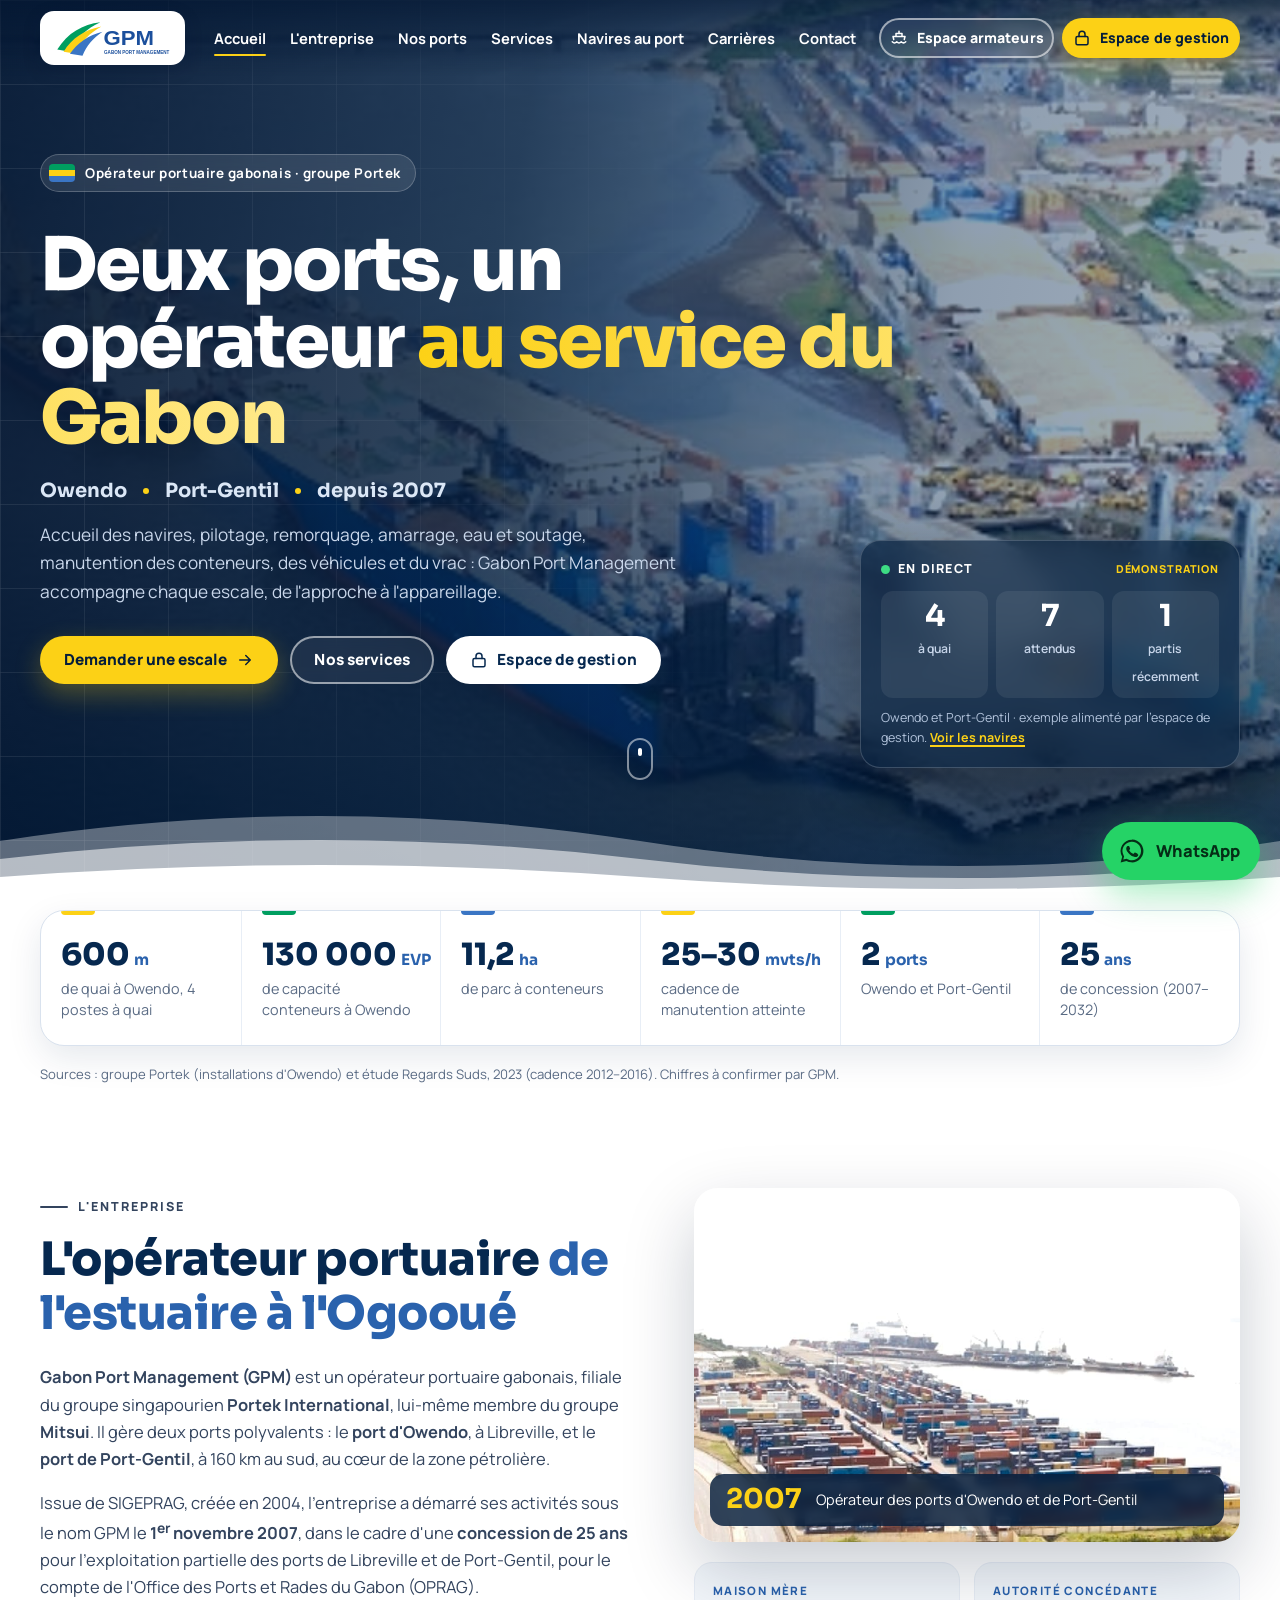
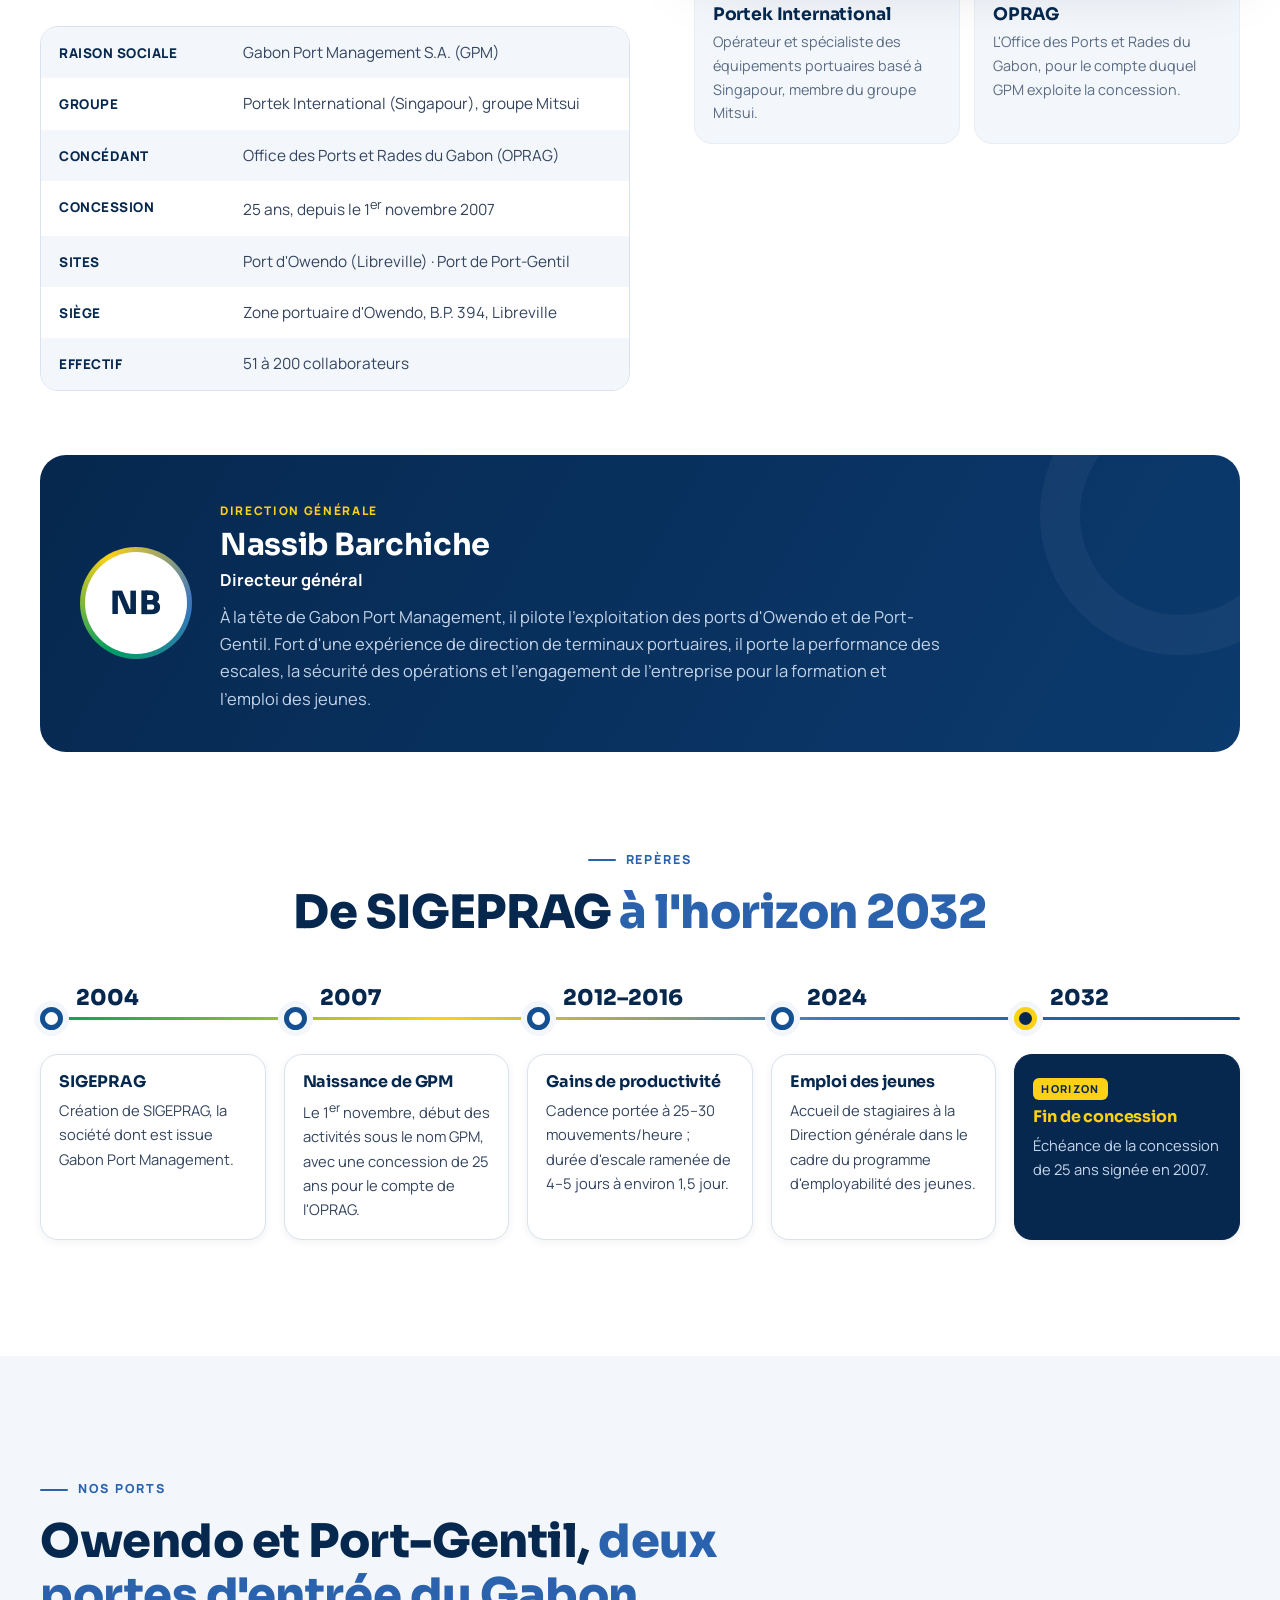
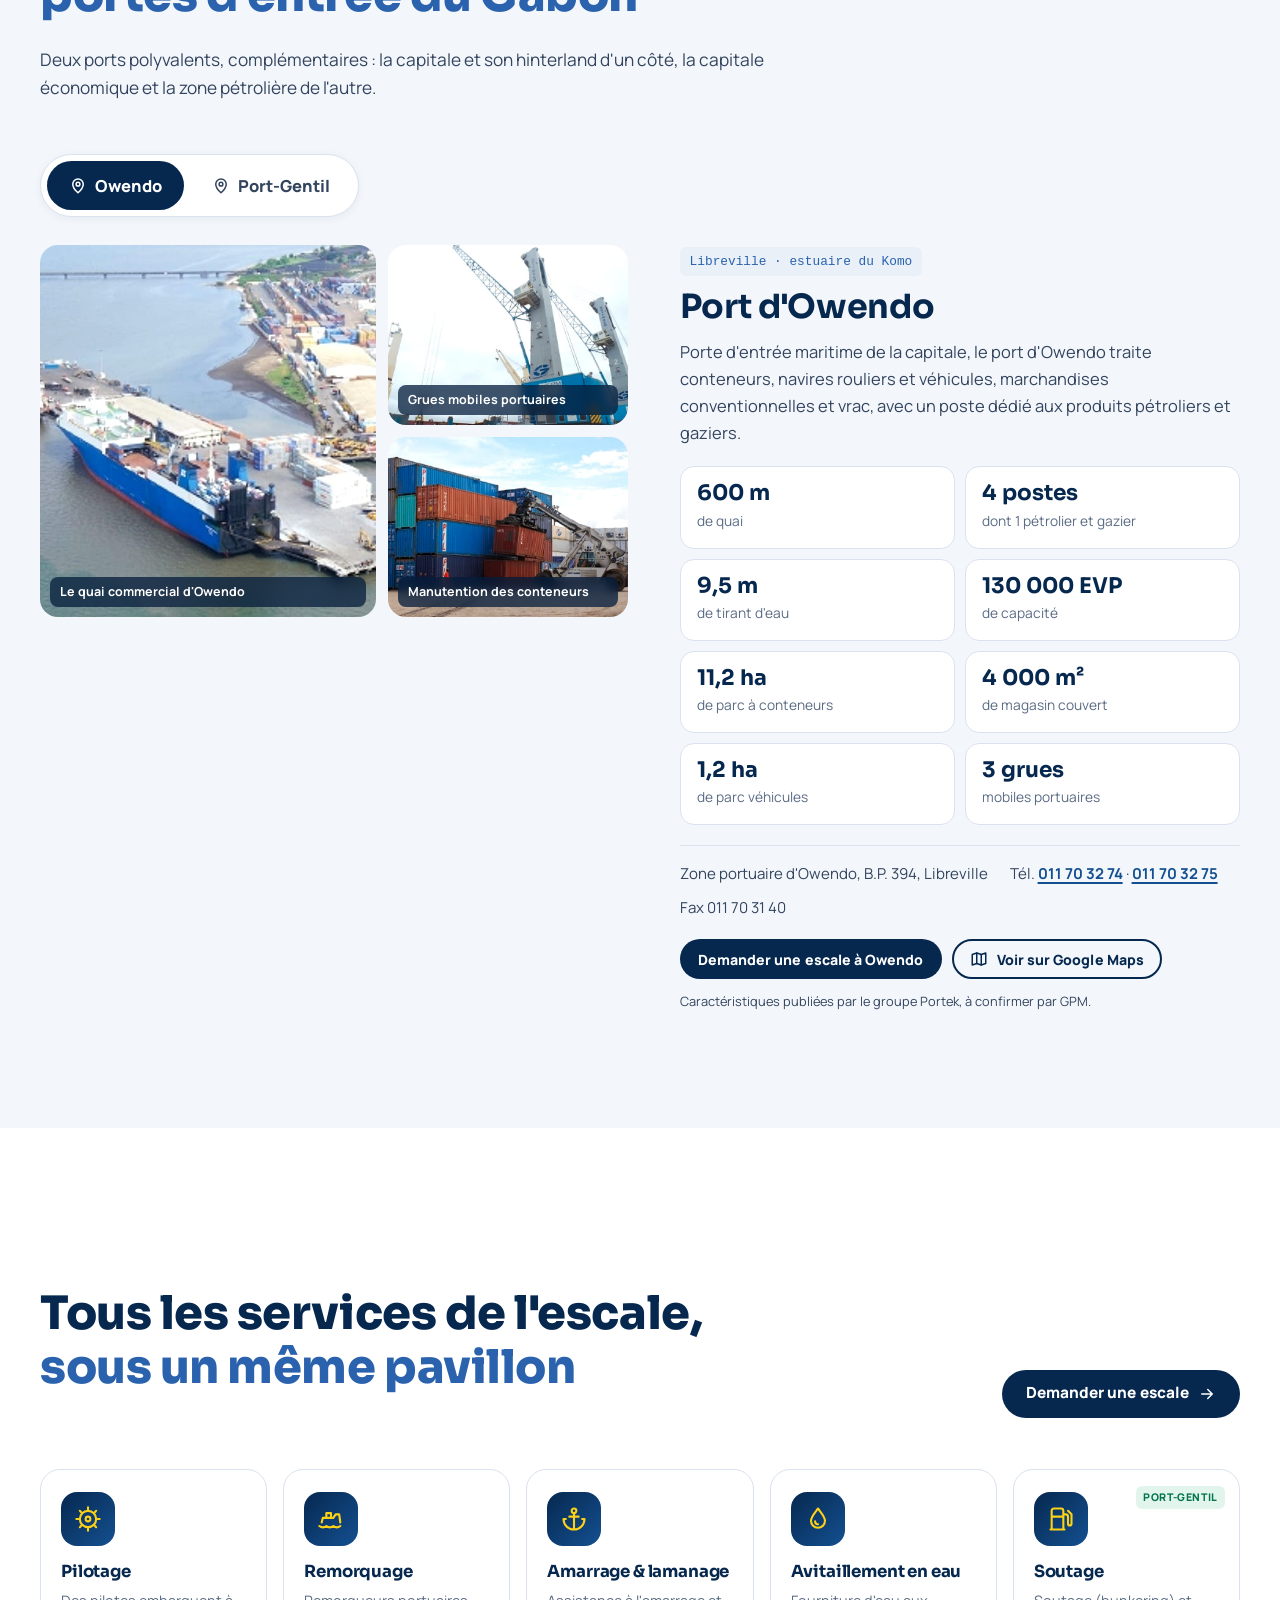
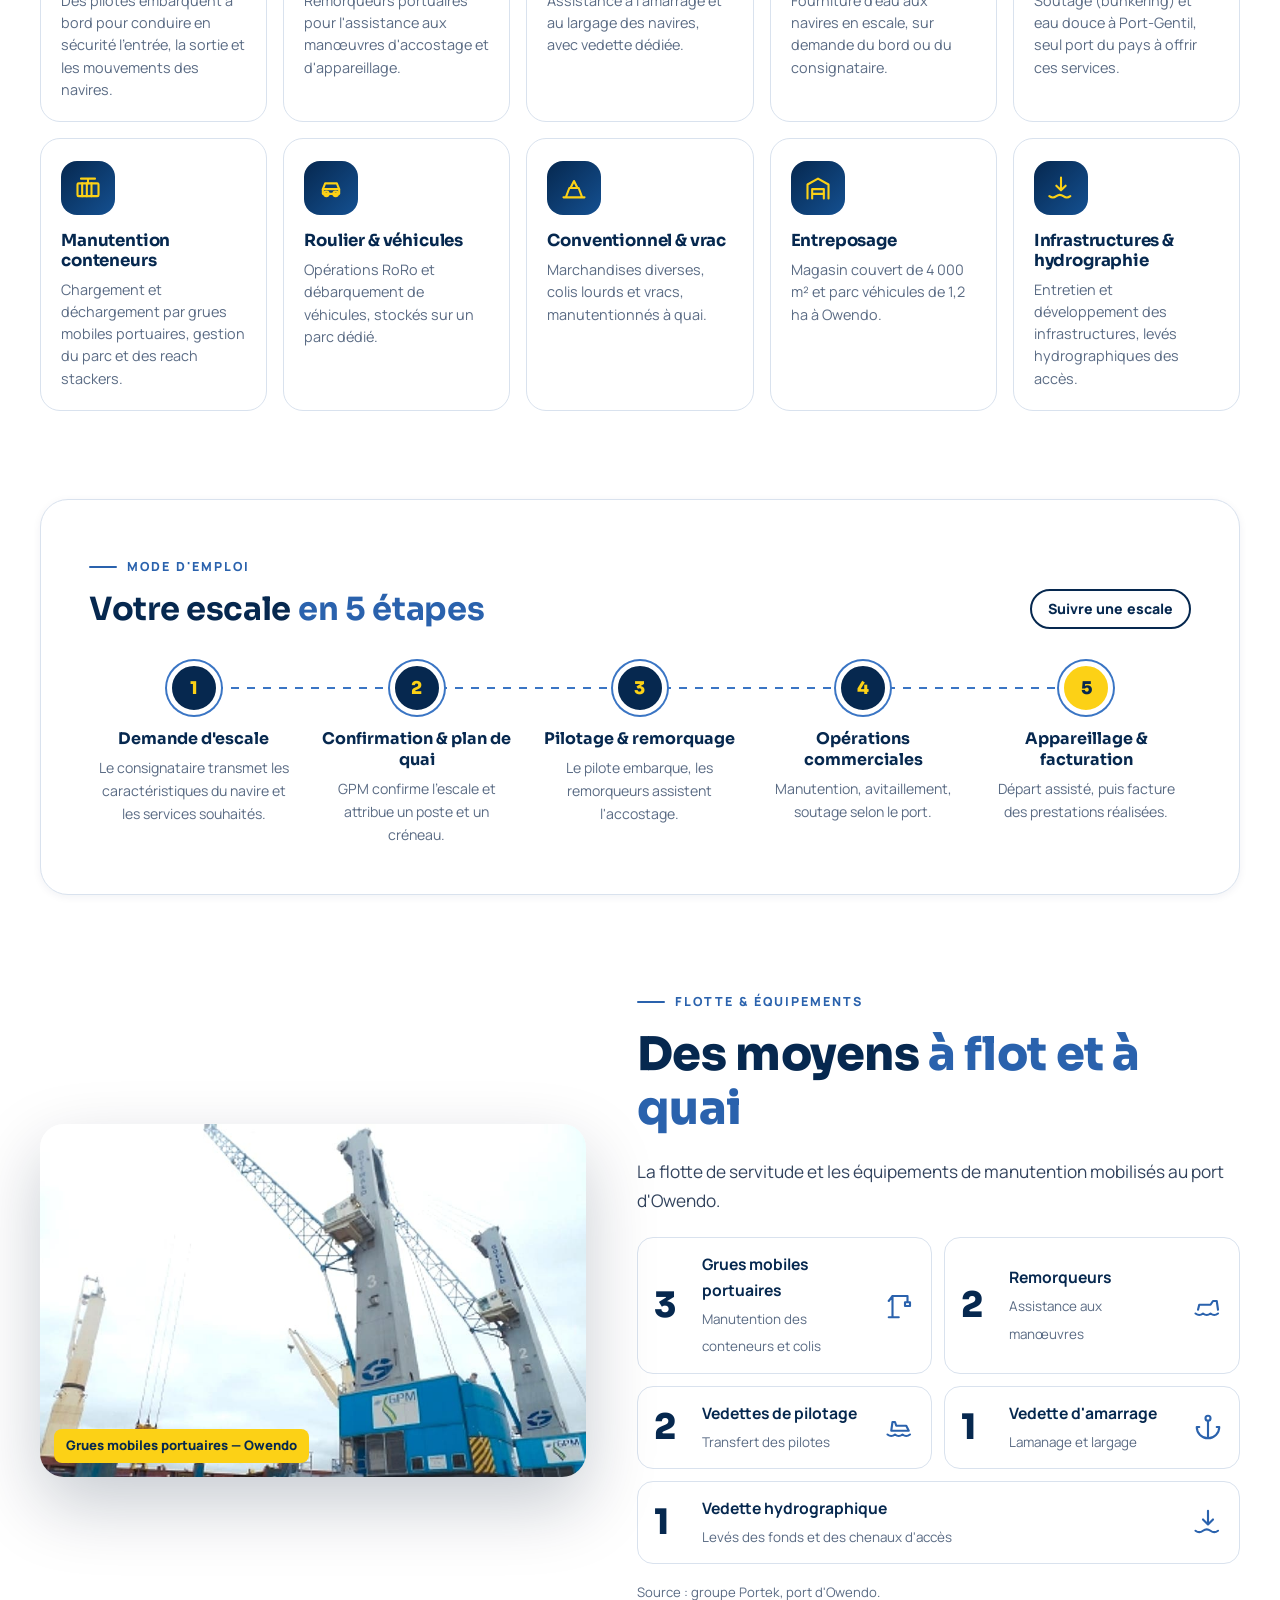
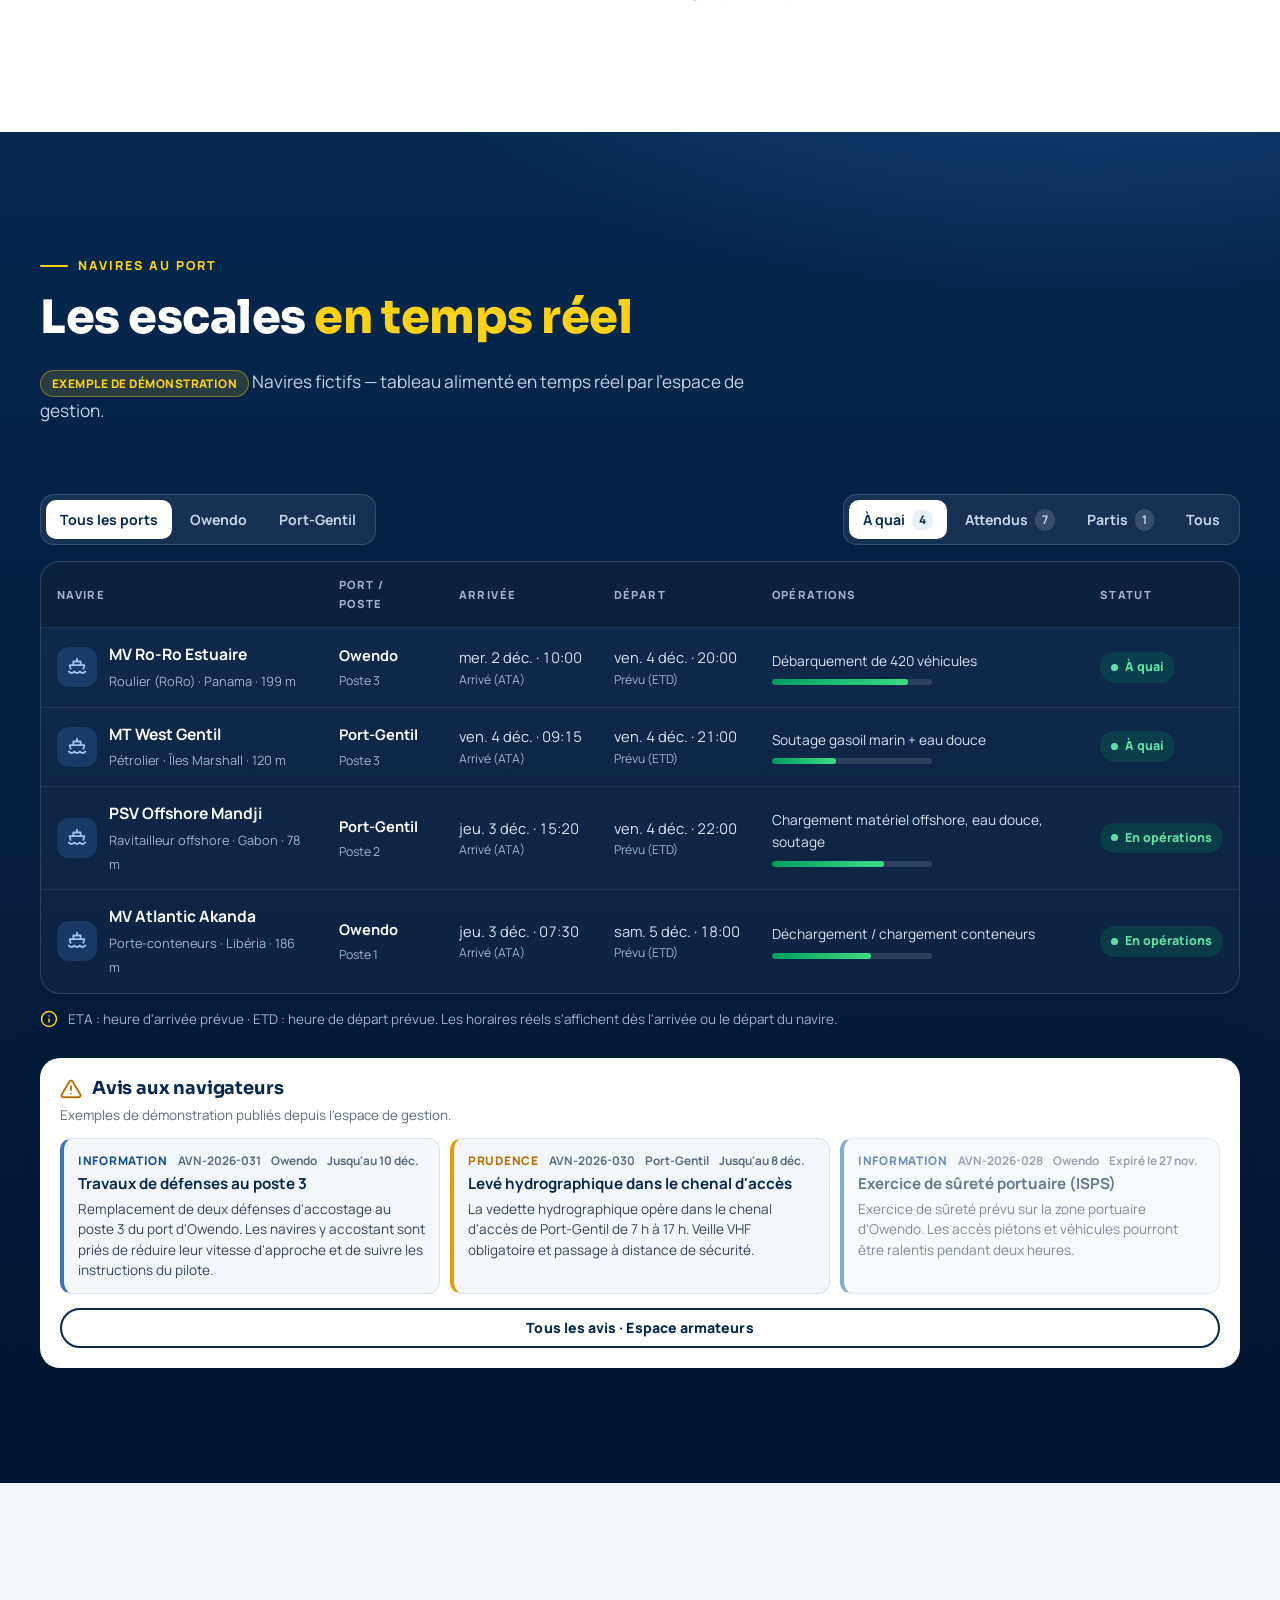
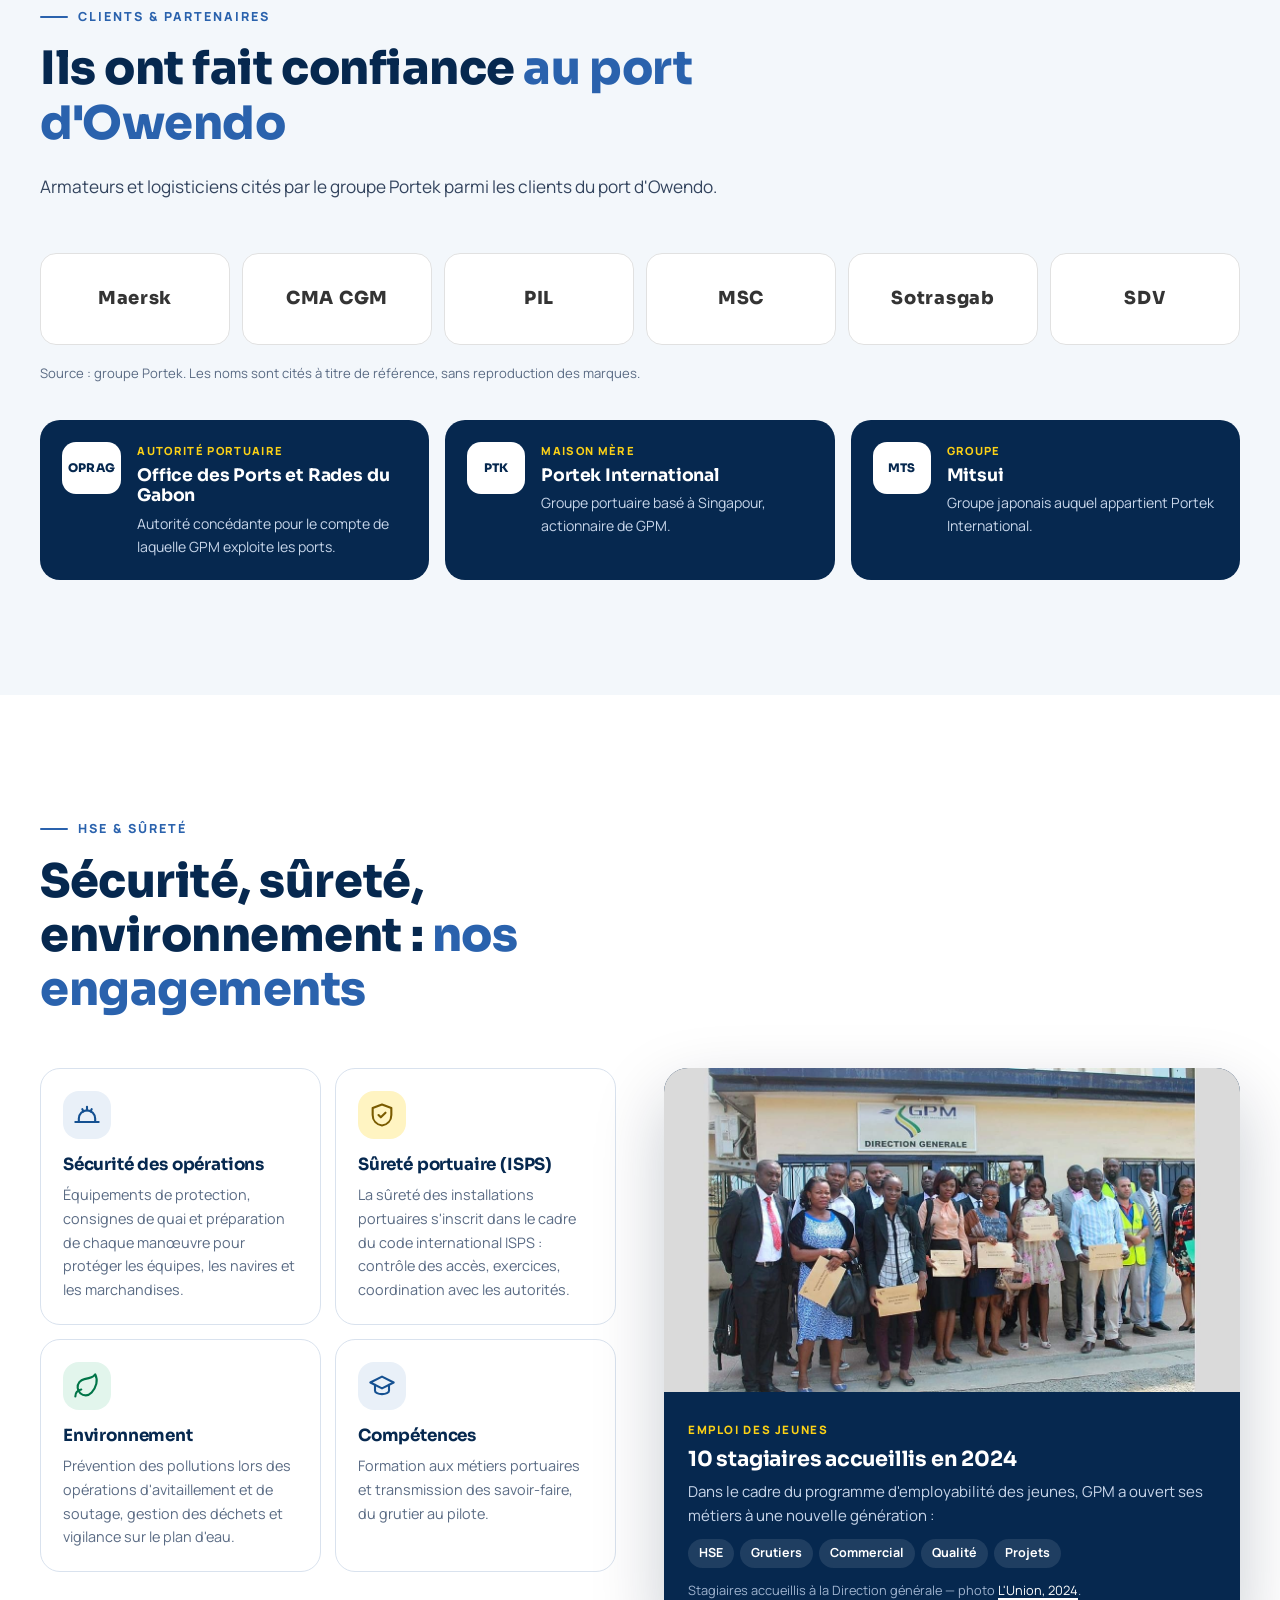
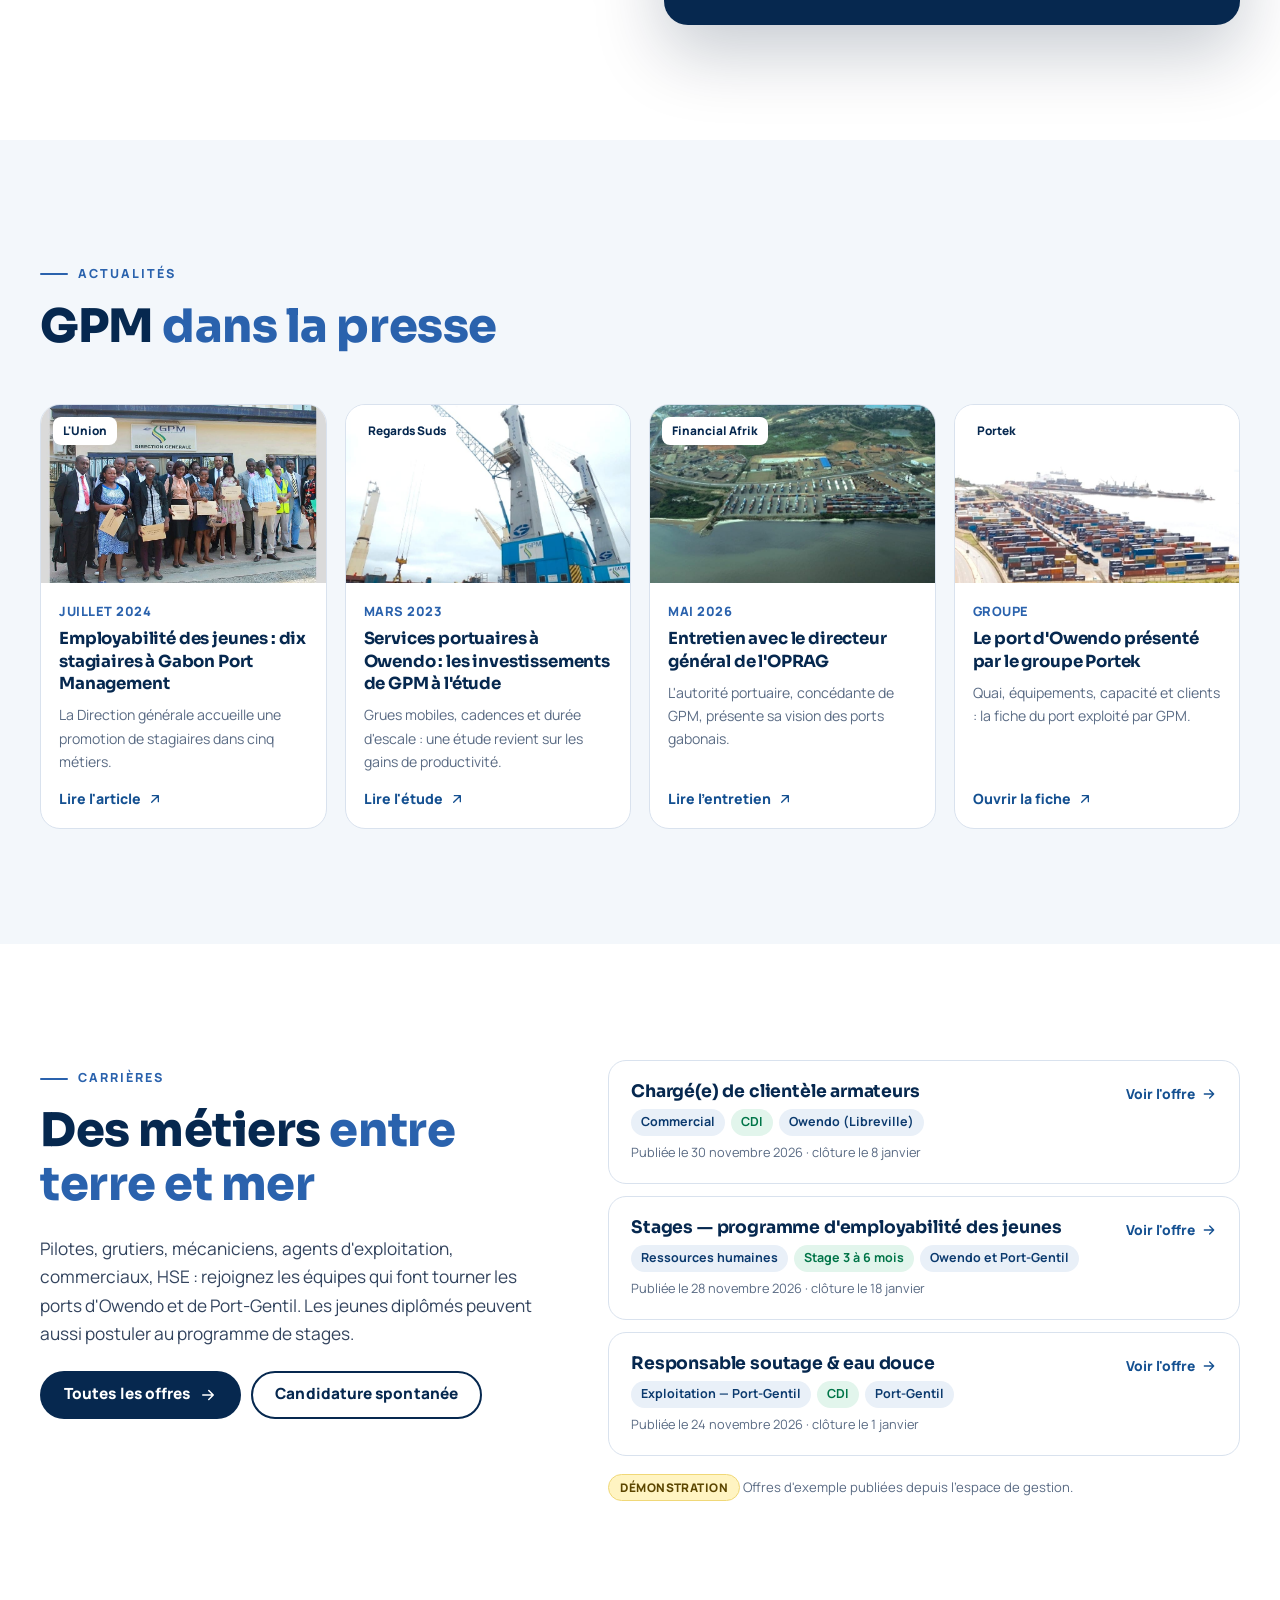
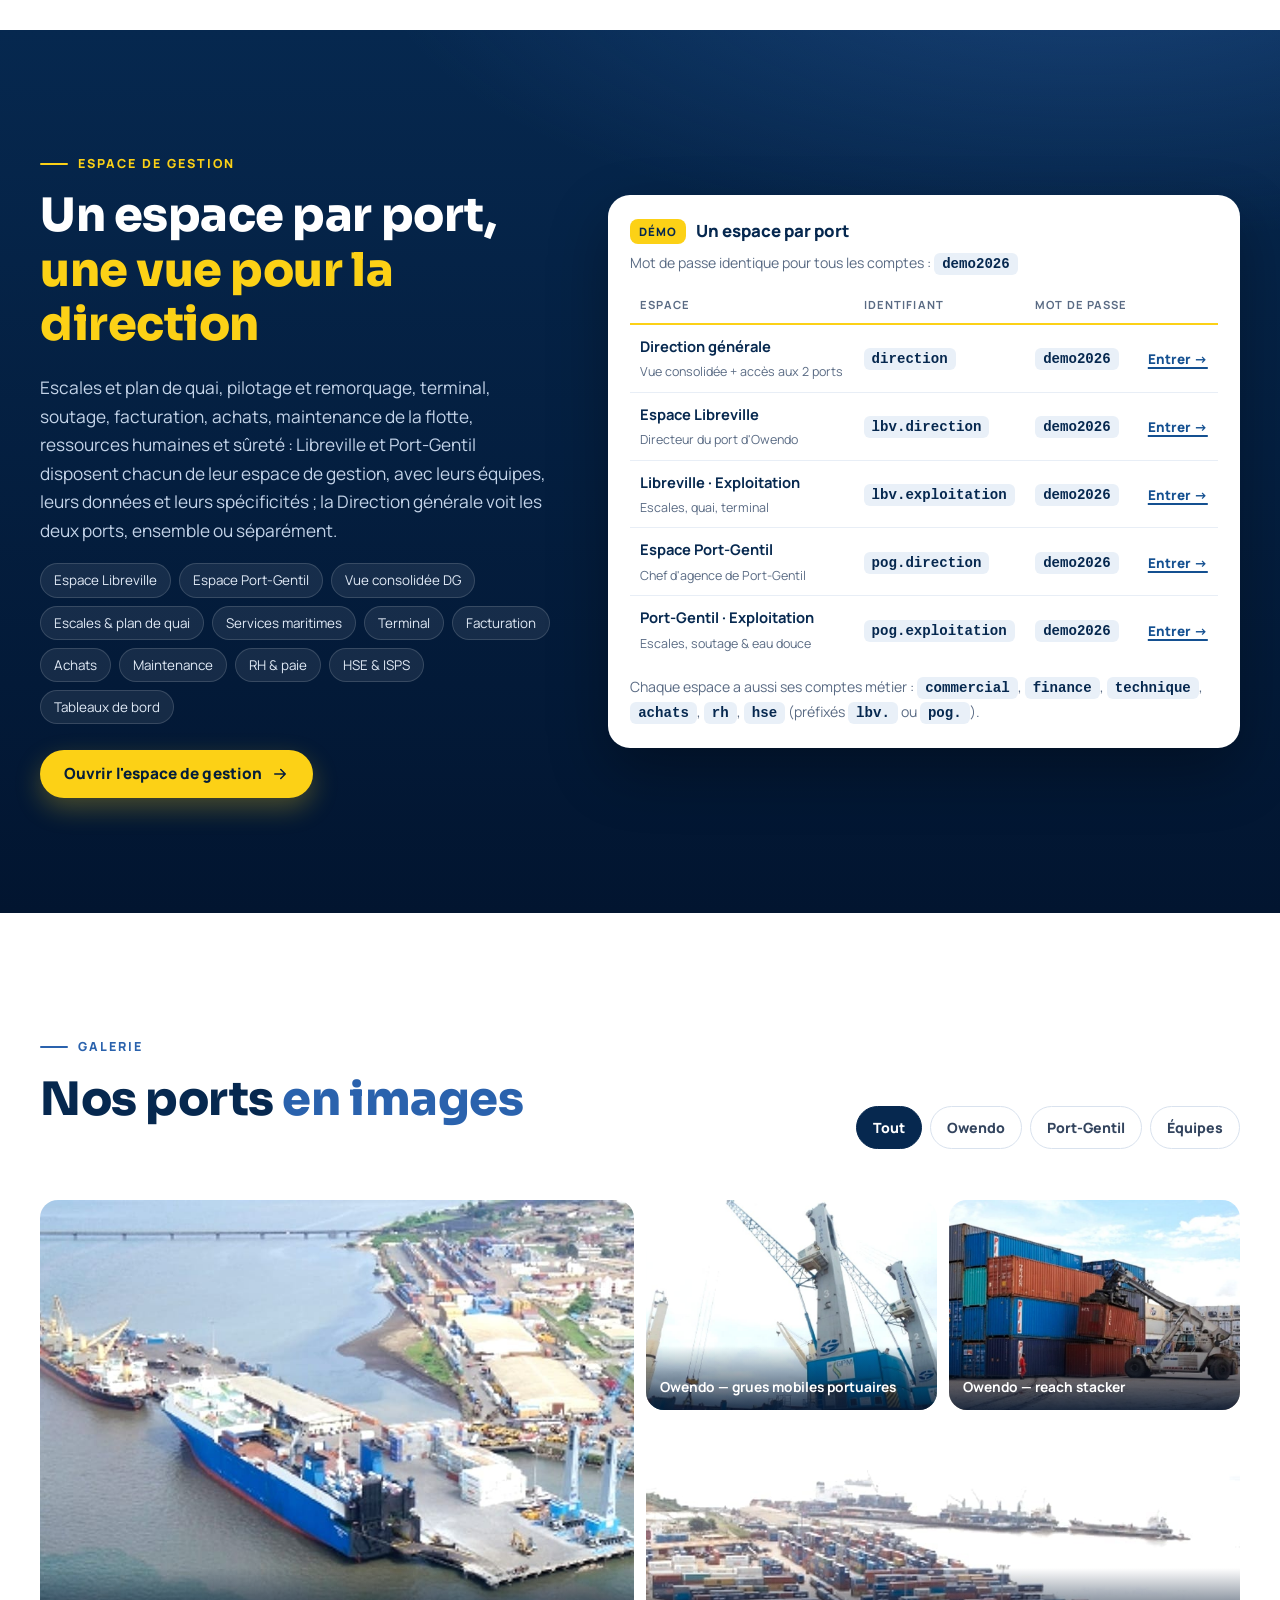
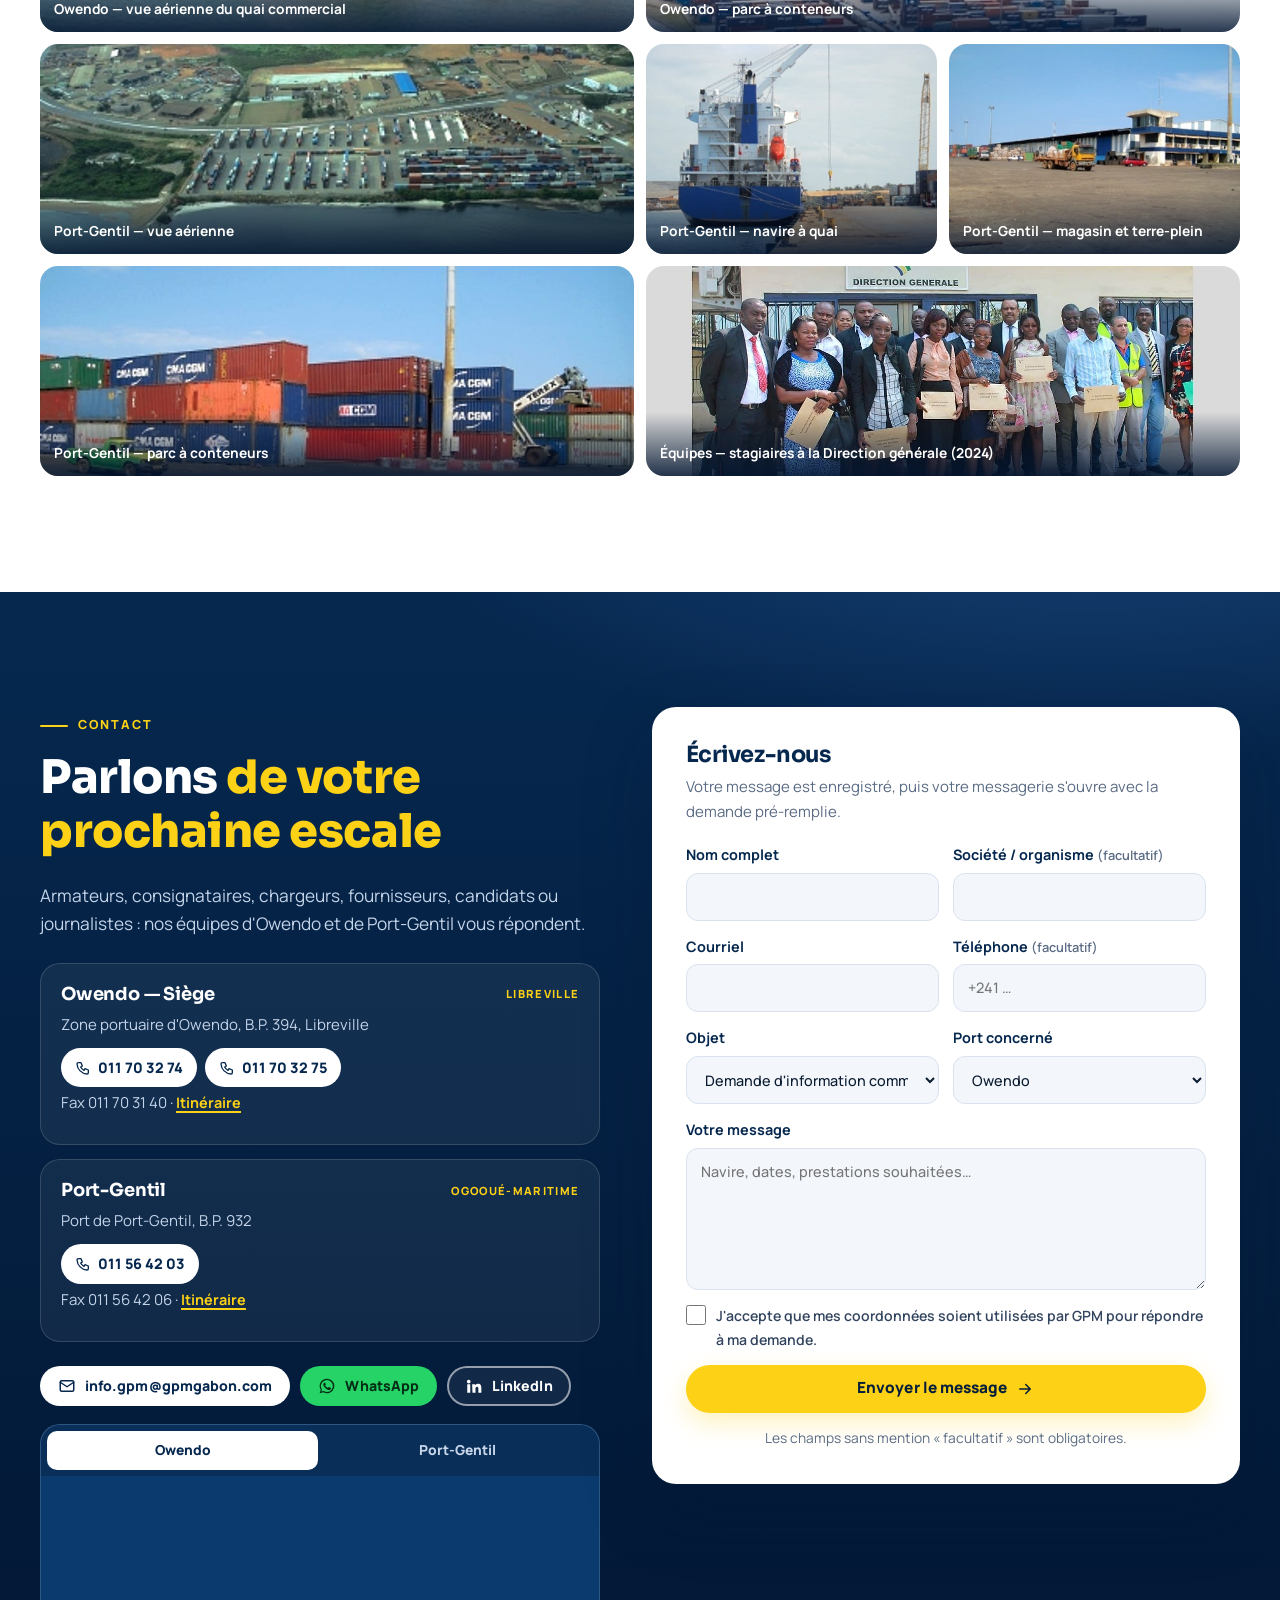
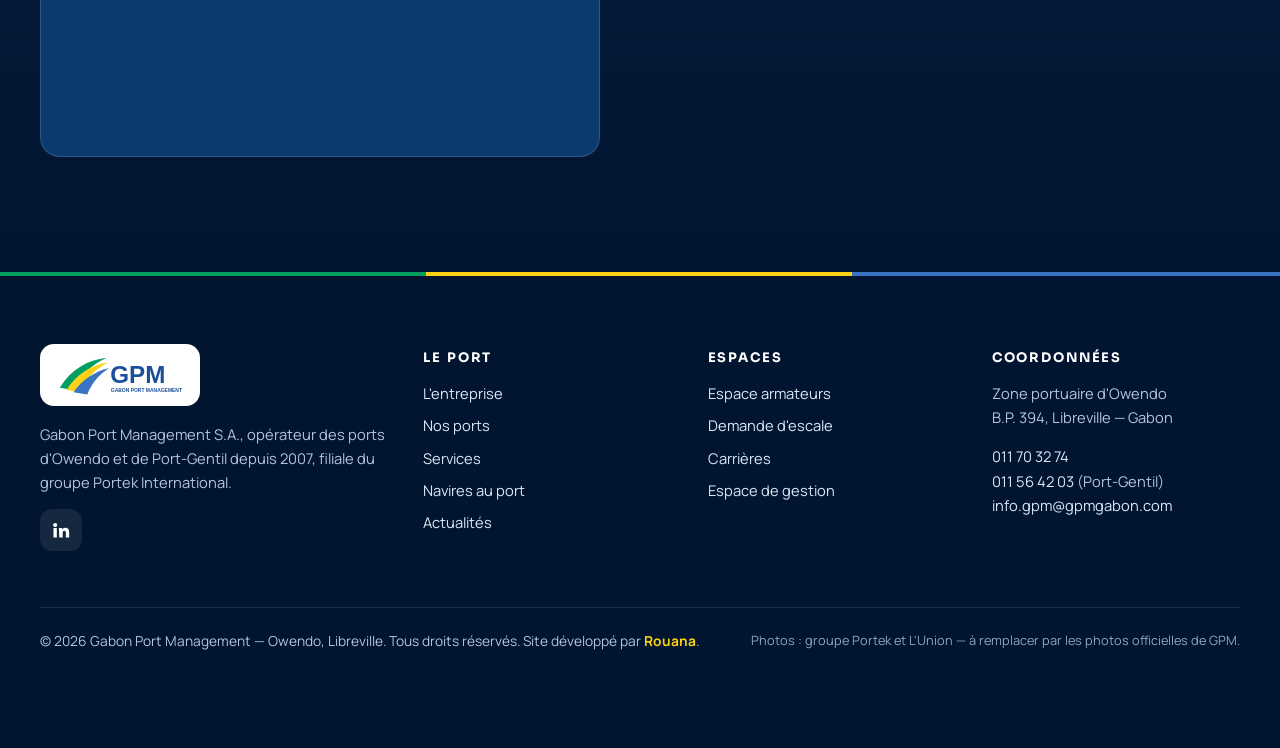
<file: index.html>
<!DOCTYPE html>
<html lang="fr">
<head>
  <meta charset="UTF-8">
  <meta name="viewport" content="width=device-width, initial-scale=1, viewport-fit=cover">
  <title>Gabon Port Management (GPM) — Opérateur des ports d'Owendo et de Port-Gentil</title>
  <meta name="description" content="Gabon Port Management (GPM), filiale du groupe Portek, opère les ports d'Owendo (Libreville) et de Port-Gentil depuis 2007 : pilotage, remorquage, amarrage, eau, soutage, manutention conteneurs, roulier et vrac.">
  <meta name="theme-color" content="#06284f">
  <meta property="og:type" content="website">
  <meta property="og:locale" content="fr_FR">
  <meta property="og:site_name" content="Gabon Port Management">
  <meta property="og:title" content="Gabon Port Management — Deux ports, un opérateur au service du Gabon">
  <meta property="og:description" content="Owendo · Port-Gentil · depuis 2007. Services maritimes, manutention, navires au port et demande d'escale en ligne.">
  <meta property="og:image" content="assets/img/owendo-vue-aerienne.jpg">
  <meta name="twitter:card" content="summary_large_image">
  <link rel="icon" type="image/svg+xml" href="assets/img/icon.svg">
  <link rel="icon" type="image/png" href="assets/img/icon.png">
  <link rel="apple-touch-icon" href="assets/img/icon.png">
  <link rel="preconnect" href="https://fonts.googleapis.com">
  <link rel="preconnect" href="https://fonts.gstatic.com" crossorigin>
  <link href="https://fonts.googleapis.com/css2?family=Sora:wght@600;700;800&family=Manrope:wght@400;500;600;700;800&display=swap" rel="stylesheet">
  <link rel="stylesheet" href="assets/css/style.css">
  <script type="application/ld+json">
  {
    "@context": "https://schema.org",
    "@type": "Organization",
    "name": "Gabon Port Management",
    "alternateName": "GPM",
    "legalName": "Gabon Port Management S.A.",
    "description": "Opérateur des ports d'Owendo (Libreville) et de Port-Gentil, filiale du groupe Portek International.",
    "foundingDate": "2007-11-01",
    "logo": "assets/img/logo.png",
    "email": "info.gpm@gpmgabon.com",
    "telephone": "+241 11 70 32 74",
    "parentOrganization": { "@type": "Organization", "name": "Portek International" },
    "address": { "@type": "PostalAddress", "streetAddress": "Zone portuaire d'Owendo, B.P. 394", "addressLocality": "Libreville", "addressCountry": "GA" },
    "location": [
      { "@type": "Place", "name": "Port d'Owendo", "address": { "@type": "PostalAddress", "addressLocality": "Owendo", "addressCountry": "GA" } },
      { "@type": "Place", "name": "Port de Port-Gentil", "address": { "@type": "PostalAddress", "postOfficeBoxNumber": "932", "addressLocality": "Port-Gentil", "addressCountry": "GA" } }
    ],
    "sameAs": ["https://ga.linkedin.com/company/gabon-port-management"]
  }
  </script>
</head>
<body id="top">
<a class="skip" href="#contenu">Aller au contenu</a>

<!-- ============ EN-TÊTE ============ -->
<header class="header" id="header">
  <div class="container header__inner">
    <a href="#accueil" class="brand" aria-label="Gabon Port Management — accueil">
      <img src="assets/img/logo.svg" alt="Gabon Port Management (GPM)" width="121" height="42">
    </a>
    <nav class="nav" id="nav" aria-label="Navigation principale">
      <a href="#accueil">Accueil</a>
      <a href="#entreprise">L'entreprise</a>
      <a href="#ports">Nos ports</a>
      <a href="#services">Services</a>
      <a href="#navires">Navires au port</a>
      <a href="#carrieres">Carrières</a>
      <a href="#contact">Contact</a>
      <div class="nav__btns">
        <a href="clients.html" class="btn btn--ghost btn--sm"><svg viewBox="0 0 24 24" aria-hidden="true"><path d="M3 17c2 2 4 2 6 0 2 2 4 2 6 0 2 2 4 2 6 0"/><path d="M5 14 4 10h16l-1 4M8 10V6h8v4M12 3v3"/></svg>Espace armateurs</a>
        <a href="espace/index.html" class="btn btn--yellow btn--sm"><svg viewBox="0 0 24 24" aria-hidden="true"><rect x="4" y="10" width="16" height="11" rx="2"/><path d="M8 10V7a4 4 0 0 1 8 0v3"/></svg>Espace de gestion</a>
      </div>
    </nav>
    <a href="espace/index.html" class="btn btn--yellow btn--sm header__cta" aria-label="Espace de gestion"><svg viewBox="0 0 24 24" aria-hidden="true"><rect x="4" y="10" width="16" height="11" rx="2"/><path d="M8 10V7a4 4 0 0 1 8 0v3"/></svg><span>Gestion</span></a>
    <button class="burger" id="burger" type="button" aria-label="Ouvrir le menu" aria-expanded="false" aria-controls="nav"><span></span><span></span><span></span></button>
  </div>
</header>

<main id="contenu">

<!-- ============ HÉRO ============ -->
<section class="hero" id="accueil">
  <div class="hero__bg" style="background-image:url('assets/img/owendo-vue-aerienne.jpg')" role="img" aria-label="Vue aérienne du port d'Owendo : navire roulier à quai et grues mobiles"></div>
  <div class="hero__overlay"></div>
  <div class="hero__grid" aria-hidden="true"></div>
  <div class="container hero__content">
    <p class="hero__badge reveal"><span class="hero__flag" aria-hidden="true"><i></i><i></i><i></i></span><span>Opérateur portuaire gabonais · groupe Portek</span></p>
    <h1 class="hero__title reveal">Deux ports, un opérateur <em>au service du Gabon</em></h1>
    <p class="hero__sites reveal"><span>Owendo</span><span>Port-Gentil</span><span>depuis 2007</span></p>
    <p class="hero__lead reveal">Accueil des navires, pilotage, remorquage, amarrage, eau et soutage, manutention des conteneurs, des véhicules et du vrac : Gabon Port Management accompagne chaque escale, de l'approche à l'appareillage.</p>
    <div class="hero__actions reveal">
      <a href="clients.html#demande" class="btn btn--yellow">Demander une escale <svg viewBox="0 0 24 24" aria-hidden="true"><path d="M5 12h14M13 6l6 6-6 6"/></svg></a>
      <a href="#services" class="btn btn--ghost">Nos services</a>
      <a href="espace/index.html" class="btn btn--white"><svg viewBox="0 0 24 24" aria-hidden="true"><rect x="4" y="10" width="16" height="11" rx="2"/><path d="M8 10V7a4 4 0 0 1 8 0v3"/></svg>Espace de gestion</a>
    </div>
  </div>
  <aside class="hero__live reveal" aria-label="Activité des ports (démonstration)">
    <div class="live__head"><span class="live__dot">En direct</span><small>Démonstration</small></div>
    <div class="live__stats">
      <a href="#navires" data-goto="quai"><b id="live-quai">–</b><span>à quai</span></a>
      <a href="#navires" data-goto="attendus"><b id="live-attendus">–</b><span>attendus</span></a>
      <a href="#navires" data-goto="partis"><b id="live-partis">–</b><span>partis récemment</span></a>
    </div>
    <p class="live__foot">Owendo et Port-Gentil · exemple alimenté par l'espace de gestion. <a href="#navires">Voir les navires</a></p>
  </aside>
  <div class="waves" aria-hidden="true">
    <svg class="w1" viewBox="0 0 2880 110" preserveAspectRatio="none"><path fill="#ffffff" d="M0 50 Q 360 0 720 50 T 1440 50 T 2160 50 T 2880 50 V110 H0Z"/></svg>
    <svg class="w2" viewBox="0 0 2880 110" preserveAspectRatio="none"><path fill="#ffffff" d="M0 68 Q 360 30 720 68 T 1440 68 T 2160 68 T 2880 68 V110 H0Z"/></svg>
    <svg class="w3" viewBox="0 0 2880 110" preserveAspectRatio="none"><path fill="#ffffff" d="M0 86 Q 360 62 720 86 T 1440 86 T 2160 86 T 2880 86 V110 H0Z"/></svg>
  </div>
  <span class="hero__scroll" aria-hidden="true"></span>
</section>

<!-- ============ CHIFFRES CLÉS ============ -->
<section class="kpis" aria-label="Chiffres clés">
  <div class="container">
    <div class="kpis__grid reveal">
      <div class="kpi"><div class="kpi__value"><span data-count="600">0</span><small>m</small></div><p class="kpi__label">de quai à Owendo, 4 postes à quai</p></div>
      <div class="kpi"><div class="kpi__value"><span data-count="130000">0</span><small>EVP</small></div><p class="kpi__label">de capacité conteneurs à Owendo</p></div>
      <div class="kpi"><div class="kpi__value"><span data-count="11.2" data-decimals="1">0</span><small>ha</small></div><p class="kpi__label">de parc à conteneurs</p></div>
      <div class="kpi"><div class="kpi__value"><span data-count="30" data-prefix="25–">0</span><small>mvts/h</small></div><p class="kpi__label">cadence de manutention atteinte</p></div>
      <div class="kpi"><div class="kpi__value"><span data-count="2">0</span><small>ports</small></div><p class="kpi__label">Owendo et Port-Gentil</p></div>
      <div class="kpi"><div class="kpi__value"><span data-count="25">0</span><small>ans</small></div><p class="kpi__label">de concession (2007–2032)</p></div>
    </div>
    <p class="src">Sources : groupe Portek (installations d'Owendo) et étude Regards Suds, 2023 (cadence 2012–2016). Chiffres à confirmer par GPM.</p>
  </div>
</section>

<!-- ============ L'ENTREPRISE ============ -->
<section class="section" id="entreprise">
  <div class="container">
    <div class="about">
      <div class="about__text">
        <p class="eyebrow reveal">L'entreprise</p>
        <h2 class="title reveal">L'opérateur portuaire <em>de l'estuaire à l'Ogooué</em></h2>
        <p class="reveal"><strong>Gabon Port Management (GPM)</strong> est un opérateur portuaire gabonais, filiale du groupe singapourien <strong>Portek International</strong>, lui-même membre du groupe <strong>Mitsui</strong>. Il gère deux ports polyvalents : le <strong>port d'Owendo</strong>, à Libreville, et le <strong>port de Port-Gentil</strong>, à 160 km au sud, au cœur de la zone pétrolière.</p>
        <p class="reveal">Issue de SIGEPRAG, créée en 2004, l'entreprise a démarré ses activités sous le nom GPM le <strong>1<sup>er</sup> novembre 2007</strong>, dans le cadre d'une <strong>concession de 25 ans</strong> pour l'exploitation partielle des ports de Libreville et de Port-Gentil, pour le compte de l'Office des Ports et Rades du Gabon (OPRAG).</p>
        <dl class="fiche reveal">
          <div><dt>Raison sociale</dt><dd>Gabon Port Management S.A. (GPM)</dd></div>
          <div><dt>Groupe</dt><dd>Portek International (Singapour), groupe Mitsui</dd></div>
          <div><dt>Concédant</dt><dd>Office des Ports et Rades du Gabon (OPRAG)</dd></div>
          <div><dt>Concession</dt><dd>25 ans, depuis le 1<sup>er</sup> novembre 2007</dd></div>
          <div><dt>Sites</dt><dd>Port d'Owendo (Libreville) · Port de Port-Gentil</dd></div>
          <div><dt>Siège</dt><dd>Zone portuaire d'Owendo, B.P. 394, Libreville</dd></div>
          <div><dt>Effectif</dt><dd>51 à 200 collaborateurs</dd></div>
        </dl>
      </div>
      <div class="about__side">
        <figure class="about__media reveal">
          <img src="assets/img/owendo-parc-conteneurs.jpg" alt="Parc à conteneurs du port d'Owendo exploité par GPM" width="912" height="590" loading="lazy">
          <figcaption><strong>2007</strong><span>Opérateur des ports d'Owendo et de Port-Gentil</span></figcaption>
        </figure>
        <div class="groupe">
          <article class="reveal"><small>Maison mère</small><h3>Portek International</h3><p>Opérateur et spécialiste des équipements portuaires basé à Singapour, membre du groupe Mitsui.</p></article>
          <article class="reveal"><small>Autorité concédante</small><h3>OPRAG</h3><p>L'Office des Ports et Rades du Gabon, pour le compte duquel GPM exploite la concession.</p></article>
        </div>
      </div>
    </div>

    <article class="dg reveal" aria-label="Direction générale">
      <div class="dg__avatar" aria-hidden="true"><span>NB</span><!-- Photo du DG : ajouter <img src="assets/img/dg-nassib-barchiche.jpg" alt=""> dès réception --></div>
      <div>
        <small>Direction générale</small>
        <h3>Nassib Barchiche</h3>
        <span class="dg__role">Directeur général</span>
        <p>À la tête de Gabon Port Management, il pilote l'exploitation des ports d'Owendo et de Port-Gentil. Fort d'une expérience de direction de terminaux portuaires, il porte la performance des escales, la sécurité des opérations et l'engagement de l'entreprise pour la formation et l'emploi des jeunes.</p>
      </div>
    </article>

    <div class="histoire">
      <div class="section__head section__head--center">
        <p class="eyebrow reveal">Repères</p>
        <h2 class="title reveal">De SIGEPRAG <em>à l'horizon 2032</em></h2>
      </div>
      <ol class="timeline">
        <li class="tl reveal"><span class="tl__year">2004</span><div class="tl__card"><h4>SIGEPRAG</h4><p>Création de SIGEPRAG, la société dont est issue Gabon Port Management.</p></div></li>
        <li class="tl reveal"><span class="tl__year">2007</span><div class="tl__card"><h4>Naissance de GPM</h4><p>Le 1<sup>er</sup> novembre, début des activités sous le nom GPM, avec une concession de 25 ans pour le compte de l'OPRAG.</p></div></li>
        <li class="tl reveal"><span class="tl__year">2012–2016</span><div class="tl__card"><h4>Gains de productivité</h4><p>Cadence portée à 25–30 mouvements/heure ; durée d'escale ramenée de 4–5 jours à environ 1,5 jour.</p></div></li>
        <li class="tl reveal"><span class="tl__year">2024</span><div class="tl__card"><h4>Emploi des jeunes</h4><p>Accueil de stagiaires à la Direction générale dans le cadre du programme d'employabilité des jeunes.</p></div></li>
        <li class="tl tl--goal reveal"><span class="tl__year">2032</span><div class="tl__card"><span class="tl__flag">Horizon</span><h4>Fin de concession</h4><p>Échéance de la concession de 25 ans signée en 2007.</p></div></li>
      </ol>
    </div>
  </div>
</section>

<!-- ============ NOS PORTS ============ -->
<section class="section section--paper" id="ports">
  <div class="container">
    <div class="section__head">
      <p class="eyebrow reveal">Nos ports</p>
      <h2 class="title reveal">Owendo et Port-Gentil, <em>deux portes d'entrée du Gabon</em></h2>
      <p class="lead reveal">Deux ports polyvalents, complémentaires : la capitale et son hinterland d'un côté, la capitale économique et la zone pétrolière de l'autre.</p>
    </div>

    <div class="tabs reveal" role="tablist" aria-label="Choisir un port" data-tabs>
      <button type="button" role="tab" id="tab-owe" aria-controls="port-owe" aria-selected="true"><svg viewBox="0 0 24 24" aria-hidden="true"><path d="M12 21s-7-6.2-7-11.5A7 7 0 0 1 19 9.5C19 14.8 12 21 12 21z"/><circle cx="12" cy="9.5" r="2.5"/></svg>Owendo</button>
      <button type="button" role="tab" id="tab-pog" aria-controls="port-pog" aria-selected="false" tabindex="-1"><svg viewBox="0 0 24 24" aria-hidden="true"><path d="M12 21s-7-6.2-7-11.5A7 7 0 0 1 19 9.5C19 14.8 12 21 12 21z"/><circle cx="12" cy="9.5" r="2.5"/></svg>Port-Gentil</button>
    </div>

    <div class="port" id="port-owe" role="tabpanel" aria-labelledby="tab-owe">
      <div class="port__media">
        <figure><img src="assets/img/owendo-vue-aerienne.jpg" alt="Vue aérienne du port d'Owendo avec un navire roulier à quai" width="912" height="590" loading="lazy"><figcaption>Le quai commercial d'Owendo</figcaption></figure>
        <figure><img src="assets/img/owendo-grues-mobiles.jpg" alt="Grues mobiles portuaires siglées GPM" width="912" height="590" loading="lazy"><figcaption>Grues mobiles portuaires</figcaption></figure>
        <figure><img src="assets/img/owendo-reach-stacker.jpg" alt="Reach stacker manipulant un conteneur à Owendo" width="912" height="590" loading="lazy"><figcaption>Manutention des conteneurs</figcaption></figure>
      </div>
      <div class="port__body">
        <span class="port__coord">Libreville · estuaire du Komo</span>
        <h3>Port d'Owendo</h3>
        <p>Porte d'entrée maritime de la capitale, le port d'Owendo traite conteneurs, navires rouliers et véhicules, marchandises conventionnelles et vrac, avec un poste dédié aux produits pétroliers et gaziers.</p>
        <ul class="specs">
          <li><b>600 m</b><span>de quai</span></li>
          <li><b>4 postes</b><span>dont 1 pétrolier et gazier</span></li>
          <li><b>9,5 m</b><span>de tirant d'eau</span></li>
          <li><b>130 000 EVP</b><span>de capacité</span></li>
          <li><b>11,2 ha</b><span>de parc à conteneurs</span></li>
          <li><b>4 000 m²</b><span>de magasin couvert</span></li>
          <li><b>1,2 ha</b><span>de parc véhicules</span></li>
          <li><b>3 grues</b><span>mobiles portuaires</span></li>
        </ul>
        <div class="port__contact">
          <span>Zone portuaire d'Owendo, B.P. 394, Libreville</span>
          <span>Tél. <a href="tel:+24111703274">011 70 32 74</a> · <a href="tel:+24111703275">011 70 32 75</a></span>
          <span>Fax 011 70 31 40</span>
        </div>
        <div class="port__actions">
          <a class="btn btn--navy btn--sm" href="clients.html#demande">Demander une escale à Owendo</a>
          <a class="btn btn--outline btn--sm" href="https://www.google.com/maps/search/?api=1&amp;query=Port+d%27Owendo" target="_blank" rel="noopener"><svg viewBox="0 0 24 24" aria-hidden="true"><path d="M9 4 3 6v14l6-2 6 2 6-2V4l-6 2z"/><path d="M9 4v14M15 6v14"/></svg>Voir sur Google Maps</a>
        </div>
        <p class="port__src">Caractéristiques publiées par le groupe Portek, à confirmer par GPM.</p>
      </div>
    </div>

    <div class="port" id="port-pog" role="tabpanel" aria-labelledby="tab-pog" hidden>
      <div class="port__media">
        <figure><img src="assets/img/port-gentil-vue-aerienne.jpg" alt="Vue aérienne du quai commercial et du parc à conteneurs de Port-Gentil" width="912" height="590" loading="lazy"><figcaption>Le port de Port-Gentil vu du ciel</figcaption></figure>
        <figure><img src="assets/img/port-gentil-navire-quai.jpg" alt="Navire à quai au port de Port-Gentil" width="912" height="590" loading="lazy"><figcaption>Navire à quai</figcaption></figure>
        <figure><img src="assets/img/port-gentil-magasin.jpg" alt="Magasin couvert et terre-plein du port de Port-Gentil" width="912" height="590" loading="lazy"><figcaption>Magasin et terre-plein</figcaption></figure>
      </div>
      <div class="port__body">
        <span class="port__coord">Ogooué-Maritime · île Mandji</span>
        <h3>Port de Port-Gentil</h3>
        <p>À 160 km au sud de Libreville, au cœur de la capitale économique du pays, le port de Port-Gentil accompagne les activités pétrolières et offshore autant que le commerce maritime de la région.</p>
        <div class="port__exclu">
          <svg viewBox="0 0 24 24" aria-hidden="true"><path d="M4 21V5a2 2 0 0 1 2-2h6a2 2 0 0 1 2 2v16M3 21h12M4 10h10M14 8h2a2 2 0 0 1 2 2v6a1.5 1.5 0 0 0 3 0V8l-3-3"/></svg>
          <div><b>Soutage et eau douce : une exclusivité</b><span>Port-Gentil est le seul port du pays à proposer les services de soutage (bunkering) et d'eau douce aux navires.</span></div>
        </div>
        <ul class="specs specs--text">
          <li><svg viewBox="0 0 24 24" aria-hidden="true"><path d="M5 12l5 5 9-10"/></svg><div><b>Zone pétrolière</b><span>Au service des opérateurs pétroliers et de leurs navires.</span></div></li>
          <li><svg viewBox="0 0 24 24" aria-hidden="true"><path d="M5 12l5 5 9-10"/></svg><div><b>Offshore</b><span>Escales des navires de ravitaillement des plateformes.</span></div></li>
          <li><svg viewBox="0 0 24 24" aria-hidden="true"><path d="M5 12l5 5 9-10"/></svg><div><b>Port polyvalent</b><span>Conteneurs, marchandises conventionnelles, entreposage.</span></div></li>
          <li><svg viewBox="0 0 24 24" aria-hidden="true"><path d="M5 12l5 5 9-10"/></svg><div><b>Services maritimes</b><span>Pilotage, remorquage, amarrage, avitaillement.</span></div></li>
        </ul>
        <div class="port__contact">
          <span>Port de Port-Gentil, B.P. 932</span>
          <span>Tél. <a href="tel:+24111564203">011 56 42 03</a></span>
          <span>Fax 011 56 42 06</span>
        </div>
        <div class="port__actions">
          <a class="btn btn--navy btn--sm" href="clients.html#demande">Demander une escale à Port-Gentil</a>
          <a class="btn btn--outline btn--sm" href="https://www.google.com/maps/search/?api=1&amp;query=Port+de+Port-Gentil" target="_blank" rel="noopener"><svg viewBox="0 0 24 24" aria-hidden="true"><path d="M9 4 3 6v14l6-2 6 2 6-2V4l-6 2z"/><path d="M9 4v14M15 6v14"/></svg>Voir sur Google Maps</a>
        </div>
      </div>
    </div>
  </div>
</section>

<!-- ============ SERVICES ============ -->
<section class="section" id="services">
  <div class="container">
    <div class="section__head section__head--row">
      <div>
        <p class="eyebrow reveal">Services</p>
        <h2 class="title reveal">Tous les services de l'escale, <em>sous un même pavillon</em></h2>
      </div>
      <a href="clients.html#demande" class="btn btn--navy reveal">Demander une escale <svg viewBox="0 0 24 24" aria-hidden="true"><path d="M5 12h14M13 6l6 6-6 6"/></svg></a>
    </div>

    <div class="svc">
      <article class="svc__card reveal"><span class="svc__ico"><svg viewBox="0 0 24 24" aria-hidden="true"><circle cx="12" cy="12" r="7"/><circle cx="12" cy="12" r="2"/><path d="M12 2v3M12 19v3M2 12h3M19 12h3M5 5l2 2M17 17l2 2M19 5l-2 2M7 17l-2 2"/></svg></span><h3>Pilotage</h3><p>Des pilotes embarquent à bord pour conduire en sécurité l'entrée, la sortie et les mouvements des navires.</p></article>
      <article class="svc__card reveal"><span class="svc__ico"><svg viewBox="0 0 24 24" aria-hidden="true"><path d="M2 18c2 1.6 4 1.6 6 0 2 1.6 4 1.6 6 0 2 1.6 4 1.6 6 0"/><path d="M4 15l1-4h9l2-3h3l1 7"/><path d="M8 11V7h4v4"/></svg></span><h3>Remorquage</h3><p>Remorqueurs portuaires pour l'assistance aux manœuvres d'accostage et d'appareillage.</p></article>
      <article class="svc__card reveal"><span class="svc__ico"><svg viewBox="0 0 24 24" aria-hidden="true"><circle cx="12" cy="5" r="2"/><path d="M12 7v14M5 12H3a9 9 0 0 0 18 0h-2M8 10h8"/></svg></span><h3>Amarrage &amp; lamanage</h3><p>Assistance à l'amarrage et au largage des navires, avec vedette dédiée.</p></article>
      <article class="svc__card reveal"><span class="svc__ico"><svg viewBox="0 0 24 24" aria-hidden="true"><path d="M12 3c3 4 6 7.2 6 10.5A6 6 0 0 1 6 13.5C6 10.2 9 7 12 3z"/><path d="M9.5 14a2.5 2.5 0 0 0 2.5 2.5"/></svg></span><h3>Avitaillement en eau</h3><p>Fourniture d'eau aux navires en escale, sur demande du bord ou du consignataire.</p></article>
      <article class="svc__card reveal"><span class="svc__tag">Port-Gentil</span><span class="svc__ico"><svg viewBox="0 0 24 24" aria-hidden="true"><path d="M4 21V5a2 2 0 0 1 2-2h6a2 2 0 0 1 2 2v16M3 21h12M4 10h10M14 8h2a2 2 0 0 1 2 2v6a1.5 1.5 0 0 0 3 0V8l-3-3"/></svg></span><h3>Soutage</h3><p>Soutage (bunkering) et eau douce à Port-Gentil, seul port du pays à offrir ces services.</p></article>
      <article class="svc__card reveal"><span class="svc__ico"><svg viewBox="0 0 24 24" aria-hidden="true"><rect x="3" y="8" width="18" height="11" rx="1"/><path d="M7 8v11M11 8v11M15 8v11M6 4h12M12 4v4"/></svg></span><h3>Manutention conteneurs</h3><p>Chargement et déchargement par grues mobiles portuaires, gestion du parc et des reach stackers.</p></article>
      <article class="svc__card reveal"><span class="svc__ico"><svg viewBox="0 0 24 24" aria-hidden="true"><path d="M5 17h14v-4l-2-5H7l-2 5z"/><circle cx="8" cy="17" r="2"/><circle cx="16" cy="17" r="2"/><path d="M5 13h14"/></svg></span><h3>Roulier &amp; véhicules</h3><p>Opérations RoRo et débarquement de véhicules, stockés sur un parc dédié.</p></article>
      <article class="svc__card reveal"><span class="svc__ico"><svg viewBox="0 0 24 24" aria-hidden="true"><path d="M3 20h18M5 20l3-8h8l3 8"/><path d="M9 12l3-6 3 6"/></svg></span><h3>Conventionnel &amp; vrac</h3><p>Marchandises diverses, colis lourds et vracs, manutentionnés à quai.</p></article>
      <article class="svc__card reveal"><span class="svc__ico"><svg viewBox="0 0 24 24" aria-hidden="true"><path d="M3 21V9l9-5 9 5v12"/><path d="M7 21v-8h10v8M7 17h10"/></svg></span><h3>Entreposage</h3><p>Magasin couvert de 4 000 m² et parc véhicules de 1,2 ha à Owendo.</p></article>
      <article class="svc__card reveal"><span class="svc__ico"><svg viewBox="0 0 24 24" aria-hidden="true"><path d="M2 19c2 1.5 4 1.5 6 0s4-1.5 6 0 4 1.5 6 0"/><path d="M12 3v11M8 10l4 4 4-4"/></svg></span><h3>Infrastructures &amp; hydrographie</h3><p>Entretien et développement des infrastructures, levés hydrographiques des accès.</p></article>
    </div>

    <div class="escale reveal">
      <div class="escale__head">
        <div><p class="eyebrow">Mode d'emploi</p><h3>Votre escale <em>en 5 étapes</em></h3></div>
        <a href="clients.html#suivi" class="btn btn--outline btn--sm">Suivre une escale</a>
      </div>
      <ol class="steps">
        <li><span class="steps__n">1</span><strong>Demande d'escale</strong><p>Le consignataire transmet les caractéristiques du navire et les services souhaités.</p></li>
        <li><span class="steps__n">2</span><strong>Confirmation &amp; plan de quai</strong><p>GPM confirme l'escale et attribue un poste et un créneau.</p></li>
        <li><span class="steps__n">3</span><strong>Pilotage &amp; remorquage</strong><p>Le pilote embarque, les remorqueurs assistent l'accostage.</p></li>
        <li><span class="steps__n">4</span><strong>Opérations commerciales</strong><p>Manutention, avitaillement, soutage selon le port.</p></li>
        <li><span class="steps__n">5</span><strong>Appareillage &amp; facturation</strong><p>Départ assisté, puis facture des prestations réalisées.</p></li>
      </ol>
    </div>

    <div class="fleet" id="flotte">
      <figure class="fleet__media reveal">
        <img src="assets/img/owendo-grues-mobiles.jpg" alt="Grues mobiles portuaires de GPM au port d'Owendo" width="912" height="590" loading="lazy">
        <figcaption>Grues mobiles portuaires — Owendo</figcaption>
      </figure>
      <div>
        <p class="eyebrow reveal">Flotte &amp; équipements</p>
        <h2 class="title reveal">Des moyens <em>à flot et à quai</em></h2>
        <p class="lead reveal">La flotte de servitude et les équipements de manutention mobilisés au port d'Owendo.</p>
        <ul class="fleet__list">
          <li class="reveal"><span class="fleet__n">3</span><div><b>Grues mobiles portuaires</b><span>Manutention des conteneurs et colis</span></div><svg viewBox="0 0 24 24" aria-hidden="true"><path d="M6 21V4h12M6 4 3 8M18 4v5M16 9h4v3h-4zM3 21h8"/></svg></li>
          <li class="reveal"><span class="fleet__n">2</span><div><b>Remorqueurs</b><span>Assistance aux manœuvres</span></div><svg viewBox="0 0 24 24" aria-hidden="true"><path d="M2 18c2 1.6 4 1.6 6 0 2 1.6 4 1.6 6 0 2 1.6 4 1.6 6 0"/><path d="M4 15l1-4h9l2-3h3l1 7"/></svg></li>
          <li class="reveal"><span class="fleet__n">2</span><div><b>Vedettes de pilotage</b><span>Transfert des pilotes</span></div><svg viewBox="0 0 24 24" aria-hidden="true"><path d="M2 18c2 1.6 4 1.6 6 0 2 1.6 4 1.6 6 0 2 1.6 4 1.6 6 0"/><path d="M5 15h14l-2-4H9l-1-3H6z"/></svg></li>
          <li class="reveal"><span class="fleet__n">1</span><div><b>Vedette d'amarrage</b><span>Lamanage et largage</span></div><svg viewBox="0 0 24 24" aria-hidden="true"><circle cx="12" cy="5" r="2"/><path d="M12 7v14M5 12H3a9 9 0 0 0 18 0h-2"/></svg></li>
          <li class="reveal"><span class="fleet__n">1</span><div><b>Vedette hydrographique</b><span>Levés des fonds et des chenaux d'accès</span></div><svg viewBox="0 0 24 24" aria-hidden="true"><path d="M2 19c2 1.5 4 1.5 6 0s4-1.5 6 0 4 1.5 6 0"/><path d="M12 3v11M8 10l4 4 4-4"/></svg></li>
        </ul>
        <p class="src">Source : groupe Portek, port d'Owendo.</p>
      </div>
    </div>
  </div>
</section>

<!-- ============ NAVIRES AU PORT ============ -->
<section class="section section--navy" id="navires">
  <div class="container">
    <div class="section__head section__head--row">
      <div>
        <p class="eyebrow reveal">Navires au port</p>
        <h2 class="title reveal">Les escales <em>en temps réel</em></h2>
        <p class="lead reveal"><span class="demo-tag">Exemple de démonstration</span> Navires fictifs — tableau alimenté en temps réel par l'espace de gestion.</p>
      </div>
    </div>
    <div class="ships__wrap">
      <div>
        <div class="ships__bar">
          <div class="seg" role="group" aria-label="Filtrer par port" id="f-site">
            <button type="button" data-v="all" aria-pressed="true">Tous les ports</button>
            <button type="button" data-v="OWE" aria-pressed="false">Owendo</button>
            <button type="button" data-v="POG" aria-pressed="false">Port-Gentil</button>
          </div>
          <div class="seg" role="group" aria-label="Filtrer par statut" id="f-statut">
            <button type="button" data-v="quai" aria-pressed="true">À quai <span class="n" data-n="quai"></span></button>
            <button type="button" data-v="attendus" aria-pressed="false">Attendus <span class="n" data-n="attendus"></span></button>
            <button type="button" data-v="partis" aria-pressed="false">Partis <span class="n" data-n="partis"></span></button>
            <button type="button" data-v="all" aria-pressed="false">Tous</button>
          </div>
        </div>
        <div class="board" id="board" aria-live="polite"></div>
        <p class="board__note"><svg viewBox="0 0 24 24" aria-hidden="true"><circle cx="12" cy="12" r="10"/><path d="M12 16v-4M12 8h.01"/></svg>ETA : heure d'arrivée prévue · ETD : heure de départ prévue. Les horaires réels s'affichent dès l'arrivée ou le départ du navire.</p>
      </div>
      <aside class="avis" aria-labelledby="avis-title">
        <h3 id="avis-title"><svg viewBox="0 0 24 24" aria-hidden="true"><path d="M10.3 3.9 1.8 18a2 2 0 0 0 1.7 3h17a2 2 0 0 0 1.7-3L13.7 3.9a2 2 0 0 0-3.4 0z"/><path d="M12 9v4M12 17h.01"/></svg>Avis aux navigateurs</h3>
        <p>Exemples de démonstration publiés depuis l'espace de gestion.</p>
        <ul class="avis__list" id="avis-list" data-limit="3"></ul>
        <a href="clients.html#avis" class="btn btn--outline btn--sm btn--block" style="margin-top:14px">Tous les avis · Espace armateurs</a>
      </aside>
    </div>
  </div>
</section>

<!-- ============ CLIENTS & PARTENAIRES ============ -->
<section class="section section--paper" id="clients">
  <div class="container">
    <div class="section__head">
      <p class="eyebrow reveal">Clients &amp; partenaires</p>
      <h2 class="title reveal">Ils ont fait confiance <em>au port d'Owendo</em></h2>
      <p class="lead reveal">Armateurs et logisticiens cités par le groupe Portek parmi les clients du port d'Owendo.</p>
    </div>
    <ul class="clients reveal" aria-label="Clients cités">
      <li>Maersk</li>
      <li>CMA CGM</li>
      <li>PIL</li>
      <li>MSC</li>
      <li>Sotrasgab</li>
      <li>SDV</li>
    </ul>
    <p class="src">Source : groupe Portek. Les noms sont cités à titre de référence, sans reproduction des marques.</p>
    <div class="partners">
      <article class="partner reveal"><span class="partner__mark">OPRAG</span><div><small>Autorité portuaire</small><h3>Office des Ports et Rades du Gabon</h3><p>Autorité concédante pour le compte de laquelle GPM exploite les ports.</p></div></article>
      <article class="partner reveal"><span class="partner__mark">PTK</span><div><small>Maison mère</small><h3>Portek International</h3><p>Groupe portuaire basé à Singapour, actionnaire de GPM.</p></div></article>
      <article class="partner reveal"><span class="partner__mark">MTS</span><div><small>Groupe</small><h3>Mitsui</h3><p>Groupe japonais auquel appartient Portek International.</p></div></article>
    </div>
  </div>
</section>

<!-- ============ HSE & SÛRETÉ ============ -->
<section class="section" id="hse">
  <div class="container">
    <div class="section__head">
      <p class="eyebrow reveal">HSE &amp; sûreté</p>
      <h2 class="title reveal">Sécurité, sûreté, environnement&nbsp;: <em>nos engagements</em></h2>
    </div>
    <div class="hse">
      <div class="hse__cards">
        <article class="hse__card reveal"><span class="svc__ico"><svg viewBox="0 0 24 24" aria-hidden="true"><path d="M2 18h20M5 18v-3a7 7 0 0 1 14 0v3"/><path d="M12 8V5M9 9l-1-2M15 9l1-2"/></svg></span><h3>Sécurité des opérations</h3><p>Équipements de protection, consignes de quai et préparation de chaque manœuvre pour protéger les équipes, les navires et les marchandises.</p></article>
        <article class="hse__card reveal"><span class="svc__ico"><svg viewBox="0 0 24 24" aria-hidden="true"><path d="M12 3 4 6v6c0 5 3.5 8.3 8 9 4.5-.7 8-4 8-9V6z"/><path d="m9 12 2 2 4-4"/></svg></span><h3>Sûreté portuaire (ISPS)</h3><p>La sûreté des installations portuaires s'inscrit dans le cadre du code international ISPS : contrôle des accès, exercices, coordination avec les autorités.</p></article>
        <article class="hse__card reveal"><span class="svc__ico"><svg viewBox="0 0 24 24" aria-hidden="true"><path d="M11 20A7 7 0 0 1 9.8 6.1C15.5 5 17 4.5 19 2c1 2 2 4.2 1 8-1.7 6.6-6 10-9 10z"/><path d="M2 21c0-3 1.9-5.4 5.1-6"/></svg></span><h3>Environnement</h3><p>Prévention des pollutions lors des opérations d'avitaillement et de soutage, gestion des déchets et vigilance sur le plan d'eau.</p></article>
        <article class="hse__card reveal"><span class="svc__ico"><svg viewBox="0 0 24 24" aria-hidden="true"><path d="M2 9l10-5 10 5-10 5z"/><path d="M6 11v5c0 1.7 2.7 3 6 3s6-1.3 6-3v-5"/></svg></span><h3>Compétences</h3><p>Formation aux métiers portuaires et transmission des savoir-faire, du grutier au pilote.</p></article>
      </div>
      <figure class="youth reveal">
        <img src="assets/img/gpm-direction-generale-stagiaires.jpg" alt="Stagiaires et cadres de GPM devant la Direction générale" width="1170" height="658" loading="lazy">
        <div class="youth__body">
          <small>Emploi des jeunes</small>
          <h3>10 stagiaires accueillis en 2024</h3>
          <p>Dans le cadre du programme d'employabilité des jeunes, GPM a ouvert ses métiers à une nouvelle génération :</p>
          <ul class="chips"><li>HSE</li><li>Grutiers</li><li>Commercial</li><li>Qualité</li><li>Projets</li></ul>
          <figcaption>Stagiaires accueillis à la Direction générale — photo <a href="https://www.union.sonapresse.com/fr/employabilite-des-jeunes-dix-stagiaires-gabon-port-management" target="_blank" rel="noopener">L'Union, 2024</a>.</figcaption>
        </div>
      </figure>
    </div>
  </div>
</section>

<!-- ============ ACTUALITÉS ============ -->
<section class="section section--paper" id="actualites">
  <div class="container">
    <div class="section__head">
      <p class="eyebrow reveal">Actualités</p>
      <h2 class="title reveal">GPM <em>dans la presse</em></h2>
    </div>
    <div class="news">
      <a class="news__card reveal" href="https://www.union.sonapresse.com/fr/employabilite-des-jeunes-dix-stagiaires-gabon-port-management" target="_blank" rel="noopener">
        <div class="news__img"><img src="assets/img/gpm-direction-generale-stagiaires.jpg" alt="Stagiaires accueillis par GPM" width="1170" height="658" loading="lazy"><span class="news__src">L'Union</span></div>
        <div class="news__body"><span class="news__date">Juillet 2024</span><h3>Employabilité des jeunes : dix stagiaires à Gabon Port Management</h3><p>La Direction générale accueille une promotion de stagiaires dans cinq métiers.</p><span class="news__go">Lire l'article <svg viewBox="0 0 24 24" aria-hidden="true"><path d="M7 17 17 7M8 7h9v9"/></svg></span></div>
      </a>
      <a class="news__card reveal" href="https://regardsuds.org/concurrence-infrastructurelle-et-amelioration-des-services-portuaires-a-owendo-une-mise-en-lumiere-des-investissements-des-entreprises-gabon-port-management-gpm-et-gabon-special-economic-zone-gse/" target="_blank" rel="noopener">
        <div class="news__img"><img src="assets/img/owendo-grues-mobiles.jpg" alt="Grues mobiles portuaires à Owendo" width="912" height="590" loading="lazy"><span class="news__src">Regards Suds</span></div>
        <div class="news__body"><span class="news__date">Mars 2023</span><h3>Services portuaires à Owendo : les investissements de GPM à l'étude</h3><p>Grues mobiles, cadences et durée d'escale : une étude revient sur les gains de productivité.</p><span class="news__go">Lire l'étude <svg viewBox="0 0 24 24" aria-hidden="true"><path d="M7 17 17 7M8 7h9v9"/></svg></span></div>
      </a>
      <a class="news__card reveal" href="https://www.financialafrik.com/2026/05/21/entrtien-avec-martin-boguikouma-directeur-general-de-loffice-des-ports-et-rades-du-gabon-oprag/" target="_blank" rel="noopener">
        <div class="news__img"><img src="assets/img/port-gentil-vue-aerienne.jpg" alt="Vue aérienne du port de Port-Gentil" width="912" height="590" loading="lazy"><span class="news__src">Financial Afrik</span></div>
        <div class="news__body"><span class="news__date">Mai 2026</span><h3>Entretien avec le directeur général de l'OPRAG</h3><p>L'autorité portuaire, concédante de GPM, présente sa vision des ports gabonais.</p><span class="news__go">Lire l'entretien <svg viewBox="0 0 24 24" aria-hidden="true"><path d="M7 17 17 7M8 7h9v9"/></svg></span></div>
      </a>
      <a class="news__card reveal" href="https://www.portek.com/port-operations/gabon-port-dowendo/" target="_blank" rel="noopener">
        <div class="news__img"><img src="assets/img/owendo-parc-conteneurs.jpg" alt="Parc à conteneurs d'Owendo" width="912" height="590" loading="lazy"><span class="news__src">Portek</span></div>
        <div class="news__body"><span class="news__date">Groupe</span><h3>Le port d'Owendo présenté par le groupe Portek</h3><p>Quai, équipements, capacité et clients : la fiche du port exploité par GPM.</p><span class="news__go">Ouvrir la fiche <svg viewBox="0 0 24 24" aria-hidden="true"><path d="M7 17 17 7M8 7h9v9"/></svg></span></div>
      </a>
    </div>
  </div>
</section>

<!-- ============ CARRIÈRES ============ -->
<section class="section" id="carrieres">
  <div class="container careers">
    <div>
      <p class="eyebrow reveal">Carrières</p>
      <h2 class="title reveal">Des métiers <em>entre terre et mer</em></h2>
      <p class="lead reveal">Pilotes, grutiers, mécaniciens, agents d'exploitation, commerciaux, HSE : rejoignez les équipes qui font tourner les ports d'Owendo et de Port-Gentil. Les jeunes diplômés peuvent aussi postuler au programme de stages.</p>
      <div class="careers__actions reveal">
        <a href="carrieres.html#offres" class="btn btn--navy">Toutes les offres <svg viewBox="0 0 24 24" aria-hidden="true"><path d="M5 12h14M13 6l6 6-6 6"/></svg></a>
        <a href="carrieres.html?spontanee=1#postuler" class="btn btn--outline">Candidature spontanée</a>
      </div>
    </div>
    <div>
      <div class="jobs" id="jobs-teaser"></div>
      <p class="src"><span class="demo-tag">Démonstration</span> Offres d'exemple publiées depuis l'espace de gestion.</p>
    </div>
  </div>
</section>

<!-- ============ ESPACE DE GESTION ============ -->
<section class="section section--navy" id="espace">
  <div class="container demo">
    <div>
      <p class="eyebrow reveal">Espace de gestion</p>
      <h2 class="title reveal">Un espace par port, <em>une vue pour la direction</em></h2>
      <p class="lead reveal">Escales et plan de quai, pilotage et remorquage, terminal, soutage, facturation, achats, maintenance de la flotte, ressources humaines et sûreté : Libreville et Port-Gentil disposent chacun de leur espace de gestion, avec leurs équipes, leurs données et leurs spécificités ; la Direction générale voit les deux ports, ensemble ou séparément.</p>
      <ul class="demo__mods reveal"><li>Espace Libreville</li><li>Espace Port-Gentil</li><li>Vue consolidée DG</li><li>Escales &amp; plan de quai</li><li>Services maritimes</li><li>Terminal</li><li>Facturation</li><li>Achats</li><li>Maintenance</li><li>RH &amp; paie</li><li>HSE &amp; ISPS</li><li>Tableaux de bord</li></ul>
      <a href="espace/index.html" class="btn btn--yellow reveal">Ouvrir l'espace de gestion <svg viewBox="0 0 24 24" aria-hidden="true"><path d="M5 12h14M13 6l6 6-6 6"/></svg></a>
    </div>
    <div class="creds reveal">
      <div class="creds__head"><span>Démo</span>Un espace par port</div>
      <p class="creds__note">Mot de passe identique pour tous les comptes : <code>demo2026</code></p>
      <table>
        <thead><tr><th scope="col">Espace</th><th scope="col">Identifiant</th><th scope="col">Mot de passe</th><th scope="col"><span class="sr-only">Accès</span></th></tr></thead>
        <tbody>
          <tr><td><b>Direction générale</b><small>Vue consolidée + accès aux 2 ports</small></td><td><code>direction</code></td><td><code>demo2026</code></td><td><a class="creds__go" href="espace/index.html?u=direction">Entrer →</a></td></tr>
          <tr><td><b>Espace Libreville</b><small>Directeur du port d'Owendo</small></td><td><code>lbv.direction</code></td><td><code>demo2026</code></td><td><a class="creds__go" href="espace/index.html?espace=OWE&amp;u=lbv.direction">Entrer →</a></td></tr>
          <tr><td><b>Libreville · Exploitation</b><small>Escales, quai, terminal</small></td><td><code>lbv.exploitation</code></td><td><code>demo2026</code></td><td><a class="creds__go" href="espace/index.html?espace=OWE&amp;u=lbv.exploitation">Entrer →</a></td></tr>
          <tr><td><b>Espace Port-Gentil</b><small>Chef d'agence de Port-Gentil</small></td><td><code>pog.direction</code></td><td><code>demo2026</code></td><td><a class="creds__go" href="espace/index.html?espace=POG&amp;u=pog.direction">Entrer →</a></td></tr>
          <tr><td><b>Port-Gentil · Exploitation</b><small>Escales, soutage &amp; eau douce</small></td><td><code>pog.exploitation</code></td><td><code>demo2026</code></td><td><a class="creds__go" href="espace/index.html?espace=POG&amp;u=pog.exploitation">Entrer →</a></td></tr>
        </tbody>
      </table>
      <p class="creds__note" style="margin:12px 0 0">Chaque espace a aussi ses comptes métier : <code>commercial</code>, <code>finance</code>, <code>technique</code>, <code>achats</code>, <code>rh</code>, <code>hse</code> (préfixés <code>lbv.</code> ou <code>pog.</code>).</p>
    </div>
  </div>
</section>

<!-- ============ GALERIE ============ -->
<section class="section" id="galerie">
  <div class="container">
    <div class="section__head section__head--row">
      <div>
        <p class="eyebrow reveal">Galerie</p>
        <h2 class="title reveal">Nos ports <em>en images</em></h2>
      </div>
      <div class="gfilters reveal" role="group" aria-label="Filtrer la galerie">
        <button type="button" data-filter="all" aria-pressed="true">Tout</button>
        <button type="button" data-filter="owendo" aria-pressed="false">Owendo</button>
        <button type="button" data-filter="pog" aria-pressed="false">Port-Gentil</button>
        <button type="button" data-filter="equipes" aria-pressed="false">Équipes</button>
      </div>
    </div>
    <div class="gallery" id="gallery">
      <figure class="g-item g-item--wide g-item--tall" data-cat="owendo"><img src="assets/img/owendo-vue-aerienne.jpg" alt="Vue aérienne du port d'Owendo, navire roulier à quai et grues" width="912" height="590" loading="lazy"><figcaption>Owendo — vue aérienne du quai commercial</figcaption></figure>
      <figure class="g-item" data-cat="owendo"><img src="assets/img/owendo-grues-mobiles.jpg" alt="Grues mobiles portuaires siglées GPM" width="912" height="590" loading="lazy"><figcaption>Owendo — grues mobiles portuaires</figcaption></figure>
      <figure class="g-item" data-cat="owendo"><img src="assets/img/owendo-reach-stacker.jpg" alt="Reach stacker manipulant un conteneur" width="912" height="590" loading="lazy"><figcaption>Owendo — reach stacker</figcaption></figure>
      <figure class="g-item g-item--wide" data-cat="owendo"><img src="assets/img/owendo-parc-conteneurs.jpg" alt="Parc à conteneurs du port d'Owendo" width="912" height="590" loading="lazy"><figcaption>Owendo — parc à conteneurs</figcaption></figure>
      <figure class="g-item g-item--wide" data-cat="pog"><img src="assets/img/port-gentil-vue-aerienne.jpg" alt="Vue aérienne du port de Port-Gentil" width="912" height="590" loading="lazy"><figcaption>Port-Gentil — vue aérienne</figcaption></figure>
      <figure class="g-item" data-cat="pog"><img src="assets/img/port-gentil-navire-quai.jpg" alt="Navire à quai à Port-Gentil" width="912" height="590" loading="lazy"><figcaption>Port-Gentil — navire à quai</figcaption></figure>
      <figure class="g-item" data-cat="pog"><img src="assets/img/port-gentil-magasin.jpg" alt="Magasin couvert du port de Port-Gentil" width="912" height="590" loading="lazy"><figcaption>Port-Gentil — magasin et terre-plein</figcaption></figure>
      <figure class="g-item g-item--wide" data-cat="pog"><img src="assets/img/port-gentil-parc-conteneurs.jpg" alt="Parc à conteneurs de Port-Gentil" width="912" height="590" loading="lazy"><figcaption>Port-Gentil — parc à conteneurs</figcaption></figure>
      <figure class="g-item g-item--wide" data-cat="equipes"><img src="assets/img/gpm-direction-generale-stagiaires.jpg" alt="Stagiaires et cadres devant la Direction générale de GPM" width="1170" height="658" loading="lazy"><figcaption>Équipes — stagiaires à la Direction générale (2024)</figcaption></figure>
    </div>
  </div>
</section>

<!-- ============ CONTACT ============ -->
<section class="section section--navy" id="contact">
  <div class="container contact">
    <div>
      <p class="eyebrow reveal">Contact</p>
      <h2 class="title reveal">Parlons <em>de votre prochaine escale</em></h2>
      <p class="lead reveal">Armateurs, consignataires, chargeurs, fournisseurs, candidats ou journalistes : nos équipes d'Owendo et de Port-Gentil vous répondent.</p>
      <div class="sites">
        <article class="site reveal">
          <div class="site__head"><h3>Owendo — Siège</h3><small>Libreville</small></div>
          <p>Zone portuaire d'Owendo, B.P. 394, Libreville</p>
          <div class="site__tels">
            <a href="tel:+24111703274"><svg viewBox="0 0 24 24" aria-hidden="true"><path d="M5 4h4l2 5-2.5 1.5a11 11 0 0 0 5 5L15 13l5 2v4a2 2 0 0 1-2 2A16 16 0 0 1 3 6a2 2 0 0 1 2-2"/></svg>011 70 32 74</a>
            <a href="tel:+24111703275"><svg viewBox="0 0 24 24" aria-hidden="true"><path d="M5 4h4l2 5-2.5 1.5a11 11 0 0 0 5 5L15 13l5 2v4a2 2 0 0 1-2 2A16 16 0 0 1 3 6a2 2 0 0 1 2-2"/></svg>011 70 32 75</a>
          </div>
          <p class="site__fax">Fax 011 70 31 40 · <a class="site__map" href="https://www.google.com/maps/search/?api=1&amp;query=Port+d%27Owendo" target="_blank" rel="noopener">Itinéraire</a></p>
        </article>
        <article class="site reveal">
          <div class="site__head"><h3>Port-Gentil</h3><small>Ogooué-Maritime</small></div>
          <p>Port de Port-Gentil, B.P. 932</p>
          <div class="site__tels">
            <a href="tel:+24111564203"><svg viewBox="0 0 24 24" aria-hidden="true"><path d="M5 4h4l2 5-2.5 1.5a11 11 0 0 0 5 5L15 13l5 2v4a2 2 0 0 1-2 2A16 16 0 0 1 3 6a2 2 0 0 1 2-2"/></svg>011 56 42 03</a>
          </div>
          <p class="site__fax">Fax 011 56 42 06 · <a class="site__map" href="https://www.google.com/maps/search/?api=1&amp;query=Port+de+Port-Gentil" target="_blank" rel="noopener">Itinéraire</a></p>
        </article>
      </div>
      <div class="contact__quick reveal">
        <a class="btn btn--white btn--sm" href="mailto:info.gpm@gpmgabon.com"><svg viewBox="0 0 24 24" aria-hidden="true"><rect x="3" y="5" width="18" height="14" rx="2"/><path d="M3 7l9 6 9-6"/></svg>info.gpm@gpmgabon.com</a>
        <!-- À CONFIRMER : numéro WhatsApp -->
        <a class="btn btn--wa btn--sm" href="https://wa.me/24111703274?text=Bonjour%20Gabon%20Port%20Management%2C%20je%20souhaite%20obtenir%20des%20informations." target="_blank" rel="noopener"><svg viewBox="0 0 32 32" aria-hidden="true" style="fill:currentColor;stroke:none"><path d="M16 3a13 13 0 0 0-11.2 19.6L3 29l6.6-1.7A13 13 0 1 0 16 3zm0 23.6c-2 0-4-.5-5.7-1.6l-.4-.2-3.9 1 1-3.8-.3-.4A10.6 10.6 0 1 1 16 26.6zm5.8-7.9c-.3-.2-1.9-.9-2.2-1-.3-.1-.5-.2-.7.2l-1 1.2c-.2.2-.4.2-.7.1a8.7 8.7 0 0 1-4.3-3.8c-.3-.6.3-.5.9-1.7.1-.2 0-.4 0-.6l-1-2.4c-.3-.6-.5-.5-.7-.5h-.6c-.2 0-.6.1-.9.4-.3.3-1.2 1.1-1.2 2.8s1.2 3.3 1.4 3.5c.2.2 2.4 3.7 5.8 5.2 2.2.9 3 1 4.1.8.7-.1 1.9-.8 2.2-1.5.3-.8.3-1.4.2-1.5-.1-.1-.3-.2-.6-.3z"/></svg>WhatsApp</a>
        <a class="btn btn--ghost btn--sm" href="https://ga.linkedin.com/company/gabon-port-management" target="_blank" rel="noopener"><svg viewBox="0 0 24 24" aria-hidden="true" style="fill:currentColor;stroke:none"><path d="M4.98 3.5a2.5 2.5 0 1 1 0 5 2.5 2.5 0 0 1 0-5zM3 9.5h4V21H3zM9.5 9.5h3.8v1.6h.1c.5-.95 1.8-1.95 3.7-1.95 4 0 4.7 2.6 4.7 6V21h-4v-5.2c0-1.25 0-2.85-1.75-2.85s-2.05 1.35-2.05 2.75V21h-4z"/></svg>LinkedIn</a>
      </div>
      <div class="map reveal">
        <div class="map__tabs" role="tablist" aria-label="Carte">
          <button type="button" role="tab" aria-selected="true" data-map="https://maps.google.com/maps?q=Port%20d%27Owendo%2C%20Gabon&amp;z=14&amp;output=embed">Owendo</button>
          <button type="button" role="tab" aria-selected="false" data-map="https://maps.google.com/maps?q=Port%20de%20Port-Gentil%2C%20Gabon&amp;z=14&amp;output=embed">Port-Gentil</button>
        </div>
        <iframe id="map-frame" title="Carte du port sélectionné" loading="lazy" referrerpolicy="no-referrer-when-downgrade" src="https://maps.google.com/maps?q=Port%20d%27Owendo%2C%20Gabon&amp;z=14&amp;output=embed"></iframe>
      </div>
    </div>

    <div id="contact-box">
      <form class="form reveal" id="contact-form" data-mail="info.gpm@gpmgabon.com" novalidate>
        <h3>Écrivez-nous</h3>
        <p class="form__intro">Votre message est enregistré, puis votre messagerie s'ouvre avec la demande pré-remplie.</p>
        <div class="form__row">
          <label>Nom complet<input type="text" name="nom" required autocomplete="name"></label>
          <label><span>Société / organisme <span class="opt">(facultatif)</span></span><input type="text" name="societe" autocomplete="organization"></label>
        </div>
        <div class="form__row">
          <label>Courriel<input type="email" name="email" required autocomplete="email"></label>
          <label><span>Téléphone <span class="opt">(facultatif)</span></span><input type="tel" name="tel" autocomplete="tel" placeholder="+241 …"></label>
        </div>
        <div class="form__row">
          <label>Objet
            <select name="objet">
              <option>Demande d'information commerciale</option>
              <option>Escale / services maritimes</option>
              <option>Fournisseur</option>
              <option>Candidature / stage</option>
              <option>Presse</option>
              <option>Autre</option>
            </select>
          </label>
          <label>Port concerné
            <select name="port">
              <option>Owendo</option>
              <option>Port-Gentil</option>
              <option>Les deux ports</option>
            </select>
          </label>
        </div>
        <label>Votre message<textarea name="message" rows="5" required placeholder="Navire, dates, prestations souhaitées…"></textarea></label>
        <label class="form__check"><input type="checkbox" name="consent" required> J'accepte que mes coordonnées soient utilisées par GPM pour répondre à ma demande.</label>
        <button type="submit" class="btn btn--yellow btn--block">Envoyer le message <svg viewBox="0 0 24 24" aria-hidden="true"><path d="M5 12h14M13 6l6 6-6 6"/></svg></button>
        <p class="form__note" id="form-note">Les champs sans mention « facultatif » sont obligatoires.</p>
      </form>
    </div>
  </div>
</section>

</main>

<!-- ============ PIED DE PAGE ============ -->
<footer class="footer">
  <div class="container footer__inner">
    <div class="footer__brand">
      <a href="#accueil" class="footer__logo"><img src="assets/img/logo.svg" alt="Gabon Port Management (GPM)" width="132" height="46"></a>
      <p>Gabon Port Management S.A., opérateur des ports d'Owendo et de Port-Gentil depuis 2007, filiale du groupe Portek International.</p>
      <div class="socials">
        <a href="https://ga.linkedin.com/company/gabon-port-management" target="_blank" rel="noopener" aria-label="Gabon Port Management sur LinkedIn"><svg viewBox="0 0 24 24" aria-hidden="true" style="stroke:none"><path d="M4.98 3.5a2.5 2.5 0 1 1 0 5 2.5 2.5 0 0 1 0-5zM3 9.5h4V21H3zM9.5 9.5h3.8v1.6h.1c.5-.95 1.8-1.95 3.7-1.95 4 0 4.7 2.6 4.7 6V21h-4v-5.2c0-1.25 0-2.85-1.75-2.85s-2.05 1.35-2.05 2.75V21h-4z"/></svg></a>
      </div>
    </div>
    <div>
      <h4>Le port</h4>
      <nav class="footer__nav" aria-label="Liens rapides">
        <a href="#entreprise">L'entreprise</a>
        <a href="#ports">Nos ports</a>
        <a href="#services">Services</a>
        <a href="#navires">Navires au port</a>
        <a href="#actualites">Actualités</a>
      </nav>
    </div>
    <div>
      <h4>Espaces</h4>
      <nav class="footer__nav" aria-label="Espaces">
        <a href="clients.html">Espace armateurs</a>
        <a href="clients.html#demande">Demande d'escale</a>
        <a href="carrieres.html">Carrières</a>
        <a href="espace/index.html">Espace de gestion</a>
      </nav>
    </div>
    <div>
      <h4>Coordonnées</h4>
      <p>Zone portuaire d'Owendo<br>B.P. 394, Libreville — Gabon</p>
      <p><a href="tel:+24111703274">011 70 32 74</a><br><a href="tel:+24111564203">011 56 42 03</a> (Port-Gentil)<br><a href="mailto:info.gpm@gpmgabon.com">info.gpm@gpmgabon.com</a></p>
    </div>
    <div class="footer__copy">
      <p>© 2026 Gabon Port Management — Owendo, Libreville. Tous droits réservés. Site développé par <strong style="color:#fcd116">Rouana</strong>.</p>
      <p class="footer__photos">Photos : groupe Portek et L'Union — à remplacer par les photos officielles de GPM.</p>
    </div>
  </div>
</footer>

<!-- Visionneuse -->
<div class="lightbox" id="lightbox" aria-hidden="true" role="dialog" aria-modal="true" aria-label="Aperçu de l'image">
  <button type="button" class="lightbox__close" aria-label="Fermer">&times;</button>
  <button type="button" class="lightbox__prev" aria-label="Image précédente">&#8249;</button>
  <figure><img src="assets/img/owendo-vue-aerienne.jpg" alt=""><figcaption></figcaption></figure>
  <button type="button" class="lightbox__next" aria-label="Image suivante">&#8250;</button>
</div>

<!-- Boutons flottants : retour en haut + WhatsApp -->
<!-- À CONFIRMER : numéro WhatsApp -->
<div class="fab" id="fab">
  <a class="fab__wa" id="fab-wa" href="https://wa.me/24111703274?text=Bonjour%20Gabon%20Port%20Management%2C%20je%20souhaite%20obtenir%20des%20informations." target="_blank" rel="noopener" aria-label="Nous écrire sur WhatsApp">
    <svg viewBox="0 0 32 32" aria-hidden="true"><path fill="currentColor" d="M16 3a13 13 0 0 0-11.2 19.6L3 29l6.6-1.7A13 13 0 1 0 16 3zm0 23.6c-2 0-4-.5-5.7-1.6l-.4-.2-3.9 1 1-3.8-.3-.4A10.6 10.6 0 1 1 16 26.6zm5.8-7.9c-.3-.2-1.9-.9-2.2-1-.3-.1-.5-.2-.7.2l-1 1.2c-.2.2-.4.2-.7.1a8.7 8.7 0 0 1-4.3-3.8c-.3-.6.3-.5.9-1.7.1-.2 0-.4 0-.6l-1-2.4c-.3-.6-.5-.5-.7-.5h-.6c-.2 0-.6.1-.9.4-.3.3-1.2 1.1-1.2 2.8s1.2 3.3 1.4 3.5c.2.2 2.4 3.7 5.8 5.2 2.2.9 3 1 4.1.8.7-.1 1.9-.8 2.2-1.5.3-.8.3-1.4.2-1.5-.1-.1-.3-.2-.6-.3z"/></svg>
    <span class="fab__label">WhatsApp</span>
  </a>
  <button type="button" class="totop" id="totop" aria-label="Remonter en haut de la page">
    <svg class="ring" viewBox="0 0 54 54" aria-hidden="true"><circle class="bg" cx="27" cy="27" r="24"/><circle class="fg" cx="27" cy="27" r="24"/></svg>
    <svg class="arrow" viewBox="0 0 24 24" aria-hidden="true"><path d="M12 19V5M5 12l7-7 7 7"/></svg>
  </button>
</div>

<script src="assets/js/gpm-data.js"></script>
<script src="assets/js/main.js"></script>
</body>
</html>
</file>
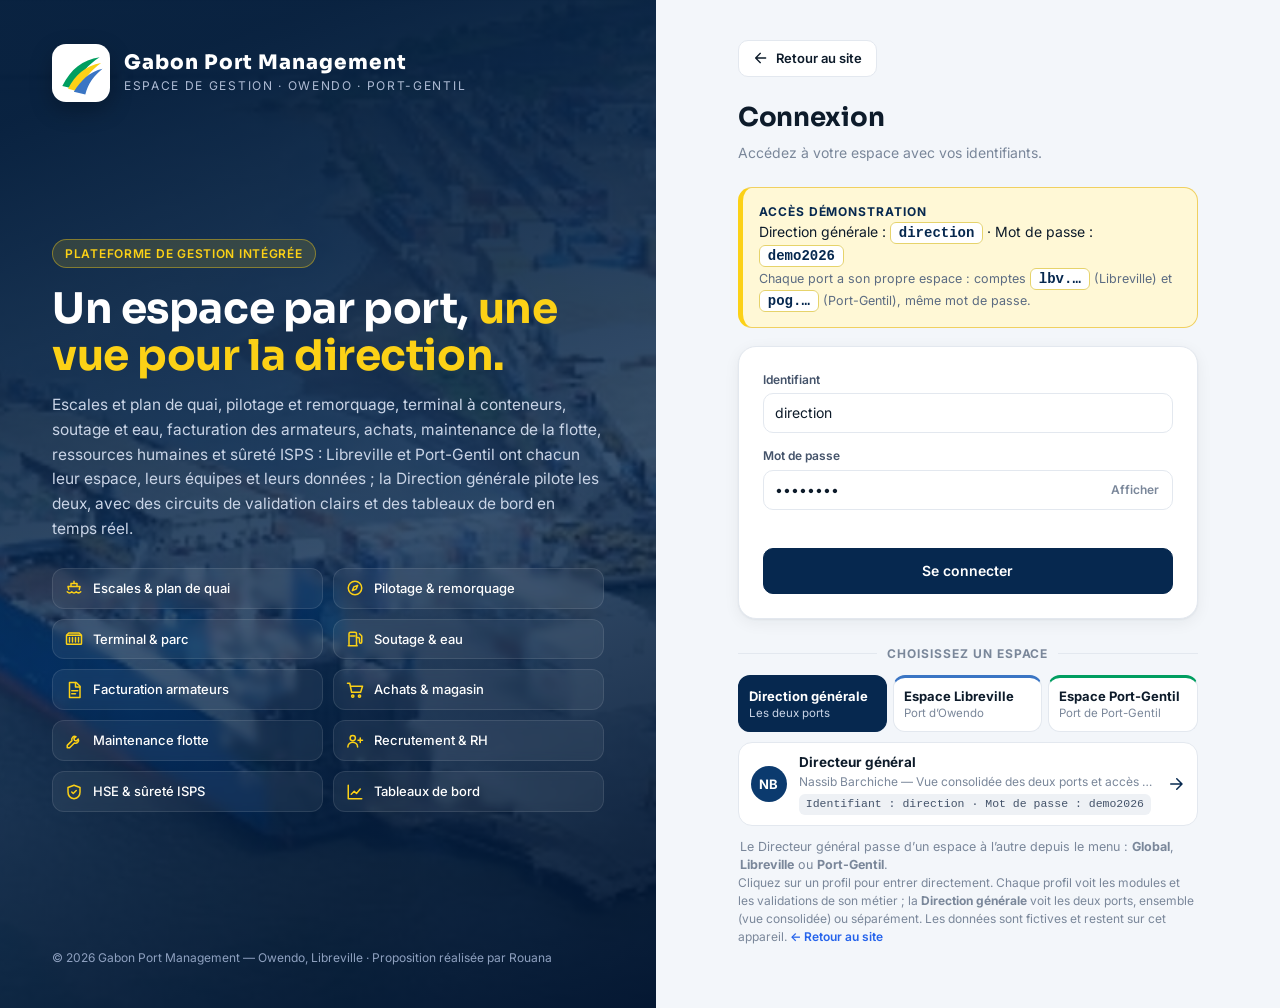
<file: espace/index.html>
<!doctype html>
<html lang="fr">
<head>
<meta charset="utf-8">
<meta name="viewport" content="width=device-width,initial-scale=1,viewport-fit=cover">
<title>Connexion — Espace de gestion GPM</title>
<meta name="robots" content="noindex">
<meta name="theme-color" content="#06284f">
<link rel="icon" type="image/svg+xml" href="../assets/img/icon.svg">
<link rel="apple-touch-icon" href="../assets/img/icon.png">
<link rel="preconnect" href="https://fonts.googleapis.com"><link rel="preconnect" href="https://fonts.gstatic.com" crossorigin>
<link href="https://fonts.googleapis.com/css2?family=Inter:wght@400;500;600;700;800&family=Sora:wght@600;700;800&display=swap" rel="stylesheet">
<link rel="stylesheet" href="css/erp.css">
<style>
  body{background:#fff}
  .login{display:grid;grid-template-columns:minmax(0,1.05fr) minmax(0,1fr);min-height:100vh}
  .login__art{position:relative;color:#fff;padding:44px 52px;display:flex;flex-direction:column;overflow:hidden;background:#041d3b}
  .login__art::before{content:"";position:absolute;inset:0;background:url(../assets/img/owendo-vue-aerienne.jpg) 60% center/cover;opacity:.5}
  .login__art::after{content:"";position:absolute;inset:0;background:linear-gradient(160deg,rgba(4,29,59,.94) 10%,rgba(6,40,79,.6) 55%,rgba(2,21,48,.96) 100%)}
  .login__art>*{position:relative;z-index:1}
  .brand{display:flex;align-items:center;gap:14px}
  .brand img{height:58px;width:58px;border-radius:14px;background:#fff;padding:6px;box-shadow:0 8px 22px rgba(0,0,0,.25)}
  .brand b{font:800 20px Sora,sans-serif;letter-spacing:.05em;display:block}
  .brand span{font-size:12px;letter-spacing:.14em;text-transform:uppercase;color:#aebbd4}
  .art__main{margin:auto 0;max-width:560px;padding:40px 0}
  .art__main .eyebrow{display:inline-block;background:rgba(252,209,22,.14);color:#fcd116;border:1px solid rgba(252,209,22,.4);border-radius:30px;padding:5px 12px;font-size:12px;font-weight:600;letter-spacing:.06em;text-transform:uppercase}
  .art__main h1{font-size:clamp(28px,3.3vw,44px);line-height:1.1;margin:18px 0 14px}
  .art__main h1 em{font-style:normal;color:#fcd116}
  .art__main p{color:#c9d4e6;font-size:15.5px;line-height:1.6;margin:0 0 26px}
  .mods{display:grid;grid-template-columns:repeat(2,minmax(0,1fr));gap:10px}
  .mods div{display:flex;align-items:center;gap:10px;background:rgba(255,255,255,.06);border:1px solid rgba(255,255,255,.1);border-radius:12px;padding:10px 12px;font-size:13px;font-weight:500;backdrop-filter:blur(4px)}
  .mods svg{width:18px;height:18px;color:#fcd116;flex:none}
  .art__foot{font-size:12px;color:#8fa1c0}
  .login__form{display:flex;align-items:center;justify-content:center;padding:40px 28px;background:var(--bg)}
  .box{width:min(460px,100%);min-width:0}
  .box h2{font-size:26px;margin-bottom:6px}
  .box>p{color:var(--ink-3);margin:0 0 24px}
  .demo-creds{background:#fff8d6;border:1px solid #f0d060;border-left:5px solid #fcd116;border-radius:14px;padding:14px 16px;margin:0 0 18px;font-size:14px;line-height:1.6}
  .demo-creds b{display:block;color:#06284f;font-size:12px;letter-spacing:.08em;text-transform:uppercase}
  .demo-creds code{background:#fff;border:1px solid #e6d36b;border-radius:6px;padding:2px 8px;font-weight:700;color:#06284f;font-size:14px}
  .demo-creds span{display:block;font-size:12.5px;color:#5b6b82}
  .fcard{background:#fff;border:1px solid var(--line);border-radius:18px;padding:24px;box-shadow:var(--sh)}
  .fcard .field{margin-bottom:14px}
  .pw{position:relative} .pw button{position:absolute;right:8px;top:50%;transform:translateY(-50%);border:0;background:none;color:var(--ink-3);cursor:pointer;font-size:12px;font-weight:600}
  .err{color:var(--red);font-size:13px;min-height:18px;margin:-4px 0 10px}
  .btn.block{width:100%;padding:12px;font-size:14px}
  .demo-title{display:flex;align-items:center;gap:10px;margin:26px 0 12px;font-size:12px;font-weight:700;letter-spacing:.08em;text-transform:uppercase;color:var(--ink-3)}
  .demo-title::before,.demo-title::after{content:"";flex:1;height:1px;background:var(--line)}
  .accounts{display:grid;gap:8px;grid-template-columns:minmax(0,1fr)}
  .acc{min-width:0} .sp-hint{overflow-wrap:anywhere}
  .acc{display:flex;align-items:center;gap:12px;background:#fff;border:1px solid var(--line);border-radius:14px;padding:10px 12px;cursor:pointer;text-align:left;width:100%;transition:border-color .15s,box-shadow .15s,transform .1s}
  .acc:hover{border-color:#b9c6d9;box-shadow:var(--sh);transform:translateY(-1px)}
  .acc .who{flex:1;min-width:0}
  .acc b{display:block;font-size:13.5px}
  .acc .who span{display:block;font-size:12px;color:var(--ink-3);white-space:nowrap;overflow:hidden;text-overflow:ellipsis}
  .acc code{display:inline-block;margin-top:4px;font-size:11.5px;background:var(--grey-bg);border-radius:6px;padding:2px 7px;color:var(--ink-2);white-space:nowrap}
  .acc .go{color:var(--navy);flex:none;width:18px}
  .sp-tabs{display:grid;grid-template-columns:repeat(3,minmax(0,1fr));gap:6px;margin-bottom:10px}
  .sp-tab{border:1px solid var(--line);background:#fff;border-radius:12px;padding:9px 10px;text-align:left;cursor:pointer;min-width:0;border-top:3px solid #cbd5e1}
  .sp-tab b{display:block;font-size:13px;color:var(--ink)}
  .sp-tab span{display:block;font-size:11.5px;color:var(--ink-3)}
  .sp-tab.sp-ALL{border-top-color:#fcd116} .sp-tab.sp-OWE{border-top-color:#3a75c4} .sp-tab.sp-POG{border-top-color:#009e60}
  .sp-tab.is-active{background:#06284f;border-color:#06284f} .sp-tab.is-active b{color:#fff} .sp-tab.is-active span{color:#c9d4e6}
  .sp-tab.sp-POG.is-active{background:#053d34;border-color:#053d34}
  .sp-hint{font-size:12.5px;color:var(--ink-3);margin:4px 2px 0}
  .note{font-size:12px;color:var(--ink-3);margin-top:16px;line-height:1.5}
  .note a{font-weight:600}
  @media (max-width:960px){
    .login{grid-template-columns:minmax(0,1fr)}
    .login__art{padding:24px 20px 28px}
    .art__main{padding:26px 0 8px}
    .art__main p{font-size:14px;margin-bottom:18px}
    .art__foot{display:none}
    .login__form{padding:26px 16px 40px}
  }
  @media (max-width:520px){
    .mods{grid-template-columns:1fr 1fr;gap:7px} .mods div{padding:8px 9px;font-size:12px;gap:7px}
    .brand img{height:46px;width:46px}
    .brand b{font-size:16px;letter-spacing:.02em} .brand span{font-size:10px;letter-spacing:.08em}
    .acc code{white-space:normal} .acc .who span{white-space:normal}
  }
</style>
</head>
<body>
<div class="login">
  <section class="login__art">
    <a class="brand" href="../index.html" style="color:inherit"><img src="../assets/img/icon.svg" alt="Gabon Port Management"><div><b>Gabon Port Management</b><span>Espace de gestion · Owendo · Port-Gentil</span></div></a>
    <div class="art__main">
      <span class="eyebrow">Plateforme de gestion intégrée</span>
      <h1>Un espace par port, <em>une vue pour la direction.</em></h1>
      <p>Escales et plan de quai, pilotage et remorquage, terminal à conteneurs, soutage et eau, facturation des armateurs, achats, maintenance de la flotte, ressources humaines et sûreté ISPS : Libreville et Port-Gentil ont chacun leur espace, leurs équipes et leurs données ; la Direction générale pilote les deux, avec des circuits de validation clairs et des tableaux de bord en temps réel.</p>
      <div class="mods" id="mods"></div>
    </div>
    <div class="art__foot">© 2026 Gabon Port Management — Owendo, Libreville · Proposition réalisée par Rouana</div>
  </section>
  <section class="login__form">
    <div class="box">
      <a class="btn" href="../index.html" style="margin-bottom:22px"><svg viewBox="0 0 24 24" fill="none" stroke="currentColor" stroke-width="2" stroke-linecap="round" stroke-linejoin="round"><path d="M19 12H5M11 19l-7-7 7-7"/></svg>Retour au site</a>
      <h2>Connexion</h2>
      <p>Accédez à votre espace avec vos identifiants.</p>
      <div class="demo-creds"><b>Accès démonstration</b><div>Direction générale : <code>direction</code> · Mot de passe : <code>demo2026</code></div><span>Chaque port a son propre espace : comptes <code>lbv.…</code> (Libreville) et <code>pog.…</code> (Port-Gentil), même mot de passe.</span></div>
      <form class="fcard" id="login-form" autocomplete="off">
        <div class="field"><label for="login">Identifiant</label><input class="input" id="login" name="login" placeholder="ex. direction, lbv.exploitation, pog.hse" autocapitalize="none"></div>
        <div class="field"><label for="pass">Mot de passe</label><div class="pw"><input class="input" id="pass" name="pass" type="password" placeholder="••••••••"><button type="button" id="show">Afficher</button></div></div>
        <div class="err" id="err"></div>
        <button class="btn primary block" type="submit">Se connecter</button>
      </form>
      <div class="demo-title">Choisissez un espace</div>
      <div class="sp-tabs" id="sp-tabs" role="tablist"></div>
      <div class="accounts" id="accounts"></div>
      <p class="note">Cliquez sur un profil pour entrer directement. Chaque profil voit les modules et les validations de son métier ; la <b>Direction générale</b> voit les deux ports, ensemble (vue consolidée) ou séparément. Les données sont fictives et restent sur cet appareil. <a href="../index.html">← Retour au site</a></p>
    </div>
  </section>
</div>
<script src="js/core.js"></script>
<script>
(function () {
  var U = ERP.USERS, icon = ERP.icon;
  var MODS = [['ship', 'Escales & plan de quai'], ['compass', 'Pilotage & remorquage'], ['container', 'Terminal & parc'], ['fuel', 'Soutage & eau'], ['invoice', 'Facturation armateurs'], ['cart', 'Achats & magasin'], ['wrench', 'Maintenance flotte'], ['userplus', 'Recrutement & RH'], ['shield', 'HSE & sûreté ISPS'], ['chart', 'Tableaux de bord']];
  document.getElementById('mods').innerHTML = MODS.map(function (m) { return '<div>' + icon(m[0]) + m[1] + '</div>'; }).join('');
  var SP = [['ALL', 'Direction générale', 'Les deux ports'], ['OWE', 'Espace Libreville', 'Port d’Owendo'], ['POG', 'Espace Port-Gentil', 'Port de Port-Gentil']];
  var cur = (new URLSearchParams(location.search).get('espace') || 'ALL').toUpperCase(); if (!SP.some(function (x) { return x[0] === cur; })) cur = 'ALL';
  function drawAcc() {
    document.getElementById('sp-tabs').innerHTML = SP.map(function (x) { return '<button type="button" role="tab" aria-selected="' + (x[0] === cur) + '" class="sp-tab sp-' + x[0] + (x[0] === cur ? ' is-active' : '') + '" data-sp="' + x[0] + '"><b>' + x[1] + '</b><span>' + x[2] + '</span></button>'; }).join('');
    document.getElementById('accounts').innerHTML = U.filter(function (u) { return u.space === cur; }).map(function (u) {
      return '<button class="acc" data-l="' + u.login + '">' + ERP.ui.avatar(u.name, u.color) + '<div class="who"><b>' + ERP.esc(u.role) + '</b><span>' + ERP.esc(u.name) + ' — ' + ERP.esc(u.desc) + '</span><code>Identifiant : ' + u.login + ' · Mot de passe : ' + u.pass + '</code></div>' + icon('arrow', 'go') + '</button>';
    }).join('') + (cur === 'ALL' ? '<p class="sp-hint">Le Directeur général passe d’un espace à l’autre depuis le menu : <b>Global</b>, <b>Libreville</b> ou <b>Port-Gentil</b>.</p>' : '');
  }
  drawAcc();
  document.getElementById('sp-tabs').addEventListener('click', function (e) { var t = e.target.closest('[data-sp]'); if (t) { cur = t.dataset.sp; drawAcc(); } });
  function enter(l, p) {
    var u = ERP.session.login(l, p);
    if (!u) { document.getElementById('err').textContent = 'Identifiant ou mot de passe incorrect.'; return; }
    location.href = 'app.html#/dashboard';
  }
  document.getElementById('accounts').addEventListener('click', function (e) {
    var b = e.target.closest('.acc'); if (!b) return;
    var u = U.find(function (x) { return x.login === b.dataset.l; });
    document.getElementById('login').value = u.login; document.getElementById('pass').value = u.pass;
    setTimeout(function () { enter(u.login, u.pass); }, 250);
  });
  document.getElementById('login-form').addEventListener('submit', function (e) { e.preventDefault(); enter(this.login.value, this.pass.value); });
  var qu = new URLSearchParams(location.search).get('u'); var pre = U.find(function (x) { return x.login === qu; }) || U.find(function (x) { return x.space === cur; }) || U[0]; document.getElementById('login').value = pre.login; document.getElementById('pass').value = pre.pass;
  document.getElementById('show').onclick = function () { var p = document.getElementById('pass'); p.type = p.type === 'password' ? 'text' : 'password'; this.textContent = p.type === 'password' ? 'Afficher' : 'Masquer'; };
})();
</script>
</body>
</html>
</file>
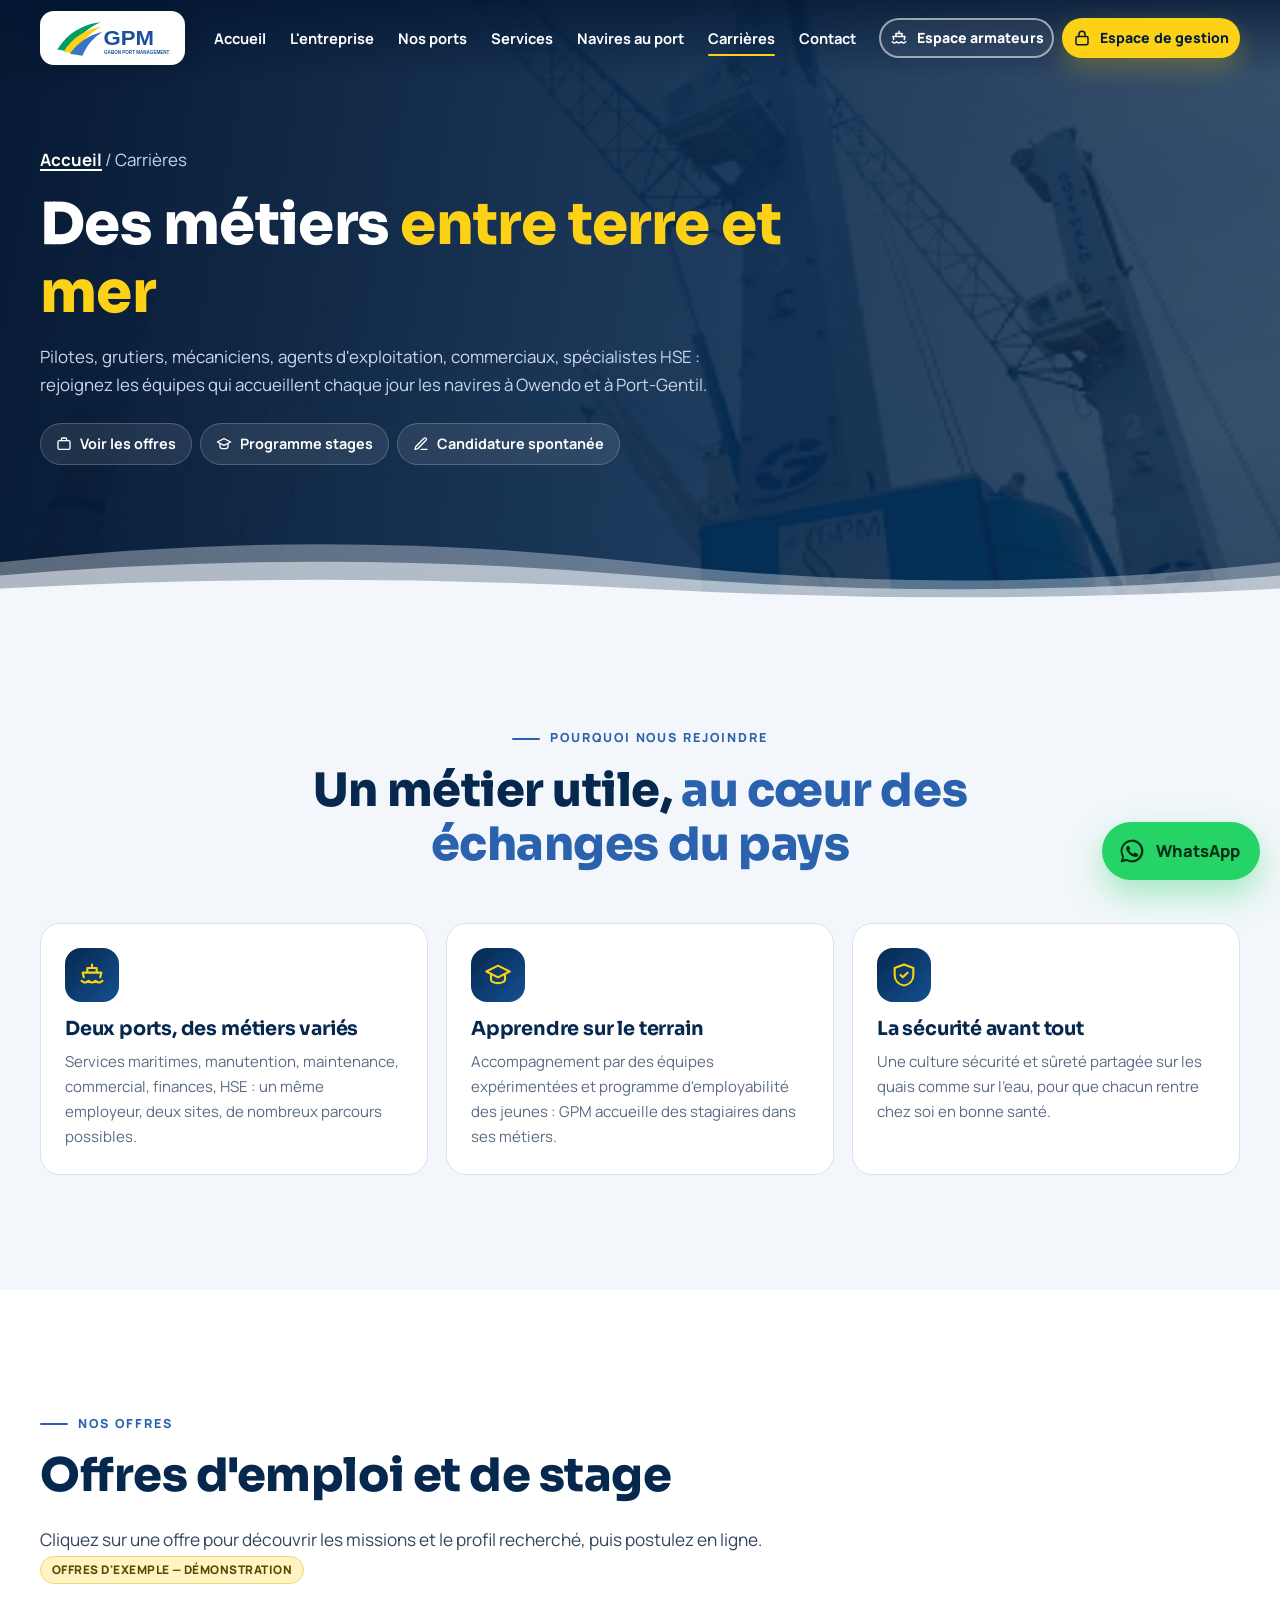
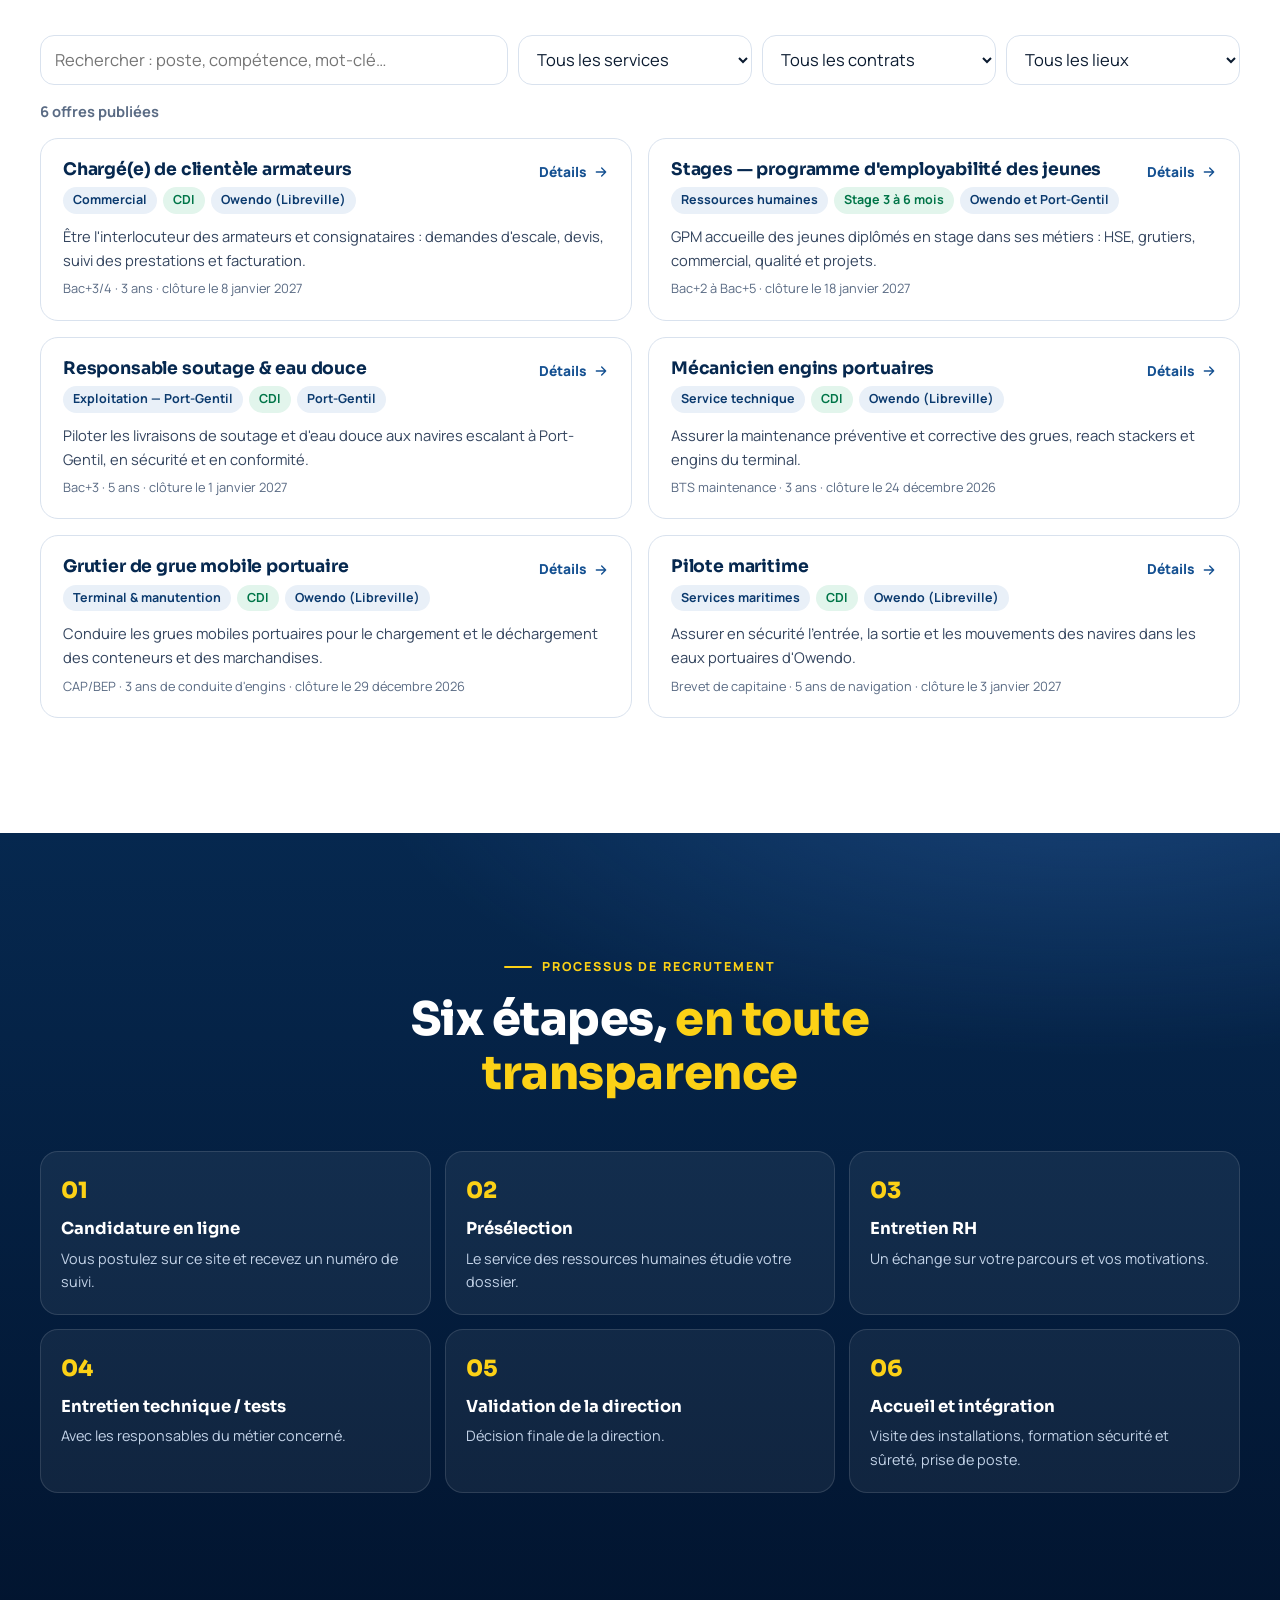
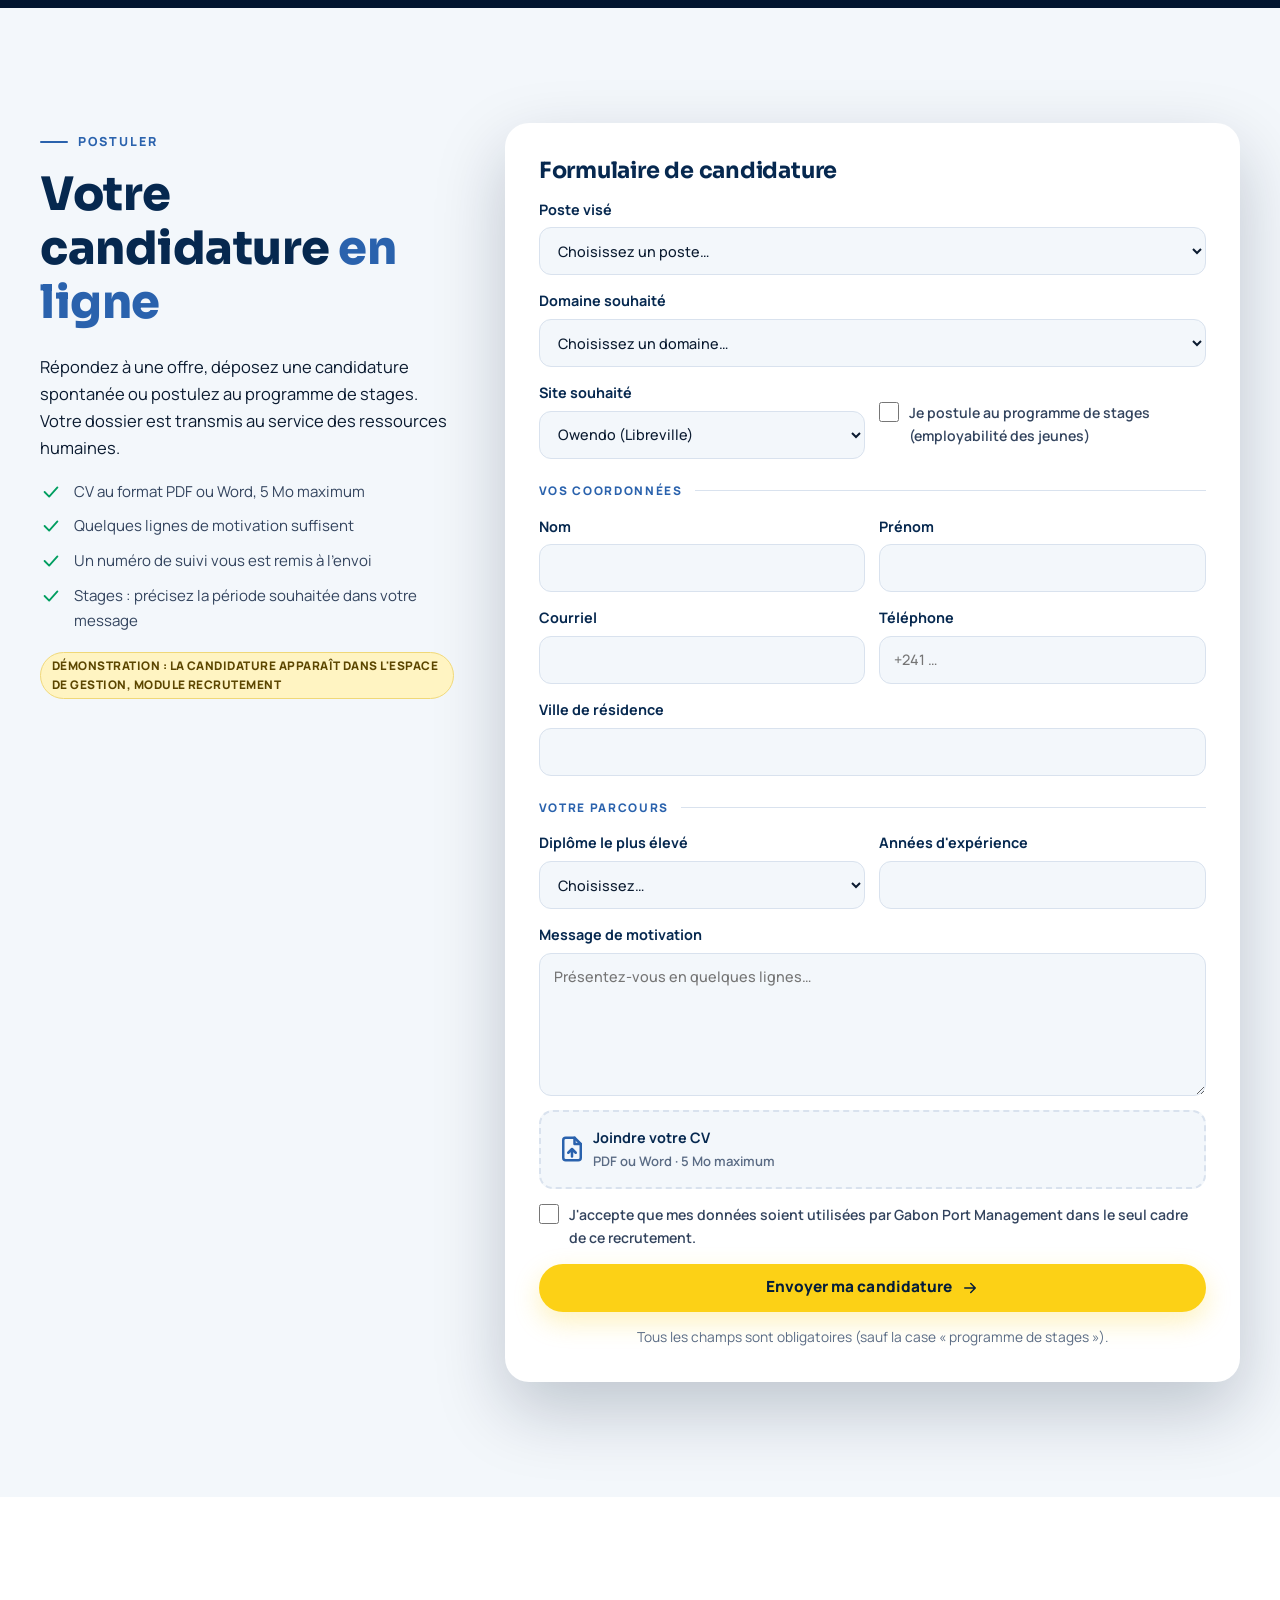
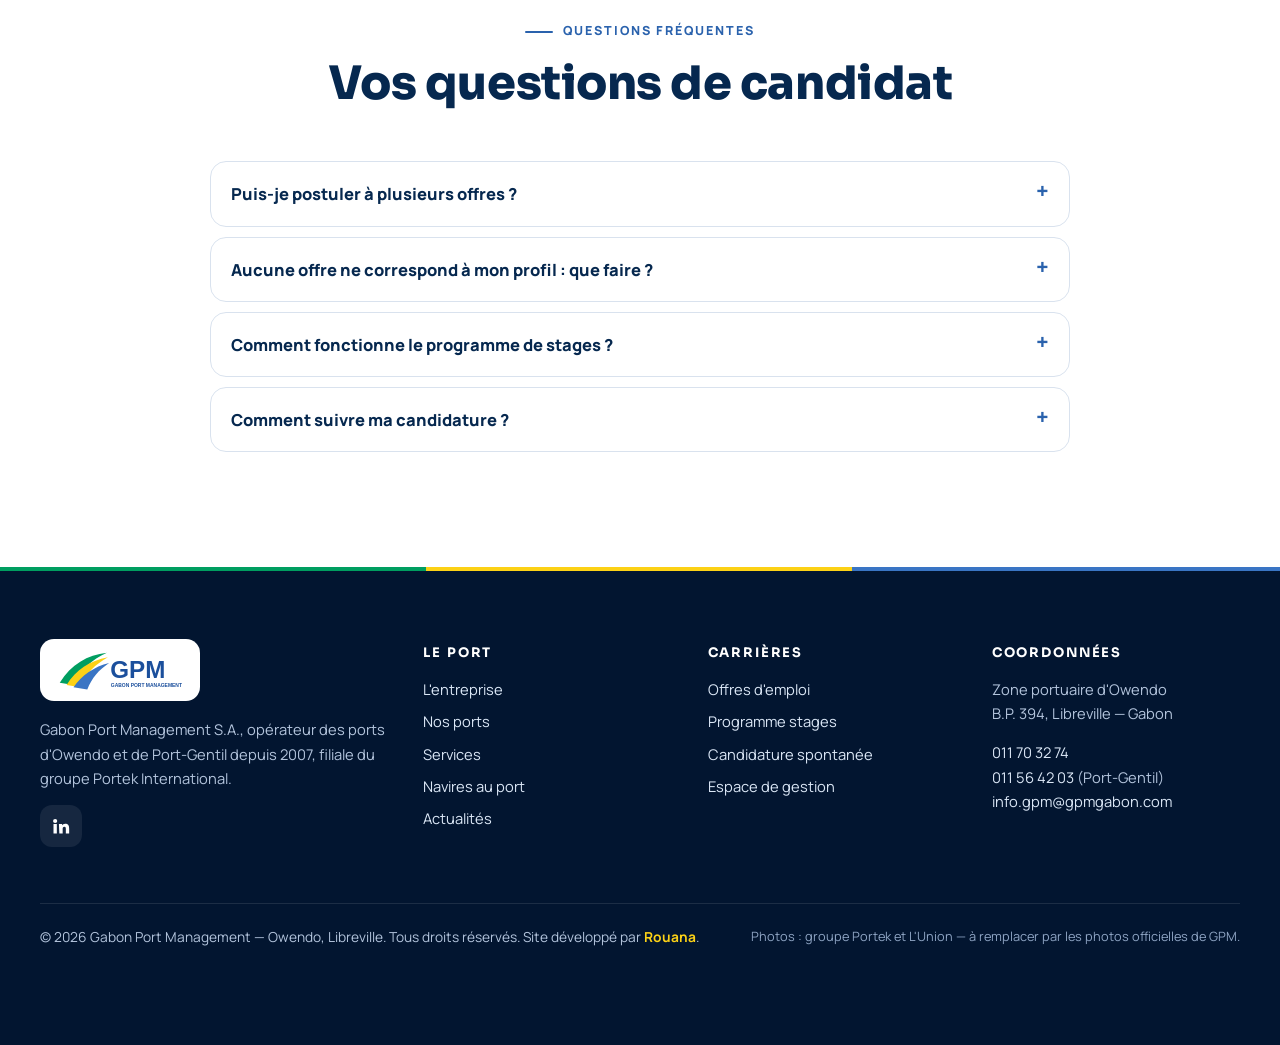
<file: carrieres.html>
<!DOCTYPE html>
<html lang="fr">
<head>
  <meta charset="UTF-8">
  <meta name="viewport" content="width=device-width, initial-scale=1, viewport-fit=cover">
  <title>Carrières et stages — Gabon Port Management (GPM)</title>
  <meta name="description" content="Rejoignez Gabon Port Management, opérateur des ports d'Owendo et de Port-Gentil : offres d'emploi, programme de stages pour les jeunes diplômés, candidature en ligne et candidature spontanée.">
  <meta name="theme-color" content="#06284f">
  <meta property="og:type" content="website">
  <meta property="og:locale" content="fr_FR">
  <meta property="og:site_name" content="Gabon Port Management">
  <meta property="og:title" content="Carrières à Gabon Port Management — des métiers entre terre et mer">
  <meta property="og:description" content="Offres d'emploi, stages et candidature spontanée aux ports d'Owendo et de Port-Gentil.">
  <meta property="og:image" content="assets/img/owendo-grues-mobiles.jpg">
  <link rel="icon" type="image/svg+xml" href="assets/img/icon.svg">
  <link rel="icon" type="image/png" href="assets/img/icon.png">
  <link rel="apple-touch-icon" href="assets/img/icon.png">
  <link rel="preconnect" href="https://fonts.googleapis.com">
  <link rel="preconnect" href="https://fonts.gstatic.com" crossorigin>
  <link href="https://fonts.googleapis.com/css2?family=Sora:wght@600;700;800&family=Manrope:wght@400;500;600;700;800&display=swap" rel="stylesheet">
  <link rel="stylesheet" href="assets/css/style.css">
</head>
<body id="top">
<a class="skip" href="#contenu">Aller au contenu</a>

<!-- ============ EN-TÊTE ============ -->
<header class="header" id="header">
  <div class="container header__inner">
    <a href="index.html" class="brand" aria-label="Gabon Port Management — accueil">
      <img src="assets/img/logo.svg" alt="Gabon Port Management (GPM)" width="121" height="42">
    </a>
    <nav class="nav" id="nav" aria-label="Navigation principale">
      <a href="index.html#accueil">Accueil</a>
      <a href="index.html#entreprise">L'entreprise</a>
      <a href="index.html#ports">Nos ports</a>
      <a href="index.html#services">Services</a>
      <a href="index.html#navires">Navires au port</a>
      <a href="carrieres.html" class="is-active" aria-current="page">Carrières</a>
      <a href="index.html#contact">Contact</a>
      <div class="nav__btns">
        <a href="clients.html" class="btn btn--ghost btn--sm"><svg viewBox="0 0 24 24" aria-hidden="true"><path d="M3 17c2 2 4 2 6 0 2 2 4 2 6 0 2 2 4 2 6 0"/><path d="M5 14 4 10h16l-1 4M8 10V6h8v4M12 3v3"/></svg>Espace armateurs</a>
        <a href="espace/index.html" class="btn btn--yellow btn--sm"><svg viewBox="0 0 24 24" aria-hidden="true"><rect x="4" y="10" width="16" height="11" rx="2"/><path d="M8 10V7a4 4 0 0 1 8 0v3"/></svg>Espace de gestion</a>
      </div>
    </nav>
    <a href="espace/index.html" class="btn btn--yellow btn--sm header__cta" aria-label="Espace de gestion"><svg viewBox="0 0 24 24" aria-hidden="true"><rect x="4" y="10" width="16" height="11" rx="2"/><path d="M8 10V7a4 4 0 0 1 8 0v3"/></svg><span>Gestion</span></a>
    <button class="burger" id="burger" type="button" aria-label="Ouvrir le menu" aria-expanded="false" aria-controls="nav"><span></span><span></span><span></span></button>
  </div>
</header>

<main id="contenu">

<!-- ============ HÉRO ============ -->
<section class="page-hero">
  <div class="page-hero__bg" style="background-image:url('assets/img/owendo-grues-mobiles.jpg')"></div>
  <div class="container">
    <p class="crumbs reveal"><a href="index.html">Accueil</a> / Carrières</p>
    <h1 class="reveal">Des métiers <em>entre terre et mer</em></h1>
    <p class="reveal">Pilotes, grutiers, mécaniciens, agents d'exploitation, commerciaux, spécialistes HSE : rejoignez les équipes qui accueillent chaque jour les navires à Owendo et à Port-Gentil.</p>
    <ul class="page-hero__chips reveal">
      <li><a href="#offres"><svg viewBox="0 0 24 24" aria-hidden="true"><rect x="3" y="7" width="18" height="13" rx="2"/><path d="M8 7V5a2 2 0 0 1 2-2h4a2 2 0 0 1 2 2v2"/></svg>Voir les offres</a></li>
      <li><a href="#postuler" data-stage><svg viewBox="0 0 24 24" aria-hidden="true"><path d="M2 9l10-5 10 5-10 5z"/><path d="M6 11v5c0 1.7 2.7 3 6 3s6-1.3 6-3v-5"/></svg>Programme stages</a></li>
      <li><a href="#postuler" data-spontanee><svg viewBox="0 0 24 24" aria-hidden="true"><path d="M12 20h9M16.5 3.5a2.1 2.1 0 0 1 3 3L7 19l-4 1 1-4z"/></svg>Candidature spontanée</a></li>
    </ul>
  </div>
  <div class="waves" aria-hidden="true">
    <svg class="w1" viewBox="0 0 2880 110" preserveAspectRatio="none"><path fill="#f3f7fb" d="M0 50 Q 360 0 720 50 T 1440 50 T 2160 50 T 2880 50 V110 H0Z"/></svg>
    <svg class="w2" viewBox="0 0 2880 110" preserveAspectRatio="none"><path fill="#f3f7fb" d="M0 68 Q 360 30 720 68 T 1440 68 T 2160 68 T 2880 68 V110 H0Z"/></svg>
    <svg class="w3" viewBox="0 0 2880 110" preserveAspectRatio="none"><path fill="#f3f7fb" d="M0 86 Q 360 62 720 86 T 1440 86 T 2160 86 T 2880 86 V110 H0Z"/></svg>
  </div>
</section>

<!-- ============ POURQUOI NOUS REJOINDRE ============ -->
<section class="section section--paper">
  <div class="container">
    <div class="section__head section__head--center">
      <p class="eyebrow reveal">Pourquoi nous rejoindre</p>
      <h2 class="title reveal">Un métier utile, <em>au cœur des échanges du pays</em></h2>
    </div>
    <div class="why">
      <article class="why__card reveal">
        <span class="svc__ico"><svg viewBox="0 0 24 24" aria-hidden="true"><path d="M3 17c2 2 4 2 6 0 2 2 4 2 6 0 2 2 4 2 6 0"/><path d="M5 14 4 10h16l-1 4M8 10V6h8v4M12 3v3"/></svg></span>
        <h3>Deux ports, des métiers variés</h3>
        <p>Services maritimes, manutention, maintenance, commercial, finances, HSE : un même employeur, deux sites, de nombreux parcours possibles.</p>
      </article>
      <article class="why__card reveal">
        <span class="svc__ico"><svg viewBox="0 0 24 24" aria-hidden="true"><path d="M2 9l10-5 10 5-10 5z"/><path d="M6 11v5c0 1.7 2.7 3 6 3s6-1.3 6-3v-5"/></svg></span>
        <h3>Apprendre sur le terrain</h3>
        <p>Accompagnement par des équipes expérimentées et programme d'employabilité des jeunes : GPM accueille des stagiaires dans ses métiers.</p>
      </article>
      <article class="why__card reveal">
        <span class="svc__ico"><svg viewBox="0 0 24 24" aria-hidden="true"><path d="M12 3 4 6v6c0 5 3.5 8.3 8 9 4.5-.7 8-4 8-9V6z"/><path d="m9 12 2 2 4-4"/></svg></span>
        <h3>La sécurité avant tout</h3>
        <p>Une culture sécurité et sûreté partagée sur les quais comme sur l'eau, pour que chacun rentre chez soi en bonne santé.</p>
      </article>
    </div>
  </div>
</section>

<!-- ============ OFFRES ============ -->
<section class="section" id="offres">
  <div class="container">
    <div class="section__head">
      <p class="eyebrow reveal">Nos offres</p>
      <h2 class="title reveal">Offres d'emploi et de stage</h2>
      <p class="lead reveal">Cliquez sur une offre pour découvrir les missions et le profil recherché, puis postulez en ligne. <span class="demo-tag">Offres d'exemple — démonstration</span></p>
    </div>
    <div class="jobfilters reveal">
      <label class="sr-only" for="f-q">Rechercher une offre</label>
      <input type="search" id="f-q" placeholder="Rechercher : poste, compétence, mot-clé…">
      <label class="sr-only" for="f-dir">Service</label>
      <select id="f-dir"><option value="">Tous les services</option></select>
      <label class="sr-only" for="f-ct">Type de contrat</label>
      <select id="f-ct"><option value="">Tous les contrats</option></select>
      <label class="sr-only" for="f-lieu">Lieu</label>
      <select id="f-lieu"><option value="">Tous les lieux</option></select>
    </div>
    <p class="jobs__count" id="jobs-count" aria-live="polite"></p>
    <div class="jobs jobs--grid" id="jobs-list"></div>
  </div>
</section>

<!-- ============ PROCESSUS ============ -->
<section class="section section--navy">
  <div class="container">
    <div class="section__head section__head--center">
      <p class="eyebrow reveal">Processus de recrutement</p>
      <h2 class="title reveal">Six étapes, <em>en toute transparence</em></h2>
    </div>
    <ol class="process">
      <li class="reveal"><span>01</span><strong>Candidature en ligne</strong><p>Vous postulez sur ce site et recevez un numéro de suivi.</p></li>
      <li class="reveal"><span>02</span><strong>Présélection</strong><p>Le service des ressources humaines étudie votre dossier.</p></li>
      <li class="reveal"><span>03</span><strong>Entretien RH</strong><p>Un échange sur votre parcours et vos motivations.</p></li>
      <li class="reveal"><span>04</span><strong>Entretien technique / tests</strong><p>Avec les responsables du métier concerné.</p></li>
      <li class="reveal"><span>05</span><strong>Validation de la direction</strong><p>Décision finale de la direction.</p></li>
      <li class="reveal"><span>06</span><strong>Accueil et intégration</strong><p>Visite des installations, formation sécurité et sûreté, prise de poste.</p></li>
    </ol>
  </div>
</section>

<!-- ============ CANDIDATURE ============ -->
<section class="section section--paper" id="postuler">
  <div class="container esc-layout">
    <aside class="esc-aside">
      <p class="eyebrow reveal">Postuler</p>
      <h2 class="title reveal">Votre candidature <em>en ligne</em></h2>
      <p class="reveal">Répondez à une offre, déposez une candidature spontanée ou postulez au programme de stages. Votre dossier est transmis au service des ressources humaines.</p>
      <ul class="reveal">
        <li><svg viewBox="0 0 24 24" aria-hidden="true"><path d="M5 12l5 5 9-10"/></svg>CV au format PDF ou Word, 5 Mo maximum</li>
        <li><svg viewBox="0 0 24 24" aria-hidden="true"><path d="M5 12l5 5 9-10"/></svg>Quelques lignes de motivation suffisent</li>
        <li><svg viewBox="0 0 24 24" aria-hidden="true"><path d="M5 12l5 5 9-10"/></svg>Un numéro de suivi vous est remis à l'envoi</li>
        <li><svg viewBox="0 0 24 24" aria-hidden="true"><path d="M5 12l5 5 9-10"/></svg>Stages : précisez la période souhaitée dans votre message</li>
      </ul>
      <p class="demo-tag reveal">Démonstration : la candidature apparaît dans l'espace de gestion, module Recrutement</p>
    </aside>

    <div id="apply-box">
      <form class="form reveal" id="apply-form" novalidate>
        <h3>Formulaire de candidature</h3>
        <label>Poste visé
          <select name="poste" id="a-poste" required></select>
        </label>
        <label id="a-domaine-wrap" hidden>Domaine souhaité
          <select name="domaine" id="a-domaine">
            <option value="">Choisissez un domaine…</option>
            <option>Pilotage / services maritimes</option>
            <option>Manutention / conduite d'engins</option>
            <option>Exploitation / planification</option>
            <option>Maintenance / service technique</option>
            <option>HSE / sûreté portuaire</option>
            <option>Commercial / relation armateurs</option>
            <option>Finance / comptabilité</option>
            <option>Achats / magasin</option>
            <option>Ressources humaines</option>
            <option>Qualité / projets</option>
            <option>Informatique</option>
            <option>Autre</option>
          </select>
        </label>
        <div class="form__row">
          <label>Site souhaité
            <select name="site">
              <option>Owendo (Libreville)</option>
              <option>Port-Gentil</option>
              <option>Indifférent</option>
            </select>
          </label>
          <label class="form__check" style="align-self:end;margin-bottom:12px"><input type="checkbox" name="stage" id="a-stage"> Je postule au programme de stages (employabilité des jeunes)</label>
        </div>
        <p class="form__sep">Vos coordonnées</p>
        <div class="form__row">
          <label>Nom<input type="text" name="nom" required autocomplete="family-name"></label>
          <label>Prénom<input type="text" name="prenom" required autocomplete="given-name"></label>
        </div>
        <div class="form__row">
          <label>Courriel<input type="email" name="email" required autocomplete="email"></label>
          <label>Téléphone<input type="tel" name="telephone" required autocomplete="tel" placeholder="+241 …"></label>
        </div>
        <label>Ville de résidence<input type="text" name="ville" required autocomplete="address-level2"></label>
        <p class="form__sep">Votre parcours</p>
        <div class="form__row">
          <label>Diplôme le plus élevé
            <select name="diplome" required>
              <option value="">Choisissez…</option>
              <option>CAP / BEP</option>
              <option>Bac / Bac professionnel</option>
              <option>BT / BTS / DUT (Bac+2)</option>
              <option>Licence (Bac+3)</option>
              <option>Master / Ingénieur (Bac+5)</option>
              <option>Brevet maritime</option>
              <option>Doctorat</option>
              <option>Autre</option>
            </select>
          </label>
          <label>Années d'expérience<input type="number" name="experience" min="0" max="50" step="1" required inputmode="numeric"></label>
        </div>
        <label>Message de motivation<textarea name="message" rows="5" required placeholder="Présentez-vous en quelques lignes…"></textarea></label>
        <label class="file" id="a-file">
          <input type="file" name="cv" id="a-cv" accept=".pdf,.doc,.docx,application/pdf,application/msword,application/vnd.openxmlformats-officedocument.wordprocessingml.document">
          <svg viewBox="0 0 24 24" aria-hidden="true"><path d="M14 3H7a2 2 0 0 0-2 2v14a2 2 0 0 0 2 2h10a2 2 0 0 0 2-2V8z"/><path d="M14 3v5h5M12 12v6M9 15l3-3 3 3"/></svg>
          <span><b>Joindre votre CV</b><span id="a-file-name">PDF ou Word · 5 Mo maximum</span></span>
        </label>
        <label class="form__check"><input type="checkbox" name="consent" required> J'accepte que mes données soient utilisées par Gabon Port Management dans le seul cadre de ce recrutement.</label>
        <button type="submit" class="btn btn--yellow btn--block">Envoyer ma candidature <svg viewBox="0 0 24 24" aria-hidden="true"><path d="M5 12h14M13 6l6 6-6 6"/></svg></button>
        <p class="form__note" id="apply-note">Tous les champs sont obligatoires (sauf la case « programme de stages »).</p>
      </form>
    </div>
  </div>
</section>

<!-- ============ FAQ ============ -->
<section class="section">
  <div class="container">
    <div class="section__head section__head--center">
      <p class="eyebrow reveal">Questions fréquentes</p>
      <h2 class="title reveal">Vos questions de candidat</h2>
    </div>
    <div class="faq">
      <details class="reveal"><summary>Puis-je postuler à plusieurs offres&nbsp;?</summary><p>Oui. Envoyez une candidature pour chaque poste qui correspond à votre profil : chacune reçoit son propre numéro de suivi.</p></details>
      <details class="reveal"><summary>Aucune offre ne correspond à mon profil : que faire&nbsp;?</summary><p>Déposez une candidature spontanée en choisissant le domaine qui vous intéresse. Votre dossier est conservé par le service des ressources humaines et étudié lors des prochains besoins.</p></details>
      <details class="reveal"><summary>Comment fonctionne le programme de stages&nbsp;?</summary><p>GPM accueille des jeunes diplômés dans ses métiers (HSE, grutiers, commercial, qualité, projets…). Cochez la case « programme de stages » dans le formulaire et précisez la période souhaitée dans votre message.</p></details>
      <details class="reveal"><summary>Comment suivre ma candidature&nbsp;?</summary><p>Conservez le numéro de suivi affiché après l'envoi. Le service des ressources humaines vous contacte par courriel ou par téléphone si votre profil est retenu pour la suite du processus.</p></details>
    </div>
  </div>
</section>

</main>

<!-- ============ PIED DE PAGE ============ -->
<footer class="footer">
  <div class="container footer__inner">
    <div class="footer__brand">
      <a href="index.html" class="footer__logo"><img src="assets/img/logo.svg" alt="Gabon Port Management (GPM)" width="132" height="46"></a>
      <p>Gabon Port Management S.A., opérateur des ports d'Owendo et de Port-Gentil depuis 2007, filiale du groupe Portek International.</p>
      <div class="socials">
        <a href="https://ga.linkedin.com/company/gabon-port-management" target="_blank" rel="noopener" aria-label="Gabon Port Management sur LinkedIn"><svg viewBox="0 0 24 24" aria-hidden="true" style="stroke:none"><path d="M4.98 3.5a2.5 2.5 0 1 1 0 5 2.5 2.5 0 0 1 0-5zM3 9.5h4V21H3zM9.5 9.5h3.8v1.6h.1c.5-.95 1.8-1.95 3.7-1.95 4 0 4.7 2.6 4.7 6V21h-4v-5.2c0-1.25 0-2.85-1.75-2.85s-2.05 1.35-2.05 2.75V21h-4z"/></svg></a>
      </div>
    </div>
    <div>
      <h4>Le port</h4>
      <nav class="footer__nav" aria-label="Liens rapides">
        <a href="index.html#entreprise">L'entreprise</a>
        <a href="index.html#ports">Nos ports</a>
        <a href="index.html#services">Services</a>
        <a href="index.html#navires">Navires au port</a>
        <a href="index.html#actualites">Actualités</a>
      </nav>
    </div>
    <div>
      <h4>Carrières</h4>
      <nav class="footer__nav" aria-label="Carrières">
        <a href="#offres">Offres d'emploi</a>
        <a href="#postuler" data-stage>Programme stages</a>
        <a href="#postuler" data-spontanee>Candidature spontanée</a>
        <a href="espace/index.html">Espace de gestion</a>
      </nav>
    </div>
    <div>
      <h4>Coordonnées</h4>
      <p>Zone portuaire d'Owendo<br>B.P. 394, Libreville — Gabon</p>
      <p><a href="tel:+24111703274">011 70 32 74</a><br><a href="tel:+24111564203">011 56 42 03</a> (Port-Gentil)<br><a href="mailto:info.gpm@gpmgabon.com">info.gpm@gpmgabon.com</a></p>
    </div>
    <div class="footer__copy">
      <p>© 2026 Gabon Port Management — Owendo, Libreville. Tous droits réservés. Site développé par <strong style="color:#fcd116">Rouana</strong>.</p>
      <p class="footer__photos">Photos : groupe Portek et L'Union — à remplacer par les photos officielles de GPM.</p>
    </div>
  </div>
</footer>

<!-- Fiche d'une offre -->
<div class="modal" id="job-modal" aria-hidden="true" role="dialog" aria-modal="true" aria-labelledby="jm-title">
  <div class="modal__box">
    <button type="button" class="modal__close" id="jm-close" aria-label="Fermer">&times;</button>
    <div class="modal__head">
      <small id="jm-ref"></small>
      <h3 id="jm-title">Offre</h3>
      <div class="job__meta" id="jm-meta"></div>
    </div>
    <div class="modal__body">
      <p id="jm-resume"></p>
      <div class="modal__cols">
        <div><h4>Vos missions</h4><ul id="jm-missions"></ul></div>
        <div><h4>Profil recherché</h4><ul id="jm-profil"></ul></div>
      </div>
      <div class="modal__foot">
        <span id="jm-dates"></span>
        <button type="button" class="btn btn--yellow" id="jm-apply">Postuler à cette offre <svg viewBox="0 0 24 24" aria-hidden="true"><path d="M5 12h14M13 6l6 6-6 6"/></svg></button>
      </div>
    </div>
  </div>
</div>

<!-- Boutons flottants : retour en haut + WhatsApp -->
<!-- À CONFIRMER : numéro WhatsApp -->
<div class="fab" id="fab">
  <a class="fab__wa" id="fab-wa" href="https://wa.me/24111703274?text=Bonjour%20Gabon%20Port%20Management%2C%20j%27ai%20une%20question%20sur%20le%20recrutement." target="_blank" rel="noopener" aria-label="Nous écrire sur WhatsApp">
    <svg viewBox="0 0 32 32" aria-hidden="true"><path fill="currentColor" d="M16 3a13 13 0 0 0-11.2 19.6L3 29l6.6-1.7A13 13 0 1 0 16 3zm0 23.6c-2 0-4-.5-5.7-1.6l-.4-.2-3.9 1 1-3.8-.3-.4A10.6 10.6 0 1 1 16 26.6zm5.8-7.9c-.3-.2-1.9-.9-2.2-1-.3-.1-.5-.2-.7.2l-1 1.2c-.2.2-.4.2-.7.1a8.7 8.7 0 0 1-4.3-3.8c-.3-.6.3-.5.9-1.7.1-.2 0-.4 0-.6l-1-2.4c-.3-.6-.5-.5-.7-.5h-.6c-.2 0-.6.1-.9.4-.3.3-1.2 1.1-1.2 2.8s1.2 3.3 1.4 3.5c.2.2 2.4 3.7 5.8 5.2 2.2.9 3 1 4.1.8.7-.1 1.9-.8 2.2-1.5.3-.8.3-1.4.2-1.5-.1-.1-.3-.2-.6-.3z"/></svg>
    <span class="fab__label">WhatsApp</span>
  </a>
  <button type="button" class="totop" id="totop" aria-label="Remonter en haut de la page">
    <svg class="ring" viewBox="0 0 54 54" aria-hidden="true"><circle class="bg" cx="27" cy="27" r="24"/><circle class="fg" cx="27" cy="27" r="24"/></svg>
    <svg class="arrow" viewBox="0 0 24 24" aria-hidden="true"><path d="M12 19V5M5 12l7-7 7 7"/></svg>
  </button>
</div>

<script src="assets/js/gpm-data.js"></script>
<script src="assets/js/main.js"></script>
<script src="assets/js/carrieres.js"></script>
</body>
</html>
</file>
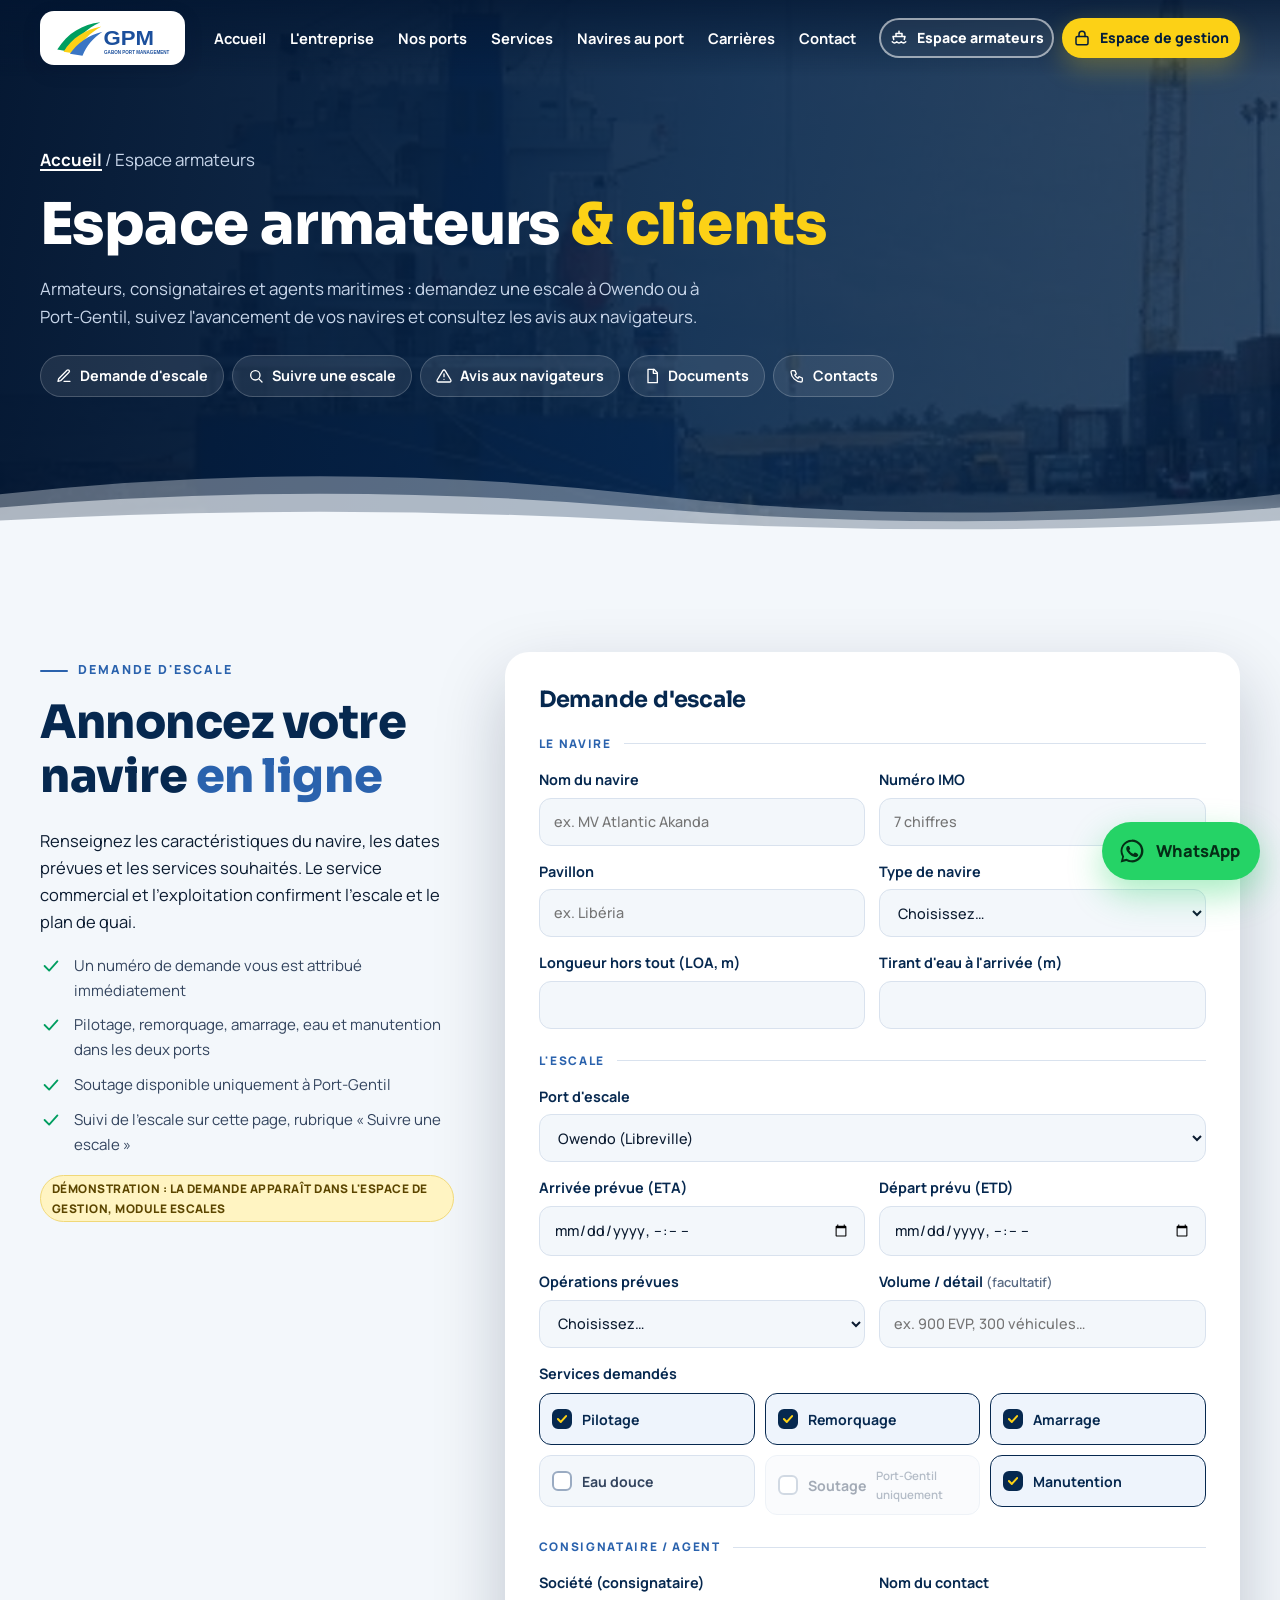
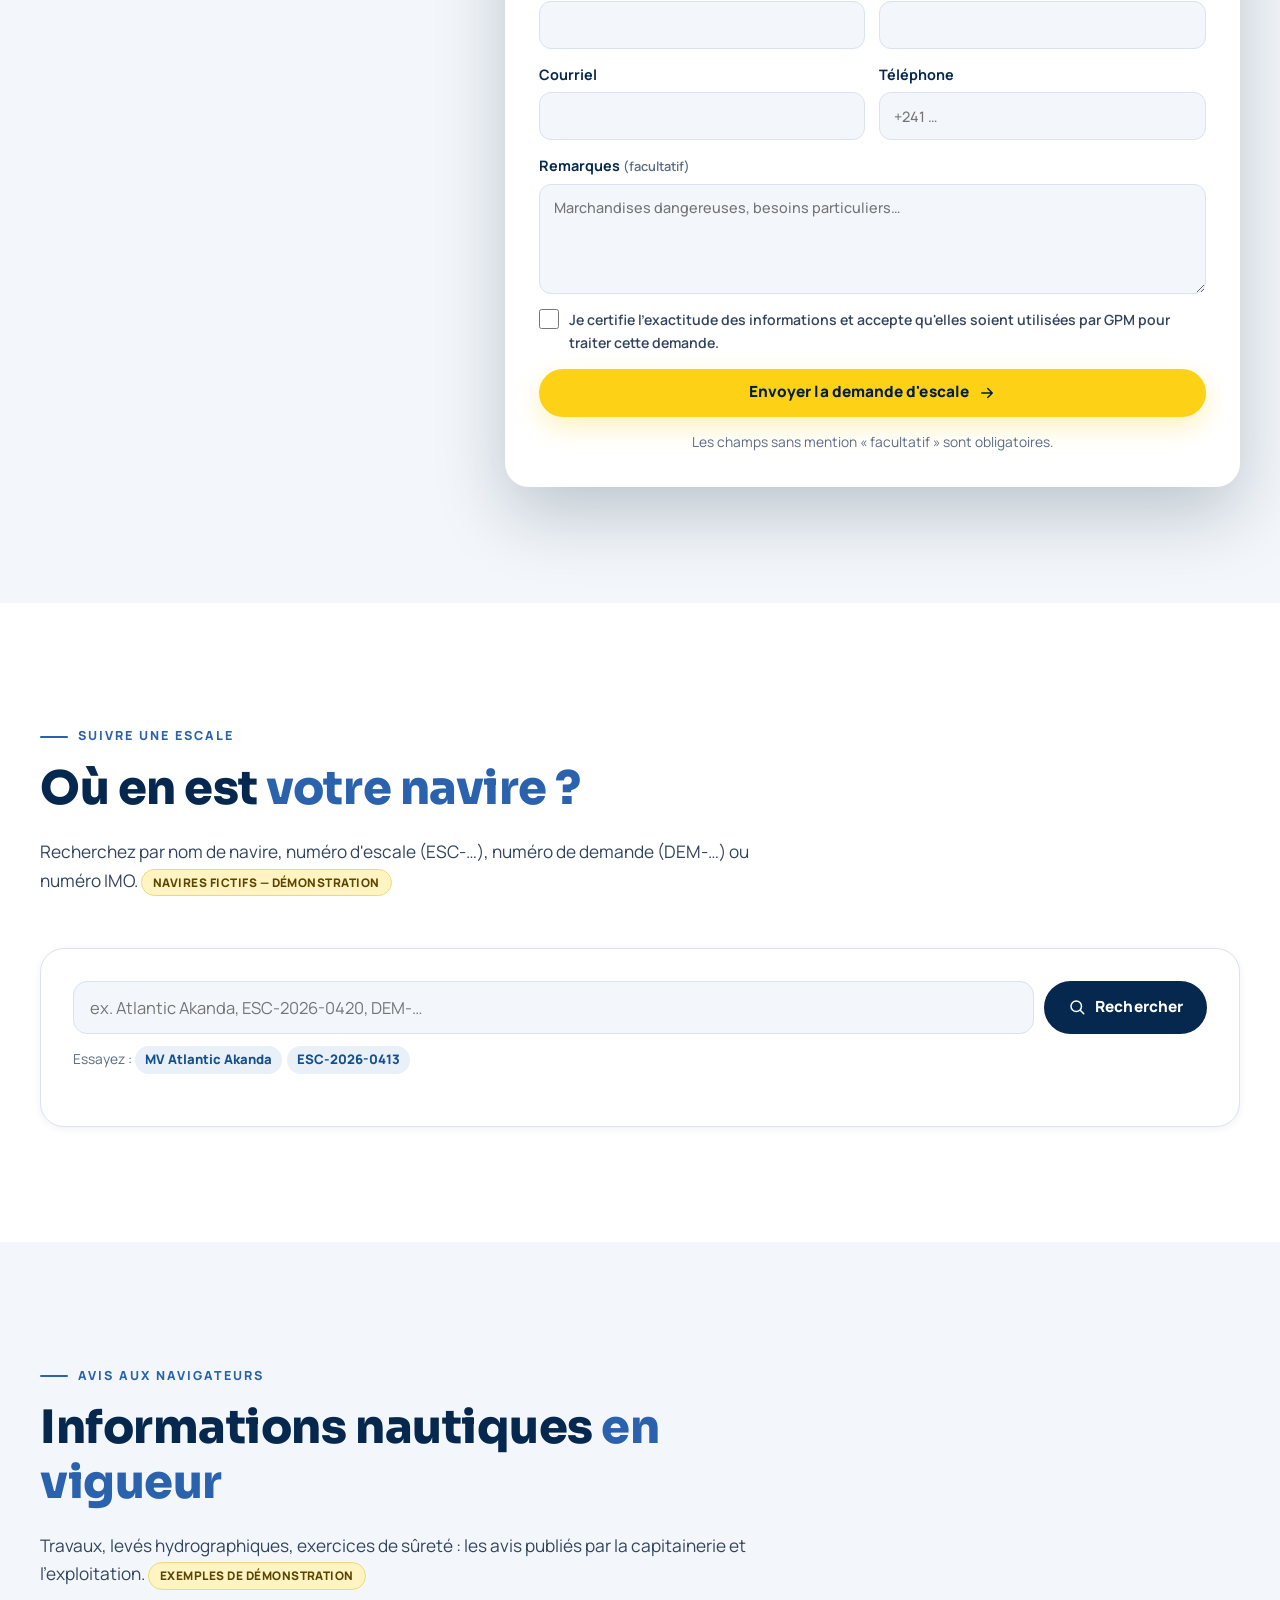
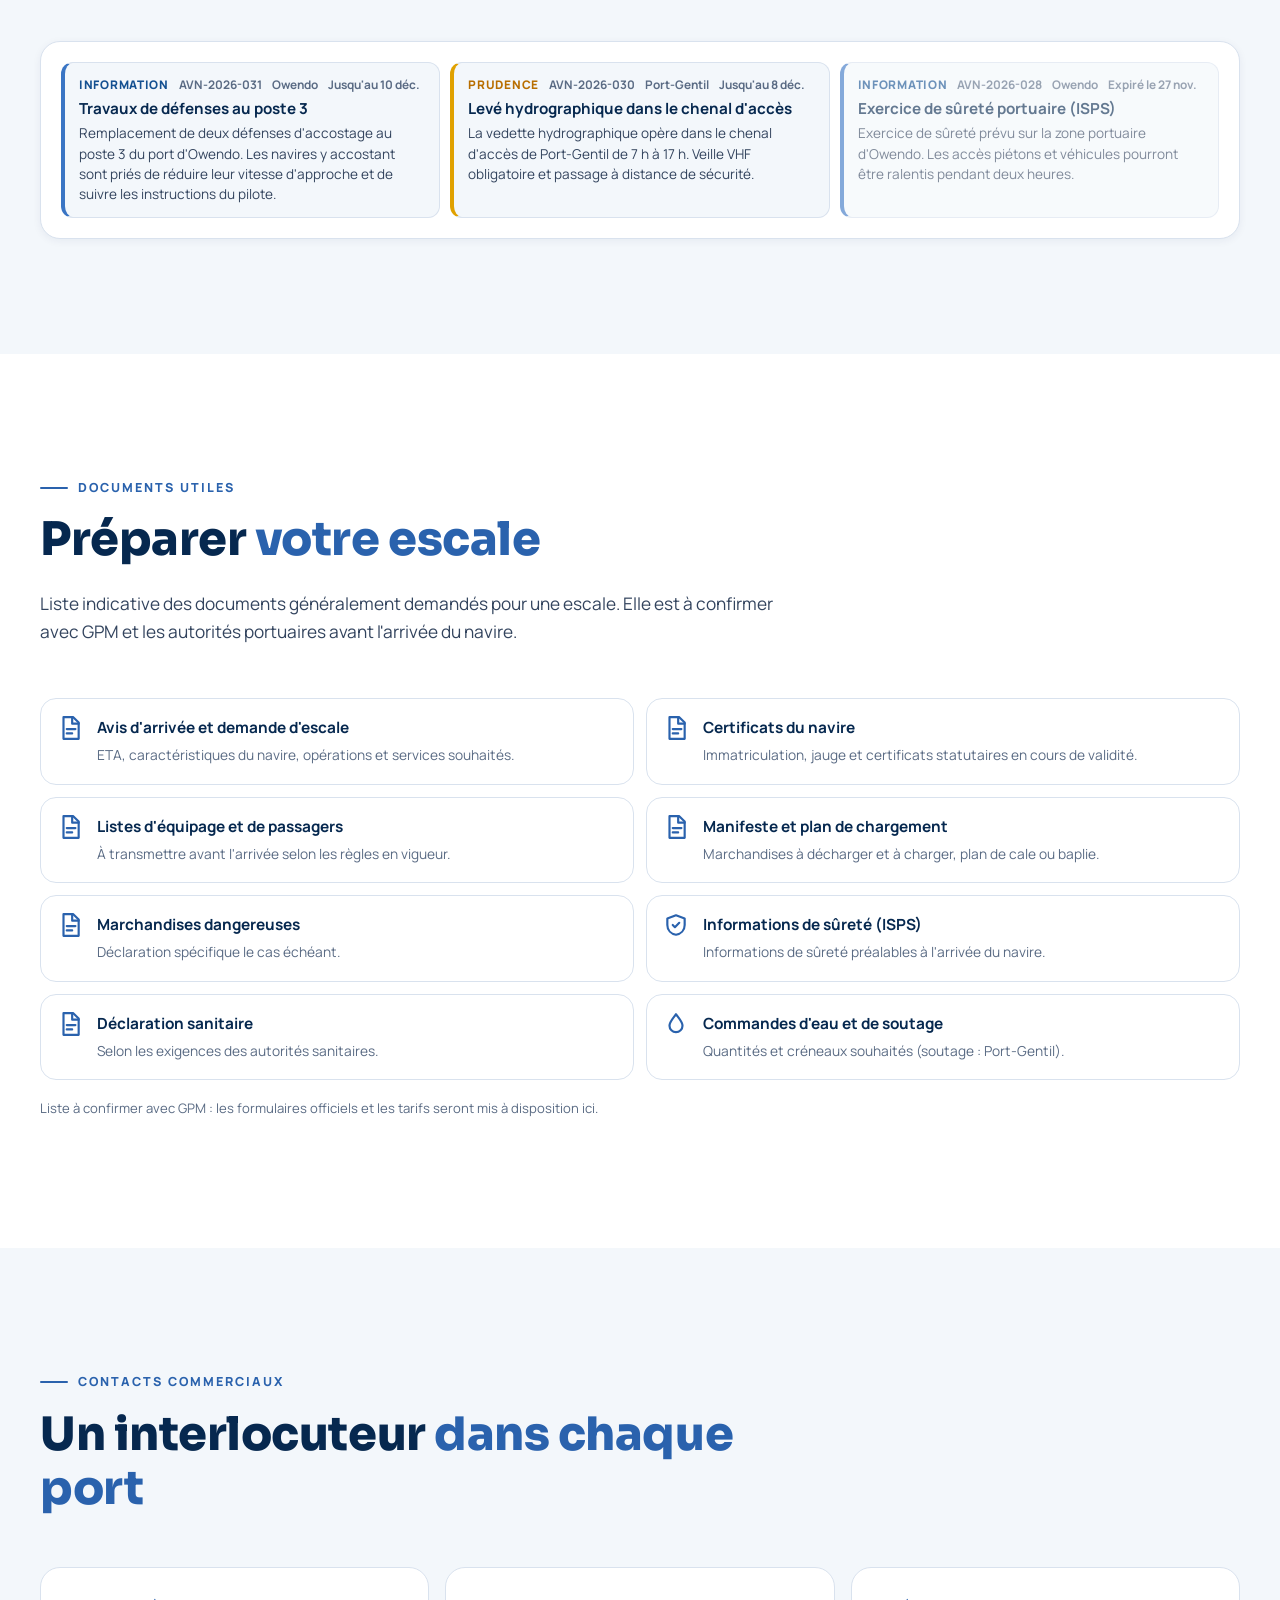
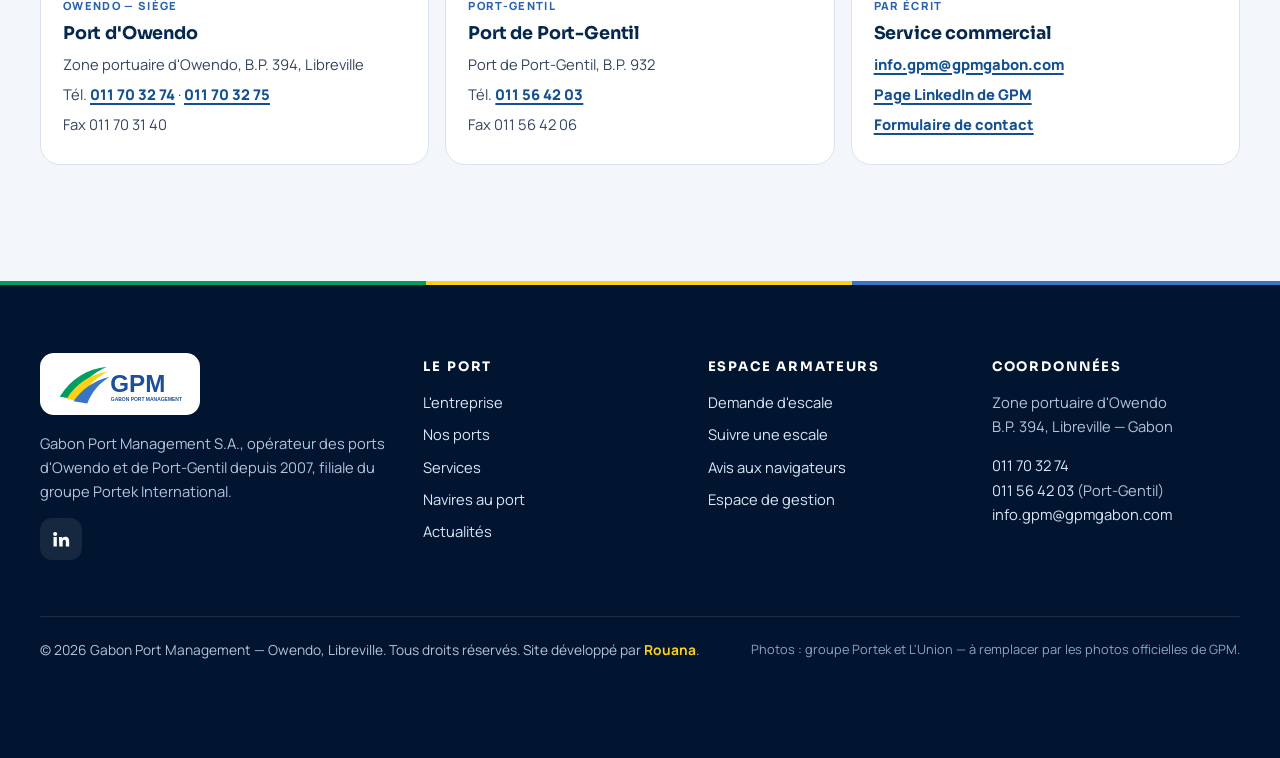
<file: clients.html>
<!DOCTYPE html>
<html lang="fr">
<head>
  <meta charset="UTF-8">
  <meta name="viewport" content="width=device-width, initial-scale=1, viewport-fit=cover">
  <title>Espace armateurs &amp; clients — Gabon Port Management (GPM)</title>
  <meta name="description" content="Espace armateurs et consignataires de Gabon Port Management : demande d'escale en ligne aux ports d'Owendo et de Port-Gentil, suivi des escales, avis aux navigateurs, documents et contacts commerciaux.">
  <meta name="theme-color" content="#06284f">
  <meta property="og:type" content="website">
  <meta property="og:locale" content="fr_FR">
  <meta property="og:site_name" content="Gabon Port Management">
  <meta property="og:title" content="Espace armateurs — Gabon Port Management">
  <meta property="og:description" content="Demandez une escale à Owendo ou Port-Gentil, suivez votre navire et consultez les avis aux navigateurs.">
  <meta property="og:image" content="assets/img/port-gentil-navire-quai.jpg">
  <link rel="icon" type="image/svg+xml" href="assets/img/icon.svg">
  <link rel="icon" type="image/png" href="assets/img/icon.png">
  <link rel="apple-touch-icon" href="assets/img/icon.png">
  <link rel="preconnect" href="https://fonts.googleapis.com">
  <link rel="preconnect" href="https://fonts.gstatic.com" crossorigin>
  <link href="https://fonts.googleapis.com/css2?family=Sora:wght@600;700;800&family=Manrope:wght@400;500;600;700;800&display=swap" rel="stylesheet">
  <link rel="stylesheet" href="assets/css/style.css">
</head>
<body id="top">
<a class="skip" href="#contenu">Aller au contenu</a>

<!-- ============ EN-TÊTE ============ -->
<header class="header" id="header">
  <div class="container header__inner">
    <a href="index.html" class="brand" aria-label="Gabon Port Management — accueil">
      <img src="assets/img/logo.svg" alt="Gabon Port Management (GPM)" width="121" height="42">
    </a>
    <nav class="nav" id="nav" aria-label="Navigation principale">
      <a href="index.html#accueil">Accueil</a>
      <a href="index.html#entreprise">L'entreprise</a>
      <a href="index.html#ports">Nos ports</a>
      <a href="index.html#services">Services</a>
      <a href="index.html#navires">Navires au port</a>
      <a href="carrieres.html">Carrières</a>
      <a href="index.html#contact">Contact</a>
      <div class="nav__btns">
        <a href="clients.html" class="btn btn--ghost btn--sm" aria-current="page"><svg viewBox="0 0 24 24" aria-hidden="true"><path d="M3 17c2 2 4 2 6 0 2 2 4 2 6 0 2 2 4 2 6 0"/><path d="M5 14 4 10h16l-1 4M8 10V6h8v4M12 3v3"/></svg>Espace armateurs</a>
        <a href="espace/index.html" class="btn btn--yellow btn--sm"><svg viewBox="0 0 24 24" aria-hidden="true"><rect x="4" y="10" width="16" height="11" rx="2"/><path d="M8 10V7a4 4 0 0 1 8 0v3"/></svg>Espace de gestion</a>
      </div>
    </nav>
    <a href="espace/index.html" class="btn btn--yellow btn--sm header__cta" aria-label="Espace de gestion"><svg viewBox="0 0 24 24" aria-hidden="true"><rect x="4" y="10" width="16" height="11" rx="2"/><path d="M8 10V7a4 4 0 0 1 8 0v3"/></svg><span>Gestion</span></a>
    <button class="burger" id="burger" type="button" aria-label="Ouvrir le menu" aria-expanded="false" aria-controls="nav"><span></span><span></span><span></span></button>
  </div>
</header>

<main id="contenu">

<!-- ============ HÉRO ============ -->
<section class="page-hero">
  <div class="page-hero__bg" style="background-image:url('assets/img/port-gentil-navire-quai.jpg')"></div>
  <div class="container">
    <p class="crumbs reveal"><a href="index.html">Accueil</a> / Espace armateurs</p>
    <h1 class="reveal">Espace armateurs <em>&amp; clients</em></h1>
    <p class="reveal">Armateurs, consignataires et agents maritimes : demandez une escale à Owendo ou à Port-Gentil, suivez l'avancement de vos navires et consultez les avis aux navigateurs.</p>
    <ul class="page-hero__chips reveal">
      <li><a href="#demande"><svg viewBox="0 0 24 24" aria-hidden="true"><path d="M12 20h9M16.5 3.5a2.1 2.1 0 0 1 3 3L7 19l-4 1 1-4z"/></svg>Demande d'escale</a></li>
      <li><a href="#suivi"><svg viewBox="0 0 24 24" aria-hidden="true"><circle cx="11" cy="11" r="7"/><path d="m21 21-4.3-4.3"/></svg>Suivre une escale</a></li>
      <li><a href="#avis"><svg viewBox="0 0 24 24" aria-hidden="true"><path d="M10.3 3.9 1.8 18a2 2 0 0 0 1.7 3h17a2 2 0 0 0 1.7-3L13.7 3.9a2 2 0 0 0-3.4 0z"/><path d="M12 9v4M12 17h.01"/></svg>Avis aux navigateurs</a></li>
      <li><a href="#documents"><svg viewBox="0 0 24 24" aria-hidden="true"><path d="M6 2h9l5 5v15H6z"/><path d="M14 2v6h6"/></svg>Documents</a></li>
      <li><a href="#contacts-commerciaux"><svg viewBox="0 0 24 24" aria-hidden="true"><path d="M5 4h4l2 5-2.5 1.5a11 11 0 0 0 5 5L15 13l5 2v4a2 2 0 0 1-2 2A16 16 0 0 1 3 6a2 2 0 0 1 2-2"/></svg>Contacts</a></li>
    </ul>
  </div>
  <div class="waves" aria-hidden="true">
    <svg class="w1" viewBox="0 0 2880 110" preserveAspectRatio="none"><path fill="#f3f7fb" d="M0 50 Q 360 0 720 50 T 1440 50 T 2160 50 T 2880 50 V110 H0Z"/></svg>
    <svg class="w2" viewBox="0 0 2880 110" preserveAspectRatio="none"><path fill="#f3f7fb" d="M0 68 Q 360 30 720 68 T 1440 68 T 2160 68 T 2880 68 V110 H0Z"/></svg>
    <svg class="w3" viewBox="0 0 2880 110" preserveAspectRatio="none"><path fill="#f3f7fb" d="M0 86 Q 360 62 720 86 T 1440 86 T 2160 86 T 2880 86 V110 H0Z"/></svg>
  </div>
</section>

<!-- ============ DEMANDE D'ESCALE ============ -->
<section class="section section--paper" id="demande">
  <div class="container esc-layout">
    <aside class="esc-aside">
      <p class="eyebrow reveal">Demande d'escale</p>
      <h2 class="title reveal">Annoncez votre navire <em>en ligne</em></h2>
      <p class="reveal">Renseignez les caractéristiques du navire, les dates prévues et les services souhaités. Le service commercial et l'exploitation confirment l'escale et le plan de quai.</p>
      <ul class="reveal">
        <li><svg viewBox="0 0 24 24" aria-hidden="true"><path d="M5 12l5 5 9-10"/></svg>Un numéro de demande vous est attribué immédiatement</li>
        <li><svg viewBox="0 0 24 24" aria-hidden="true"><path d="M5 12l5 5 9-10"/></svg>Pilotage, remorquage, amarrage, eau et manutention dans les deux ports</li>
        <li><svg viewBox="0 0 24 24" aria-hidden="true"><path d="M5 12l5 5 9-10"/></svg>Soutage disponible uniquement à Port-Gentil</li>
        <li><svg viewBox="0 0 24 24" aria-hidden="true"><path d="M5 12l5 5 9-10"/></svg>Suivi de l'escale sur cette page, rubrique « Suivre une escale »</li>
      </ul>
      <p class="demo-tag reveal">Démonstration : la demande apparaît dans l'espace de gestion, module Escales</p>
    </aside>

    <div id="demande-box">
      <form class="form reveal" id="escale-form" novalidate>
        <h3>Demande d'escale</h3>
        <p class="form__sep">Le navire</p>
        <div class="form__row">
          <label>Nom du navire<input type="text" name="navire" required placeholder="ex. MV Atlantic Akanda" autocomplete="off"></label>
          <label>Numéro IMO<input type="text" name="imo" required inputmode="numeric" maxlength="7" placeholder="7 chiffres" autocomplete="off"></label>
        </div>
        <div class="form__row">
          <label>Pavillon<input type="text" name="pavillon" required placeholder="ex. Libéria" autocomplete="off"></label>
          <label>Type de navire
            <select name="type" required>
              <option value="">Choisissez…</option>
              <option>Porte-conteneurs</option>
              <option>Roulier (RoRo)</option>
              <option>Navire conventionnel</option>
              <option>Vraquier</option>
              <option>Pétrolier / gazier</option>
              <option>Ravitailleur offshore</option>
              <option>Autre</option>
            </select>
          </label>
        </div>
        <div class="form__row">
          <label>Longueur hors tout (LOA, m)<input type="number" name="loa" required min="10" max="400" step="0.1" inputmode="decimal"></label>
          <label>Tirant d'eau à l'arrivée (m)<input type="number" name="te" required min="1" max="20" step="0.1" inputmode="decimal"></label>
        </div>
        <p class="form__sep">L'escale</p>
        <label>Port d'escale
          <select name="site" id="e-site" required>
            <option value="OWE">Owendo (Libreville)</option>
            <option value="POG">Port-Gentil</option>
          </select>
        </label>
        <div class="form__row">
          <label>Arrivée prévue (ETA)<input type="datetime-local" name="eta" id="e-eta" required></label>
          <label>Départ prévu (ETD)<input type="datetime-local" name="etd" id="e-etd" required></label>
        </div>
        <div class="form__row">
          <label>Opérations prévues
            <select name="operations" required>
              <option value="">Choisissez…</option>
              <option>Déchargement / chargement conteneurs</option>
              <option>Débarquement / embarquement de véhicules</option>
              <option>Marchandises conventionnelles</option>
              <option>Vrac</option>
              <option>Produits pétroliers</option>
              <option>Ravitaillement offshore</option>
              <option>Avitaillement / soutage uniquement</option>
              <option>Autre</option>
            </select>
          </label>
          <label><span>Volume / détail <span class="opt">(facultatif)</span></span><input type="text" name="volume" placeholder="ex. 900 EVP, 300 véhicules…"></label>
        </div>
        <fieldset class="checks">
          <legend>Services demandés</legend>
          <label class="check"><input type="checkbox" name="services" value="Pilotage" checked><span>Pilotage</span></label>
          <label class="check"><input type="checkbox" name="services" value="Remorquage" checked><span>Remorquage</span></label>
          <label class="check"><input type="checkbox" name="services" value="Amarrage" checked><span>Amarrage</span></label>
          <label class="check"><input type="checkbox" name="services" value="Eau douce"><span>Eau douce</span></label>
          <label class="check"><input type="checkbox" name="services" value="Soutage" id="e-soutage" disabled><span>Soutage<small id="e-soutage-hint">Port-Gentil uniquement</small></span></label>
          <label class="check"><input type="checkbox" name="services" value="Manutention" checked><span>Manutention</span></label>
        </fieldset>
        <p class="form__sep">Consignataire / agent</p>
        <div class="form__row">
          <label>Société (consignataire)<input type="text" name="consignataire" required autocomplete="organization"></label>
          <label>Nom du contact<input type="text" name="contact" required autocomplete="name"></label>
        </div>
        <div class="form__row">
          <label>Courriel<input type="email" name="email" required autocomplete="email"></label>
          <label>Téléphone<input type="tel" name="telephone" required autocomplete="tel" placeholder="+241 …"></label>
        </div>
        <label><span>Remarques <span class="opt">(facultatif)</span></span><textarea name="message" rows="3" placeholder="Marchandises dangereuses, besoins particuliers…"></textarea></label>
        <label class="form__check"><input type="checkbox" name="consent" required> Je certifie l'exactitude des informations et accepte qu'elles soient utilisées par GPM pour traiter cette demande.</label>
        <button type="submit" class="btn btn--yellow btn--block">Envoyer la demande d'escale <svg viewBox="0 0 24 24" aria-hidden="true"><path d="M5 12h14M13 6l6 6-6 6"/></svg></button>
        <p class="form__note" id="escale-note">Les champs sans mention « facultatif » sont obligatoires.</p>
      </form>
    </div>
  </div>
</section>

<!-- ============ SUIVI ============ -->
<section class="section" id="suivi">
  <div class="container">
    <div class="section__head">
      <p class="eyebrow reveal">Suivre une escale</p>
      <h2 class="title reveal">Où en est <em>votre navire&nbsp;?</em></h2>
      <p class="lead reveal">Recherchez par nom de navire, numéro d'escale (ESC-…), numéro de demande (DEM-…) ou numéro IMO. <span class="demo-tag">Navires fictifs — démonstration</span></p>
    </div>
    <div class="track reveal">
      <form class="track__form" id="track-form" role="search">
        <label class="sr-only" for="track-q">Navire ou numéro d'escale</label>
        <input type="search" id="track-q" placeholder="ex. Atlantic Akanda, ESC-2026-0420, DEM-…" autocomplete="off">
        <button type="submit" class="btn btn--navy"><svg viewBox="0 0 24 24" aria-hidden="true"><circle cx="11" cy="11" r="7"/><path d="m21 21-4.3-4.3"/></svg>Rechercher</button>
      </form>
      <p class="track__hint" id="track-hint">Essayez : </p>
      <div class="track__res" id="track-res" aria-live="polite"></div>
    </div>
  </div>
</section>

<!-- ============ AVIS ============ -->
<section class="section section--paper" id="avis">
  <div class="container">
    <div class="section__head">
      <p class="eyebrow reveal">Avis aux navigateurs</p>
      <h2 class="title reveal">Informations nautiques <em>en vigueur</em></h2>
      <p class="lead reveal">Travaux, levés hydrographiques, exercices de sûreté : les avis publiés par la capitainerie et l'exploitation. <span class="demo-tag">Exemples de démonstration</span></p>
    </div>
    <div class="avis avis--page reveal">
      <ul class="avis__list" id="avis-list"></ul>
    </div>
  </div>
</section>

<!-- ============ DOCUMENTS ============ -->
<section class="section" id="documents">
  <div class="container">
    <div class="section__head">
      <p class="eyebrow reveal">Documents utiles</p>
      <h2 class="title reveal">Préparer <em>votre escale</em></h2>
      <p class="lead reveal">Liste indicative des documents généralement demandés pour une escale. Elle est à confirmer avec GPM et les autorités portuaires avant l'arrivée du navire.</p>
    </div>
    <ul class="docs">
      <li class="reveal"><svg viewBox="0 0 24 24" aria-hidden="true"><path d="M6 2h9l5 5v15H6z"/><path d="M14 2v6h6M9 13h8M9 17h5"/></svg><div><b>Avis d'arrivée et demande d'escale</b><span>ETA, caractéristiques du navire, opérations et services souhaités.</span></div></li>
      <li class="reveal"><svg viewBox="0 0 24 24" aria-hidden="true"><path d="M6 2h9l5 5v15H6z"/><path d="M14 2v6h6M9 13h8M9 17h5"/></svg><div><b>Certificats du navire</b><span>Immatriculation, jauge et certificats statutaires en cours de validité.</span></div></li>
      <li class="reveal"><svg viewBox="0 0 24 24" aria-hidden="true"><path d="M6 2h9l5 5v15H6z"/><path d="M14 2v6h6M9 13h8M9 17h5"/></svg><div><b>Listes d'équipage et de passagers</b><span>À transmettre avant l'arrivée selon les règles en vigueur.</span></div></li>
      <li class="reveal"><svg viewBox="0 0 24 24" aria-hidden="true"><path d="M6 2h9l5 5v15H6z"/><path d="M14 2v6h6M9 13h8M9 17h5"/></svg><div><b>Manifeste et plan de chargement</b><span>Marchandises à décharger et à charger, plan de cale ou baplie.</span></div></li>
      <li class="reveal"><svg viewBox="0 0 24 24" aria-hidden="true"><path d="M6 2h9l5 5v15H6z"/><path d="M14 2v6h6M9 13h8M9 17h5"/></svg><div><b>Marchandises dangereuses</b><span>Déclaration spécifique le cas échéant.</span></div></li>
      <li class="reveal"><svg viewBox="0 0 24 24" aria-hidden="true"><path d="M12 3 4 6v6c0 5 3.5 8.3 8 9 4.5-.7 8-4 8-9V6z"/><path d="m9 12 2 2 4-4"/></svg><div><b>Informations de sûreté (ISPS)</b><span>Informations de sûreté préalables à l'arrivée du navire.</span></div></li>
      <li class="reveal"><svg viewBox="0 0 24 24" aria-hidden="true"><path d="M6 2h9l5 5v15H6z"/><path d="M14 2v6h6M9 13h8M9 17h5"/></svg><div><b>Déclaration sanitaire</b><span>Selon les exigences des autorités sanitaires.</span></div></li>
      <li class="reveal"><svg viewBox="0 0 24 24" aria-hidden="true"><path d="M12 3c3 4 6 7.2 6 10.5A6 6 0 0 1 6 13.5C6 10.2 9 7 12 3z"/></svg><div><b>Commandes d'eau et de soutage</b><span>Quantités et créneaux souhaités (soutage : Port-Gentil).</span></div></li>
    </ul>
    <p class="src">Liste à confirmer avec GPM : les formulaires officiels et les tarifs seront mis à disposition ici.</p>
  </div>
</section>

<!-- ============ CONTACTS COMMERCIAUX ============ -->
<section class="section section--paper" id="contacts-commerciaux">
  <div class="container">
    <div class="section__head">
      <p class="eyebrow reveal">Contacts commerciaux</p>
      <h2 class="title reveal">Un interlocuteur <em>dans chaque port</em></h2>
    </div>
    <div class="ccards">
      <article class="ccard reveal"><small>Owendo — Siège</small><h3>Port d'Owendo</h3><p>Zone portuaire d'Owendo, B.P. 394, Libreville</p><p>Tél. <a href="tel:+24111703274">011 70 32 74</a> · <a href="tel:+24111703275">011 70 32 75</a></p><p>Fax 011 70 31 40</p></article>
      <article class="ccard reveal"><small>Port-Gentil</small><h3>Port de Port-Gentil</h3><p>Port de Port-Gentil, B.P. 932</p><p>Tél. <a href="tel:+24111564203">011 56 42 03</a></p><p>Fax 011 56 42 06</p></article>
      <article class="ccard reveal"><small>Par écrit</small><h3>Service commercial</h3><p><a href="mailto:info.gpm@gpmgabon.com?subject=Demande%20commerciale">info.gpm@gpmgabon.com</a></p><p><a href="https://ga.linkedin.com/company/gabon-port-management" target="_blank" rel="noopener">Page LinkedIn de GPM</a></p><p><a href="index.html#contact">Formulaire de contact</a></p></article>
    </div>
  </div>
</section>

</main>

<!-- ============ PIED DE PAGE ============ -->
<footer class="footer">
  <div class="container footer__inner">
    <div class="footer__brand">
      <a href="index.html" class="footer__logo"><img src="assets/img/logo.svg" alt="Gabon Port Management (GPM)" width="132" height="46"></a>
      <p>Gabon Port Management S.A., opérateur des ports d'Owendo et de Port-Gentil depuis 2007, filiale du groupe Portek International.</p>
      <div class="socials">
        <a href="https://ga.linkedin.com/company/gabon-port-management" target="_blank" rel="noopener" aria-label="Gabon Port Management sur LinkedIn"><svg viewBox="0 0 24 24" aria-hidden="true" style="stroke:none"><path d="M4.98 3.5a2.5 2.5 0 1 1 0 5 2.5 2.5 0 0 1 0-5zM3 9.5h4V21H3zM9.5 9.5h3.8v1.6h.1c.5-.95 1.8-1.95 3.7-1.95 4 0 4.7 2.6 4.7 6V21h-4v-5.2c0-1.25 0-2.85-1.75-2.85s-2.05 1.35-2.05 2.75V21h-4z"/></svg></a>
      </div>
    </div>
    <div>
      <h4>Le port</h4>
      <nav class="footer__nav" aria-label="Liens rapides">
        <a href="index.html#entreprise">L'entreprise</a>
        <a href="index.html#ports">Nos ports</a>
        <a href="index.html#services">Services</a>
        <a href="index.html#navires">Navires au port</a>
        <a href="index.html#actualites">Actualités</a>
      </nav>
    </div>
    <div>
      <h4>Espace armateurs</h4>
      <nav class="footer__nav" aria-label="Espace armateurs">
        <a href="#demande">Demande d'escale</a>
        <a href="#suivi">Suivre une escale</a>
        <a href="#avis">Avis aux navigateurs</a>
        <a href="espace/index.html">Espace de gestion</a>
      </nav>
    </div>
    <div>
      <h4>Coordonnées</h4>
      <p>Zone portuaire d'Owendo<br>B.P. 394, Libreville — Gabon</p>
      <p><a href="tel:+24111703274">011 70 32 74</a><br><a href="tel:+24111564203">011 56 42 03</a> (Port-Gentil)<br><a href="mailto:info.gpm@gpmgabon.com">info.gpm@gpmgabon.com</a></p>
    </div>
    <div class="footer__copy">
      <p>© 2026 Gabon Port Management — Owendo, Libreville. Tous droits réservés. Site développé par <strong style="color:#fcd116">Rouana</strong>.</p>
      <p class="footer__photos">Photos : groupe Portek et L'Union — à remplacer par les photos officielles de GPM.</p>
    </div>
  </div>
</footer>

<!-- Boutons flottants : retour en haut + WhatsApp -->
<!-- À CONFIRMER : numéro WhatsApp -->
<div class="fab" id="fab">
  <a class="fab__wa" id="fab-wa" href="https://wa.me/24111703274?text=Bonjour%20Gabon%20Port%20Management%2C%20je%20souhaite%20des%20informations%20sur%20une%20escale." target="_blank" rel="noopener" aria-label="Nous écrire sur WhatsApp">
    <svg viewBox="0 0 32 32" aria-hidden="true"><path fill="currentColor" d="M16 3a13 13 0 0 0-11.2 19.6L3 29l6.6-1.7A13 13 0 1 0 16 3zm0 23.6c-2 0-4-.5-5.7-1.6l-.4-.2-3.9 1 1-3.8-.3-.4A10.6 10.6 0 1 1 16 26.6zm5.8-7.9c-.3-.2-1.9-.9-2.2-1-.3-.1-.5-.2-.7.2l-1 1.2c-.2.2-.4.2-.7.1a8.7 8.7 0 0 1-4.3-3.8c-.3-.6.3-.5.9-1.7.1-.2 0-.4 0-.6l-1-2.4c-.3-.6-.5-.5-.7-.5h-.6c-.2 0-.6.1-.9.4-.3.3-1.2 1.1-1.2 2.8s1.2 3.3 1.4 3.5c.2.2 2.4 3.7 5.8 5.2 2.2.9 3 1 4.1.8.7-.1 1.9-.8 2.2-1.5.3-.8.3-1.4.2-1.5-.1-.1-.3-.2-.6-.3z"/></svg>
    <span class="fab__label">WhatsApp</span>
  </a>
  <button type="button" class="totop" id="totop" aria-label="Remonter en haut de la page">
    <svg class="ring" viewBox="0 0 54 54" aria-hidden="true"><circle class="bg" cx="27" cy="27" r="24"/><circle class="fg" cx="27" cy="27" r="24"/></svg>
    <svg class="arrow" viewBox="0 0 24 24" aria-hidden="true"><path d="M12 19V5M5 12l7-7 7 7"/></svg>
  </button>
</div>

<script src="assets/js/gpm-data.js"></script>
<script src="assets/js/main.js"></script>
<script src="assets/js/clients.js"></script>
</body>
</html>
</file>
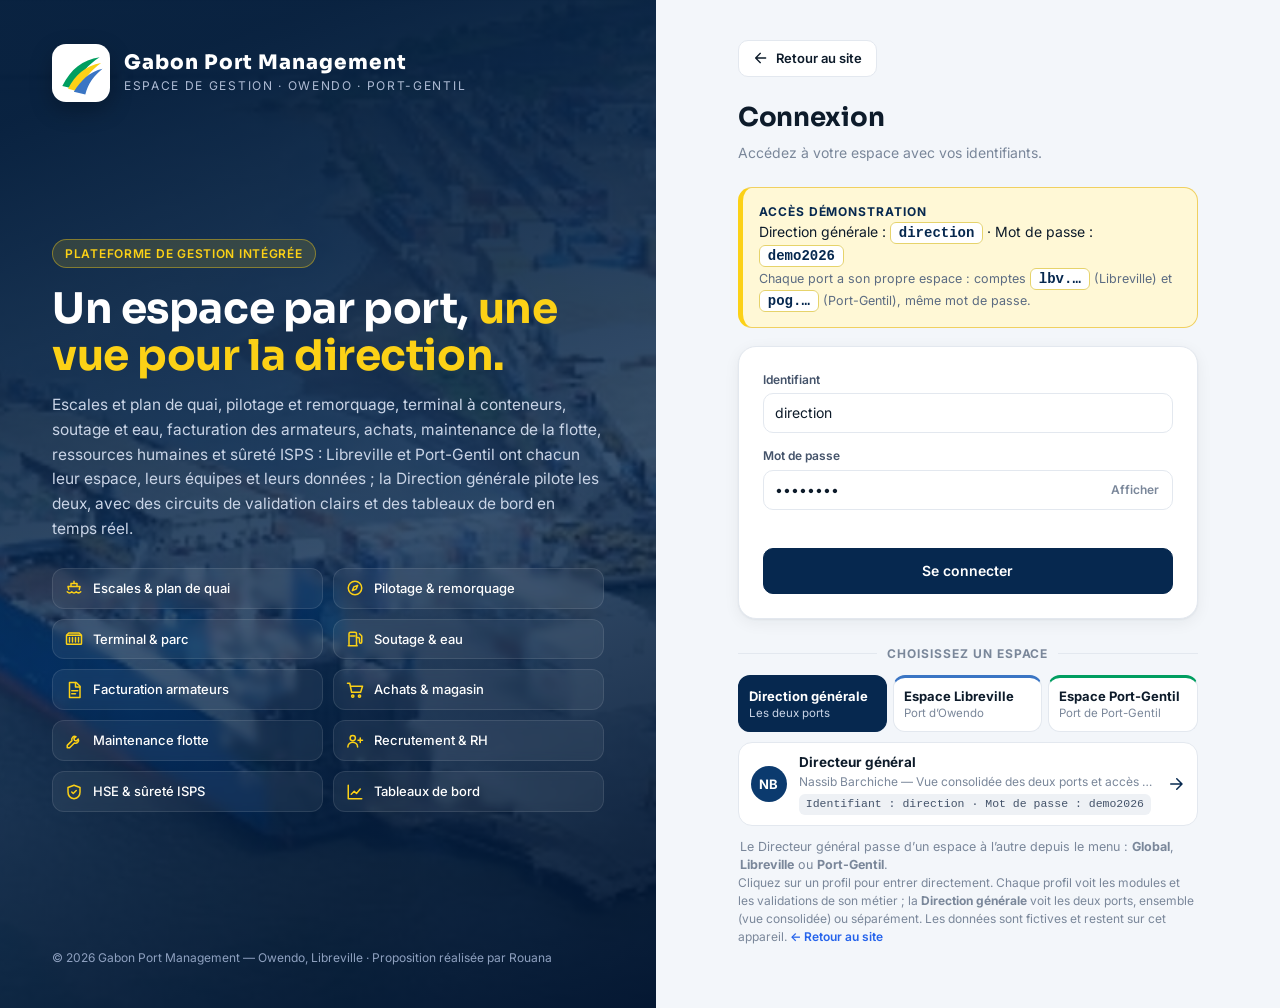
<file: espace/app.html>
<!doctype html>
<html lang="fr">
<head>
<meta charset="utf-8">
<meta name="viewport" content="width=device-width,initial-scale=1,viewport-fit=cover">
<title>GPM — Espace de gestion</title>
<meta name="robots" content="noindex">
<meta name="theme-color" content="#06284f">
<link rel="icon" href="../assets/img/icon.svg" type="image/svg+xml">
<link rel="preconnect" href="https://fonts.googleapis.com"><link rel="preconnect" href="https://fonts.gstatic.com" crossorigin>
<link href="https://fonts.googleapis.com/css2?family=Inter:wght@400;500;600;700;800&family=Sora:wght@600;700;800&display=swap" rel="stylesheet">
<link rel="stylesheet" href="css/erp.css">
<link rel="stylesheet" href="css/rh.css">
<link rel="stylesheet" href="css/finance.css">
<link rel="stylesheet" href="css/operations.css">
<link rel="stylesheet" href="css/hse.css">
<link rel="stylesheet" href="css/port.css">
<link rel="stylesheet" href="css/port2.css">
</head>
<body>
<div class="app" id="app">
  <aside class="side" aria-label="Menu principal">
    <a class="side__brand" href="#/dashboard"><img src="../assets/img/icon.svg" alt="GPM"><div><b>GPM</b><span>Espace de gestion</span></div></a>
    <label class="side__search"><svg viewBox="0 0 24 24" fill="none" stroke="currentColor" stroke-width="2" stroke-linecap="round"><circle cx="11" cy="11" r="7"/><path d="m21 21-4.3-4.3"/></svg><input id="search-m" type="search" enterkeyhint="search" placeholder="Rechercher (navire, facture…)" aria-label="Rechercher"></label>
    <nav class="side__nav" id="side-nav"></nav>
    <a class="side__back" href="../index.html"><svg viewBox="0 0 24 24" fill="none" stroke="currentColor" stroke-width="2" stroke-linecap="round" stroke-linejoin="round"><path d="M19 12H5M11 19l-7-7 7-7"/></svg>Retour au site GPM</a>
    <div class="side__foot">Version de démonstration<br>Conçu par <a href="../index.html">Rouana</a> pour Gabon Port Management</div>
  </aside>
  <div class="scrim" id="scrim"></div>
  <div class="main">
    <div class="demo-bar"><span><b>Démonstration</b><span class="db-long"> — données fictives de simulation. Toutes vos actions sont enregistrées sur cet appareil.</span><span class="db-short"> · données fictives</span></span><button id="reset-demo">Réinitialiser</button></div>
    <header class="top">
      <button class="top__burger" id="burger" aria-label="Ouvrir le menu"><svg width="22" height="22" viewBox="0 0 24 24" fill="none" stroke="currentColor" stroke-width="2" stroke-linecap="round"><path d="M4 6h16M4 12h16M4 18h16"/></svg></button>
      <div class="top__title"><div class="crumb"><span class="top-space" id="top-space"></span><span id="top-crumb"></span></div><h1 id="top-title">Tableau de bord</h1></div>
      <label class="top__search"><svg viewBox="0 0 24 24" fill="none" stroke="currentColor" stroke-width="2" stroke-linecap="round"><circle cx="11" cy="11" r="7"/><path d="m21 21-4.3-4.3"/></svg><input id="search" type="search" placeholder="Rechercher (navire, escale, facture, agent…) puis Entrée"></label>
      <a class="btn top__site" href="../index.html" title="Quitter l'espace de gestion et revenir au site"><svg viewBox="0 0 24 24" fill="none" stroke="currentColor" stroke-width="2" stroke-linecap="round" stroke-linejoin="round"><path d="M19 12H5M11 19l-7-7 7-7"/></svg><span class="ts-long">Retour au site</span><span class="ts-short">Site</span></a>
      <div><button class="top__icon" id="notif-btn" aria-label="Notifications"><svg viewBox="0 0 24 24" fill="none" stroke="currentColor" stroke-width="2" stroke-linecap="round" stroke-linejoin="round"><path d="M6 8a6 6 0 0 1 12 0c0 7 3 9 3 9H3s3-2 3-9"/><path d="M10.3 21a1.9 1.9 0 0 0 3.4 0"/></svg><span class="dot hide" id="notif-dot"></span></button></div>
      <div><div class="top__user" id="user-btn"><span id="u-av"></span><div class="who"><b id="u-name"></b><span id="u-role"></span></div></div></div>
    </header>
    <main class="view" id="view"></main>
  </div>
</div>

<script src="../assets/js/gpm-data.js"></script>
<script src="js/core.js"></script>
<script src="js/modules/dashboard.js"></script>
<script src="js/modules/sites.js"></script>
<script src="js/modules/escales.js"></script>
<script src="js/modules/services.js"></script>
<script src="js/modules/terminal.js"></script>
<script src="js/modules/soutage.js"></script>
<script src="js/modules/ventes.js"></script>
<script src="js/modules/maintenance.js"></script>
<script src="js/modules/achats.js"></script>
<script src="js/modules/stocks.js"></script>
<script src="js/modules/projets.js"></script>
<script src="js/modules/recrutement.js"></script>
<script src="js/modules/personnel.js"></script>
<script src="js/modules/paie.js"></script>
<script src="js/modules/hse.js"></script>
<script src="js/modules/admin.js"></script>
<script>ERP.boot();</script>
</body>
</html>
</file>
<file: assets/css/style.css>
/* ==========================================================================
   Gabon Port Management (GPM) — site public
   Design « maritime » : marine profond, accents du drapeau (vert, jaune, bleu)
   ========================================================================== */

:root {
  --navy-950: #021530;
  --navy-900: #041d3b;
  --navy: #06284f;
  --navy-2: #0b3a6e;
  --navy-3: #145091;
  --ocean: #3a75c4;
  --ocean-2: #2a62ad;
  --sky: #dbe8f7;
  --yellow: #fcd116;
  --yellow-2: #ffe066;
  --green: #009e60;
  --green-ink: #007548;
  --red: #c62f2f;
  --amber: #b86e00;
  --paper: #f3f7fb;
  --paper-2: #e9f0f8;
  --white: #fff;
  --ink: #0b1b30;
  --ink-2: #33445e;
  --ink-3: #5a6b84;
  --line: #d9e2ee;
  --line-2: #e8eef6;
  --radius: 18px;
  --radius-sm: 12px;
  --sh-sm: 0 2px 8px rgba(6, 40, 79, .06);
  --sh: 0 12px 34px rgba(6, 40, 79, .10);
  --sh-lg: 0 28px 70px rgba(2, 21, 48, .22);
  --head-h: 76px;
  --font-title: 'Sora', 'Segoe UI', system-ui, sans-serif;
  --font: 'Manrope', 'Segoe UI', system-ui, sans-serif;
  --ease: cubic-bezier(.22, .8, .24, 1);
}

*, *::before, *::after { box-sizing: border-box; }
html { scroll-behavior: smooth; scroll-padding-top: calc(var(--head-h) + 8px); -webkit-text-size-adjust: 100%; }
body {
  margin: 0; font-family: var(--font); font-size: 16.5px; line-height: 1.65; color: var(--ink);
  background: var(--white); overflow-x: hidden; -webkit-font-smoothing: antialiased;
}
img, svg { max-width: 100%; }
img { display: block; height: auto; }
a { color: var(--navy-3); text-decoration-thickness: 1.5px; text-underline-offset: 3px; }
a:hover { color: var(--navy); }
h1, h2, h3, h4 { font-family: var(--font-title); line-height: 1.18; margin: 0 0 .5em; color: var(--navy); letter-spacing: -.01em; }
p { margin: 0 0 1em; }
button, input, select, textarea { font: inherit; color: inherit; }
:focus-visible { outline: 3px solid var(--yellow); outline-offset: 3px; border-radius: 6px; }
.section--light :focus-visible, .form :focus-visible { outline-color: var(--ocean); }
::selection { background: var(--yellow); color: var(--navy); }

.sr-only { position: absolute !important; width: 1px; height: 1px; padding: 0; margin: -1px; overflow: hidden; clip: rect(0 0 0 0); white-space: nowrap; border: 0; }
.skip { position: absolute; left: 16px; top: -60px; z-index: 200; background: var(--yellow); color: var(--navy); padding: 10px 16px; border-radius: 10px; font-weight: 800; text-decoration: none; }
.skip:focus { top: 12px; }

.container { width: min(1200px, 100% - 32px); margin-inline: auto; }
svg[viewBox="0 0 24 24"] { fill: none; stroke: currentColor; stroke-width: 2; stroke-linecap: round; stroke-linejoin: round; }

/* ---------- Boutons ---------- */
.btn {
  display: inline-flex; align-items: center; justify-content: center; gap: 9px; min-height: 48px; padding: 12px 22px;
  border-radius: 999px; border: 2px solid transparent; font-weight: 800; font-size: .96rem; letter-spacing: .005em;
  text-decoration: none; cursor: pointer; transition: transform .2s var(--ease), box-shadow .2s, background .2s, color .2s, border-color .2s;
  white-space: nowrap; line-height: 1.1;
}
.btn svg { width: 18px; height: 18px; flex: none; }
.btn:hover { transform: translateY(-2px); }
.btn:active { transform: translateY(0); }
.btn--yellow { background: var(--yellow); color: var(--navy-900); box-shadow: 0 10px 26px rgba(252, 209, 22, .28); }
.btn--yellow:hover { background: var(--yellow-2); color: var(--navy-900); }
.btn--navy { background: var(--navy); color: #fff; }
.btn--navy:hover { background: var(--navy-2); color: #fff; }
.btn--ocean { background: var(--ocean-2); color: #fff; }
.btn--ocean:hover { background: var(--navy-3); color: #fff; }
.btn--ghost { border-color: rgba(255, 255, 255, .55); color: #fff; background: rgba(255, 255, 255, .06); backdrop-filter: blur(6px); }
.btn--ghost:hover { background: #fff; color: var(--navy); border-color: #fff; }
.btn--outline { border-color: var(--navy); color: var(--navy); background: transparent; }
.btn--outline:hover { background: var(--navy); color: #fff; }
.btn--white { background: #fff; color: var(--navy); }
.btn--white:hover { background: var(--paper); color: var(--navy); }
.btn--sm { min-height: 40px; padding: 8px 16px; font-size: .88rem; }
.btn--block { width: 100%; }

/* ---------- En-tête ---------- */
.header {
  position: fixed; inset: 0 0 auto; z-index: 100; height: var(--head-h);
  transition: background .3s, box-shadow .3s, height .3s;
}
.header::before { content: ""; position: absolute; inset: 0; background: linear-gradient(180deg, rgba(2, 21, 48, .7), rgba(2, 21, 48, 0)); pointer-events: none; transition: opacity .3s; }
.header.is-scrolled { background: rgba(255, 255, 255, .97); box-shadow: 0 6px 24px rgba(6, 40, 79, .10); }
.header.is-scrolled::before { opacity: 0; }
.header__inner { position: relative; height: 100%; display: flex; align-items: center; gap: 18px; }
.brand { display: inline-flex; align-items: center; flex: none; background: #fff; border-radius: 14px; padding: 6px 12px; box-shadow: 0 6px 18px rgba(2, 21, 48, .18); text-decoration: none; }
.brand img { height: 42px; width: auto; }
.header.is-scrolled .brand { box-shadow: none; padding-left: 0; }
.nav { display: flex; align-items: center; gap: 2px; margin-left: auto; }
.nav > a:not(.btn) {
  position: relative; color: #fff; text-decoration: none; font-weight: 700; font-size: .92rem; padding: 10px 11px; border-radius: 10px; white-space: nowrap;
}
.nav > a:not(.btn)::after { content: ""; position: absolute; left: 11px; right: 11px; bottom: 4px; height: 2px; border-radius: 2px; background: var(--yellow); transform: scaleX(0); transform-origin: left; transition: transform .25s var(--ease); }
.nav > a:not(.btn):hover::after, .nav > a.is-active::after { transform: scaleX(1); }
.header.is-scrolled .nav > a:not(.btn) { color: var(--navy); }
.header.is-scrolled .nav > a:not(.btn)::after { background: var(--ocean); }
.nav__btns { display: flex; gap: 8px; margin-left: 10px; }
.nav__btns .btn--ghost { min-height: 40px; }
.header.is-scrolled .nav__btns .btn--ghost { color: var(--navy); border-color: var(--navy); background: transparent; }
.header.is-scrolled .nav__btns .btn--ghost:hover { background: var(--navy); color: #fff; }
.header__cta { display: none; }
.burger { display: none; width: 46px; height: 46px; border-radius: 12px; border: 0; background: rgba(255, 255, 255, .14); cursor: pointer; padding: 0; position: relative; flex: none; }
.burger span { position: absolute; left: 12px; right: 12px; height: 2.5px; border-radius: 2px; background: #fff; transition: transform .3s var(--ease), opacity .2s, top .3s; }
.burger span:nth-child(1) { top: 15px; } .burger span:nth-child(2) { top: 22px; } .burger span:nth-child(3) { top: 29px; }
.header.is-scrolled .burger { background: var(--paper-2); }
.header.is-scrolled .burger span { background: var(--navy); }
body.nav-open .burger { background: var(--paper-2); }
body.nav-open .burger span { background: var(--navy); }
body.nav-open .burger span:nth-child(1) { top: 22px; transform: rotate(45deg); }
body.nav-open .burger span:nth-child(2) { opacity: 0; }
body.nav-open .burger span:nth-child(3) { top: 22px; transform: rotate(-45deg); }

@media (max-width: 1240px) {
  .nav > a:not(.btn) { padding: 10px 8px; font-size: .88rem; }
  .nav > a:not(.btn)::after { left: 8px; right: 8px; }
  .nav__btns .btn { padding: 8px 13px; }
}
@media (max-width: 1140px) {
  :root { --head-h: 68px; }
  .brand img { height: 36px; }
  .burger { display: block; z-index: 2; }
  .header__cta { display: inline-flex; margin-left: auto; }
  .nav {
    position: fixed; inset: 0; z-index: 1; margin: 0; flex-direction: column; align-items: stretch; gap: 0;
    background: #fff; padding: calc(var(--head-h) + 14px) 20px 28px; overflow-y: auto;
    opacity: 0; visibility: hidden; transform: translateY(-12px); transition: opacity .3s, transform .3s var(--ease), visibility .3s;
  }
  .nav.is-open { opacity: 1; visibility: visible; transform: none; }
  .nav > a:not(.btn) { color: var(--navy) !important; font-family: var(--font-title); font-size: 1.15rem; padding: 14px 6px; border-bottom: 1px solid var(--line-2); border-radius: 0; }
  .nav > a:not(.btn)::after { display: none; }
  .nav > a.is-active { color: var(--ocean-2) !important; }
  .nav__btns { flex-direction: column; margin: 20px 0 0; gap: 10px; }
  .nav__btns .btn { min-height: 50px; }
  .nav__btns .btn--ghost { color: var(--navy) !important; border-color: var(--navy) !important; background: transparent !important; }
  body.nav-open .brand { position: relative; z-index: 2; box-shadow: none; }
  body.nav-open .header__cta { position: relative; z-index: 2; }
  body.nav-open .header::before { opacity: 0; }
}
@media (max-width: 420px) {
  .brand { padding: 5px 9px; border-radius: 12px; }
  .brand img { height: 32px; }
  .header__cta { padding: 8px 12px; gap: 6px; font-size: .82rem; }
  .header__inner { gap: 10px; }
}
@media (max-width: 350px) { .header__cta span { display: none; } }

/* ---------- Typo de section ---------- */
.section { padding: clamp(72px, 9vw, 120px) 0; position: relative; }
.section--paper { background: var(--paper); }
.section--navy { background: radial-gradient(1200px 500px at 85% -10%, rgba(58, 117, 196, .35), transparent 60%), linear-gradient(180deg, var(--navy) 0%, var(--navy-950) 100%); color: #d6e2f2; }
.section--navy h2, .section--navy h3 { color: #fff; }
.section__head { max-width: 760px; margin-bottom: clamp(32px, 4vw, 52px); }
.section__head--center { margin-inline: auto; text-align: center; }
.section__head--row { max-width: none; display: flex; justify-content: space-between; align-items: end; gap: 24px; flex-wrap: wrap; }
.section__head--row > div { max-width: 720px; }
.eyebrow {
  display: inline-flex; align-items: center; gap: 10px; margin: 0 0 14px; font-weight: 800; font-size: .78rem; letter-spacing: .16em; text-transform: uppercase; color: var(--ocean-2);
}
.eyebrow::before { content: ""; width: 28px; height: 2px; background: currentColor; border-radius: 2px; }
.section--navy .eyebrow, .eyebrow--light { color: var(--yellow); }
.title { font-size: clamp(1.9rem, 3.6vw, 2.9rem); font-weight: 800; }
.title em { font-style: normal; color: var(--ocean-2); }
.section--navy .title em, .title--light em { color: var(--yellow); }
.lead { font-size: 1.08rem; color: var(--ink-2); }
.section--navy .lead { color: #c3d3e8; }
.src { font-size: .82rem; color: var(--ink-3); margin-top: 18px; }
.section--navy .src { color: #9fb3cf; }
.demo-tag { display: inline-flex; align-items: center; gap: 6px; background: #fff4c2; color: #5c4600; border: 1px solid #f0d878; border-radius: 999px; padding: 3px 11px; font-size: .74rem; font-weight: 800; letter-spacing: .04em; text-transform: uppercase; }
.section--navy .demo-tag { background: rgba(252, 209, 22, .14); color: var(--yellow); border-color: rgba(252, 209, 22, .4); }

/* ---------- Apparitions ---------- */
.reveal { opacity: 0; transform: translateY(26px); transition: opacity .8s var(--ease), transform .8s var(--ease); }
.reveal.is-visible { opacity: 1; transform: none; }

/* ---------- Héro ---------- */
.hero { position: relative; min-height: 100vh; min-height: 100svh; display: flex; align-items: center; color: #fff; overflow: hidden; background: var(--navy-950); isolation: isolate; }
.hero__bg { position: absolute; inset: -2%; background-size: cover; background-position: 60% center; z-index: -3; transform: scale(1.04); animation: kenburns 26s ease-in-out infinite alternate; filter: saturate(1.08) contrast(1.04); }
@keyframes kenburns { to { transform: scale(1.12) translate3d(-1.5%, -1%, 0); } }
.hero__overlay { position: absolute; inset: 0; z-index: -2; background:
  linear-gradient(100deg, rgba(2, 21, 48, .94) 0%, rgba(4, 29, 59, .82) 38%, rgba(6, 40, 79, .45) 70%, rgba(6, 40, 79, .35) 100%),
  linear-gradient(0deg, rgba(2, 21, 48, .85) 0%, rgba(2, 21, 48, 0) 45%); }
.hero__grid { position: absolute; inset: 0; z-index: -1; opacity: .16; background-image: linear-gradient(rgba(255, 255, 255, .5) 1px, transparent 1px), linear-gradient(90deg, rgba(255, 255, 255, .5) 1px, transparent 1px); background-size: 84px 84px; -webkit-mask-image: linear-gradient(90deg, #000 0%, transparent 60%); mask-image: linear-gradient(90deg, #000 0%, transparent 60%); }
.hero__content { padding: calc(var(--head-h) + 48px) 0 190px; position: relative; }
.hero__badge { display: inline-flex; align-items: center; gap: 10px; padding: 7px 14px 7px 8px; border-radius: 999px; background: rgba(255, 255, 255, .1); border: 1px solid rgba(255, 255, 255, .22); font-size: .84rem; font-weight: 700; letter-spacing: .04em; backdrop-filter: blur(8px); }
.hero__flag { display: inline-flex; width: 26px; height: 18px; border-radius: 4px; overflow: hidden; flex-direction: column; flex: none; }
.hero__flag i { flex: 1; } .hero__flag i:nth-child(1) { background: var(--green); } .hero__flag i:nth-child(2) { background: var(--yellow); } .hero__flag i:nth-child(3) { background: var(--ocean); }
.hero__title { color: #fff; font-size: clamp(2.35rem, 6vw, 4.6rem); font-weight: 800; line-height: 1.04; letter-spacing: -.025em; max-width: 880px; margin: 22px 0 18px; }
.hero__title em { font-style: normal; background: linear-gradient(90deg, var(--yellow), #ffe98a); -webkit-background-clip: text; background-clip: text; color: transparent; }
.hero__sites { display: flex; flex-wrap: wrap; align-items: center; gap: 10px 16px; font-family: var(--font-title); font-weight: 700; font-size: clamp(1rem, 1.6vw, 1.22rem); color: #dbe7f6; margin: 0 0 14px; }
.hero__sites span { display: inline-flex; align-items: center; gap: 8px; }
.hero__sites span + span::before { content: ""; width: 6px; height: 6px; border-radius: 50%; background: var(--yellow); margin-right: 8px; }
.hero__lead { max-width: 640px; color: #c8d6ea; font-size: 1.08rem; margin-bottom: 30px; }
.hero__actions { display: flex; flex-wrap: wrap; gap: 12px; }
.hero__live {
  position: absolute; right: max(16px, calc((100% - 1200px) / 2)); bottom: 132px; z-index: 2; width: min(380px, calc(100% - 32px));
  background: rgba(4, 29, 59, .62); border: 1px solid rgba(255, 255, 255, .18); border-radius: 20px; padding: 18px 20px; backdrop-filter: blur(14px);
  box-shadow: 0 24px 60px rgba(0, 0, 0, .3);
}
.live__head { display: flex; align-items: center; justify-content: space-between; gap: 10px; margin-bottom: 12px; font-size: .78rem; font-weight: 800; letter-spacing: .1em; text-transform: uppercase; color: #c8d6ea; }
.live__dot { display: inline-flex; align-items: center; gap: 8px; color: #fff; }
.live__dot::before { content: ""; width: 9px; height: 9px; border-radius: 50%; background: #3ddc84; box-shadow: 0 0 0 0 rgba(61, 220, 132, .6); animation: pulse 2s infinite; }
@keyframes pulse { 70% { box-shadow: 0 0 0 10px rgba(61, 220, 132, 0); } 100% { box-shadow: 0 0 0 0 rgba(61, 220, 132, 0); } }
.live__head small { font-size: .68rem; color: var(--yellow); letter-spacing: .08em; }
.live__stats { display: grid; grid-template-columns: repeat(3, minmax(0, 1fr)); gap: 8px; }
.live__stats a { display: block; text-decoration: none; color: #fff; background: rgba(255, 255, 255, .07); border-radius: 12px; padding: 10px 8px; text-align: center; transition: background .2s; }
.live__stats a:hover { background: rgba(255, 255, 255, .15); color: #fff; }
.live__stats b { display: block; font-family: var(--font-title); font-size: 1.9rem; line-height: 1.05; }
.live__stats span { font-size: .76rem; color: #c8d6ea; font-weight: 600; }
.live__foot { margin: 10px 0 0; font-size: .78rem; color: #b3c4dc; }
.live__foot a { color: var(--yellow); font-weight: 700; }
.waves { position: absolute; left: 0; right: 0; bottom: -1px; height: 110px; z-index: 1; pointer-events: none; }
.waves svg { position: absolute; bottom: 0; left: 0; width: 200%; max-width: none; height: 100%; }
.waves .w1 { animation: wave 22s linear infinite; opacity: .35; }
.waves .w2 { animation: wave 15s linear infinite reverse; opacity: .55; }
.waves .w3 { animation: wave 30s linear infinite; }
@keyframes wave { to { transform: translateX(-50%); } }
.hero__scroll { position: absolute; left: 50%; bottom: 120px; width: 26px; height: 42px; border: 2px solid rgba(255, 255, 255, .5); border-radius: 14px; transform: translateX(-50%); z-index: 2; }
.hero__scroll::after { content: ""; position: absolute; left: 50%; top: 8px; width: 4px; height: 8px; margin-left: -2px; background: #fff; border-radius: 2px; animation: scrolldot 1.8s infinite; }
@keyframes scrolldot { 0% { opacity: 1; transform: translateY(0); } 100% { opacity: 0; transform: translateY(14px); } }

@media (max-width: 1140px) { .hero__scroll { display: none; } }
@media (max-width: 980px) {
  .hero { align-items: flex-start; }
  .hero__content { padding: calc(var(--head-h) + 36px) 0 24px; }
  .hero__live { position: relative; right: auto; bottom: auto; margin: 0 auto 120px; width: calc(100% - 32px); max-width: 560px; }
  .hero { flex-direction: column; justify-content: center; }
  .hero > .container { width: min(1200px, 100% - 32px); }
}
@media (max-width: 560px) {
  .hero__lead { font-size: 1rem; }
  .hero__actions .btn { flex: 1 1 100%; }
  .hero__live { margin-bottom: 96px; padding: 14px; }
  .live__stats b { font-size: 1.6rem; }
  .waves { height: 70px; }
}

/* ---------- Page héro (pages internes) ---------- */
.page-hero { position: relative; color: #fff; padding: calc(var(--head-h) + 70px) 0 140px; overflow: hidden; background: var(--navy-950); isolation: isolate; }
.page-hero__bg { position: absolute; inset: 0; z-index: -2; background-size: cover; background-position: center; opacity: .45; }
.page-hero::before { content: ""; position: absolute; inset: 0; z-index: -1; background: linear-gradient(100deg, rgba(2, 21, 48, .96) 0%, rgba(6, 40, 79, .78) 55%, rgba(6, 40, 79, .5) 100%); }
.page-hero h1 { color: #fff; font-size: clamp(2.1rem, 5vw, 3.6rem); font-weight: 800; max-width: 820px; margin: 10px 0 16px; }
.page-hero h1 em { font-style: normal; color: var(--yellow); }
.page-hero p { color: #c8d6ea; max-width: 680px; font-size: 1.06rem; }
.crumbs { font-size: .88rem; color: #b3c4dc; }
.crumbs a { color: #fff; font-weight: 700; }
.page-hero .waves { height: 80px; }
.page-hero__chips { display: flex; flex-wrap: wrap; gap: 8px; margin: 24px 0 0; padding: 0; list-style: none; }
.page-hero__chips a { display: inline-flex; align-items: center; gap: 8px; text-decoration: none; color: #fff; background: rgba(255, 255, 255, .09); border: 1px solid rgba(255, 255, 255, .2); border-radius: 999px; padding: 8px 15px; font-weight: 700; font-size: .9rem; }
.page-hero__chips a:hover { background: #fff; color: var(--navy); }
.page-hero__chips svg { width: 16px; height: 16px; }

/* ---------- Chiffres clés ---------- */
.kpis { position: relative; z-index: 2; padding: 10px 0 0; background: #fff; }
.kpis + .section { padding-top: clamp(64px, 7vw, 96px); }
.kpis__grid { display: grid; grid-template-columns: repeat(6, minmax(0, 1fr)); border: 1px solid var(--line); border-radius: 24px; background: #fff; box-shadow: var(--sh); overflow: hidden; }
.kpi { padding: 28px 20px 24px; position: relative; }
.kpi + .kpi { border-left: 1px solid var(--line-2); }
.kpi__ico { width: 40px; height: 40px; border-radius: 12px; display: grid; place-items: center; background: var(--paper-2); color: var(--navy-3); margin-bottom: 14px; }
.kpi__ico svg { width: 21px; height: 21px; }
.kpi__value { font-family: var(--font-title); font-weight: 800; font-size: clamp(1.7rem, 2.4vw, 2.3rem); color: var(--navy); line-height: 1.05; white-space: nowrap; }
.kpi__value small { font-size: .5em; margin-left: 4px; color: var(--ocean-2); font-weight: 700; }
.kpi__label { margin: 8px 0 0; font-size: .9rem; color: var(--ink-3); line-height: 1.45; }
.kpi::after { content: ""; position: absolute; left: 20px; top: 0; width: 34px; height: 4px; border-radius: 0 0 4px 4px; background: var(--yellow); }
.kpi:nth-child(3n+2)::after { background: var(--green); }
.kpi:nth-child(3n)::after { background: var(--ocean); }
@media (max-width: 1100px) {
  .kpis__grid { grid-template-columns: repeat(3, minmax(0, 1fr)); }
  .kpi:nth-child(4) { border-left: 0; }
  .kpi:nth-child(n+4) { border-top: 1px solid var(--line-2); }
}
@media (max-width: 600px) {
  .kpis__grid { grid-template-columns: repeat(2, minmax(0, 1fr)); }
  .kpi { padding: 22px 16px 18px; }
  .kpi:nth-child(odd) { border-left: 0; }
  .kpi:nth-child(4) { border-left: 1px solid var(--line-2); }
  .kpi:nth-child(n+3) { border-top: 1px solid var(--line-2); }
  .kpi__label { font-size: .84rem; }
}

/* ---------- L'entreprise ---------- */
.about { display: grid; grid-template-columns: minmax(0, 1.08fr) minmax(0, 1fr); gap: clamp(32px, 5vw, 72px); align-items: start; }
.about__text p { color: var(--ink-2); }
.fiche { margin: 26px 0 0; display: grid; gap: 0; border: 1px solid var(--line); border-radius: var(--radius); overflow: hidden; background: #fff; }
.fiche div { display: grid; grid-template-columns: 170px minmax(0, 1fr); gap: 14px; padding: 13px 18px; }
.fiche div:nth-child(odd) { background: var(--paper); }
.fiche dt { font-weight: 800; font-size: .84rem; color: var(--navy); text-transform: uppercase; letter-spacing: .04em; padding-top: 2px; }
.fiche dd { margin: 0; color: var(--ink-2); font-size: .96rem; overflow-wrap: anywhere; }
.about__side { display: grid; gap: 20px; }
.about__media { position: relative; margin: 0; border-radius: 24px; overflow: hidden; box-shadow: var(--sh-lg); aspect-ratio: 912 / 590; }
.about__media img { width: 100%; height: 100%; object-fit: cover; }
.about__media figcaption { position: absolute; left: 16px; bottom: 16px; right: 16px; display: flex; gap: 14px; align-items: center; background: rgba(4, 29, 59, .82); color: #fff; padding: 12px 16px; border-radius: 14px; backdrop-filter: blur(6px); font-size: .9rem; line-height: 1.4; }
.about__media figcaption strong { font-family: var(--font-title); font-size: 1.7rem; color: var(--yellow); line-height: 1; }
.groupe { display: grid; grid-template-columns: repeat(2, minmax(0, 1fr)); gap: 14px; }
.groupe article { background: var(--paper); border: 1px solid var(--line-2); border-radius: var(--radius); padding: 18px; }
.groupe small { display: block; font-size: .72rem; font-weight: 800; letter-spacing: .12em; text-transform: uppercase; color: var(--ocean-2); margin-bottom: 4px; }
.groupe h3 { font-size: 1.08rem; margin-bottom: 6px; }
.groupe p { font-size: .9rem; color: var(--ink-3); margin: 0; }
.dg { margin-top: clamp(40px, 5vw, 64px); display: grid; grid-template-columns: auto minmax(0, 1fr) auto; gap: 28px; align-items: center; background: linear-gradient(120deg, var(--navy) 0%, var(--navy-2) 100%); color: #d6e2f2; border-radius: 26px; padding: clamp(24px, 3.4vw, 40px); position: relative; overflow: hidden; }
.dg::after { content: ""; position: absolute; right: -80px; top: -80px; width: 280px; height: 280px; border-radius: 50%; border: 40px solid rgba(255, 255, 255, .04); }
.dg__avatar { width: 112px; height: 112px; border-radius: 50%; display: grid; place-items: center; font-family: var(--font-title); font-weight: 800; font-size: 2rem; letter-spacing: .02em; color: var(--navy); background: conic-gradient(from 210deg, var(--green), var(--yellow), var(--ocean), var(--green)); position: relative; flex: none; }
.dg__avatar span { position: absolute; inset: 5px; border-radius: 50%; background: #fff; display: grid; place-items: center; }
.dg small { font-size: .74rem; letter-spacing: .14em; text-transform: uppercase; font-weight: 800; color: var(--yellow); }
.dg h3 { color: #fff; font-size: clamp(1.4rem, 2.4vw, 1.9rem); margin: 6px 0 2px; }
.dg__role { display: block; font-weight: 700; color: #fff; margin-bottom: 10px; }
.dg p { margin: 0; color: #c3d3e8; max-width: 720px; }
.dg__src { font-size: .8rem; color: #9fb3cf; white-space: nowrap; align-self: end; position: relative; z-index: 1; }
.dg__src a { color: #fff; }
@media (max-width: 980px) {
  .about { grid-template-columns: minmax(0, 1fr); }
  .dg { grid-template-columns: auto minmax(0, 1fr); }
  .dg__src { grid-column: 1 / -1; white-space: normal; }
}
@media (max-width: 600px) {
  .fiche div { grid-template-columns: minmax(0, 1fr); gap: 2px; padding: 12px 14px; }
  .groupe { grid-template-columns: minmax(0, 1fr); }
  .dg { grid-template-columns: minmax(0, 1fr); text-align: left; gap: 16px; }
  .dg__avatar { width: 84px; height: 84px; font-size: 1.5rem; }
}

/* Frise */
.histoire { margin-top: clamp(56px, 7vw, 96px); }
.timeline { list-style: none; margin: 0; padding: 0; display: grid; grid-template-columns: repeat(5, minmax(0, 1fr)); position: relative; gap: 18px; }
.timeline::before { content: ""; position: absolute; left: 0; right: 0; top: 27px; height: 3px; background: linear-gradient(90deg, var(--green), var(--yellow), var(--ocean), var(--navy-3)); border-radius: 3px; }
.tl { position: relative; padding-top: 64px; }
.tl::before { content: ""; position: absolute; top: 17px; left: 0; width: 23px; height: 23px; border-radius: 50%; background: #fff; border: 5px solid var(--navy-3); box-shadow: 0 0 0 6px var(--paper); }
.tl__year { position: absolute; top: -10px; left: 36px; font-family: var(--font-title); font-weight: 800; font-size: 1.35rem; color: var(--navy); }
.tl__card { background: #fff; border: 1px solid var(--line); border-radius: var(--radius); padding: 18px; height: 100%; box-shadow: var(--sh-sm); }
.tl__card h4 { font-size: 1rem; margin-bottom: 6px; }
.tl__card p { margin: 0; font-size: .92rem; color: var(--ink-2); }
.tl--goal::before { border-color: var(--yellow); background: var(--navy); }
.tl--goal .tl__card { background: var(--navy); border-color: var(--navy); color: #c8d6ea; }
.tl--goal .tl__card h4 { color: var(--yellow); }
.tl--goal .tl__card p { color: #c8d6ea; }
.tl__flag { display: inline-block; font-size: .68rem; font-weight: 800; letter-spacing: .12em; text-transform: uppercase; background: var(--yellow); color: var(--navy); border-radius: 6px; padding: 2px 8px; margin-bottom: 8px; }
@media (max-width: 980px) {
  .timeline { grid-template-columns: minmax(0, 1fr); gap: 16px; padding-left: 4px; }
  .timeline::before { left: 15px; right: auto; top: 6px; bottom: 6px; width: 3px; height: auto; background: linear-gradient(180deg, var(--green), var(--yellow), var(--ocean), var(--navy-3)); }
  .tl { padding: 0 0 0 48px; }
  .tl::before { top: 4px; left: 5px; }
  .tl__year { position: static; display: block; margin-bottom: 6px; }
}

/* ---------- Nos ports ---------- */
.tabs { display: inline-flex; gap: 6px; padding: 6px; background: #fff; border: 1px solid var(--line); border-radius: 999px; box-shadow: var(--sh-sm); margin-bottom: 28px; max-width: 100%; }
.tabs button { border: 0; background: transparent; padding: 11px 22px; border-radius: 999px; font-weight: 800; color: var(--ink-2); cursor: pointer; display: inline-flex; align-items: center; gap: 8px; white-space: nowrap; transition: background .2s, color .2s; }
.tabs button svg { width: 18px; height: 18px; }
.tabs button[aria-selected="true"] { background: var(--navy); color: #fff; }
.tabs button:hover:not([aria-selected="true"]) { background: var(--paper-2); }
.port { display: grid; grid-template-columns: minmax(0, 1.05fr) minmax(0, 1fr); gap: clamp(26px, 4vw, 56px); align-items: start; }
.port[hidden] { display: none; }
.port.is-in { animation: fadeUp .5s var(--ease); }
@keyframes fadeUp { from { opacity: 0; transform: translateY(14px); } to { opacity: 1; transform: none; } }
.port__media { display: grid; grid-template-columns: 1.4fr 1fr; grid-template-rows: auto auto; gap: 12px; }
.port__media figure { margin: 0; border-radius: 18px; overflow: hidden; position: relative; background: var(--paper-2); }
.port__media figure:first-child { grid-row: span 2; }
.port__media img { width: 100%; height: 100%; object-fit: cover; aspect-ratio: 4 / 3; transition: transform .6s var(--ease); }
.port__media figure:first-child img { aspect-ratio: auto; min-height: 100%; }
.port__media figure:hover img { transform: scale(1.05); }
.port__media figcaption { position: absolute; left: 10px; bottom: 10px; right: 10px; font-size: .78rem; font-weight: 700; color: #fff; background: rgba(4, 29, 59, .75); padding: 5px 10px; border-radius: 8px; backdrop-filter: blur(4px); }
.port__coord { display: inline-flex; gap: 8px; align-items: center; font-family: ui-monospace, Consolas, monospace; font-size: .8rem; color: var(--ocean-2); background: var(--paper-2); padding: 4px 10px; border-radius: 6px; margin-bottom: 12px; }
.port__body h3 { font-size: clamp(1.6rem, 2.6vw, 2.1rem); margin-bottom: 10px; }
.port__body > p { color: var(--ink-2); }
.specs { display: grid; grid-template-columns: repeat(2, minmax(0, 1fr)); gap: 10px; margin: 20px 0; padding: 0; list-style: none; }
.specs li { background: #fff; border: 1px solid var(--line); border-radius: 14px; padding: 14px 16px; }
.specs b { display: block; font-family: var(--font-title); font-size: 1.35rem; color: var(--navy); line-height: 1.15; }
.specs span { font-size: .86rem; color: var(--ink-3); }
.specs--text li { display: flex; gap: 12px; align-items: flex-start; }
.specs--text li svg { width: 22px; height: 22px; color: var(--green); flex: none; margin-top: 2px; }
.specs--text b { font-family: var(--font); font-size: .98rem; margin-bottom: 2px; }
.port__exclu { display: flex; gap: 14px; align-items: center; background: linear-gradient(110deg, var(--navy), var(--navy-3)); color: #fff; border-radius: 16px; padding: 16px 18px; margin: 20px 0; }
.port__exclu svg { width: 34px; height: 34px; color: var(--yellow); flex: none; }
.port__exclu b { display: block; font-family: var(--font-title); }
.port__exclu span { font-size: .9rem; color: #c8d6ea; }
.port__contact { display: flex; flex-wrap: wrap; gap: 10px 22px; align-items: center; padding: 16px 0 0; border-top: 1px solid var(--line); font-size: .94rem; color: var(--ink-2); }
.port__contact a { font-weight: 700; }
.port__actions { display: flex; flex-wrap: wrap; gap: 10px; margin-top: 18px; }
.port__src { font-size: .8rem; color: var(--ink-3); margin: 12px 0 0; }
@media (max-width: 980px) { .port { grid-template-columns: minmax(0, 1fr); } }
@media (max-width: 560px) {
  .tabs { display: flex; width: 100%; }
  .tabs button { flex: 1; padding: 11px 10px; justify-content: center; font-size: .9rem; }
  .port__media { grid-template-columns: 1fr 1fr; }
  .port__media figure:first-child { grid-column: 1 / -1; grid-row: auto; }
  .port__media figure:first-child img { aspect-ratio: 16 / 10; }
  .specs { grid-template-columns: minmax(0, 1fr) minmax(0, 1fr); }
  .specs--text { grid-template-columns: minmax(0, 1fr); }
  .specs b { font-size: 1.15rem; }
}

/* ---------- Services ---------- */
.svc { display: grid; grid-template-columns: repeat(5, minmax(0, 1fr)); gap: 16px; }
.svc__card { position: relative; background: #fff; border: 1px solid var(--line); border-radius: 20px; padding: 22px 20px 20px; transition: transform .3s var(--ease), box-shadow .3s, border-color .3s; overflow: hidden; }
.svc__card::before { content: ""; position: absolute; left: 0; right: 0; bottom: 0; height: 4px; background: linear-gradient(90deg, var(--green), var(--yellow), var(--ocean)); transform: scaleX(0); transform-origin: left; transition: transform .4s var(--ease); }
.svc__card:hover { transform: translateY(-6px); box-shadow: var(--sh); border-color: transparent; }
.svc__card:hover::before { transform: scaleX(1); }
.svc__ico { width: 54px; height: 54px; border-radius: 16px; display: grid; place-items: center; background: linear-gradient(135deg, var(--navy), var(--navy-3)); color: var(--yellow); margin-bottom: 16px; }
.svc__ico svg { width: 28px; height: 28px; stroke-width: 1.8; }
.svc__card h3 { font-size: 1.04rem; margin-bottom: 8px; }
.svc__card p { font-size: .9rem; color: var(--ink-3); margin: 0; line-height: 1.55; }
.svc__tag { position: absolute; top: 16px; right: 14px; font-size: .66rem; font-weight: 800; letter-spacing: .06em; text-transform: uppercase; color: var(--green-ink); background: #e2f5ec; border-radius: 6px; padding: 3px 7px; }
@media (max-width: 1180px) { .svc { grid-template-columns: repeat(3, minmax(0, 1fr)); } }
@media (max-width: 760px) { .svc { grid-template-columns: repeat(2, minmax(0, 1fr)); gap: 12px; } .svc__card { padding: 18px 16px; } .svc__ico { width: 46px; height: 46px; } }
@media (max-width: 420px) { .svc { grid-template-columns: minmax(0, 1fr); } }

.escale { margin-top: clamp(56px, 7vw, 88px); background: #fff; border: 1px solid var(--line); border-radius: 28px; padding: clamp(24px, 4vw, 48px); box-shadow: var(--sh-sm); }
.escale__head { display: flex; justify-content: space-between; align-items: end; gap: 20px; flex-wrap: wrap; margin-bottom: 32px; }
.escale__head h3 { font-size: clamp(1.5rem, 2.6vw, 2rem); margin: 0; }
.escale__head h3 em { font-style: normal; color: var(--ocean-2); }
.steps { list-style: none; margin: 0; padding: 0; display: grid; grid-template-columns: repeat(5, minmax(0, 1fr)); gap: 14px; counter-reset: st; position: relative; }
.steps::before { content: ""; position: absolute; top: 26px; left: 10%; right: 10%; height: 2px; background: repeating-linear-gradient(90deg, var(--ocean) 0 8px, transparent 8px 16px); }
.steps li { position: relative; text-align: center; padding: 0 6px; }
.steps__n { width: 54px; height: 54px; margin: 0 auto 14px; border-radius: 50%; display: grid; place-items: center; background: var(--navy); color: var(--yellow); font-family: var(--font-title); font-weight: 800; font-size: 1.1rem; border: 5px solid #fff; box-shadow: 0 0 0 2px var(--ocean); position: relative; }
.steps li:last-child .steps__n { background: var(--yellow); color: var(--navy); }
.steps strong { display: block; font-family: var(--font-title); color: var(--navy); font-size: 1rem; margin-bottom: 6px; line-height: 1.3; }
.steps p { font-size: .88rem; color: var(--ink-3); margin: 0; }
@media (max-width: 900px) {
  .steps { grid-template-columns: minmax(0, 1fr); gap: 18px; }
  .steps::before { top: 10px; bottom: 10px; left: 26px; right: auto; width: 2px; height: auto; background: repeating-linear-gradient(180deg, var(--ocean) 0 8px, transparent 8px 16px); }
  .steps li { text-align: left; display: grid; grid-template-columns: 54px minmax(0, 1fr); column-gap: 16px; padding: 0; }
  .steps__n { margin: 0; grid-row: span 2; }
  .steps strong { margin-top: 4px; }
}

/* Flotte */
.fleet { display: grid; grid-template-columns: minmax(0, .95fr) minmax(0, 1.05fr); gap: clamp(28px, 4vw, 56px); align-items: center; margin-top: clamp(56px, 7vw, 88px); }
.fleet__media { margin: 0; position: relative; border-radius: 24px; overflow: hidden; box-shadow: var(--sh-lg); }
.fleet__media img { width: 100%; aspect-ratio: 912 / 590; object-fit: cover; }
.fleet__media figcaption { position: absolute; left: 14px; bottom: 14px; background: var(--yellow); color: var(--navy); font-weight: 800; font-size: .82rem; padding: 6px 12px; border-radius: 8px; }
.fleet__list { list-style: none; margin: 22px 0 0; padding: 0; display: grid; grid-template-columns: repeat(2, minmax(0, 1fr)); gap: 12px; }
.fleet__list li { display: flex; align-items: center; gap: 14px; background: #fff; border: 1px solid var(--line); border-radius: 16px; padding: 14px 16px; }
.fleet__list li:last-child { grid-column: 1 / -1; }
.fleet__list .fleet__n { font-family: var(--font-title); font-weight: 800; font-size: 2.2rem; color: var(--navy); line-height: 1; min-width: 34px; }
.fleet__list b { display: block; color: var(--navy); font-size: .98rem; }
.fleet__list span { font-size: .84rem; color: var(--ink-3); }
.fleet__list svg { width: 30px; height: 30px; color: var(--ocean-2); flex: none; margin-left: auto; stroke-width: 1.7; }
@media (max-width: 980px) { .fleet { grid-template-columns: minmax(0, 1fr); } }
@media (max-width: 480px) { .fleet__list { grid-template-columns: minmax(0, 1fr); } .fleet__list svg { display: none; } }

/* ---------- Navires au port ---------- */
.ships__wrap { display: grid; grid-template-columns: minmax(0, 1fr); gap: 28px; align-items: start; }
.ships__wrap .avis__list { grid-template-columns: repeat(auto-fit, minmax(280px, 1fr)); }
.ship__name b { white-space: nowrap; }
.ships__bar { display: flex; flex-wrap: wrap; gap: 12px; align-items: center; justify-content: space-between; margin-bottom: 16px; }
.seg { display: inline-flex; flex-wrap: wrap; gap: 4px; padding: 5px; background: rgba(255, 255, 255, .07); border: 1px solid rgba(255, 255, 255, .14); border-radius: 14px; }
.seg button { border: 0; background: transparent; color: #c8d6ea; padding: 8px 14px; border-radius: 10px; font-weight: 700; font-size: .88rem; cursor: pointer; display: inline-flex; align-items: center; gap: 7px; }
.seg button[aria-pressed="true"] { background: #fff; color: var(--navy); }
.seg button:hover:not([aria-pressed="true"]) { background: rgba(255, 255, 255, .1); color: #fff; }
.seg .n { font-size: .74rem; background: rgba(255, 255, 255, .14); border-radius: 999px; padding: 1px 7px; }
.seg button[aria-pressed="true"] .n { background: var(--paper-2); }
.board { background: rgba(255, 255, 255, .04); border: 1px solid rgba(255, 255, 255, .12); border-radius: 20px; overflow: hidden; }
.board table { width: 100%; border-collapse: collapse; font-size: .92rem; }
.board th { text-align: left; font-size: .7rem; letter-spacing: .12em; text-transform: uppercase; color: #9fb3cf; font-weight: 800; padding: 14px 16px; background: rgba(0, 0, 0, .18); }
.board td { padding: 14px 16px; border-top: 1px solid rgba(255, 255, 255, .08); vertical-align: middle; color: #d6e2f2; }
.board tbody tr { transition: background .2s; }
.board tbody tr:hover { background: rgba(255, 255, 255, .05); }
.ship__name { display: flex; align-items: center; gap: 12px; }
.ship__ico { width: 40px; height: 40px; border-radius: 12px; display: grid; place-items: center; background: rgba(58, 117, 196, .25); color: #9cc2f2; flex: none; }
.ship__ico svg { width: 22px; height: 22px; }
.ship__name b { color: #fff; display: block; font-size: .98rem; }
.ship__name small { color: #9fb3cf; font-size: .8rem; }
.ship__port b { color: #fff; display: block; font-weight: 700; }
.ship__port small { color: #9fb3cf; }
.ship__time { white-space: nowrap; font-variant-numeric: tabular-nums; }
.ship__time small { display: block; color: #9fb3cf; font-size: .76rem; }
.ship__ops { font-size: .86rem; }
.ship__bar { height: 6px; border-radius: 6px; background: rgba(255, 255, 255, .12); margin-top: 7px; overflow: hidden; max-width: 160px; }
.ship__bar i { display: block; height: 100%; border-radius: 6px; background: linear-gradient(90deg, var(--green), #3ddc84); }
.status { display: inline-flex; align-items: center; gap: 7px; padding: 5px 11px; border-radius: 999px; font-size: .78rem; font-weight: 800; white-space: nowrap; }
.status::before { content: ""; width: 7px; height: 7px; border-radius: 50%; background: currentColor; }
.status--quai { background: rgba(0, 158, 96, .18); color: #5fe3a4; }
.status--ops { background: rgba(0, 158, 96, .18); color: #5fe3a4; }
.status--ops::before { animation: blink 1.4s infinite; }
@keyframes blink { 50% { opacity: .25; } }
.status--rade { background: rgba(252, 209, 22, .16); color: var(--yellow); }
.status--conf { background: rgba(58, 117, 196, .25); color: #a9caf5; }
.status--ann { background: rgba(255, 255, 255, .1); color: #c8d6ea; }
.status--parti { background: rgba(255, 255, 255, .06); color: #9fb3cf; }
.status--dem { background: rgba(252, 209, 22, .16); color: var(--yellow); }
.board__empty { padding: 34px 20px; text-align: center; color: #9fb3cf; }
.board__note { display: flex; gap: 10px; align-items: center; font-size: .84rem; color: #9fb3cf; margin: 14px 0 0; }
.board__note svg { width: 18px; height: 18px; flex: none; color: var(--yellow); }
.avis { background: #fff; color: var(--ink); border-radius: 20px; padding: 20px; box-shadow: var(--sh-lg); }
.avis h3 { color: var(--navy); font-size: 1.12rem; display: flex; align-items: center; gap: 10px; margin-bottom: 4px; }
.avis h3 svg { width: 22px; height: 22px; color: var(--amber); }
.avis > p { font-size: .84rem; color: var(--ink-3); margin-bottom: 12px; }
.avis__list { list-style: none; margin: 0; padding: 0; display: grid; gap: 10px; }
.avis__item { border: 1px solid var(--line); border-left: 4px solid var(--ocean); border-radius: 12px; padding: 12px 14px; background: var(--paper); }
.avis__item--prudence { border-left-color: #e0a100; }
.avis__item--danger { border-left-color: var(--red); }
.avis__meta { display: flex; flex-wrap: wrap; gap: 6px 10px; align-items: center; font-size: .74rem; color: var(--ink-3); margin-bottom: 4px; font-weight: 700; }
.avis__lvl { text-transform: uppercase; letter-spacing: .06em; font-weight: 800; color: var(--navy-3); }
.avis__item--prudence .avis__lvl { color: var(--amber); }
.avis__item--danger .avis__lvl { color: var(--red); }
.avis__item b { display: block; color: var(--navy); font-size: .95rem; line-height: 1.35; margin-bottom: 4px; }
.avis__item p { margin: 0; font-size: .85rem; color: var(--ink-2); line-height: 1.5; }
.avis__item.is-past { opacity: .62; }
@media (max-width: 1080px) { .ships__wrap { grid-template-columns: minmax(0, 1fr); } }
@media (max-width: 860px) {
  .board { background: transparent; border: 0; border-radius: 0; overflow: visible; }
  .board table, .board tbody, .board tr, .board td { display: block; }
  .board thead { display: none; }
  .board tbody { display: grid; gap: 12px; }
  .board tbody tr { background: rgba(255, 255, 255, .06); border: 1px solid rgba(255, 255, 255, .12); border-radius: 18px; padding: 14px; display: grid; grid-template-columns: minmax(0, 1fr) minmax(0, 1fr); gap: 10px 14px; }
  .board td { border: 0; padding: 0; min-width: 0; }
  .board td[data-label]::before { content: attr(data-label); display: block; font-size: .66rem; letter-spacing: .12em; text-transform: uppercase; color: #8ea4c3; font-weight: 800; margin-bottom: 2px; }
  .board td.ship__name-cell { grid-column: 1 / -1; }
  .board td.ship__name-cell::before { display: none; }
  .board td.ship__ops-cell { grid-column: 1 / -1; }
  .board td { order: 2; }
  .board td.ship__name-cell { order: 0; }
  .board td.ship__status-cell { grid-column: 1 / -1; order: 1; }
  .board td.ship__status-cell::before { display: none; }
  .ship__time { white-space: normal; }
  .ship__bar { max-width: none; }
}
@media (max-width: 480px) {
  .seg { width: 100%; }
  .seg button { flex: 1 1 auto; justify-content: center; padding: 8px 10px; }
  .ships__bar { flex-direction: column; align-items: stretch; }
}

/* ---------- Clients & partenaires ---------- */
.clients { display: grid; grid-template-columns: repeat(6, minmax(0, 1fr)); gap: 12px; }
.clients li { list-style: none; display: grid; place-items: center; min-height: 92px; background: #fff; border: 1px solid var(--line); border-radius: 16px; font-family: var(--font-title); font-weight: 800; color: var(--navy-2); font-size: 1.12rem; letter-spacing: .04em; text-align: center; padding: 10px; transition: transform .3s var(--ease), box-shadow .3s; filter: grayscale(1); }
.clients li:hover { transform: translateY(-4px); box-shadow: var(--sh); color: var(--navy); }
.clients li small { display: block; font-family: var(--font); font-weight: 600; font-size: .7rem; letter-spacing: .06em; color: var(--ink-3); text-transform: uppercase; margin-top: 2px; }
.clients { padding: 0; margin: 0; }
.partners { display: grid; grid-template-columns: repeat(3, minmax(0, 1fr)); gap: 16px; margin-top: 36px; }
.partner { display: flex; gap: 16px; align-items: flex-start; background: var(--navy); color: #c8d6ea; border-radius: 20px; padding: 22px; }
.partner__mark { min-width: 58px; height: 52px; padding: 0 6px; border-radius: 14px; background: #fff; color: var(--navy); display: grid; place-items: center; font-family: var(--font-title); font-weight: 800; font-size: .74rem; flex: none; letter-spacing: .02em; }
.partner small { display: block; font-size: .7rem; font-weight: 800; letter-spacing: .12em; text-transform: uppercase; color: var(--yellow); }
.partner h3 { color: #fff; font-size: 1.08rem; margin: 4px 0 6px; }
.partner p { font-size: .88rem; margin: 0; }
.clients__head { display: flex; align-items: center; gap: 14px; margin-bottom: 16px; font-weight: 800; color: var(--navy); }
.clients__head::after { content: ""; flex: 1; height: 1px; background: var(--line); }
@media (max-width: 980px) { .clients { grid-template-columns: repeat(3, minmax(0, 1fr)); } .partners { grid-template-columns: minmax(0, 1fr); } }
@media (max-width: 480px) { .clients { grid-template-columns: repeat(2, minmax(0, 1fr)); } .clients li { min-height: 76px; font-size: 1rem; } }

/* ---------- HSE ---------- */
.hse { display: grid; grid-template-columns: minmax(0, 1fr) minmax(0, 1fr); gap: clamp(24px, 4vw, 48px); align-items: start; }
.hse__cards { display: grid; grid-template-columns: repeat(2, minmax(0, 1fr)); gap: 14px; }
.hse__card { background: #fff; border: 1px solid var(--line); border-radius: 20px; padding: 22px; }
.hse__card .svc__ico { background: var(--paper-2); color: var(--navy-3); width: 48px; height: 48px; }
.hse__card:nth-child(2) .svc__ico { background: #fff4c2; color: #7a5b00; }
.hse__card:nth-child(3) .svc__ico { background: #e2f5ec; color: var(--green-ink); }
.hse__card h3 { font-size: 1.05rem; }
.hse__card p { font-size: .9rem; color: var(--ink-3); margin: 0; }
.youth { margin: 0; background: var(--navy); color: #c8d6ea; border-radius: 24px; overflow: hidden; box-shadow: var(--sh-lg); }
.youth img { width: 100%; aspect-ratio: 1170 / 658; object-fit: cover; }
.youth__body { padding: 22px 24px 24px; }
.youth__body small { font-size: .72rem; font-weight: 800; letter-spacing: .14em; text-transform: uppercase; color: var(--yellow); }
.youth__body h3 { color: #fff; font-size: 1.3rem; margin: 6px 0 8px; }
.youth__body p { font-size: .94rem; margin: 0 0 10px; }
.youth figcaption { font-size: .8rem; color: #9fb3cf; }
.youth figcaption a { color: #fff; }
.chips { display: flex; flex-wrap: wrap; gap: 6px; margin: 0 0 12px; padding: 0; list-style: none; }
.chips li { font-size: .78rem; font-weight: 700; border-radius: 999px; padding: 4px 11px; background: rgba(255, 255, 255, .1); color: #fff; }
@media (max-width: 980px) { .hse { grid-template-columns: minmax(0, 1fr); } }
@media (max-width: 520px) { .hse__cards { grid-template-columns: minmax(0, 1fr); } }

/* ---------- Actualités ---------- */
.news { display: grid; grid-template-columns: repeat(4, minmax(0, 1fr)); gap: 18px; }
.news__card { display: flex; flex-direction: column; background: #fff; border: 1px solid var(--line); border-radius: 20px; overflow: hidden; text-decoration: none; color: inherit; transition: transform .3s var(--ease), box-shadow .3s; }
.news__card:hover { transform: translateY(-6px); box-shadow: var(--sh); color: inherit; }
.news__img { aspect-ratio: 16 / 10; overflow: hidden; background: var(--paper-2); position: relative; }
.news__img img { width: 100%; height: 100%; object-fit: cover; transition: transform .6s var(--ease); }
.news__card:hover .news__img img { transform: scale(1.06); }
.news__src { position: absolute; top: 12px; left: 12px; background: #fff; color: var(--navy); font-size: .74rem; font-weight: 800; padding: 4px 10px; border-radius: 8px; }
.news__body { padding: 18px; display: flex; flex-direction: column; flex: 1; }
.news__date { font-size: .8rem; color: var(--ocean-2); font-weight: 800; letter-spacing: .04em; text-transform: uppercase; }
.news__body h3 { font-size: 1.04rem; margin: 6px 0 8px; line-height: 1.35; }
.news__body p { font-size: .88rem; color: var(--ink-3); margin: 0 0 14px; }
.news__go { margin-top: auto; display: inline-flex; gap: 6px; align-items: center; font-weight: 800; font-size: .88rem; color: var(--navy-3); }
.news__go svg { width: 16px; height: 16px; }
@media (max-width: 1100px) { .news { grid-template-columns: repeat(2, minmax(0, 1fr)); } }
@media (max-width: 560px) { .news { grid-template-columns: minmax(0, 1fr); } }

/* ---------- Carrières (aperçu + page) ---------- */
.careers { display: grid; grid-template-columns: minmax(0, .9fr) minmax(0, 1.1fr); gap: clamp(28px, 4vw, 56px); align-items: start; }
.careers__actions { display: flex; flex-wrap: wrap; gap: 10px; margin-top: 22px; }
.jobs { display: grid; gap: 12px; }
.jobs--grid { grid-template-columns: repeat(2, minmax(0, 1fr)); gap: 16px; }
.job { display: grid; grid-template-columns: minmax(0, 1fr) auto; gap: 6px 16px; align-items: start; text-align: left; width: 100%; background: #fff; border: 1px solid var(--line); border-radius: 18px; padding: 20px 22px; text-decoration: none; color: inherit; cursor: pointer; transition: transform .25s var(--ease), box-shadow .25s, border-color .25s; font: inherit; }
.job:hover { transform: translateY(-3px); box-shadow: var(--sh); border-color: var(--ocean); color: inherit; }
.job h3 { font-size: 1.08rem; margin: 0 0 8px; }
.job__meta { display: flex; flex-wrap: wrap; gap: 6px; }
.job__meta span { font-size: .78rem; font-weight: 700; background: var(--paper-2); color: var(--navy-2); border-radius: 999px; padding: 3px 10px; }
.job__meta .c { background: #e2f5ec; color: var(--green-ink); }
.job__go { display: inline-flex; align-items: center; gap: 6px; font-weight: 800; font-size: .86rem; color: var(--navy-3); white-space: nowrap; padding-top: 2px; }
.job__go svg { width: 16px; height: 16px; }
.job__resume { grid-column: 1 / -1; font-size: .92rem; color: var(--ink-2); margin: 4px 0 0; }
.job__date { grid-column: 1 / -1; font-size: .8rem; color: var(--ink-3); }
.jobs__empty { background: #fff; border: 1px dashed var(--line); border-radius: 16px; padding: 24px; color: var(--ink-3); }
.jobs__count { font-weight: 700; color: var(--ink-3); font-size: .92rem; }
.jobfilters { display: grid; grid-template-columns: minmax(0, 2fr) minmax(0, 1fr) minmax(0, 1fr) minmax(0, 1fr); gap: 10px; margin-bottom: 14px; }
.jobfilters input, .jobfilters select { width: 100%; min-height: 50px; border: 1px solid var(--line); border-radius: 14px; padding: 10px 14px; background: #fff; }
.why { display: grid; grid-template-columns: repeat(3, minmax(0, 1fr)); gap: 18px; }
.why__card { background: #fff; border: 1px solid var(--line); border-radius: 20px; padding: 24px; }
.why__card p { color: var(--ink-3); font-size: .94rem; margin: 0; }
.process { list-style: none; margin: 0; padding: 0; display: grid; grid-template-columns: repeat(3, minmax(0, 1fr)); gap: 14px; }
.process li { background: rgba(255, 255, 255, .06); border: 1px solid rgba(255, 255, 255, .12); border-radius: 18px; padding: 20px; }
.process span { font-family: var(--font-title); font-weight: 800; color: var(--yellow); font-size: 1.4rem; }
.process strong { display: block; color: #fff; margin: 6px 0 4px; font-family: var(--font-title); }
.process p { margin: 0; font-size: .9rem; color: #c3d3e8; }
.faq { max-width: 860px; margin: 0 auto; display: grid; gap: 10px; }
.faq details { background: #fff; border: 1px solid var(--line); border-radius: 16px; padding: 4px 20px; }
.faq summary { cursor: pointer; font-weight: 800; color: var(--navy); padding: 14px 0; list-style: none; display: flex; justify-content: space-between; gap: 12px; }
.faq summary::-webkit-details-marker { display: none; }
.faq summary::after { content: "+"; font-size: 1.4rem; line-height: 1; color: var(--ocean-2); transition: transform .25s; }
.faq details[open] summary::after { transform: rotate(45deg); }
.faq p { color: var(--ink-2); margin: 0 0 16px; }
@media (max-width: 980px) { .careers { grid-template-columns: minmax(0, 1fr); } .why, .process { grid-template-columns: minmax(0, 1fr); } .jobfilters { grid-template-columns: minmax(0, 1fr) minmax(0, 1fr); } .jobfilters input { grid-column: 1 / -1; } }
@media (max-width: 720px) { .jobs--grid { grid-template-columns: minmax(0, 1fr); } }
@media (max-width: 480px) { .jobfilters { grid-template-columns: minmax(0, 1fr); } .job { grid-template-columns: minmax(0, 1fr); padding: 18px; } .job__go { order: 3; } }

/* ---------- Espace de gestion (démo) ---------- */
.demo { display: grid; grid-template-columns: minmax(0, .9fr) minmax(0, 1.1fr); gap: clamp(28px, 4vw, 56px); align-items: center; }
.demo__mods { display: flex; flex-wrap: wrap; gap: 8px; margin: 18px 0 26px; padding: 0; list-style: none; }
.demo__mods li { background: rgba(255, 255, 255, .08); border: 1px solid rgba(255, 255, 255, .14); border-radius: 999px; padding: 5px 13px; font-size: .84rem; color: #e1eaf6; }
.creds { background: #fff; color: var(--ink); border-radius: 22px; padding: 22px; box-shadow: 0 24px 60px rgba(0, 0, 0, .3); }
.creds__head { display: flex; align-items: center; gap: 10px; flex-wrap: wrap; font-weight: 800; font-size: 1.05rem; color: var(--navy); }
.creds__head span { background: var(--yellow); color: var(--navy); border-radius: 8px; padding: 3px 9px; font-size: .72rem; letter-spacing: .08em; text-transform: uppercase; }
.creds__note { color: var(--ink-3); font-size: .88rem; margin: 6px 0 12px; }
.creds table { width: 100%; border-collapse: collapse; font-size: .92rem; }
.creds th { text-align: left; font-size: .7rem; letter-spacing: .1em; text-transform: uppercase; color: var(--ink-3); padding: 8px 10px; border-bottom: 2px solid var(--yellow); }
.creds td { padding: 9px 10px; border-bottom: 1px solid var(--line-2); vertical-align: middle; }
.creds tbody tr { cursor: pointer; transition: background .15s; }
.creds tbody tr:hover { background: #fffbe0; }
.creds tr:last-child td { border-bottom: 0; }
.creds td:first-child b { display: block; color: var(--navy); font-size: .92rem; }
.creds td:first-child small { color: var(--ink-3); font-size: .78rem; }
.creds code { font-family: ui-monospace, Consolas, monospace; font-size: .88rem; background: var(--paper-2); border-radius: 6px; padding: 3px 8px; font-weight: 700; color: var(--navy); white-space: nowrap; }
.creds__go { display: inline-flex; align-items: center; gap: 4px; font-size: .84rem; font-weight: 800; color: var(--navy-3); white-space: nowrap; }
@media (max-width: 980px) { .demo { grid-template-columns: minmax(0, 1fr); } }
@media (max-width: 560px) {
  .creds { padding: 14px; }
  .creds th:nth-child(3), .creds td:nth-child(3) { display: none; }
  .creds td, .creds th { padding: 8px 5px; }
  .creds td:first-child small { display: none; }
}

/* ---------- Galerie ---------- */
.gfilters { display: flex; flex-wrap: wrap; gap: 8px; }
.gfilters button { border: 1px solid var(--line); background: #fff; color: var(--ink-2); font-weight: 800; font-size: .88rem; border-radius: 999px; padding: 9px 16px; cursor: pointer; transition: background .2s, color .2s, border-color .2s; }
.gfilters button[aria-pressed="true"] { background: var(--navy); color: #fff; border-color: var(--navy); }
.gfilters button:hover:not([aria-pressed="true"]) { border-color: var(--navy); color: var(--navy); }
.gallery { display: grid; grid-template-columns: repeat(4, minmax(0, 1fr)); grid-auto-rows: 210px; gap: 12px; grid-auto-flow: dense; }
.g-item { margin: 0; position: relative; border-radius: 18px; overflow: hidden; cursor: zoom-in; background: var(--paper-2); }
.g-item--wide { grid-column: span 2; }
.g-item--tall { grid-row: span 2; }
.g-item img { width: 100%; height: 100%; object-fit: cover; transition: transform .6s var(--ease); }
.g-item:hover img, .g-item:focus-visible img { transform: scale(1.06); }
.g-item figcaption { position: absolute; inset: auto 0 0; padding: 30px 14px 12px; background: linear-gradient(0deg, rgba(2, 21, 48, .85), transparent); color: #fff; font-size: .86rem; font-weight: 700; }
.g-item.is-hidden { display: none; }
.g-item:focus-visible { outline-offset: 2px; }
@media (max-width: 900px) { .gallery { grid-template-columns: repeat(2, minmax(0, 1fr)); grid-auto-rows: 170px; } }
@media (max-width: 480px) { .gallery { grid-auto-rows: 130px; gap: 8px; } .g-item figcaption { font-size: .76rem; padding: 24px 10px 8px; } .g-item--tall { grid-row: span 1; } }

.lightbox { position: fixed; inset: 0; z-index: 300; background: rgba(2, 13, 30, .94); display: flex; align-items: center; justify-content: center; padding: 60px 70px; opacity: 0; visibility: hidden; transition: opacity .3s, visibility .3s; }
.lightbox.is-open { opacity: 1; visibility: visible; }
.lightbox figure { margin: 0; max-width: 1100px; width: 100%; text-align: center; touch-action: pan-y; }
.lightbox img { max-height: 76vh; width: auto; max-width: 100%; margin: 0 auto; border-radius: 12px; box-shadow: 0 30px 80px rgba(0, 0, 0, .5); }
.lightbox figcaption { color: #dbe7f6; margin-top: 14px; font-weight: 600; }
.lightbox__count { display: block; font-size: .8rem; color: #8ea4c3; margin-top: 4px; }
.lightbox button { position: absolute; border: 0; background: rgba(255, 255, 255, .12); color: #fff; width: 50px; height: 50px; border-radius: 50%; font-size: 1.8rem; line-height: 1; cursor: pointer; display: grid; place-items: center; }
.lightbox button:hover { background: rgba(255, 255, 255, .25); }
.lightbox__close { top: 16px; right: 16px; }
.lightbox__prev { left: 14px; top: 50%; transform: translateY(-50%); }
.lightbox__next { right: 14px; top: 50%; transform: translateY(-50%); }
@media (max-width: 640px) { .lightbox { padding: 70px 12px 90px; } .lightbox__prev, .lightbox__next { top: auto; bottom: 20px; transform: none; } .lightbox__prev { left: calc(50% - 62px); } .lightbox__next { right: calc(50% - 62px); } }

/* ---------- Contact ---------- */
.contact { display: grid; grid-template-columns: minmax(0, 1fr) minmax(0, 1.05fr); gap: clamp(28px, 4vw, 56px); align-items: start; }
.sites { display: grid; gap: 14px; margin: 24px 0; }
.site { background: rgba(255, 255, 255, .06); border: 1px solid rgba(255, 255, 255, .14); border-radius: 20px; padding: 20px; }
.site__head { display: flex; justify-content: space-between; align-items: center; gap: 10px; flex-wrap: wrap; margin-bottom: 8px; }
.site h3 { margin: 0; font-size: 1.12rem; }
.site small { font-size: .7rem; font-weight: 800; letter-spacing: .12em; text-transform: uppercase; color: var(--yellow); }
.site p { margin: 0 0 8px; color: #c3d3e8; font-size: .94rem; }
.site__tels { display: flex; flex-wrap: wrap; gap: 8px; margin: 10px 0 4px; }
.site__tels a { display: inline-flex; align-items: center; gap: 7px; background: #fff; color: var(--navy); text-decoration: none; font-weight: 800; font-size: .9rem; border-radius: 999px; padding: 8px 14px; }
.site__tels a:hover { background: var(--yellow); color: var(--navy); }
.site__tels svg { width: 16px; height: 16px; }
.site__fax { font-size: .84rem; color: #9fb3cf; }
.site__map { color: var(--yellow); font-weight: 700; font-size: .9rem; }
.contact__quick { display: flex; flex-wrap: wrap; gap: 10px; }
.btn--wa { background: #25d366; color: #052e16; }
.btn--wa:hover { background: #3ee07a; color: #052e16; }
.map { margin-top: 18px; border-radius: 20px; overflow: hidden; border: 1px solid rgba(255, 255, 255, .14); background: var(--navy-2); }
.map__tabs { display: flex; gap: 4px; padding: 6px; background: rgba(0, 0, 0, .2); }
.map__tabs button { flex: 1; border: 0; background: transparent; color: #c8d6ea; font-weight: 800; font-size: .86rem; padding: 8px; border-radius: 10px; cursor: pointer; }
.map__tabs button[aria-selected="true"] { background: #fff; color: var(--navy); }
.map iframe { display: block; width: 100%; height: 280px; border: 0; }
@media (max-width: 980px) { .contact { grid-template-columns: minmax(0, 1fr); } }

/* ---------- Formulaires ---------- */
.form { background: #fff; color: var(--ink); border-radius: 24px; padding: clamp(20px, 3vw, 34px); box-shadow: var(--sh-lg); display: grid; gap: 14px; min-width: 0; }
.form h3, .section--navy .form h3 { font-size: 1.4rem; margin: 0; color: var(--navy); }
.section--navy .confirm h3 { color: var(--navy); }
.form__intro { color: var(--ink-3); margin: -6px 0 4px; font-size: .94rem; }
.form label, .form .field { display: grid; gap: 6px; font-weight: 700; font-size: .9rem; color: var(--navy); min-width: 0; }
.form label .opt, .form .field .opt { font-weight: 600; color: var(--ink-3); font-size: .8rem; }
.form input:not([type="checkbox"]):not([type="radio"]):not([type="file"]), .form select, .form textarea {
  width: 100%; min-height: 48px; border: 1.5px solid var(--line); border-radius: 12px; padding: 11px 14px; background: var(--paper); font-weight: 500; color: var(--ink); transition: border-color .2s, background .2s, box-shadow .2s;
}
.form textarea { resize: vertical; min-height: 110px; }
.form input:focus, .form select:focus, .form textarea:focus { outline: none; border-color: var(--ocean); background: #fff; box-shadow: 0 0 0 4px rgba(58, 117, 196, .18); }
.form .is-invalid, .form input.is-invalid, .form select.is-invalid, .form textarea.is-invalid { border-color: var(--red) !important; background: #fff5f5 !important; }
.form__row { display: grid; grid-template-columns: repeat(2, minmax(0, 1fr)); gap: 14px; }
.form__row--3 { grid-template-columns: repeat(3, minmax(0, 1fr)); }
.form__sep { margin: 8px 0 0; font-size: .74rem; font-weight: 800; letter-spacing: .14em; text-transform: uppercase; color: var(--ocean-2); display: flex; align-items: center; gap: 12px; }
.form__sep::after { content: ""; flex: 1; height: 1px; background: var(--line); }
.form__check { display: flex !important; grid-template-columns: none; gap: 10px !important; align-items: flex-start; font-weight: 600 !important; color: var(--ink-2) !important; font-size: .88rem !important; cursor: pointer; }
.form__check input { width: 20px; height: 20px; margin: 1px 0 0; flex: none; accent-color: var(--navy); }
.form__check.is-invalid { color: var(--red) !important; }
.form__note { margin: 0; font-size: .86rem; color: var(--ink-3); text-align: center; }
.form__note.is-error { color: var(--red); font-weight: 700; }
.checks { display: grid; grid-template-columns: repeat(3, minmax(0, 1fr)); gap: 10px; border: 0; padding: 0; margin: 0; min-width: 0; }
.checks legend { font-weight: 700; font-size: .9rem; color: var(--navy); margin-bottom: 8px; padding: 0; }
.check { position: relative; display: block !important; cursor: pointer; }
.check input { position: absolute; opacity: 0; width: 1px; height: 1px; }
.check span { display: flex; align-items: center; gap: 10px; min-height: 52px; border: 1.5px solid var(--line); background: var(--paper); border-radius: 12px; padding: 10px 12px; font-weight: 700; font-size: .88rem; color: var(--ink-2); transition: border-color .2s, background .2s, color .2s; }
.check span::before { content: ""; width: 20px; height: 20px; border-radius: 6px; border: 2px solid #9aabc2; background: #fff; flex: none; transition: background .2s, border-color .2s; }
.check input:checked + span { border-color: var(--navy); background: #eef4fc; color: var(--navy); }
.check input:checked + span::before { background: var(--navy) url("data:image/svg+xml,%3Csvg xmlns='http://www.w3.org/2000/svg' viewBox='0 0 24 24' fill='none' stroke='%23fcd116' stroke-width='3.5' stroke-linecap='round' stroke-linejoin='round'%3E%3Cpath d='M5 12l5 5 9-10'/%3E%3C/svg%3E") center/14px no-repeat; border-color: var(--navy); }
.check input:focus-visible + span { box-shadow: 0 0 0 3px var(--ocean); }
.check input:disabled + span { opacity: .45; cursor: not-allowed; }
.check small { display: block; font-weight: 600; font-size: .72rem; color: var(--ink-3); }
.file { display: flex !important; align-items: center; gap: 14px; border: 2px dashed var(--line); border-radius: 14px; padding: 14px 16px; cursor: pointer; background: var(--paper); }
.file input { position: absolute; opacity: 0; width: 1px; height: 1px; }
.file svg { width: 30px; height: 30px; color: var(--ocean-2); flex: none; }
.file b { display: block; color: var(--navy); }
.file span span { font-weight: 600; font-size: .82rem; color: var(--ink-3); overflow-wrap: anywhere; }
.file:focus-within { border-color: var(--ocean); }
.file.is-ok { border-color: var(--green); background: #eefaf4; }
.file.is-invalid { border-color: var(--red); background: #fff5f5; }
.confirm { background: #fff; border-radius: 24px; padding: clamp(24px, 4vw, 44px); box-shadow: var(--sh-lg); text-align: center; outline: none; }
.confirm__ico { width: 76px; height: 76px; border-radius: 50%; display: grid; place-items: center; margin: 0 auto 16px; background: #e2f5ec; color: var(--green-ink); }
.confirm__ico svg { width: 38px; height: 38px; stroke-width: 2.6; }
.confirm h3 { font-size: 1.5rem; }
.confirm p { color: var(--ink-2); }
.confirm__id { display: inline-block; font-family: ui-monospace, Consolas, monospace; font-weight: 800; font-size: 1.3rem; color: var(--navy); background: var(--yellow); border-radius: 12px; padding: 8px 18px; margin: 4px 0 18px; letter-spacing: .04em; }
.confirm__recap { display: grid; gap: 0; text-align: left; border: 1px solid var(--line); border-radius: 14px; overflow: hidden; margin: 0 0 18px; }
.confirm__recap div { display: grid; grid-template-columns: 150px minmax(0, 1fr); gap: 10px; padding: 9px 14px; }
.confirm__recap div:nth-child(odd) { background: var(--paper); }
.confirm__recap dt { font-weight: 800; color: var(--navy); font-size: .84rem; }
.confirm__recap dd { margin: 0; color: var(--ink-2); font-size: .9rem; overflow-wrap: anywhere; }
.confirm__actions { display: flex; flex-wrap: wrap; justify-content: center; gap: 10px; }
@media (max-width: 640px) {
  .form__row, .form__row--3 { grid-template-columns: minmax(0, 1fr); }
  .checks { grid-template-columns: minmax(0, 1fr) minmax(0, 1fr); }
  .confirm__recap div { grid-template-columns: minmax(0, 1fr); gap: 0; }
}
@media (max-width: 380px) { .checks { grid-template-columns: minmax(0, 1fr); } }

/* ---------- Espace armateurs (clients.html) ---------- */
.esc-layout { display: grid; grid-template-columns: minmax(0, .72fr) minmax(0, 1.28fr); gap: clamp(26px, 4vw, 52px); align-items: start; }
.esc-aside { position: sticky; top: calc(var(--head-h) + 20px); }
.esc-aside ul { list-style: none; margin: 18px 0 0; padding: 0; display: grid; gap: 10px; }
.esc-aside li { display: flex; gap: 12px; align-items: flex-start; font-size: .94rem; color: var(--ink-2); }
.esc-aside li svg { width: 22px; height: 22px; flex: none; color: var(--green); margin-top: 1px; }
.esc-aside .demo-tag { margin-top: 18px; }
.track { background: #fff; border: 1px solid var(--line); border-radius: 24px; padding: clamp(20px, 3vw, 32px); box-shadow: var(--sh-sm); }
.track__form { display: flex; gap: 10px; flex-wrap: wrap; }
.track__form input { flex: 1 1 260px; min-width: 0; min-height: 52px; border: 1.5px solid var(--line); border-radius: 14px; padding: 12px 16px; background: var(--paper); }
.track__form input:focus { outline: none; border-color: var(--ocean); background: #fff; box-shadow: 0 0 0 4px rgba(58, 117, 196, .18); }
.track__hint { font-size: .86rem; color: var(--ink-3); margin: 10px 0 0; }
.track__hint button { border: 0; background: var(--paper-2); color: var(--navy-3); font-weight: 800; font-size: .82rem; border-radius: 999px; padding: 3px 10px; cursor: pointer; margin: 2px 2px 0 0; }
.track__hint button:hover { background: var(--navy); color: #fff; }
.track__res { display: grid; gap: 14px; margin-top: 20px; }
.tcard { border: 1px solid var(--line); border-radius: 18px; padding: 18px; background: var(--paper); }
.tcard__head { display: flex; justify-content: space-between; align-items: flex-start; gap: 12px; flex-wrap: wrap; margin-bottom: 12px; }
.tcard__head h3 { margin: 0; font-size: 1.15rem; }
.tcard__head small { color: var(--ink-3); font-weight: 700; font-size: .82rem; }
.tcard .status--quai, .tcard .status--ops { background: #e2f5ec; color: var(--green-ink); }
.tcard .status--rade, .tcard .status--dem { background: #fff4c2; color: #6b5200; }
.tcard .status--conf { background: #e3edfa; color: var(--navy-3); }
.tcard .status--ann { background: var(--paper-2); color: var(--ink-2); }
.tcard .status--parti { background: #eceff3; color: var(--ink-3); }
.tcard__grid { display: grid; grid-template-columns: repeat(4, minmax(0, 1fr)); gap: 10px; margin: 0 0 14px; }
.tcard__grid div { background: #fff; border-radius: 12px; padding: 10px 12px; border: 1px solid var(--line-2); min-width: 0; }
.tcard__grid dt { font-size: .68rem; font-weight: 800; letter-spacing: .1em; text-transform: uppercase; color: var(--ink-3); }
.tcard__grid dd { margin: 2px 0 0; font-weight: 700; color: var(--navy); font-size: .9rem; overflow-wrap: anywhere; }
.prog { list-style: none; margin: 0; padding: 0; display: grid; grid-template-columns: repeat(6, minmax(0, 1fr)); gap: 4px; }
.prog li { position: relative; text-align: center; font-size: .72rem; font-weight: 700; color: var(--ink-3); padding-top: 22px; line-height: 1.25; }
.prog li::before { content: ""; position: absolute; top: 6px; left: 0; right: 0; height: 5px; border-radius: 5px; background: var(--line); }
.prog li.is-done::before { background: var(--green); }
.prog li.is-current::before { background: linear-gradient(90deg, var(--green), var(--yellow)); }
.prog li.is-current { color: var(--navy); }
.prog li.is-done { color: var(--green-ink); }
.tcard__ops { margin-top: 14px; }
.tcard__ops .lbl { display: flex; justify-content: space-between; font-size: .84rem; font-weight: 700; color: var(--ink-2); margin-bottom: 6px; }
.tcard__ops .bar { height: 10px; border-radius: 10px; background: var(--line); overflow: hidden; }
.tcard__ops .bar i { display: block; height: 100%; border-radius: 10px; background: linear-gradient(90deg, var(--green), #3ddc84); width: 0; transition: width 1s var(--ease); }
.tcard__empty { text-align: center; color: var(--ink-3); padding: 18px; border: 1px dashed var(--line); border-radius: 16px; }
.docs { display: grid; grid-template-columns: repeat(2, minmax(0, 1fr)); gap: 12px; list-style: none; margin: 0; padding: 0; }
.docs li { display: flex; gap: 14px; align-items: flex-start; background: #fff; border: 1px solid var(--line); border-radius: 16px; padding: 16px; }
.docs svg { width: 26px; height: 26px; color: var(--ocean-2); flex: none; }
.docs b { display: block; color: var(--navy); font-size: .96rem; }
.docs span { font-size: .86rem; color: var(--ink-3); }
.avis--page { box-shadow: var(--sh-sm); border: 1px solid var(--line); }
.avis--page .avis__list { grid-template-columns: repeat(auto-fit, minmax(260px, 1fr)); }
.ccards { display: grid; grid-template-columns: repeat(3, minmax(0, 1fr)); gap: 16px; }
.ccard { background: #fff; border: 1px solid var(--line); border-radius: 20px; padding: 22px; }
.ccard small { font-size: .7rem; font-weight: 800; letter-spacing: .12em; text-transform: uppercase; color: var(--ocean-2); }
.ccard h3 { font-size: 1.1rem; margin: 6px 0 8px; }
.ccard p { color: var(--ink-2); font-size: .92rem; margin: 0 0 6px; }
.ccard a { font-weight: 800; }
@media (max-width: 980px) { .esc-layout { grid-template-columns: minmax(0, 1fr); } .esc-aside { position: static; } .ccards { grid-template-columns: minmax(0, 1fr); } }
@media (max-width: 700px) { .tcard__grid { grid-template-columns: repeat(2, minmax(0, 1fr)); } .docs { grid-template-columns: minmax(0, 1fr); } }
@media (max-width: 520px) { .prog { grid-template-columns: repeat(3, minmax(0, 1fr)); row-gap: 8px; } }

/* ---------- Modale ---------- */
.modal { position: fixed; inset: 0; z-index: 250; background: rgba(2, 13, 30, .72); display: flex; align-items: center; justify-content: center; padding: 20px; opacity: 0; visibility: hidden; transition: opacity .25s, visibility .25s; backdrop-filter: blur(4px); }
.modal.is-open { opacity: 1; visibility: visible; }
.modal__box { position: relative; width: min(820px, 100%); max-height: calc(100vh - 40px); max-height: calc(100dvh - 40px); overflow-y: auto; background: #fff; border-radius: 24px; box-shadow: var(--sh-lg); transform: translateY(16px); transition: transform .3s var(--ease); }
.modal.is-open .modal__box { transform: none; }
.modal__close { position: absolute; top: 14px; right: 14px; width: 44px; height: 44px; border: 0; border-radius: 50%; background: rgba(255, 255, 255, .15); color: #fff; font-size: 1.7rem; cursor: pointer; line-height: 1; z-index: 1; }
.modal__close:hover { background: rgba(255, 255, 255, .3); }
.modal__head { background: linear-gradient(120deg, var(--navy), var(--navy-3)); color: #fff; padding: 26px 70px 22px 26px; border-radius: 24px 24px 0 0; }
.modal__head small { color: var(--yellow); font-weight: 800; font-size: .8rem; letter-spacing: .04em; }
.modal__head h3 { color: #fff; font-size: 1.5rem; margin: 6px 0 10px; }
.modal__head .job__meta span { background: rgba(255, 255, 255, .14); color: #fff; }
.modal__body { padding: 24px 26px 26px; }
.modal__cols { display: grid; grid-template-columns: repeat(2, minmax(0, 1fr)); gap: 22px; }
.modal__cols h4 { font-size: 1rem; }
.modal__cols ul { margin: 0; padding-left: 18px; color: var(--ink-2); font-size: .94rem; }
.modal__cols li { margin-bottom: 6px; }
.modal__foot { display: flex; justify-content: space-between; align-items: center; gap: 14px; flex-wrap: wrap; border-top: 1px solid var(--line); margin-top: 20px; padding-top: 18px; font-size: .86rem; color: var(--ink-3); }
@media (max-width: 640px) { .modal { padding: 0; align-items: flex-end; } .modal__box { border-radius: 22px 22px 0 0; max-height: 92vh; max-height: 92dvh; } .modal__head { border-radius: 22px 22px 0 0; } .modal__cols { grid-template-columns: minmax(0, 1fr); } .modal__foot .btn { width: 100%; } }

/* ---------- Pied de page ---------- */
.footer { background: var(--navy-950); color: #b3c4dc; padding: 72px 0 0; position: relative; }
.footer::before { content: ""; position: absolute; top: 0; left: 0; right: 0; height: 4px; background: linear-gradient(90deg, var(--green) 0 33.3%, var(--yellow) 33.3% 66.6%, var(--ocean) 66.6%); }
.footer__inner { display: grid; grid-template-columns: minmax(0, 1.4fr) repeat(3, minmax(0, 1fr)); gap: 36px; }
.footer__logo { display: inline-flex; background: #fff; border-radius: 14px; padding: 8px 14px; margin-bottom: 16px; }
.footer__logo img { height: 46px; width: auto; }
.footer p { font-size: .92rem; }
.footer h4 { color: #fff; font-size: .82rem; letter-spacing: .14em; text-transform: uppercase; margin: 6px 0 16px; }
.footer__nav { display: grid; gap: 8px; }
.footer a { color: #dbe7f6; text-decoration: none; font-size: .92rem; }
.footer a:hover { color: var(--yellow); text-decoration: underline; }
.socials { display: flex; gap: 8px; margin-top: 12px; }
.socials a { width: 42px; height: 42px; border-radius: 12px; display: grid; place-items: center; background: rgba(255, 255, 255, .08); color: #fff; }
.socials a:hover { background: var(--yellow); color: var(--navy); }
.socials svg { width: 20px; height: 20px; fill: currentColor; }
.footer__copy { grid-column: 1 / -1; border-top: 1px solid rgba(255, 255, 255, .1); margin-top: 20px; padding: 22px 0 96px; display: flex; flex-wrap: wrap; justify-content: space-between; gap: 8px 24px; }
.footer__copy p { margin: 0; font-size: .86rem; }
.footer__photos { color: #8ea4c3; font-size: .8rem !important; }
@media (max-width: 980px) { .footer__inner { grid-template-columns: repeat(2, minmax(0, 1fr)); } .footer__brand { grid-column: 1 / -1; } }
@media (max-width: 520px) { .footer__inner { grid-template-columns: minmax(0, 1fr); gap: 26px; } .footer { padding-top: 56px; } .footer__copy { padding-bottom: 100px; } }

/* ---------- Boutons flottants ---------- */
.fab { position: fixed; right: 20px; bottom: 20px; z-index: 90; display: flex; flex-direction: column-reverse; align-items: flex-end; gap: 12px; }
.fab__wa { display: inline-flex; align-items: center; gap: 10px; height: 58px; padding: 0 20px 0 16px; border-radius: 999px; background: #25d366; color: #052e16; text-decoration: none; font-weight: 800; box-shadow: 0 14px 34px rgba(37, 211, 102, .4); transition: transform .25s var(--ease), box-shadow .25s; }
.fab__wa:hover { transform: translateY(-3px) scale(1.03); color: #052e16; box-shadow: 0 18px 40px rgba(37, 211, 102, .5); }
.fab__wa svg { width: 28px; height: 28px; }
.totop { position: relative; width: 54px; height: 54px; border-radius: 50%; border: 0; cursor: pointer; background: var(--navy); color: #fff; display: grid; place-items: center; box-shadow: 0 12px 30px rgba(2, 21, 48, .35); opacity: 0; visibility: hidden; transform: translateY(16px) scale(.9); transition: opacity .3s, transform .3s var(--ease), visibility .3s, background .2s; margin-right: 2px; }
.totop.is-visible { opacity: 1; visibility: visible; transform: none; }
.totop:hover { background: var(--navy-3); }
.totop svg.arrow { width: 22px; height: 22px; position: relative; z-index: 1; }
.totop .ring { position: absolute; inset: 0; width: 100%; height: 100%; transform: rotate(-90deg); }
.totop .ring circle { fill: none; stroke-width: 3; }
.totop .ring .bg { stroke: rgba(255, 255, 255, .15); }
.totop .ring .fg { stroke: var(--yellow); stroke-linecap: round; transition: stroke-dashoffset .1s linear; }
@media (max-width: 640px) {
  .fab { right: 14px; bottom: calc(14px + env(safe-area-inset-bottom)); gap: 10px; }
  .fab__wa { width: 56px; height: 56px; padding: 0; justify-content: center; }
  .fab__wa .fab__label { display: none; }
  body.live-in-view .fab__wa { opacity: 0; visibility: hidden; transform: translateY(16px) scale(.9); transition: opacity .3s, transform .3s, visibility .3s; }
  .totop { width: 52px; height: 52px; margin-right: 2px; }
}

/* ---------- Mouvement réduit ---------- */
@media (prefers-reduced-motion: reduce) {
  html { scroll-behavior: auto; }
  *, *::before, *::after { animation-duration: .001ms !important; animation-iteration-count: 1 !important; transition-duration: .001ms !important; }
  .reveal { opacity: 1; transform: none; }
  .hero__bg { animation: none; transform: none; }
}

/* ---------- Impression ---------- */
@media print { .header, .fab, .waves, .hero__live, .lightbox, .modal { display: none !important; } .hero, .page-hero { min-height: 0; padding: 30px 0; } }
/* Photo du Directeur général (s'affiche dès que assets/img/dg-nassib-barchiche.jpg est présent) */
.dg__avatar img { position: absolute; inset: 5px; width: calc(100% - 10px); height: calc(100% - 10px); border-radius: 50%; object-fit: cover; object-position: center 25%; background: #fff; }
</file>
<file: espace/css/erp.css>
/* GPM · Espace de gestion — système de design */
:root{
  --navy:#06284f; --navy-2:#0b3a6e; --navy-3:#145091; --ink:#0d1b2a; --ink-2:#44536a; --ink-3:#7a879a;
  --line:#e3e8ef; --line-2:#eef2f7; --bg:#f3f6fa; --card:#fff;
  --yellow:#fcd116; --yellow-2:#f2b705; --green:#1e9e4a; --green-bg:#e6f6ec; --blue:#2563eb; --blue-bg:#e8f0fe;
  --orange:#e8780c; --orange-bg:#fff1e3; --red:#d93636; --red-bg:#fdecec; --violet:#7c3aed; --violet-bg:#f1eafe; --grey-bg:#eef1f5;
  --r:14px; --r-sm:9px; --sh:0 1px 2px rgba(13,27,42,.05),0 4px 16px rgba(13,27,42,.06); --sh-lg:0 20px 60px rgba(10,31,68,.25);
  --side:258px; --top:64px;
  font-family:'Inter',system-ui,-apple-system,Segoe UI,Roboto,sans-serif;
}
*{box-sizing:border-box}
html,body{margin:0;height:100%}
body{background:var(--bg);color:var(--ink);font-size:14px;line-height:1.45;-webkit-font-smoothing:antialiased}
a{color:var(--blue);text-decoration:none}
button,input,select,textarea{font:inherit;color:inherit}
h1,h2,h3,h4{font-family:'Sora','Inter',sans-serif;margin:0;letter-spacing:-.01em}
.muted{color:var(--ink-3)} .small{font-size:12px} .nowrap{white-space:nowrap} .right{text-align:right} .center{text-align:center}
.mono{font-family:ui-monospace,SFMono-Regular,Consolas,monospace;font-size:12.5px}
.hide{display:none!important}

/* ---------- Shell ---------- */
.app{display:grid;grid-template-columns:var(--side) 1fr;min-height:100vh}
.side{background:linear-gradient(180deg,var(--navy) 0%,#071632 100%);color:#c9d4e6;position:sticky;top:0;height:100vh;display:flex;flex-direction:column;z-index:40}
.side__brand{display:flex;align-items:center;gap:12px;padding:18px 18px 16px;border-bottom:1px solid rgba(255,255,255,.07)}
.side__brand img{width:40px;height:40px;object-fit:contain;border-radius:10px;background:#fff;padding:2px}
.side__brand b{display:block;color:#fff;font-family:Sora,sans-serif;font-size:15px;letter-spacing:.04em}
.side__brand span{font-size:11px;color:#8ea0bd;letter-spacing:.08em;text-transform:uppercase}
.side__nav{flex:1;overflow-y:auto;padding:10px 10px 20px;scrollbar-width:thin;scrollbar-color:#23406f transparent}
.side__group{font-size:10.5px;letter-spacing:.12em;text-transform:uppercase;color:#6f83a6;padding:16px 12px 6px;font-weight:600}
.side__link{display:flex;align-items:center;gap:11px;padding:9px 12px;border-radius:10px;color:#c9d4e6;cursor:pointer;font-weight:500;font-size:13.5px;position:relative;transition:background .15s,color .15s}
.side__link svg{width:18px;height:18px;flex:none;opacity:.8}
.side__link:hover{background:rgba(255,255,255,.06);color:#fff}
.side__link.is-active{background:rgba(252,231,0,.12);color:#fff}
.side__link.is-active::before{content:"";position:absolute;left:-10px;top:8px;bottom:8px;width:3px;border-radius:3px;background:var(--yellow)}
.side__link.is-active svg{color:var(--yellow);opacity:1}
.side__link .count{margin-left:auto;background:var(--yellow);color:var(--navy);font-size:11px;font-weight:700;border-radius:20px;padding:1px 7px}
.side__foot{padding:14px 16px;border-top:1px solid rgba(255,255,255,.07);font-size:11.5px;color:#7b8fb0}
.side__foot a{color:#c9d4e6}

.main{min-width:0;display:flex;flex-direction:column}
.top{height:var(--top);background:rgba(255,255,255,.92);backdrop-filter:blur(10px);border-bottom:1px solid var(--line);display:flex;align-items:center;gap:14px;padding:0 24px;position:sticky;top:0;z-index:30}
.top__burger{display:none;border:0;background:none;padding:6px;cursor:pointer}
.top__title{min-width:0}
.top__title h1{font-size:18px;white-space:nowrap;overflow:hidden;text-overflow:ellipsis}
.top__title .crumb{font-size:12px;color:var(--ink-3)}
.top__search{margin-left:auto;position:relative;width:min(340px,32vw)}
.top__search input{width:100%;border:1px solid var(--line);background:var(--bg);border-radius:10px;padding:9px 12px 9px 36px;outline:none}
.top__search input:focus{border-color:var(--navy-3);background:#fff}
.top__search svg{position:absolute;left:11px;top:50%;transform:translateY(-50%);width:16px;color:var(--ink-3)}
.top__icon{position:relative;border:1px solid var(--line);background:#fff;border-radius:10px;width:38px;height:38px;display:grid;place-items:center;cursor:pointer;flex:none}
.top__icon svg{width:18px}
.top__icon .dot{position:absolute;top:6px;right:7px;width:8px;height:8px;border-radius:50%;background:var(--red);border:2px solid #fff}
.top__user{display:flex;align-items:center;gap:10px;cursor:pointer;padding:4px 6px 4px 4px;border-radius:12px;border:1px solid transparent}
.top__user:hover{border-color:var(--line)}
.top__user .who{line-height:1.2} .top__user .who b{display:block;font-size:13px} .top__user .who span{font-size:11.5px;color:var(--ink-3)}
.avatar{width:36px;height:36px;border-radius:50%;display:grid;place-items:center;font-weight:700;font-size:13px;color:#fff;background:var(--navy-3);flex:none}
.avatar.sm{width:28px;height:28px;font-size:11px}
.demo-bar{background:var(--navy);color:#dfe7f5;font-size:12px;padding:7px 24px;display:flex;gap:10px;align-items:center;flex-wrap:wrap}
.demo-bar b{color:var(--yellow)} .demo-bar button{margin-left:auto;background:transparent;border:1px solid rgba(255,255,255,.25);color:#fff;border-radius:7px;padding:3px 10px;cursor:pointer;font-size:12px}
.view{padding:24px;max-width:1500px;width:100%;margin:0 auto;flex:1}
.scrim{display:none}

/* ---------- Building blocks ---------- */
.grid{display:grid;gap:16px}
.g2{grid-template-columns:repeat(2,minmax(0,1fr))} .g3{grid-template-columns:repeat(3,minmax(0,1fr))} .g4{grid-template-columns:repeat(4,minmax(0,1fr))}
.g-2-1{grid-template-columns:minmax(0,2fr) minmax(0,1fr)} .g-1-2{grid-template-columns:minmax(0,1fr) minmax(0,2fr)}
.stack{display:flex;flex-direction:column;gap:16px}
.row{display:flex;align-items:center;gap:10px;flex-wrap:wrap}
.spacer{flex:1}
.card{background:var(--card);border:1px solid var(--line);border-radius:var(--r);box-shadow:var(--sh);min-width:0}
.card__h{display:flex;align-items:center;gap:10px;padding:14px 18px;border-bottom:1px solid var(--line-2);flex-wrap:wrap}
.card__h h3{font-size:14.5px}
.card__h .sub{font-size:12px;color:var(--ink-3)}
.card__b{padding:16px 18px}
.card__b.flush{padding:0}
.section-title{display:flex;align-items:end;gap:12px;margin:6px 0 2px;flex-wrap:wrap}
.section-title h2{font-size:20px}
.section-title p{margin:0;color:var(--ink-3)}

.kpi{padding:16px 18px;display:flex;flex-direction:column;gap:6px;position:relative;overflow:hidden}
.kpi__label{font-size:12px;color:var(--ink-3);font-weight:500;display:flex;align-items:center;gap:6px}
.kpi__value{font-family:Sora,sans-serif;font-size:24px;font-weight:700;letter-spacing:-.02em}
.kpi__value small{font-size:13px;font-weight:600;color:var(--ink-3);margin-left:3px}
.kpi__foot{font-size:12px;color:var(--ink-3);display:flex;align-items:center;gap:6px}
.kpi__icon{position:absolute;right:14px;top:14px;width:38px;height:38px;border-radius:11px;display:grid;place-items:center}
.kpi__icon svg{width:19px}
.up{color:var(--green);font-weight:600} .down{color:var(--red);font-weight:600}
.tone-blue{background:var(--blue-bg);color:var(--blue)} .tone-green{background:var(--green-bg);color:var(--green)} .tone-orange{background:var(--orange-bg);color:var(--orange)}
.tone-red{background:var(--red-bg);color:var(--red)} .tone-violet{background:var(--violet-bg);color:var(--violet)} .tone-grey{background:var(--grey-bg);color:var(--ink-2)} .tone-yellow{background:#fff9c2;color:#8a6a00} .tone-navy{background:var(--navy);color:#fff}

.badge{display:inline-flex;align-items:center;gap:5px;font-size:11.5px;font-weight:600;padding:3px 9px;border-radius:20px;white-space:nowrap;line-height:1.35}
.badge::before{content:"";width:6px;height:6px;border-radius:50%;background:currentColor;opacity:.8}
.badge.plain::before{display:none}

.btn{display:inline-flex;align-items:center;justify-content:center;gap:7px;border:1px solid var(--line);background:#fff;border-radius:10px;padding:8px 14px;font-weight:600;font-size:13px;cursor:pointer;white-space:nowrap;transition:transform .08s,background .15s,border-color .15s;color:var(--ink)}
.btn:hover{border-color:#c9d2de;background:#fafbfd} .btn:active{transform:translateY(1px)}
.btn svg{width:16px;height:16px}
.btn.primary{background:var(--navy);border-color:var(--navy);color:#fff} .btn.primary:hover{background:var(--navy-2)}
.btn.accent{background:var(--yellow);border-color:var(--yellow-2);color:var(--navy)} .btn.accent:hover{background:#ffef3a}
.btn.success{background:var(--green);border-color:var(--green);color:#fff}
.btn.danger{background:#fff;border-color:#f3c2c2;color:var(--red)} .btn.danger:hover{background:var(--red-bg)}
.btn.ghost{border-color:transparent;background:transparent} .btn.ghost:hover{background:var(--grey-bg)}
.btn.sm{padding:5px 10px;font-size:12px;border-radius:8px}
.btn.icon{padding:7px}

.tabs{display:flex;gap:4px;border-bottom:1px solid var(--line);overflow-x:auto;scrollbar-width:none;margin-bottom:16px}
.tabs::-webkit-scrollbar{display:none}
.tab{padding:10px 14px;border:0;background:none;cursor:pointer;font-weight:600;color:var(--ink-3);border-bottom:2px solid transparent;white-space:nowrap;margin-bottom:-1px}
.tab:hover{color:var(--ink)} .tab.is-active{color:var(--navy);border-bottom-color:var(--yellow-2)}
.tab .n{background:var(--grey-bg);border-radius:10px;padding:0 7px;font-size:11px;margin-left:5px}

.chips{display:flex;gap:6px;flex-wrap:wrap}
.chip{border:1px solid var(--line);background:#fff;border-radius:20px;padding:5px 12px;font-size:12.5px;cursor:pointer;font-weight:500}
.chip.is-active{background:var(--navy);color:#fff;border-color:var(--navy)}

.field{display:flex;flex-direction:column;gap:5px;min-width:0}
.field label{font-size:12px;font-weight:600;color:var(--ink-2)}
.input,.select,.textarea{border:1px solid var(--line);border-radius:10px;padding:9px 11px;background:#fff;outline:none;width:100%;min-width:0}
.input:focus,.select:focus,.textarea:focus{border-color:var(--navy-3);box-shadow:0 0 0 3px rgba(22,59,117,.1)}
.textarea{min-height:84px;resize:vertical}
.form-grid{display:grid;grid-template-columns:repeat(2,minmax(0,1fr));gap:14px}
.form-grid .full{grid-column:1/-1}
.filters{display:flex;gap:8px;flex-wrap:wrap;align-items:center;margin-bottom:14px}
.filters .input,.filters .select{width:auto;min-width:160px}

/* Tables */
.tbl-wrap{overflow-x:auto}
table.tbl{width:100%;border-collapse:collapse;font-size:13px}
.tbl th{text-align:left;font-size:11.5px;text-transform:uppercase;letter-spacing:.05em;color:var(--ink-3);font-weight:600;padding:10px 14px;background:#f8fafc;border-bottom:1px solid var(--line);white-space:nowrap}
.tbl td{padding:11px 14px;border-bottom:1px solid var(--line-2);vertical-align:middle}
.tbl tbody tr{transition:background .12s}
.tbl tbody tr.clickable{cursor:pointer}
.tbl tbody tr:hover{background:#f8fafd}
.tbl tbody tr:last-child td{border-bottom:0}
.tbl td.num,.tbl th.num{text-align:right;font-variant-numeric:tabular-nums;white-space:nowrap}
.tbl .strong{font-weight:600}
.tbl-empty{padding:30px;text-align:center;color:var(--ink-3)}
.tbl tfoot td{font-weight:700;background:#f8fafc;border-top:1px solid var(--line)}

/* Progress */
.progress{height:8px;background:var(--line-2);border-radius:10px;overflow:hidden;min-width:60px}
.progress>i{display:block;height:100%;border-radius:10px;background:linear-gradient(90deg,var(--navy-3),var(--blue));transition:width .8s cubic-bezier(.2,.8,.2,1)}
.progress.green>i{background:linear-gradient(90deg,#16a34a,#34d399)} .progress.orange>i{background:linear-gradient(90deg,#ea580c,#f59e0b)} .progress.red>i{background:linear-gradient(90deg,#dc2626,#f87171)} .progress.yellow>i{background:linear-gradient(90deg,#f5c400,#fce700)}
.pbar{display:flex;align-items:center;gap:8px}
.pbar .progress{flex:1} .pbar span{font-size:12px;font-weight:600;width:36px;text-align:right}

/* Lists / timeline */
.list{display:flex;flex-direction:column}
.list__item{display:flex;gap:12px;padding:12px 18px;border-bottom:1px solid var(--line-2);align-items:flex-start}
.list__item:last-child{border-bottom:0}
.list__icon{width:34px;height:34px;border-radius:10px;display:grid;place-items:center;flex:none}
.list__icon svg{width:17px}
.list__body{flex:1;min-width:0}
.list__body b{font-weight:600}
.timeline{position:relative;padding-left:22px}
.timeline::before{content:"";position:absolute;left:7px;top:4px;bottom:4px;width:2px;background:var(--line)}
.tl-item{position:relative;padding:0 0 16px}
.tl-item::before{content:"";position:absolute;left:-20px;top:3px;width:12px;height:12px;border-radius:50%;background:#fff;border:2px solid var(--ink-3)}
.tl-item.done::before{background:var(--green);border-color:var(--green)}
.tl-item.current::before{background:var(--yellow);border-color:var(--yellow-2);box-shadow:0 0 0 4px rgba(252,231,0,.3)}
.tl-item.rejected::before{background:var(--red);border-color:var(--red)}
.tl-item b{display:block;font-size:13px} .tl-item span{font-size:12px;color:var(--ink-3)}

/* Kanban */
.kanban{display:grid;grid-auto-flow:column;grid-auto-columns:minmax(250px,1fr);gap:12px;overflow-x:auto;padding-bottom:8px;scroll-snap-type:x proximity}
.kcol{background:#eef2f7;border-radius:12px;padding:10px;display:flex;flex-direction:column;gap:8px;min-height:160px;scroll-snap-align:start}
.kcol__h{display:flex;align-items:center;gap:8px;padding:2px 4px 6px;font-weight:700;font-size:12.5px}
.kcol__h .n{margin-left:auto;background:#fff;border-radius:10px;padding:1px 8px;font-size:11.5px;color:var(--ink-2)}
.kcol.drop{outline:2px dashed var(--navy-3);outline-offset:-4px}
.kcard{background:#fff;border-radius:10px;padding:11px 12px;box-shadow:0 1px 2px rgba(0,0,0,.06);border:1px solid var(--line);cursor:pointer;display:flex;flex-direction:column;gap:6px}
.kcard:hover{border-color:#c7d2e1;box-shadow:var(--sh)}
.kcard b{font-size:13px}
.kcard .meta{display:flex;gap:6px;flex-wrap:wrap;align-items:center;font-size:11.5px;color:var(--ink-3)}
.kcard[draggable=true]{cursor:grab}

/* Gantt */
.gantt{overflow-x:auto;border-top:1px solid var(--line-2)}
.gantt__inner{position:relative;min-width:780px}
.gantt__head,.gantt__row{display:grid;grid-template-columns:260px 1fr}
.gantt__head{position:sticky;top:0;background:#f8fafc;border-bottom:1px solid var(--line);z-index:2}
.gantt__label{padding:9px 14px;border-right:1px solid var(--line);font-size:12.5px;display:flex;flex-direction:column;justify-content:center;min-width:0;background:#fff;position:sticky;left:0;z-index:1}
.gantt__head .gantt__label{background:#f8fafc;font-weight:600;font-size:11.5px;text-transform:uppercase;letter-spacing:.05em;color:var(--ink-3)}
.gantt__label b{font-weight:600;white-space:nowrap;overflow:hidden;text-overflow:ellipsis}
.gantt__label span{font-size:11px;color:var(--ink-3)}
.gantt__label.group{background:#f4f7fb;font-weight:700}
.gantt__scale{position:relative;height:36px}
.gantt__tick{position:absolute;top:0;bottom:0;border-left:1px solid var(--line);font-size:11px;color:var(--ink-3);padding:10px 0 0 6px;white-space:nowrap}
.gantt__track{position:relative;border-bottom:1px solid var(--line-2);min-height:44px}
.gantt__grid{position:absolute;top:0;bottom:0;border-left:1px dashed #edf1f6}
.gantt__bar{position:absolute;top:11px;height:22px;border-radius:6px;background:#c9d6ea;overflow:hidden;cursor:pointer;box-shadow:inset 0 0 0 1px rgba(0,0,0,.04)}
.gantt__bar>i{position:absolute;left:0;top:0;bottom:0;background:var(--navy-3)}
.gantt__bar>em{position:relative;font-style:normal;font-size:11px;font-weight:600;color:#fff;padding:0 7px;line-height:22px;white-space:nowrap;text-shadow:0 1px 1px rgba(0,0,0,.25)}
.gantt__bar.done>i{background:var(--green)} .gantt__bar.late>i{background:var(--red)} .gantt__bar.warn>i{background:var(--orange)}
.gantt__bar.group{height:10px;top:17px;background:var(--navy);border-radius:2px}
.gantt__bar.group>i{display:none}
.gantt__ms{position:absolute;top:14px;width:14px;height:14px;transform:translateX(-7px) rotate(45deg);background:var(--yellow);border:2px solid var(--navy);z-index:1}
.gantt__ms.done{background:var(--green);border-color:#0f6b31}
.gantt__today{position:absolute;top:0;bottom:0;width:2px;background:var(--red);z-index:3;pointer-events:none}
.gantt__today::after{content:"Aujourd'hui";position:absolute;bottom:4px;left:4px;background:var(--red);color:#fff;font-size:10px;font-weight:700;padding:1px 5px;border-radius:4px;white-space:nowrap}
.legend{display:flex;gap:14px;flex-wrap:wrap;font-size:12px;color:var(--ink-2)}
.legend i{display:inline-block;width:10px;height:10px;border-radius:3px;margin-right:5px;vertical-align:-1px}

/* Charts (SVG) */
.chart{width:100%;display:block}
.chart text{font-family:Inter,sans-serif;font-size:11px;fill:var(--ink-3)}
.donut-wrap{display:flex;align-items:center;gap:18px;flex-wrap:wrap}
.donut-legend{display:flex;flex-direction:column;gap:7px;font-size:12.5px;flex:1;min-width:140px}
.donut-legend div{display:flex;align-items:center;gap:8px}
.donut-legend i{width:10px;height:10px;border-radius:3px;flex:none}
.donut-legend b{margin-left:auto;font-variant-numeric:tabular-nums}

/* Tanks */
.tanks{display:grid;grid-template-columns:repeat(auto-fill,minmax(150px,1fr));gap:14px}
.tank{border:1px solid var(--line);border-radius:12px;padding:12px;background:#fff;display:flex;flex-direction:column;gap:8px;align-items:center;text-align:center}
.tank__vessel{width:78px;height:96px;border:3px solid #9fb0c6;border-radius:10px 10px 6px 6px;position:relative;overflow:hidden;background:#f5f8fb}
.tank__fill{position:absolute;left:0;right:0;bottom:0;transition:height 1s cubic-bezier(.2,.8,.2,1)}
.tank__fill::before{content:"";position:absolute;left:0;right:0;top:-4px;height:8px;background:inherit;filter:brightness(1.15);border-radius:50%}
.tank__pct{position:absolute;inset:0;display:grid;place-items:center;font-weight:800;font-size:15px;color:var(--navy);text-shadow:0 1px 0 rgba(255,255,255,.7)}
.tank b{font-size:13px} .tank span{font-size:11.5px;color:var(--ink-3)}

/* Modal / drawer / toast */
.modal-back{position:fixed;inset:0;background:rgba(7,20,45,.55);backdrop-filter:blur(3px);z-index:100;display:flex;align-items:center;justify-content:center;padding:20px;animation:fade .15s}
.modal{background:#fff;border-radius:16px;box-shadow:var(--sh-lg);width:min(720px,100%);max-height:calc(100vh - 40px);display:flex;flex-direction:column;animation:pop .18s cubic-bezier(.2,.8,.2,1)}
.modal.lg{width:min(980px,100%)} .modal.sm{width:min(460px,100%)}
.modal__h{display:flex;align-items:flex-start;gap:12px;padding:18px 22px;border-bottom:1px solid var(--line-2)}
.modal__h h3{font-size:17px} .modal__h .sub{font-size:12.5px;color:var(--ink-3);margin-top:3px}
.modal__x{margin-left:auto;border:0;background:var(--grey-bg);border-radius:8px;width:32px;height:32px;cursor:pointer;flex:none;font-size:18px;line-height:1}
.modal__b{padding:18px 22px;overflow-y:auto}
.modal__f{padding:14px 22px;border-top:1px solid var(--line-2);display:flex;gap:8px;justify-content:flex-end;flex-wrap:wrap}
.toasts{position:fixed;right:20px;bottom:20px;z-index:200;display:flex;flex-direction:column;gap:8px}
.toast{background:var(--navy);color:#fff;border-radius:12px;padding:12px 16px;box-shadow:var(--sh-lg);font-size:13px;display:flex;gap:10px;align-items:center;animation:slide .25s cubic-bezier(.2,.8,.2,1);max-width:360px}
.toast i{width:8px;height:8px;border-radius:50%;background:var(--yellow);flex:none}
.toast.ok i{background:#34d399} .toast.err i{background:#f87171}
.popover{position:absolute;right:0;top:calc(100% + 8px);background:#fff;border:1px solid var(--line);border-radius:14px;box-shadow:var(--sh-lg);width:340px;max-width:calc(100vw - 24px);z-index:60;overflow:hidden;animation:pop .15s}
.popover__h{padding:12px 16px;border-bottom:1px solid var(--line-2);font-weight:700;display:flex;align-items:center}
.popover__b{max-height:380px;overflow-y:auto}
.side__search{display:none;position:relative;margin:12px 12px 0}
.side__search input{width:100%;border:1px solid rgba(255,255,255,.14);background:rgba(255,255,255,.07);color:#fff;border-radius:10px;padding:10px 12px 10px 36px;outline:none;font:inherit;font-size:14px}
.side__search input::placeholder{color:#8ea0bd}
.side__search input:focus{border-color:#fcd116}
.side__search svg{position:absolute;left:11px;top:50%;transform:translateY(-50%);width:16px;color:#8ea0bd}
@media (max-width:640px){.top .popover{position:fixed;left:12px;right:12px;width:auto!important;max-width:none}.top .popover__b{max-height:calc(100dvh - 240px)}}
.kv{display:grid;grid-template-columns:minmax(120px,38%) 1fr;gap:8px 14px;font-size:13px}
.kv dt{color:var(--ink-3)} .kv dd{margin:0;font-weight:500;min-width:0;overflow-wrap:anywhere}
.steps{display:flex;gap:0;overflow-x:auto;padding:4px 0 8px}
.step{flex:1;min-width:110px;text-align:center;position:relative;font-size:11.5px;color:var(--ink-3);padding-top:30px}
.step::before{content:"";position:absolute;top:10px;left:50%;right:-50%;height:2px;background:var(--line)}
.step:last-child::before{display:none}
.step i{position:absolute;top:0;left:50%;transform:translateX(-50%);width:22px;height:22px;border-radius:50%;background:#fff;border:2px solid var(--line);display:grid;place-items:center;font-style:normal;font-size:11px;font-weight:700;z-index:1}
.step.done{color:var(--ink)} .step.done i{background:var(--green);border-color:var(--green);color:#fff} .step.done::before{background:var(--green)}
.step.current{color:var(--navy);font-weight:700} .step.current i{background:var(--yellow);border-color:var(--yellow-2);color:var(--navy)}
.step.rejected i{background:var(--red);border-color:var(--red);color:#fff}
.alert{border-radius:12px;padding:12px 14px;display:flex;gap:10px;align-items:flex-start;font-size:13px}
.alert svg{width:18px;flex:none;margin-top:1px}
.empty{padding:40px 20px;text-align:center;color:var(--ink-3)}
.empty svg{width:36px;height:36px;color:var(--green);margin-bottom:6px}
.doc{border:1px solid var(--line);border-radius:12px;padding:26px;background:#fff;font-size:13px}
.doc__head{display:flex;justify-content:space-between;gap:16px;border-bottom:3px solid var(--yellow);padding-bottom:14px;margin-bottom:16px;flex-wrap:wrap}
.doc__head img{height:52px}
.doc h4{font-size:20px;color:var(--navy)}

@keyframes fade{from{opacity:0}} @keyframes pop{from{opacity:0;transform:translateY(8px) scale(.98)}} @keyframes slide{from{opacity:0;transform:translateX(20px)}}
.fade-in{animation:pop .25s cubic-bezier(.2,.8,.2,1)}

.db-short{display:none}
.dash-stats{display:flex;gap:26px;flex-wrap:wrap}
.ts-short{display:none}
.top__site{flex:none;height:38px;border-color:var(--navy);color:var(--navy)} .top__site:hover{background:var(--navy);color:#fff}
.side__back{display:flex;align-items:center;gap:10px;margin:0 12px 10px;padding:10px 12px;border-radius:10px;background:var(--yellow);color:var(--navy);font-weight:700;font-size:13px}
.side__back svg{width:17px;height:17px}
.side__back:hover{background:#fff}
/* ---------- Responsive ---------- */
@media (max-width:1180px){ .g4{grid-template-columns:repeat(2,minmax(0,1fr))} .g-2-1,.g-1-2{grid-template-columns:1fr} }
@media (max-width:960px){
  .app{grid-template-columns:1fr}
  .side{position:fixed;left:0;top:0;bottom:0;width:280px;transform:translateX(-100%);transition:transform .25s cubic-bezier(.2,.8,.2,1);box-shadow:var(--sh-lg)}
  .app.nav-open .side{transform:none}
  .app.nav-open .scrim{display:block;position:fixed;inset:0;background:rgba(7,20,45,.45);z-index:35}
  .top__burger{display:block}
  .top__search{display:none}
  .side__search{display:block}
  .top__site{margin-left:auto}
  .g3{grid-template-columns:1fr}
}
@media (max-width:640px){
  body{font-size:13.5px}
  .top{padding:0 12px;gap:8px} .top__site{padding:0 10px;gap:4px} .top__site .ts-long{display:none} .top__site .ts-short{display:inline} .top__user .who{display:none} .top__title h1{font-size:16px}
  .demo-bar{padding:6px 12px;font-size:11.5px;flex-wrap:nowrap} .demo-bar button{padding:2px 8px} .db-long{display:none} .db-short{display:inline}
  .dash-stats{gap:10px;width:100%;justify-content:space-between;flex-wrap:nowrap} .dash-stats>div>div:first-child{font-size:18px!important} .dash-stats small{font-size:11px!important}
  .view{padding:14px 12px}
  .g2,.g4{grid-template-columns:1fr 1fr} .g2.keep-1,.g2.stack-m{grid-template-columns:1fr}
  .form-grid{grid-template-columns:1fr}
  .kpi{padding:13px} .kpi__value{font-size:19px} .kpi__icon{width:30px;height:30px;right:10px;top:10px} .kpi__icon svg{width:15px}
  .card__h{padding:12px 14px} .card__b{padding:14px}
  .filters .input,.filters .select{min-width:0;flex:1 1 140px}
  .modal-back{padding:0;align-items:flex-end}
  .modal,.modal.lg,.modal.sm{width:100%;border-radius:18px 18px 0 0;max-height:92vh}
  .kv{grid-template-columns:1fr;gap:2px} .kv dd{margin-bottom:8px}
  .toasts{left:12px;right:12px;bottom:12px}
  /* Tables become cards */
  table.tbl.responsive thead{display:none}
  table.tbl.responsive,table.tbl.responsive tbody,table.tbl.responsive tr,table.tbl.responsive td{display:block;width:100%}
  table.tbl.responsive tr{border-bottom:1px solid var(--line);padding:10px 14px}
  table.tbl.responsive td{border:0;padding:3px 0;display:flex;justify-content:space-between;gap:12px;text-align:right}
  table.tbl.responsive td::before{content:attr(data-label);color:var(--ink-3);font-size:11.5px;text-align:left;font-weight:500;flex:none;max-width:45%}
  table.tbl.responsive td.num{text-align:right}
  table.tbl.responsive td:first-child{font-weight:600}
  table.tbl.responsive tfoot{display:none}
  .gantt__head,.gantt__row{grid-template-columns:150px 1fr}
  .gantt__inner{min-width:640px}
}
@media (prefers-reduced-motion:reduce){*{animation:none!important;transition:none!important}}
@media print{.side,.top,.demo-bar,.modal__f,.no-print{display:none!important} .app{display:block} .modal-back{position:static;background:none;padding:0} .modal{box-shadow:none;max-height:none}}

/* ---------- Espaces par site (Direction générale · Libreville · Port-Gentil) ---------- */
.space-box{padding:12px 14px 4px}
.space-box__lbl{font-size:10.5px;letter-spacing:.12em;text-transform:uppercase;color:#8ea0bd;font-weight:600;margin:0 2px 6px}
.space-switch{display:grid;grid-template-columns:repeat(3,1fr);gap:4px;background:rgba(255,255,255,.07);border:1px solid rgba(255,255,255,.1);border-radius:12px;padding:4px}
.space-switch button{border:0;background:none;color:#c9d4e6;border-radius:9px;padding:8px 4px;cursor:pointer;font-size:12px;line-height:1.1;transition:background .15s,color .15s}
.space-switch button b{font-weight:600}
.space-switch button:hover{background:rgba(255,255,255,.08);color:#fff}
.space-switch button.is-active{background:var(--yellow);color:#06284f}
body[data-space="OWE"] .space-switch button.is-active{background:#3a75c4;color:#fff}
body[data-space="POG"] .space-switch button.is-active{background:#009e60;color:#fff}
.space-pill{display:flex;align-items:center;gap:10px;background:rgba(255,255,255,.07);border:1px solid rgba(255,255,255,.12);border-radius:12px;padding:9px 12px;color:#fff}
.space-pill svg{width:18px;height:18px;flex:none;color:var(--yellow)}
.space-pill b{display:block;font-size:13px}
.space-pill span{display:block;font-size:11.5px;color:#aebbd4}
.top-space{display:inline-block;font-size:10.5px;font-weight:700;letter-spacing:.06em;text-transform:uppercase;border-radius:20px;padding:2px 8px;margin-right:6px;vertical-align:1px;background:#fff7cc;color:#7a5b00}
.top-space.sp-OWE{background:#e3edfb;color:#1b4f9c}
.top-space.sp-POG{background:#dcf5ea;color:#05664a}
/* Couleur de l'espace Port-Gentil : barre latérale vert océan */
body[data-space="POG"] .side{background:linear-gradient(180deg,#053d34 0%,#03241f 100%)}
body[data-space="POG"] .side__link.is-active{background:rgba(61,220,151,.12)}
body[data-space="POG"] .side__link.is-active::before{background:#3ddc97}
body[data-space="POG"] .side__link.is-active svg{color:#3ddc97}
body[data-space="POG"] .space-pill svg{color:#3ddc97}
body[data-space="OWE"] .space-pill svg{color:#7fb0ef}
@media (max-width:640px){.top-space{font-size:9.5px;padding:1px 6px}}
/* Vue consolidée & paramétrage des espaces */
.sit-hero{background:linear-gradient(120deg,#06284f 0%,#0b3a6e 55%,#053d34 100%);color:#fff;border:0;margin-bottom:16px;overflow:hidden}
.sit-hero .card__b{display:flex;gap:24px;align-items:center;flex-wrap:wrap;padding:22px 24px}
.sit-hero .card__b>div:first-child{flex:1;min-width:240px}
.sit-hero__k{font-size:12px;color:#fcd116;font-weight:700;letter-spacing:.08em;text-transform:uppercase}
.sit-hero h2{font-size:24px;margin:6px 0 6px}
.sit-hero p{margin:0;color:#c9d4e6;max-width:560px}
.sit-hero__tot{display:grid;grid-template-columns:repeat(4,minmax(0,1fr));gap:10px}
.sit-hero__tot div{background:rgba(255,255,255,.08);border:1px solid rgba(255,255,255,.14);border-radius:12px;padding:10px 14px;min-width:96px}
.sit-hero__tot b{display:block;font:700 24px Sora,sans-serif}
.sit-hero__tot span{font-size:11.5px;color:#aebbd4}
.sit-card{overflow:hidden;border-top:4px solid #3a75c4}
.sit-card.sit-POG{border-top-color:#009e60}
.sit-card__h{display:flex;align-items:center;gap:12px;padding:16px 18px;border-bottom:1px solid var(--line-2)}
.sit-card__h>div:nth-child(2){flex:1;min-width:0}
.sit-card__h b{display:block;font:700 16px Sora,sans-serif}
.sit-card__h span{font-size:12.5px;color:var(--ink-3)}
.sit-card__ico{width:42px;height:42px;border-radius:12px;display:grid;place-items:center;background:#e3edfb;color:#1b4f9c;flex:none}
.sit-POG .sit-card__ico{background:#dcf5ea;color:#05664a}
.sit-card__ico svg{width:22px;height:22px}
.sit-card__kpis{display:grid;grid-template-columns:repeat(4,minmax(0,1fr));border-bottom:1px solid var(--line-2)}
.sit-card__kpis div{padding:14px 16px;border-right:1px solid var(--line-2)}
.sit-card__kpis div:last-child{border-right:0}
.sit-card__kpis b{display:block;font:700 22px Sora,sans-serif}
.sit-card__kpis span{font-size:12px;color:var(--ink-3)}
.sit-card__pend{padding:14px 18px}
.sit-pend{display:flex;align-items:center;gap:8px;padding:6px 0;border-top:1px dashed var(--line-2);font-size:13px;min-width:0}
.sit-pend svg{width:16px;height:16px;color:var(--orange);flex:none}
.sit-pend span{flex:1;min-width:0;overflow:hidden;text-overflow:ellipsis;white-space:nowrap}
.sit-pend em{font-style:normal;font-size:11.5px;color:var(--ink-3);white-space:nowrap}
.sit-mod{display:flex;align-items:center;gap:10px}
.sit-mod svg{width:18px;height:18px;color:var(--navy-3);flex:none}
.sit-mod b{display:block}
.sit-sub{font-size:11px;font-weight:700;letter-spacing:.08em;text-transform:uppercase;color:var(--ink-3);margin-bottom:8px}
.sit-mods{display:grid;grid-template-columns:repeat(2,minmax(0,1fr));gap:6px}
.sit-tog{display:flex;align-items:center;gap:8px;border:1px solid var(--line);border-radius:10px;padding:8px 10px;cursor:pointer;font-size:13px;min-width:0}
.sit-tog input{position:absolute;opacity:0;pointer-events:none}
.sit-tog__sw{width:30px;height:18px;border-radius:20px;background:#cbd5e1;position:relative;flex:none;transition:background .15s}
.sit-tog__sw::after{content:"";position:absolute;top:2px;left:2px;width:14px;height:14px;border-radius:50%;background:#fff;transition:transform .15s}
.sit-tog input:checked+.sit-tog__sw{background:var(--green)}
.sit-tog input:checked+.sit-tog__sw::after{transform:translateX(12px)}
.sit-tog input:focus-visible+.sit-tog__sw{outline:2px solid var(--blue);outline-offset:2px}
.sit-tog svg{width:16px;height:16px;color:var(--ink-3);flex:none}
.sit-tog>span:last-child{min-width:0;overflow:hidden;text-overflow:ellipsis}
.sit-tog em{font-style:normal;color:var(--ink-3);font-size:11.5px}
.sit-tog.is-fixed{opacity:.55;cursor:not-allowed}
@media (max-width:900px){.sit-hero__tot{grid-template-columns:repeat(2,minmax(0,1fr));width:100%}}
@media (max-width:640px){.sit-card__kpis{grid-template-columns:repeat(2,minmax(0,1fr))}.sit-card__kpis div:nth-child(2){border-right:0}.sit-card__kpis div:nth-child(-n+2){border-bottom:1px solid var(--line-2)}.sit-mods{grid-template-columns:1fr}.sit-card__h{flex-wrap:wrap}.sit-card__h .btn{width:100%;justify-content:center}}
/* Fil d'Ariane sur une ligne ; sur téléphone, seule la pastille d'espace est affichée */
.top__title{min-width:0}
.top__title .crumb{white-space:nowrap;overflow:hidden;text-overflow:ellipsis}
@media (max-width:640px){#top-crumb{display:none}.top__title .crumb{line-height:1.2}}
@media (max-width:900px){.grid.sit-cards{grid-template-columns:minmax(0,1fr)}}
</file>
<file: espace/css/rh.css>
/* GPM · Espace de gestion — modules RH (Recrutement, Personnel, Paie) */

/* ---------- En-têtes de module ---------- */
.rh-head{display:flex;align-items:flex-end;gap:12px;flex-wrap:wrap;margin-bottom:14px}
.rh-head h2{font-size:20px}
.rh-head p{margin:2px 0 0;color:var(--ink-3)}
.rh-head .rh-actions{margin-left:auto}
.rh-actions{display:flex;gap:8px;flex-wrap:wrap;align-items:center}
.rh-back{display:inline-flex;align-items:center;gap:6px;color:var(--ink-2);font-weight:600;font-size:13px;margin-bottom:12px}
.rh-back svg{width:16px}
.rh-kpis{margin-bottom:16px}

/* ---------- Bandeau « nouvelle candidature » ---------- */
.rh-hot{display:flex;gap:14px;align-items:center;flex-wrap:wrap;padding:14px 18px;border-radius:var(--r);margin-bottom:16px;
  background:linear-gradient(110deg,#0a1f44 0%,#1b3f7c 60%,#2a5aa8 100%);color:#fff;box-shadow:var(--sh);position:relative;overflow:hidden}
.rh-hot::after{content:"";position:absolute;right:-40px;top:-40px;width:160px;height:160px;border-radius:50%;background:rgba(252,231,0,.12)}
.rh-hot__ic{width:44px;height:44px;border-radius:12px;background:var(--yellow);color:var(--navy);display:grid;place-items:center;flex:none;animation:rhPulse 2s infinite}
.rh-hot__ic svg{width:22px}
.rh-hot b{font-size:15px;font-family:Sora,sans-serif}
.rh-hot span{color:#c9d6ee;font-size:12.5px}
.rh-hot .btn{margin-left:auto;position:relative;z-index:1}
@keyframes rhPulse{0%{box-shadow:0 0 0 0 rgba(252,231,0,.55)}70%{box-shadow:0 0 0 12px rgba(252,231,0,0)}100%{box-shadow:0 0 0 0 rgba(252,231,0,0)}}
.rh-new{display:inline-block;background:var(--yellow);color:var(--navy);font-size:10px;font-weight:800;letter-spacing:.06em;text-transform:uppercase;border-radius:6px;padding:1px 6px;vertical-align:1px}
.rh-dot{display:inline-block;width:8px;height:8px;border-radius:50%;background:var(--blue);flex:none}

/* ---------- Entonnoir ---------- */
.rh-funnel{display:flex;flex-direction:column;gap:9px}
.rh-funnel__row{display:grid;grid-template-columns:170px 1fr 46px;gap:10px;align-items:center;font-size:12.5px}
.rh-funnel__row>span{color:var(--ink-2);font-weight:500;white-space:nowrap;overflow:hidden;text-overflow:ellipsis}
.rh-funnel__bar{height:26px;background:var(--line-2);border-radius:8px;overflow:hidden;position:relative}
.rh-funnel__bar i{display:block;height:100%;border-radius:8px;min-width:4px;transition:width .8s cubic-bezier(.2,.8,.2,1)}
.rh-funnel__row b{text-align:right;font-variant-numeric:tabular-nums}
.rh-funnel__row small{display:block;color:var(--ink-3);font-weight:500;font-size:10.5px}

/* ---------- Étoiles ---------- */
.rh-stars{color:#f5b400;letter-spacing:1px;white-space:nowrap;font-size:14px;line-height:1}
.rh-stars .off{color:#d8dee8}
.rh-stars.lg{font-size:20px}

/* ---------- Fiche (héros) ---------- */
.rh-hero{display:flex;gap:16px;align-items:center;flex-wrap:wrap}
.rh-hero .avatar{width:62px;height:62px;font-size:21px}
.rh-hero h2{font-size:20px;line-height:1.2}
.rh-hero__meta{display:flex;gap:6px 14px;flex-wrap:wrap;color:var(--ink-3);font-size:12.5px;margin-top:4px}
.rh-hero__meta span{display:inline-flex;align-items:center;gap:5px}
.rh-hero__meta svg{width:14px}
.rh-hero__side{margin-left:auto;display:flex;flex-direction:column;align-items:flex-end;gap:6px}
.rh-lock{display:flex;gap:10px;align-items:center;border:1px dashed #d9c3f7;background:var(--violet-bg);color:#5b21b6;border-radius:12px;padding:10px 14px;font-size:12.5px}
.rh-lock svg{width:18px;flex:none}
.rh-file{display:flex;gap:12px;align-items:center;border:1px dashed #cdd6e3;border-radius:12px;padding:12px;background:#fafcff}
.rh-file__ic{width:42px;height:50px;border-radius:8px;background:#fdecec;color:var(--red);display:grid;place-items:center;font-size:10px;font-weight:800;flex:none}
.rh-file b{display:block;word-break:break-all}
.rh-quote{border-left:3px solid var(--yellow-2);background:#fffdf0;padding:10px 14px;border-radius:0 10px 10px 0;font-size:13px;color:var(--ink-2);white-space:pre-line}
.rh-eval{padding:12px 0;border-bottom:1px solid var(--line-2)}
.rh-eval:last-child{border-bottom:0}
.rh-eval__h{display:flex;gap:8px;align-items:center;flex-wrap:wrap}
.rh-eval p{margin:6px 0 0;color:var(--ink-2);font-size:13px}
.rh-meet{display:flex;gap:12px;align-items:center;padding:10px 0;border-bottom:1px solid var(--line-2)}
.rh-meet:last-child{border-bottom:0}
.rh-date{width:48px;flex:none;border-radius:10px;overflow:hidden;text-align:center;border:1px solid var(--line);background:#fff}
.rh-date em{display:block;font-style:normal;background:var(--navy);color:#fff;font-size:10px;font-weight:700;text-transform:uppercase;padding:2px 0}
.rh-date b{display:block;font-size:17px;font-family:Sora,sans-serif;padding:2px 0}
.rh-date.past em{background:var(--ink-3)}

/* ---------- Kanban candidats ---------- */
.rh-kanban{grid-auto-columns:minmax(232px,1fr)}
.rh-kanban .kcol{min-height:320px}
.rh-kanban .kcol__h i{width:9px;height:9px;border-radius:50%;flex:none}
.rh-kcard{gap:7px}
.rh-kcard__top{display:flex;gap:9px;align-items:center}
.rh-kcard__top b{display:block;line-height:1.25}
.rh-kcard__top .small{display:block;white-space:nowrap;overflow:hidden;text-overflow:ellipsis;max-width:160px}
.rh-kcard__foot{display:flex;align-items:center;gap:6px;border-top:1px solid var(--line-2);padding-top:7px;margin-top:2px}
.rh-kcard__foot .btn{padding:3px 8px;font-size:11.5px}
.rh-kcard.dragging{opacity:.45}
.rh-kcard.is-new{border-left:3px solid var(--yellow-2)}

/* ---------- Offres ---------- */
.rh-offers{display:grid;grid-template-columns:repeat(auto-fill,minmax(330px,1fr));gap:14px}
.rh-offer{display:flex;flex-direction:column;cursor:pointer;transition:box-shadow .15s,border-color .15s}
.rh-offer:hover{border-color:#c7d2e1;box-shadow:0 8px 28px rgba(13,27,42,.1)}
.rh-offer__b{padding:16px 18px;display:flex;flex-direction:column;gap:8px;flex:1}
.rh-offer__b h3{font-size:15px;line-height:1.3}
.rh-offer__meta{display:flex;gap:6px;flex-wrap:wrap}
.rh-offer__meta span{background:var(--grey-bg);color:var(--ink-2);border-radius:7px;padding:2px 8px;font-size:11.5px;font-weight:500}
.rh-offer__f{display:flex;align-items:center;gap:10px;padding:11px 18px;border-top:1px solid var(--line-2);font-size:12px;color:var(--ink-3);flex-wrap:wrap}
.rh-mini{display:flex;gap:4px;align-items:center}
.rh-mini i{width:22px;height:5px;border-radius:4px;background:var(--line)}
.rh-mini i.on{background:var(--green)} .rh-mini i.cur{background:var(--yellow-2)} .rh-mini i.ko{background:var(--red)}
.rh-list-ul{margin:6px 0 0;padding-left:18px;color:var(--ink-2)}
.rh-list-ul li{margin:3px 0}

/* ---------- Vivier ---------- */
.rh-people{display:grid;grid-template-columns:repeat(auto-fill,minmax(250px,1fr));gap:14px}
.rh-person{padding:16px;display:flex;flex-direction:column;gap:10px;cursor:pointer;transition:box-shadow .15s,border-color .15s}
.rh-person:hover{border-color:#c7d2e1;box-shadow:0 8px 28px rgba(13,27,42,.1)}
.rh-person__top{display:flex;gap:11px;align-items:center;min-width:0}
.rh-person__top b{display:block;line-height:1.25}
.rh-person__top>div{min-width:0}
.rh-person__top .small{display:block;white-space:nowrap;overflow:hidden;text-overflow:ellipsis}
.rh-person__info{display:flex;flex-direction:column;gap:4px;font-size:12.5px;color:var(--ink-2)}
.rh-person__info span{display:flex;gap:7px;align-items:center;min-width:0;overflow-wrap:anywhere}
.rh-person__info svg{width:14px;flex:none;color:var(--ink-3)}
.rh-person__f{display:flex;gap:6px;flex-wrap:wrap;align-items:center;margin-top:auto;padding-top:8px;border-top:1px solid var(--line-2)}

/* ---------- Pyramide des âges ---------- */
.rh-pyr{display:flex;flex-direction:column;gap:6px;font-size:12px}
.rh-pyr__row{display:grid;grid-template-columns:1fr 64px 1fr;gap:8px;align-items:center}
.rh-pyr__row>span{text-align:center;color:var(--ink-3);font-weight:600}
.rh-pyr__l,.rh-pyr__r{display:flex;align-items:center;gap:6px}
.rh-pyr__l{flex-direction:row-reverse}
.rh-pyr__l i,.rh-pyr__r i{height:18px;border-radius:5px;min-width:2px}
.rh-pyr__l i{background:#2563eb} .rh-pyr__r i{background:#be185d}
.rh-pyr__l b,.rh-pyr__r b{font-size:11.5px;color:var(--ink-2)}

/* ---------- Horizontal bars (direction) ---------- */
.rh-hbars{display:flex;flex-direction:column;gap:8px}
.rh-hbar{display:grid;grid-template-columns:150px 1fr 70px;gap:10px;align-items:center;font-size:12.5px}
.rh-hbar>span{white-space:nowrap;overflow:hidden;text-overflow:ellipsis;color:var(--ink-2)}
.rh-hbar>div{height:14px;background:var(--line-2);border-radius:6px;overflow:hidden}
.rh-hbar>div i{display:block;height:100%;border-radius:6px;background:linear-gradient(90deg,var(--navy-3),var(--blue))}
.rh-hbar>b{text-align:right;font-variant-numeric:tabular-nums}

/* ---------- Annuaire ---------- */
.rh-emp{padding:16px;display:flex;flex-direction:column;gap:10px;cursor:pointer;transition:box-shadow .15s,border-color .15s;position:relative}
.rh-emp:hover{border-color:#c7d2e1;box-shadow:0 8px 28px rgba(13,27,42,.1)}
.rh-seg{display:inline-flex;border:1px solid var(--line);border-radius:10px;overflow:hidden;background:#fff}
.rh-seg button{border:0;background:none;padding:7px 11px;cursor:pointer;display:grid;place-items:center;color:var(--ink-3)}
.rh-seg button svg{width:16px}
.rh-seg button.is-active{background:var(--navy);color:#fff}

/* ---------- Calendrier des absences ---------- */
.rh-cal{overflow-x:auto;border-top:1px solid var(--line-2)}
.rh-cal table{border-collapse:separate;border-spacing:0;font-size:11.5px;min-width:100%}
.rh-cal th,.rh-cal td{padding:0;text-align:center;border-bottom:1px solid var(--line-2);border-right:1px solid #f3f5f9;height:32px;min-width:28px}
.rh-cal th{font-weight:600;color:var(--ink-3);background:#f8fafc;font-size:10.5px;line-height:1.1}
.rh-cal th.we,.rh-cal td.we{background:#f6f7fa}
.rh-cal th.today{background:var(--yellow);color:var(--navy)}
.rh-cal .who{position:sticky;left:0;background:#fff;text-align:left;padding:0 10px;min-width:170px;max-width:170px;white-space:nowrap;overflow:hidden;text-overflow:ellipsis;z-index:1;border-right:1px solid var(--line);font-weight:600;font-size:12px}
.rh-cal th.who{background:#f8fafc}
.rh-cal td i{display:block;height:20px;margin:0 1px;border-radius:4px}
.rh-cal td i.s-ann{background:#2563eb} .rh-cal td i.s-mal{background:#d93636} .rh-cal td i.s-fam{background:#7c3aed} .rh-cal td i.s-rec{background:#1e9e4a} .rh-cal td i.s-for{background:#e8780c}
.rh-cal td i.pending{opacity:.45;background-image:repeating-linear-gradient(45deg,rgba(255,255,255,.5) 0 3px,transparent 3px 6px)}

/* ---------- Paie ---------- */
.rh-wf{display:grid;grid-template-columns:repeat(5,minmax(0,1fr));gap:10px}
.rh-wf__s{border:1px solid var(--line);border-radius:12px;padding:12px;background:#fff;position:relative;min-width:0}
.rh-wf__s b{display:block;font-size:13px}
.rh-wf__s span{font-size:11.5px;color:var(--ink-3)}
.rh-wf__s em{position:absolute;right:10px;top:10px;width:22px;height:22px;border-radius:50%;display:grid;place-items:center;font-style:normal;font-size:11px;font-weight:700;background:var(--grey-bg);color:var(--ink-3)}
.rh-wf__s.done{border-color:#bfe5cc;background:#f4fbf6} .rh-wf__s.done em{background:var(--green);color:#fff}
.rh-wf__s.cur{border-color:var(--yellow-2);background:#fffce6;box-shadow:0 0 0 3px rgba(252,231,0,.25)} .rh-wf__s.cur em{background:var(--yellow);color:var(--navy)}
.rh-param{display:grid;grid-template-columns:repeat(auto-fill,minmax(210px,1fr));gap:12px}
.rh-param .field .input{font-variant-numeric:tabular-nums}
.rh-note{font-size:12px;color:#8a6a00;background:#fff9c2;border-radius:10px;padding:8px 12px;display:flex;gap:8px;align-items:center}
.rh-note svg{width:16px;flex:none}
.rh-total{display:flex;justify-content:space-between;align-items:center;gap:12px;background:var(--navy);color:#fff;border-radius:12px;padding:12px 16px;margin-top:12px}
.rh-total b{font-family:Sora,sans-serif;font-size:20px;color:var(--yellow)}
.rh-decl{display:flex;flex-direction:column;gap:10px}
.rh-decl__row{display:flex;justify-content:space-between;gap:10px;font-size:13px;border-bottom:1px dashed var(--line);padding-bottom:7px}
.rh-decl__row b{font-variant-numeric:tabular-nums;text-align:right}

/* ---------- Documents imprimables ---------- */
.rh-doc{font-size:12.5px;line-height:1.5;color:#111}
.rh-doc .doc__head{align-items:flex-start}
.rh-doc .doc__head .co b{display:block;font-family:Sora,sans-serif;color:var(--navy);font-size:15px}
.rh-doc .doc__head .co span{display:block;color:#555;font-size:11.5px}
.rh-doc h4{margin:0 0 4px}
.rh-doc p{margin:0 0 10px}
.rh-doc .box{border:1px solid #d6dce5;border-radius:8px;padding:10px 12px}
.rh-doc .two{display:grid;grid-template-columns:1fr 1fr;gap:12px;margin-bottom:12px}
.rh-doc table{width:100%;border-collapse:collapse;font-size:11.5px}
.rh-doc th{background:var(--navy);color:#fff;text-align:left;padding:6px 8px;font-weight:600;font-size:10.5px;text-transform:uppercase;letter-spacing:.03em}
.rh-doc td{padding:5px 8px;border-bottom:1px solid #e6eaf0}
.rh-doc td.n,.rh-doc th.n{text-align:right;font-variant-numeric:tabular-nums;white-space:nowrap}
.rh-doc tr.sub td{background:#f3f6fa;font-weight:700}
.rh-doc .net{display:flex;justify-content:space-between;align-items:center;background:var(--yellow);color:var(--navy);border-radius:8px;padding:10px 14px;margin-top:12px;font-weight:700}
.rh-doc .net b{font-size:18px;font-family:Sora,sans-serif}
.rh-doc .sign{display:grid;grid-template-columns:1fr 1fr;gap:20px;margin-top:26px}
.rh-doc .sign div{border-top:1px solid #bbb;padding-top:6px;font-size:11.5px;color:#555;min-height:70px}
.rh-doc .foot{margin-top:18px;font-size:10.5px;color:#777;text-align:center;border-top:1px solid #e6eaf0;padding-top:8px}
.rh-doc-wrap{overflow-x:auto}
.rh-doc-wrap .rh-doc{min-width:640px}
body.rh-print{background:#fff;padding:18px}
body.rh-print .doc{border:0;padding:0;max-width:800px;margin:0 auto}
@media print{body.rh-print{padding:0} .rh-doc th{-webkit-print-color-adjust:exact;print-color-adjust:exact} .rh-doc .net{-webkit-print-color-adjust:exact;print-color-adjust:exact}}

/* ---------- Responsive ---------- */
@media (max-width:960px){ .rh-wf{grid-template-columns:repeat(3,minmax(0,1fr))} }
@media (max-width:640px){
  .rh-head .rh-actions{margin-left:0;width:100%}
  .rh-head .rh-actions .btn{flex:1 1 auto}
  .rh-hot .btn{margin-left:0;width:100%}
  .rh-funnel__row{grid-template-columns:110px 1fr 36px;gap:8px;font-size:11.5px}
  .rh-hbar{grid-template-columns:100px 1fr 56px;font-size:11.5px}
  .rh-hero__side{margin-left:0;align-items:flex-start}
  .rh-offers,.rh-people{grid-template-columns:1fr}
  .rh-wf{grid-template-columns:1fr 1fr}
  .rh-cal .who{min-width:120px;max-width:120px}
  .rh-doc .two{grid-template-columns:1fr}
  .rh-kanban{grid-auto-columns:minmax(78vw,1fr)}
}
.rh-kanban .kcol__h svg{width:14px;height:14px;color:var(--violet);flex:none}
.rh-kcard__foot>.small{white-space:nowrap;overflow:hidden;text-overflow:ellipsis;min-width:0}
.rh-kcard__foot svg{width:13px;height:13px}
.rh-lockmini{display:inline-flex;align-items:center;gap:3px;color:var(--violet);font-size:11px;font-weight:600;white-space:nowrap;flex:none}
.rh-kpis .kpi__label{padding-right:40px}
@media (max-width:640px){ .rh-kpis .kpi__label{padding-right:30px} .rh-hint{display:none} }
@media (max-width:640px){
  .rh-hero{gap:12px}
  .rh-hero .avatar,.rh-hero>.list__icon{width:48px!important;height:48px!important;font-size:17px}
  .rh-hero h2{font-size:18px}
  .rh-hero__side{flex-basis:100%;flex-direction:row;align-items:center;flex-wrap:wrap;gap:10px}
  .rh-doc-wrap .rh-doc{min-width:600px;padding:18px}
}
@media (max-width:640px){ .rh-head .rh-actions .btn{flex:1 1 40%;padding:8px 10px;font-size:12.5px} }

/* Stages — programme d'employabilité des jeunes (GPM) */
.rh-stage-hero{background:linear-gradient(120deg,#06284f 0%,#0b3a6e 55%,#145091 100%);color:#fff;border:0;margin-bottom:16px;overflow:hidden;position:relative}
.rh-stage-hero::after{content:"";position:absolute;right:-60px;bottom:-80px;width:220px;height:220px;border-radius:50%;background:rgba(252,209,22,.14)}
.rh-stage-hero__in{display:flex;gap:18px;align-items:center;justify-content:space-between;flex-wrap:wrap;position:relative;z-index:1}
.rh-stage-hero__in>div:first-child{flex:1 1 380px;min-width:0}
.rh-stage-hero h3{color:#fff;font-size:18px;margin:10px 0 6px}
.rh-stage-hero p{margin:0;color:#c9d6ea;font-size:13px;max-width:720px}
.rh-stage-hero .btn:not(.accent){background:rgba(255,255,255,.08);border-color:rgba(255,255,255,.3);color:#fff}
.rh-dot{display:inline-block;width:9px;height:9px;border-radius:50%;margin-right:6px;vertical-align:0}
@media (max-width:640px){.rh-stage-hero .rh-actions{width:100%}.rh-stage-hero .rh-actions .btn{flex:1 1 auto}}
.rh-seg.rh-sites button{font-size:12.5px;font-weight:600;padding:7px 12px;white-space:nowrap}
@media (max-width:640px){.rh-head .rh-actions .rh-sites{flex:1 1 100%}.rh-sites button{flex:1}}
.rh-param>*{min-width:0}.rh-param .input{max-width:100%}@media (max-width:640px){.rh-param{grid-template-columns:minmax(0,1fr)}}
</file>
<file: espace/css/finance.css>
/* GPM · Espace de gestion — compléments des modules Achats et Ventes & facturation */
.fin-root{display:flex;flex-direction:column;gap:16px}
.fin-head{display:flex;align-items:flex-end;gap:12px;flex-wrap:wrap}
.fin-head h2{font-size:20px}
.fin-head p{margin:2px 0 0;color:var(--ink-3);font-size:13px}
.fin-head .row{margin-left:auto}
.fin-who{display:inline-flex;align-items:center;gap:8px;background:#fff;border:1px solid var(--line);border-radius:30px;padding:4px 12px 4px 4px;font-size:12px;color:var(--ink-2)}
.fin-who b{color:var(--ink)}
.fin-root>.tabs{margin-bottom:0}

.fin-kpis{display:grid;grid-template-columns:repeat(auto-fit,minmax(190px,1fr));gap:16px}
.fin-kpis .kpi__value{font-size:22px}
.fin-kpis .kpi__label{padding-right:44px}

/* Chaîne procure-to-pay / order-to-cash */
.fin-flow{display:grid;grid-template-columns:repeat(auto-fit,minmax(150px,1fr));gap:10px}
.fin-flow__s{position:relative;background:#fff;border:1px solid var(--line);border-radius:12px;padding:12px 14px;cursor:pointer;display:flex;flex-direction:column;gap:3px;transition:border-color .15s,box-shadow .15s;text-align:left;font:inherit;color:inherit}
.fin-flow__s:hover{border-color:#c7d2e1;box-shadow:var(--sh)}
.fin-flow__s small{font-size:11px;letter-spacing:.06em;text-transform:uppercase;color:var(--ink-3);font-weight:600}
.fin-flow__s b{font-family:Sora,sans-serif;font-size:22px;line-height:1.1}
.fin-flow__s span{font-size:12px;color:var(--ink-3)}
.fin-flow__s::before{content:"";position:absolute;left:0;top:12px;bottom:12px;width:3px;border-radius:0 3px 3px 0;background:var(--c,var(--navy-3))}
.fin-flow__s.hot{border-color:#f6cfa6;background:linear-gradient(180deg,#fffaf3,#fff)}

/* Points de circuit */
.fin-dots{display:inline-flex;gap:4px;align-items:center;vertical-align:middle}
.fin-dots i{width:9px;height:9px;border-radius:50%;background:var(--line);display:inline-block}
.fin-dots i.ok{background:var(--green)} .fin-dots i.cur{background:var(--yellow-2);box-shadow:0 0 0 3px rgba(245,196,0,.25)} .fin-dots i.ko{background:var(--red)}
.fin-sub{display:block;font-size:11.5px;color:var(--ink-3);font-weight:400;margin-top:1px}
.fin-strong{font-weight:600}
.fin-big{font-family:Sora,sans-serif;font-size:22px;font-weight:700;letter-spacing:-.02em}
.fin-red{color:var(--red)!important;font-weight:600} .fin-green{color:var(--green)!important;font-weight:600} .fin-orange{color:var(--orange)!important;font-weight:600}
.fin-more{display:flex;justify-content:center;padding:12px}

/* Lignes de saisie */
.fin-le{border:1px solid var(--line);border-radius:12px;overflow:hidden;margin-top:14px}
.fin-le__head,.fin-le__row{display:grid;grid-template-columns:minmax(0,1fr) 84px 80px 130px 38px;gap:8px;align-items:center}
.fin-le__head{background:#f8fafc;padding:8px 12px;font-size:11px;text-transform:uppercase;letter-spacing:.05em;color:var(--ink-3);font-weight:600;border-bottom:1px solid var(--line)}
.fin-le__rows{display:flex;flex-direction:column}
.fin-le__row{padding:8px 12px;border-bottom:1px solid var(--line-2)}
.fin-le__row .input{padding:7px 9px}
.fin-le__row .fin-le__art{grid-column:1/-1}
.fin-le__foot{display:flex;align-items:center;gap:10px;padding:10px 12px;flex-wrap:wrap;background:#fbfcfe}
.fin-le__tot{margin-left:auto;font-size:13px} .fin-le__tot b{font-family:Sora,sans-serif;font-size:15px}
.fin-circuit{margin-top:14px;padding:12px 14px;border-radius:12px;background:#f6f8fc;border:1px dashed #cfd9e8;font-size:12.5px}
.fin-circuit .steps{padding-top:10px}

/* Offres (comparatif) */
.fin-offers{display:grid;grid-template-columns:repeat(auto-fit,minmax(220px,1fr));gap:12px}
.fin-offer{border:1px solid var(--line);border-radius:14px;padding:14px;background:#fff;display:flex;flex-direction:column;gap:8px;position:relative}
.fin-offer.best{border-color:var(--green);box-shadow:0 0 0 3px rgba(30,158,74,.12)}
.fin-offer.ko{opacity:.7;background:#fbfbfc}
.fin-offer.won{border-color:var(--navy);box-shadow:0 0 0 3px rgba(15,45,92,.12)}
.fin-offer__rank{position:absolute;top:-10px;right:12px;background:var(--green);color:#fff;font-size:11px;font-weight:700;border-radius:20px;padding:2px 10px}
.fin-offer.won .fin-offer__rank{background:var(--navy)}
.fin-offer h5{margin:0;font-size:14px;font-family:Sora,sans-serif;padding-right:70px}
.fin-offer .fin-score{display:flex;align-items:baseline;gap:6px}
.fin-offer .fin-score b{font-family:Sora,sans-serif;font-size:26px}
.fin-meter{display:grid;grid-template-columns:62px 1fr 34px;gap:8px;align-items:center;font-size:11.5px;color:var(--ink-3)}
.fin-meter .progress{height:6px}
.fin-meter em{font-style:normal;text-align:right;font-weight:600;color:var(--ink-2)}

/* Rapprochement 3 voies */
.fin-3w{display:grid;grid-template-columns:repeat(3,minmax(0,1fr));gap:10px;margin-bottom:12px}
.fin-3w>div{border:1px solid var(--line);border-radius:12px;padding:12px 14px;background:#fff}
.fin-3w small{display:block;font-size:11px;letter-spacing:.06em;text-transform:uppercase;color:var(--ink-3);font-weight:600}
.fin-3w b{font-family:Sora,sans-serif;font-size:17px}
.fin-3w>div.ko{border-color:#f3c2c2;background:var(--red-bg)}
td.fin-ecart{background:var(--red-bg);color:var(--red);font-weight:700}

/* Fournisseurs / clients */
.fin-cards{display:grid;grid-template-columns:repeat(auto-fill,minmax(280px,1fr));gap:14px}
.fin-card{cursor:pointer;transition:border-color .15s,box-shadow .15s}
.fin-card:hover{border-color:#c7d2e1;box-shadow:0 6px 24px rgba(13,27,42,.08)}
.fin-card .card__b{display:flex;flex-direction:column;gap:10px}
.fin-card__top{display:flex;gap:12px;align-items:center}
.fin-card__top b{display:block;font-size:14px;line-height:1.25}
.fin-stars{color:var(--yellow-2);letter-spacing:1px;font-size:13px;white-space:nowrap}
.fin-stars span{color:#d5dbe4}
.fin-kv2{display:grid;grid-template-columns:1fr 1fr;gap:8px}
.fin-kv2>div{background:#f7f9fc;border-radius:10px;padding:8px 10px}
.fin-kv2 small{display:block;font-size:11px;color:var(--ink-3)} .fin-kv2 b{font-size:13.5px}

/* Encours / balance âgée */
.fin-risk{display:flex;flex-direction:column;gap:14px}
.fin-risk__row{display:grid;grid-template-columns:minmax(0,1.3fr) minmax(0,2fr) 120px;gap:14px;align-items:center;cursor:pointer}
.fin-risk__row .progress{height:10px}
.fin-risk__row .fin-sub{margin-top:3px}
.fin-age{display:flex;height:10px;border-radius:10px;overflow:hidden;background:var(--line-2);min-width:80px}
.fin-age i{display:block;height:100%}

/* Documents imprimables */
.fin-doc{max-width:860px;margin:0 auto;color:var(--ink)}
.fin-doc-brand{display:flex;gap:14px;align-items:center}
.fin-doc-brand img{height:58px;width:auto;border-radius:6px;background:var(--yellow);padding:3px}
.fin-doc-brand b{display:block;font-family:Sora,sans-serif;font-size:18px;color:var(--navy);letter-spacing:.04em}
.fin-doc-brand span{display:block;font-size:11.5px;color:var(--ink-3)}
.fin-doc-title{text-align:right;font-size:12.5px}
.fin-doc-title h4{margin-bottom:6px;letter-spacing:.04em}
.fin-doc-parties{display:grid;grid-template-columns:1fr 1fr;gap:14px;margin-bottom:16px}
.fin-doc-parties>div{border:1px solid var(--line);border-radius:10px;padding:10px 12px;font-size:12.5px;line-height:1.55}
.fin-doc-parties small{display:block;font-size:10.5px;text-transform:uppercase;letter-spacing:.08em;color:var(--ink-3);font-weight:700;margin-bottom:3px}
.fin-doc-tbl{width:100%;border-collapse:collapse;font-size:12.5px;min-width:520px}
.fin-doc-tbl th{background:var(--navy);color:#fff;text-align:left;padding:7px 9px;font-size:11px;text-transform:uppercase;letter-spacing:.04em;-webkit-print-color-adjust:exact;print-color-adjust:exact}
.fin-doc-tbl td{padding:7px 9px;border-bottom:1px solid var(--line-2)}
.fin-doc-tbl .num{text-align:right;white-space:nowrap;font-variant-numeric:tabular-nums}
.fin-doc-tot{margin:12px 0 0 auto;width:min(330px,100%);font-size:13px}
.fin-doc-tot div{display:flex;justify-content:space-between;padding:5px 0;border-bottom:1px solid var(--line-2);gap:10px}
.fin-doc-tot div.ttc{border:0;background:var(--navy);color:#fff;padding:8px 10px;border-radius:8px;margin-top:6px;font-weight:700;-webkit-print-color-adjust:exact;print-color-adjust:exact}
.fin-doc-words{margin-top:12px;font-size:12.5px;font-style:italic}
.fin-doc-cond{margin-top:14px;font-size:11.5px;color:var(--ink-2);line-height:1.6;border-top:1px solid var(--line);padding-top:10px}
.fin-doc-cond ul{margin:4px 0 0;padding-left:18px}
.fin-doc-sign{display:grid;grid-template-columns:repeat(auto-fit,minmax(150px,1fr));gap:12px;margin-top:18px}
.fin-doc-sign>div{border-top:1px solid var(--ink-3);padding-top:6px;font-size:11.5px;color:var(--ink-2);min-height:66px}
.fin-doc-sign em{display:block;font-style:normal;color:var(--green);font-weight:600;margin-top:4px}
.fin-doc-foot{margin-top:16px;font-size:10.5px;color:var(--ink-3);text-align:center;border-top:3px solid var(--yellow);padding-top:8px}
.fin-demo{display:inline-block;background:#fff9c2;color:#8a6a00;font-size:11px;font-weight:600;border-radius:6px;padding:2px 8px}
.fin-letter p{margin:0 0 10px;line-height:1.6}

/* Formulaires divers */
.fin-checks{display:grid;grid-template-columns:repeat(auto-fill,minmax(250px,1fr));gap:8px;margin-top:12px}
.fin-check{display:flex;gap:10px;align-items:flex-start;border:1px solid var(--line);border-radius:10px;padding:9px 11px;cursor:pointer;font-size:12.5px}
.fin-check input{margin-top:2px;accent-color:var(--navy)}
.fin-check b{display:block;font-size:13px}
.fin-rec{display:grid;grid-template-columns:minmax(0,1fr) 86px 86px 110px;gap:8px;align-items:center;padding:9px 12px;border-bottom:1px solid var(--line-2);font-size:12.5px}
.fin-rec.head{background:#f8fafc;font-size:11px;text-transform:uppercase;letter-spacing:.05em;color:var(--ink-3);font-weight:600}
.fin-rec .num{text-align:right;font-variant-numeric:tabular-nums}
.fin-rec .fin-le__art{grid-column:1/-1}
.fin-box{border:1px solid var(--line);border-radius:12px;overflow:hidden}
.fin-sect{font-size:13px;font-weight:700;margin:18px 0 8px;display:flex;align-items:center;gap:8px}
.fin-sect:first-child{margin-top:0}
.fin-sect svg{width:16px;height:16px;flex:none;color:var(--ink-3)}
.fin-kpis .kpi__foot{display:block}

@media (max-width:640px){
  .fin-head .row{margin-left:0;width:100%}
  .fin-head .row .btn{flex:1 1 auto}
  .fin-kpis{grid-template-columns:1fr 1fr;gap:10px}
  .fin-kpis .kpi__value{font-size:17px}
  .fin-kpis .kpi__label{padding-right:34px}
  .fin-kpis>.kpi:nth-child(odd):last-child{grid-column:1/-1}
  .fin-flow{grid-template-columns:1fr 1fr}
  .fin-flow__s b{font-size:18px}
  .fin-le__head{display:none}
  .fin-le__row{grid-template-columns:1fr 1fr 1.3fr 36px}
  .fin-le__row [data-f=designation]{grid-column:1/-1}
  .fin-3w{grid-template-columns:1fr}
  .fin-risk__row{grid-template-columns:1fr;gap:6px}
  .fin-doc-parties{grid-template-columns:1fr}
  .fin-doc-title{text-align:left}
  .doc.fin-doc{padding:14px}
  .fin-rec{grid-template-columns:1fr 1fr 1fr}
  .fin-rec>:first-child{grid-column:1/-1;font-weight:600}
  .fin-rec.head{display:none}
  .fin-offer h5{padding-right:0;margin-top:6px}
}
@media print{
  body.fin-printing .app,body.fin-printing .toasts,body.fin-printing .modal-back{display:none!important}
  body.fin-printing .modal-back.fin-print-target{display:block!important;position:static;background:none;backdrop-filter:none;padding:0}
  body.fin-printing .fin-print-target .modal{width:100%!important;max-height:none;box-shadow:none;border-radius:0;animation:none}
  body.fin-printing .fin-print-target .modal__h,body.fin-printing .fin-print-target .modal__f,body.fin-printing .fin-noprint{display:none!important}
  body.fin-printing .fin-print-target .modal__b{padding:0;overflow:visible}
  body.fin-printing .doc{border:0;padding:0}
  .fin-doc-tbl{min-width:0}
}
.fin-rec__in{display:flex;flex-direction:column;gap:2px;min-width:0}
@media (max-width:640px){
  .fin-rec [data-l]::before{content:attr(data-l);display:block;font-size:10.5px;color:var(--ink-3);font-weight:500;text-align:left}
  .fin-rec .num{text-align:left}
  .fin-rec[style]{grid-template-columns:1fr 1fr 1fr!important}
}
/* Achats : filtre par site (vue globale de la Direction générale) */
.fin-site-f{max-width:210px}
@media (max-width:640px){.fin-site-f{max-width:none;width:100%}}
</file>
<file: espace/css/operations.css>
/* GPM · Espace de gestion — modules Opérations (stocks & bacs, logistique & transport) */

/* ---------- Bacs (complète .tanks/.tank d'erp.css) ---------- */
.ops-tanks{grid-template-columns:repeat(auto-fill,minmax(168px,1fr))}
.tank.ops{position:relative;cursor:pointer;padding:12px 12px 14px;border-top:4px solid var(--pc,#94a3b8);transition:box-shadow .15s,transform .15s}
.tank.ops:hover{box-shadow:var(--sh);transform:translateY(-2px)}
.tank.ops .ops-tank__top{display:flex;align-items:center;justify-content:space-between;width:100%;gap:6px}
.tank.ops .ops-tank__top b{font-family:Sora,sans-serif;font-size:14px}
.tank.ops .ops-tank__prod{font-size:12px;font-weight:600;color:var(--ink-2);min-height:16px}
.tank.ops .tank__vessel{width:92px;height:112px;border-color:#b6c3d4;background:repeating-linear-gradient(0deg,#f6f9fc 0 10px,#f0f4f9 10px 11px)}
.tank.ops.sphere .tank__vessel{border-radius:50%;width:104px;height:104px}
.tank.ops.cigare .tank__vessel{border-radius:40px;width:118px;height:62px;margin:25px 0}
.tank__fill.ops{background:linear-gradient(180deg,var(--pc) 0%,var(--pc2,var(--pc)) 100%);opacity:.92}
.tank__mark{position:absolute;left:0;right:0;border-top:2px dashed;z-index:2;pointer-events:none}
.tank__mark.max{border-color:rgba(217,54,54,.75)} .tank__mark.min{border-color:rgba(232,120,12,.85)}
.tank.ops .tank__pct{z-index:3;font-size:16px}
.tank.ops .tank__pct.light{color:#fff;text-shadow:0 1px 2px rgba(0,0,0,.45)}
.ops-tank__vol{font-size:12.5px;font-weight:600;color:var(--ink);font-variant-numeric:tabular-nums}
.ops-tank__meta{display:flex;gap:8px;justify-content:center;flex-wrap:wrap;font-size:11px;color:var(--ink-3)}
.ops-tank__flag{position:absolute;top:44px;right:10px;width:22px;height:22px;border-radius:50%;display:grid;place-items:center;background:var(--red-bg);color:var(--red)}
.ops-tank__flag svg{width:13px}
.ops-tank__flag.orange{background:var(--orange-bg);color:var(--orange)}
.ops-maint .tank__vessel{background:repeating-linear-gradient(45deg,#f5f7fa 0 8px,#e7ecf2 8px 16px)}

/* grande cuve dans la fiche */
.ops-bigtank{display:flex;gap:22px;align-items:center;flex-wrap:wrap}
.ops-bigtank .tank__vessel{width:130px;height:170px;border:4px solid #9fb0c6;border-radius:14px 14px 8px 8px;position:relative;overflow:hidden;background:#f5f8fb;flex:none}
.ops-bigtank .tank__pct{font-size:22px}
.ops-bigtank .kv{flex:1;min-width:220px}

/* ---------- Jauges par produit ---------- */
.ops-prod{display:flex;flex-direction:column}
.ops-prod__row{display:grid;grid-template-columns:minmax(150px,1.2fr) minmax(120px,2fr) 98px;gap:14px;align-items:center;padding:11px 18px;border-bottom:1px solid var(--line-2)}
.ops-prod__row:last-child{border-bottom:0}
.ops-prod__name{display:flex;align-items:center;gap:10px;min-width:0}
.ops-prod__name i{width:12px;height:12px;border-radius:4px;flex:none}
.ops-prod__name b{font-size:13px;display:block}
.ops-prod__name span{font-size:11.5px;color:var(--ink-3)}
.ops-bar{position:relative;height:12px;border-radius:10px;background:var(--line-2);overflow:visible}
.ops-bar>i{position:absolute;left:0;top:0;bottom:0;border-radius:10px}
.ops-bar>em{position:absolute;top:-3px;bottom:-3px;width:2px;background:var(--orange);border-radius:2px}
.ops-bar__lbl{display:flex;justify-content:space-between;font-size:11px;color:var(--ink-3);margin-top:5px;font-variant-numeric:tabular-nums}
.ops-days{display:flex;flex-direction:column;align-items:flex-end;line-height:1.1}
.ops-days b{font-family:Sora,sans-serif;font-size:19px}
.ops-days span{font-size:10.5px;color:var(--ink-3);text-align:right}
.ops-days.red b{color:var(--red)} .ops-days.orange b{color:var(--orange)} .ops-days.green b{color:var(--green)}

/* ---------- Divers ---------- */
.ops-head{display:flex;align-items:center;gap:10px;flex-wrap:wrap;margin-bottom:14px}
.ops-head h2{font-size:18px}
.ops-head p{margin:0;color:var(--ink-3);font-size:12.5px;width:100%}
.ops-dot{display:inline-block;width:10px;height:10px;border-radius:3px;vertical-align:-1px;margin-right:6px}
.ops-alerts .list__item{padding:11px 16px}
.ops-mini{font-size:11.5px;color:var(--ink-3)}
.ops-num{font-variant-numeric:tabular-nums}
.ops-pos{color:var(--green);font-weight:600} .ops-neg{color:var(--red);font-weight:600}
.ops-kpis{margin-bottom:16px}
.ops-toolbar{display:flex;gap:8px;flex-wrap:wrap;align-items:center;margin-bottom:14px}
.ops-toolbar .spacer{flex:1}
.ops-toolbar .select,.ops-toolbar .input{width:auto;min-width:150px}
.ops-note{background:#f8fafc;border:1px dashed var(--line);border-radius:10px;padding:10px 12px;font-size:12.5px;color:var(--ink-2)}
.ops-stat{display:grid;grid-template-columns:repeat(auto-fit,minmax(120px,1fr));gap:10px}
.ops-stat>div{background:#f8fafc;border:1px solid var(--line-2);border-radius:10px;padding:10px 12px}
.ops-stat>div span{display:block;font-size:11.5px;color:var(--ink-3)}
.ops-stat>div b{font-family:Sora,sans-serif;font-size:16px}
.ops-linechips{display:flex;gap:6px;flex-wrap:wrap}
.ops-linechips .chip i{display:inline-block;width:8px;height:8px;border-radius:50%;margin-right:6px}

/* ---------- Check-list sécurité ---------- */
.ops-check{display:flex;flex-direction:column;gap:8px}
.ops-check label{display:flex;gap:12px;align-items:center;border:1px solid var(--line);border-radius:12px;padding:11px 14px;cursor:pointer;transition:background .12s,border-color .12s}
.ops-check label:hover{background:#f8fafd}
.ops-check input{width:20px;height:20px;accent-color:var(--green);flex:none}
.ops-check label.ok{border-color:#b9e5c8;background:var(--green-bg)}
.ops-check b{display:block;font-size:13px} .ops-check span{font-size:12px;color:var(--ink-3)}
.ops-check__score{display:flex;align-items:center;gap:10px;margin-top:6px}

/* ---------- Planning des postes de chargement ---------- */
.ops-plan-wrap{overflow-x:auto;border-top:1px solid var(--line-2)}
.ops-plan{display:grid;grid-template-columns:86px repeat(6,minmax(138px,1fr));min-width:920px}
.ops-plan__h{background:#f8fafc;border-bottom:1px solid var(--line);padding:9px 10px;font-size:11.5px;font-weight:700;color:var(--ink-2);position:sticky;top:0}
.ops-plan__h span{display:block;font-weight:500;color:var(--ink-3);font-size:10.5px}
.ops-plan__t{padding:10px;font-size:12px;font-weight:700;color:var(--ink-2);border-bottom:1px solid var(--line-2);border-right:1px solid var(--line);background:#fff;position:sticky;left:0;z-index:1}
.ops-plan__t span{display:block;font-weight:500;color:var(--ink-3);font-size:11px}
.ops-plan__c{border-bottom:1px solid var(--line-2);border-right:1px dashed #edf1f6;padding:6px;min-height:78px;display:flex;flex-direction:column;gap:5px}
.ops-plan__c.now{background:linear-gradient(0deg,rgba(252,231,0,.07),rgba(252,231,0,.07))}
.ops-plan__free{flex:1;border:1px dashed #dde4ee;border-radius:9px;display:grid;place-items:center;font-size:11px;color:#a8b3c3;cursor:pointer;min-height:60px}
.ops-plan__free:hover{background:#f7f9fc;color:var(--navy-3);border-color:var(--navy-3)}
.ops-slot{border-radius:9px;padding:7px 9px;font-size:11.5px;cursor:pointer;border-left:4px solid var(--sc,#94a3b8);background:#f6f8fb;display:flex;flex-direction:column;gap:2px;transition:box-shadow .12s}
.ops-slot:hover{box-shadow:var(--sh)}
.ops-slot b{font-size:12px;white-space:nowrap;overflow:hidden;text-overflow:ellipsis}
.ops-slot span{color:var(--ink-3);white-space:nowrap;overflow:hidden;text-overflow:ellipsis}
.ops-slot .badge{align-self:flex-start;font-size:10.5px;padding:1px 7px;margin-top:2px}
.ops-slot.s-plan{--sc:#7c3aed;background:#f7f3ff} .ops-slot.s-entree{--sc:#e8780c;background:#fff6ec} .ops-slot.s-charg{--sc:#2563eb;background:#eef4ff}
.ops-slot.s-pesee{--sc:#0e7490;background:#e9f7fa} .ops-slot.s-sorti{--sc:#1e9e4a;background:#ecf8f0} .ops-slot.s-refus{--sc:#d93636;background:#fdf0f0}
.ops-daynav{display:flex;align-items:center;gap:6px}
.ops-daynav b{min-width:150px;text-align:center;font-family:Sora,sans-serif;font-size:14px}

/* ---------- Navires ---------- */
.ops-ships{display:grid;grid-template-columns:repeat(auto-fill,minmax(320px,1fr));gap:14px}
.ops-ship{border:1px solid var(--line);border-radius:14px;background:#fff;padding:14px 16px;display:flex;flex-direction:column;gap:10px;cursor:pointer;position:relative;overflow:hidden}
.ops-ship:hover{box-shadow:var(--sh)}
.ops-ship::before{content:"";position:absolute;left:0;top:0;bottom:0;width:4px;background:var(--sc,#94a3b8)}
.ops-ship__h{display:flex;gap:12px;align-items:flex-start}
.ops-ship__ico{width:40px;height:40px;border-radius:12px;display:grid;place-items:center;flex:none}
.ops-ship__ico svg{width:21px}
.ops-ship__h b{font-family:Sora,sans-serif;font-size:14.5px;display:block}
.ops-ship__h .small{color:var(--ink-3)}
.ops-ship__h .badge{margin-left:auto}
.ops-ship__grid{display:grid;grid-template-columns:repeat(3,minmax(0,1fr));gap:8px}
.ops-ship__grid div{background:#f8fafc;border-radius:9px;padding:7px 9px;min-width:0}
.ops-ship__grid span{display:block;font-size:10.5px;color:var(--ink-3);text-transform:uppercase;letter-spacing:.04em}
.ops-ship__grid b{font-size:12.5px;white-space:nowrap;overflow:hidden;text-overflow:ellipsis;display:block}
.ops-ship .steps{padding:0}
.ops-ship .step{min-width:64px;font-size:10.5px}
.ops-demur{display:flex;align-items:center;gap:8px;border-radius:10px;padding:8px 10px;font-size:12px;font-weight:600}
.ops-demur svg{width:16px;flex:none}

/* ---------- Documents & impression ---------- */
.doc .ops-doc-tbl{width:100%;border-collapse:collapse;margin:12px 0;font-size:12.5px}
.doc .ops-doc-tbl th,.doc .ops-doc-tbl td{border:1px solid var(--line);padding:7px 9px;text-align:left}
.doc .ops-doc-tbl th{background:#f8fafc;font-size:11px;text-transform:uppercase;letter-spacing:.04em;color:var(--ink-3)}
.doc .ops-doc-tbl td.num{text-align:right;font-variant-numeric:tabular-nums}
.ops-sign{display:grid;grid-template-columns:repeat(3,minmax(0,1fr));gap:12px;margin-top:22px}
.ops-sign div{border:1px solid var(--line);border-radius:8px;height:86px;padding:8px;font-size:11px;color:var(--ink-3)}
.ops-doc-meta{display:grid;grid-template-columns:repeat(2,minmax(0,1fr));gap:6px 18px;font-size:12.5px}
.ops-doc-meta span{color:var(--ink-3)}
@media print{
  body.ops-print .app,body.ops-print .toasts{display:none!important}
  body.ops-print .modal-back{position:static;background:none;padding:0;backdrop-filter:none}
  body.ops-print .modal{box-shadow:none;max-height:none;width:100%;border-radius:0}
  body.ops-print .modal__h,body.ops-print .modal__f{display:none!important}
  body.ops-print .modal__b{overflow:visible;padding:0}
  body.ops-print .doc{border:0}
}

/* ---------- Responsive ---------- */
@media (max-width:640px){
  .ops-tanks{grid-template-columns:repeat(2,minmax(0,1fr));gap:10px}
  .tank.ops{padding:10px 8px 12px}
  .tank.ops .tank__vessel{width:80px;height:98px}
  .tank.ops.sphere .tank__vessel{width:90px;height:90px}
  .tank.ops.cigare .tank__vessel{width:104px;height:56px;margin:21px 0}
  .ops-prod__row{grid-template-columns:1fr 82px;gap:6px 10px;padding:11px 14px}
  .ops-prod__row .ops-prod__bar{grid-column:1/-1;grid-row:2}
  .ops-ships{grid-template-columns:1fr}
  .ops-ship__grid{gap:6px} .ops-ship__grid div{padding:6px 7px} .ops-ship__grid b{font-size:12px}
  .ops-toolbar .select,.ops-toolbar .input{min-width:0;flex:1 1 140px}
  .ops-daynav{width:100%;justify-content:space-between}
  .ops-daynav b{min-width:0;flex:1}
  .ops-bigtank{justify-content:center}
  .ops-sign{grid-template-columns:1fr 1fr}
  .ops-doc-meta{grid-template-columns:1fr}
  .doc{padding:16px}
  .doc .ops-doc-tbl{font-size:11.5px}
}

/* ajustements */
.tank.ops em.badge{font-style:normal;font-size:10.5px;padding:2px 7px}
.tank.ops .ops-tank__top b{white-space:nowrap}
.tank.ops .ops-tank__prod svg{width:13px;height:13px;color:var(--red);vertical-align:-2px;margin-left:4px}
.tank.ops .ops-tank__prod.bas svg{color:var(--orange)}
.donut-legend b{white-space:nowrap}
.ops-slot em.badge{font-style:normal}
.ops-bigtank .tank__pct.light{color:#fff;text-shadow:0 1px 2px rgba(0,0,0,.45)}
@media (max-width:640px){ .ops-hide-m{display:none!important} }
.ops-stat.sm{grid-template-columns:repeat(auto-fit,minmax(92px,1fr))}
@media (max-width:640px){
  .ops-scope table.tbl.responsive td{flex-wrap:wrap;align-items:baseline}
  .ops-scope table.tbl.responsive td>div{flex-basis:100%;text-align:right}
  .ops-scope table.tbl.responsive td::before{margin-right:auto}
}
@media (max-width:640px){ .doc .ops-doc-tbl{display:block;overflow-x:auto;white-space:nowrap} .doc__head>div:last-child{text-align:left!important} }

/* Magasin & stocks — pièces par équipement (GPM) */
.ops-eqgrid{display:grid;grid-template-columns:repeat(auto-fill,minmax(300px,1fr));gap:16px}
.ops-eq .card__h{gap:10px;align-items:center}
.ops-eq .card__h h3{font-size:14.5px;overflow:hidden;text-overflow:ellipsis;white-space:nowrap}
.ops-eq .list__item{padding:9px 16px}
@media (max-width:640px){.ops-eqgrid{grid-template-columns:1fr}}
/* Magasin & stocks : bandeau du magasin de l'espace actif */
.ops-note.stk-mag{display:flex;gap:10px;align-items:flex-start;border-style:solid;background:#f3f7fc;font-size:13px}
.ops-note.stk-mag svg{width:18px;height:18px;flex:none;margin-top:1px;color:var(--navy)}
body[data-space="POG"] .ops-note.stk-mag{background:#eef8f3;border-color:#bfe3d0}
body[data-space="POG"] .ops-note.stk-mag svg{color:#009e60}
</file>
<file: espace/css/hse.css>
/* GPM · Espace de gestion — module HSE & permis de travail */
.hse .late,.late{color:var(--red);font-weight:600}
.hse-top{margin-bottom:14px}
.hse-top h2{font-size:19px}
.hse-top__btns{gap:8px}
.hse-cell{min-width:0;max-width:420px;white-space:normal}
.hse-p{margin:10px 0 0;color:var(--ink-2);line-height:1.55}
.hse-h4{font-size:13.5px;margin:18px 0 10px;display:flex;gap:8px;align-items:center;flex-wrap:wrap}
.hse-h4:first-child{margin-top:0}

/* Étiquette de type de permis */
.hse-tt{display:inline-flex;align-items:center;gap:6px;padding:3px 9px 3px 6px;border-radius:8px;font-size:12px;font-weight:600;white-space:nowrap;color:var(--c);background:color-mix(in srgb,var(--c) 11%,#fff);border:1px solid color-mix(in srgb,var(--c) 22%,#fff)}
.hse-tt svg{width:14px;height:14px;flex:none}

/* Compteur jours sans accident */
.hse-counter{display:flex;align-items:center;gap:20px;padding:22px 24px;background:linear-gradient(135deg,#0a1f44 0%,#163b75 60%,#1e5a3c 140%);color:#fff;border:0;position:relative;overflow:hidden}
.hse-counter__n{font-family:Sora,sans-serif;font-size:64px;font-weight:800;line-height:1;letter-spacing:-.03em;color:var(--yellow);text-shadow:0 4px 24px rgba(252,231,0,.25)}
.hse-counter__t{display:flex;flex-direction:column;gap:4px;min-width:0;flex:1;position:relative;z-index:1}
.hse-counter__t b{font-family:Sora,sans-serif;font-size:17px}
.hse-counter__t span{font-size:12px;color:#b9c7de}
.hse-counter__bar{height:6px;border-radius:6px;background:rgba(255,255,255,.15);margin:6px 0 2px;overflow:hidden;max-width:360px}
.hse-counter__bar i{display:block;height:100%;background:linear-gradient(90deg,#34d399,var(--yellow));border-radius:6px}
.hse-counter__ic{position:absolute;right:-18px;bottom:-26px;width:150px;height:150px;opacity:.08}
.hse-ov{grid-template-columns:minmax(0,1fr) minmax(0,1.35fr);align-items:stretch}
.hse-ov .hse-counter{height:100%}
.hse-ov__k .kpi{height:100%}

/* Plan de zones */
.hse-mapwrap{border-radius:12px;overflow:hidden;border:1px solid var(--line)}
.hse-map{width:100%;height:auto;display:block}
.hse-map .land{fill:#f6f8fb}
.hse-map .sea{fill:#dbeafe}
.hse-map .seal{font:600 12px Inter,sans-serif;fill:#6b8bbd}
.hse-map .jetty{fill:#94a3b8}
.hse-map .ship{fill:#475569}
.hse-map .road{stroke:#e2e8f0;stroke-width:8;fill:none}
.hse-map .dz{fill:#e8edf4;stroke:#d3dbe6;stroke-width:1.5}
.hse-map .zone{cursor:pointer}
.hse-map .zr{fill:rgba(255,255,255,.55);stroke:#c3cedd;stroke-width:1.5;transition:fill .15s}
.hse-map .zone:hover .zr{fill:rgba(37,99,235,.06);stroke:var(--blue)}
.hse-map .zone.has .zr{fill:rgba(37,99,235,.07);stroke:#7b9bd4;stroke-width:2}
.hse-map .zone.feu .zr{fill:rgba(217,54,54,.08);stroke:#e58b8b;stroke-width:2}
.hse-map .zone.sel .zr{stroke:var(--navy);stroke-width:3}
.hse-map .zid{font:800 17px Sora,sans-serif;fill:var(--navy)}
.hse-map .zn{font:500 12px Inter,sans-serif;fill:#5b6b82}
.hse-map .pin{fill:var(--navy-3);stroke:#fff;stroke-width:3}
.hse-map .pin.red{fill:var(--red)} .hse-map .pin.orange{fill:var(--orange)}
.hse-map .pinn{font:800 15px Inter,sans-serif;fill:#fff;pointer-events:none}
.hse-map .pulse{fill:var(--red);opacity:.35;transform-box:fill-box;transform-origin:center;animation:hsePulse 1.6s ease-out infinite}
.hse-map .north path{fill:var(--navy)} .hse-map .north text{font:700 12px Inter;fill:var(--navy)}
@keyframes hsePulse{from{transform:scale(1);opacity:.45}to{transform:scale(2.1);opacity:0}}
.hse-zchips{margin-top:12px}
.hse-zchips .chip b{background:var(--navy);color:#fff;border-radius:10px;padding:0 6px;margin-left:3px;font-size:11px}
.hse-zchips .chip.is-active b{background:var(--yellow);color:var(--navy)}

/* Liste des permis actifs */
.hse-pl{max-height:640px;overflow-y:auto}
.hse-pi{display:flex;gap:12px;padding:12px 16px;border-bottom:1px solid var(--line-2);color:inherit;position:relative}
.hse-pi:hover{background:#f8fafd}
.hse-pi::before{content:"";position:absolute;left:0;top:10px;bottom:10px;width:3px;border-radius:3px;background:var(--c)}
.hse-pi__ic{width:34px;height:34px;border-radius:10px;display:grid;place-items:center;flex:none;color:var(--c);background:color-mix(in srgb,var(--c) 12%,#fff)}
.hse-pi__ic svg{width:17px}
.hse-pi__b{min-width:0;flex:1}
.hse-pi__d{font-weight:500;margin:3px 0 1px;font-size:13px}

/* Pastilles de mesure de gaz */
.gzs{display:inline-flex;flex-wrap:wrap;gap:4px}
.gz{display:inline-block;font-size:11.5px;font-weight:700;padding:2px 7px;border-radius:6px;white-space:nowrap;font-variant-numeric:tabular-nums}
.gz.ok{background:var(--green-bg);color:#137a37}
.gz.warn{background:#fff6d6;color:#9a6700}
.gz.bad{background:var(--red);color:#fff}
.hse-gasnow{display:grid;grid-template-columns:repeat(4,minmax(0,1fr));gap:10px;padding:14px 18px 4px}
.hse-gt{border-radius:12px;padding:12px;border:1px solid var(--line);display:flex;flex-direction:column;gap:2px}
.hse-gt span{font-size:12px;font-weight:600;color:var(--ink-2)}
.hse-gt b{font:700 24px Sora,sans-serif}
.hse-gt b small{font-size:12px;margin-left:3px;color:var(--ink-3)}
.hse-gt em{font-style:normal;font-size:11px;color:var(--ink-3)}
.hse-gt.ok{background:var(--green-bg);border-color:#bfe5cc} .hse-gt.ok b{color:#137a37}
.hse-gt.warn{background:#fff8e0;border-color:#f3dd8a} .hse-gt.warn b{color:#9a6700}
.hse-gt.bad{background:var(--red-bg);border-color:#f2b3b3} .hse-gt.bad b{color:var(--red)}

/* Fiche (en-tête) */
.hse-ph{overflow:hidden;position:relative}
.hse-ph__band{height:5px;background:var(--c)}
.hse-ph__ic{width:46px;height:46px;border-radius:13px;display:grid;place-items:center;flex:none;color:var(--c,#0e7490);background:color-mix(in srgb,var(--c,#0e7490) 12%,#fff)}
.hse-ph__ic svg{width:23px;height:23px}
.hse-ph__t{font-size:17px}
.hse-ph__btns{margin-top:14px;gap:8px}
.hse-valid .progress{height:10px;margin:8px 0 6px}
.hse-sigs{display:grid;grid-template-columns:repeat(2,minmax(0,1fr));gap:8px}
.hse-sig{border:1px dashed #c9d2de;border-radius:10px;padding:9px 11px;display:flex;flex-direction:column;gap:1px;min-width:0}
.hse-sig span{font-size:11px;color:var(--ink-3);text-transform:uppercase;letter-spacing:.04em;font-weight:600}
.hse-sig b{font-size:13px;overflow-wrap:anywhere} .hse-sig em{font-style:normal;font-size:11.5px;color:var(--ink-3)} .hse-sig i{font-size:12px;color:var(--orange);font-style:normal;font-weight:600}
.hse-sig.ok{border-style:solid;border-color:#bfe5cc;background:#f5fbf7}
.hse-assoc{display:flex;align-items:center;gap:8px;flex-wrap:wrap;padding:8px 0;border-bottom:1px solid var(--line-2);color:inherit}
.hse-assoc:last-child{border-bottom:0}
.hse-danger,.hse-epi{display:inline-flex;align-items:center;gap:5px;font-size:12px;font-weight:600;padding:4px 10px;border-radius:20px;background:var(--orange-bg);color:#b45309}
.hse-epi{background:var(--blue-bg);color:var(--blue)}
.hse-danger svg,.hse-epi svg{width:13px;height:13px}

/* Check-lists */
.hse-ctl,.hse-secu{list-style:none;margin:0;padding:0;display:flex;flex-direction:column;gap:7px}
.hse-ctl li,.hse-secu li{display:flex;gap:9px;align-items:flex-start;font-size:13px}
.hse-ctl i,.hse-secu i{width:20px;height:20px;border-radius:6px;flex:none;display:grid;place-items:center;font-style:normal;font-weight:800;font-size:12px;border:1.5px solid #cbd5e1;color:#fff}
.hse-ctl li.ok i,.hse-secu li.ok i{background:var(--green);border-color:var(--green)}
.hse-ctl li.ko i{background:var(--red);border-color:var(--red)}
.hse-ctl li.ko span{color:var(--red);font-weight:600}
.hse-secu li.ko{color:var(--red)} .hse-secu li.ko i{border-color:var(--red)}
.hse-secu em,.hse-ck em{font-style:normal;font-size:10.5px;font-weight:700;color:var(--ink-3);background:var(--grey-bg);border-radius:6px;padding:1px 6px;margin-left:6px;white-space:nowrap}
.hse-checks{display:grid;grid-template-columns:repeat(2,minmax(0,1fr));gap:6px}
.hse-checks.one{grid-template-columns:1fr}
.hse-checks--sm{max-height:180px;overflow-y:auto;border:1px solid var(--line);border-radius:10px;padding:8px}
.hse-ck{display:flex;gap:9px;align-items:flex-start;padding:8px 10px;border:1px solid var(--line);border-radius:10px;cursor:pointer;font-size:13px;background:#fff;min-width:0}
.hse-ck:hover{border-color:#c3cedd}
.hse-ck input{width:17px;height:17px;margin:1px 0 0;flex:none;accent-color:var(--navy)}
.hse-ck.req{border-color:#f3c9a5;background:#fffaf5}
.hse-ck.req em{background:var(--orange-bg);color:#b45309}
.hse-ck:has(input:checked){border-color:#a9c4ef;background:#f4f8ff}

/* Saisie des mesures de gaz */
.hse-gasin{display:grid;grid-template-columns:repeat(4,minmax(0,1fr));gap:10px}
.hse-gi{display:flex;flex-direction:column;gap:4px;border:2px solid var(--line);border-radius:12px;padding:9px 10px;transition:border-color .15s,background .15s}
.hse-gi span{font-weight:700;font-size:13px} .hse-gi small{color:var(--ink-3);font-weight:500}
.hse-gi .input{font:700 18px Sora,sans-serif;padding:6px 8px;text-align:center}
.hse-gi em{font-style:normal;font-size:10.5px;color:var(--ink-3)}
.hse-gi.ok{border-color:#7fd29d;background:#f2fbf5}
.hse-gi.warn{border-color:#efcd5b;background:#fffaea}
.hse-gi.bad{border-color:var(--red);background:var(--red-bg)}
.hse-gi.bad .input{color:var(--red)}

/* Événements */
.hse-evk{display:grid;grid-template-columns:repeat(7,minmax(0,1fr));gap:10px}
.hse-evt{border:1px solid var(--line);background:#fff;border-radius:14px;padding:12px;display:flex;flex-direction:column;align-items:flex-start;gap:3px;cursor:pointer;text-align:left;box-shadow:var(--sh);transition:border-color .15s,transform .1s}
.hse-evt svg{width:20px;height:20px;color:var(--c)}
.hse-evt b{font:700 22px Sora,sans-serif}
.hse-evt span{font-size:11.5px;color:var(--ink-2);line-height:1.25}
.hse-evt:hover{border-color:var(--c)}
.hse-evt.on{border-color:var(--c);box-shadow:0 0 0 2px color-mix(in srgb,var(--c) 30%,transparent)}
.hse-decl .field{margin-bottom:14px}
.hse-tiles{display:grid;grid-template-columns:repeat(4,minmax(0,1fr));gap:8px}
.hse-tile{position:relative;border:2px solid var(--line);border-radius:12px;padding:12px 8px;display:flex;flex-direction:column;align-items:center;gap:6px;text-align:center;cursor:pointer;font-size:12px;font-weight:600;min-height:78px;justify-content:center}
.hse-tile input{position:absolute;opacity:0;pointer-events:none}
.hse-tile svg{width:22px;height:22px;color:var(--c)}
.hse-tile:has(input:checked){border-color:var(--c);background:color-mix(in srgb,var(--c) 9%,#fff)}
.hse-seg{display:flex;border:1px solid var(--line);border-radius:12px;overflow:hidden;background:#fff}
.hse-seg label{flex:1;position:relative;cursor:pointer}
.hse-seg input{position:absolute;opacity:0}
.hse-seg span{display:block;text-align:center;padding:10px 6px;font-weight:600;font-size:13px;border-right:1px solid var(--line)}
.hse-seg label:last-child span{border-right:0}
.hse-seg input:checked+span{background:var(--navy);color:#fff}
.hse-seg .g3 input:checked+span{background:var(--orange)} .hse-seg .g4 input:checked+span{background:var(--red)}
.hse-5p{list-style:none;margin:0;padding:0;display:flex;flex-direction:column;gap:6px}
.hse-5p li{display:flex;gap:10px;align-items:flex-start;padding:8px 10px;border-radius:10px;background:#f6f8fb;margin-left:calc(var(--i,0) * 1px)}
.hse-5p li:nth-child(2){margin-left:10px} .hse-5p li:nth-child(3){margin-left:20px} .hse-5p li:nth-child(4){margin-left:30px} .hse-5p li:nth-child(5){margin-left:40px}
.hse-5p i{width:22px;height:22px;border-radius:50%;background:var(--navy);color:#fff;display:grid;place-items:center;font-style:normal;font-size:11px;font-weight:700;flex:none}
.hse-tree{display:flex;gap:12px;align-items:stretch}
.hse-tree__cats{flex:1;display:grid;grid-template-columns:repeat(auto-fit,minmax(112px,1fr));gap:8px}
.hse-tree__c{border:1px solid var(--line);border-radius:10px;padding:9px 10px;display:flex;flex-direction:column;gap:5px;border-top:3px solid var(--violet)}
.hse-tree__c b{font-size:12px;text-transform:uppercase;letter-spacing:.04em;color:var(--violet)}
.hse-tree__c span{font-size:12.5px;background:var(--violet-bg);border-radius:7px;padding:4px 7px}
.hse-tree__c em{color:var(--ink-3);font-size:12px}
.hse-tree__c.empty{opacity:.6;border-top-color:var(--line)}
.hse-tree__ev{display:flex;flex-direction:column;align-items:center;justify-content:center;gap:6px;padding:10px 14px;border-radius:12px;background:var(--red-bg);color:var(--red);font-size:12.5px;flex:none}
.hse-tree__ev svg{width:22px}

/* Indicateurs */
.hse-bird{display:grid;grid-template-columns:minmax(0,1.15fr) minmax(0,1fr);gap:3px 14px;align-items:center}
.hse-bird__p{display:flex;justify-content:center}
.hse-bird__p div{height:42px;display:grid;place-items:center}
.hse-bird__p b{color:#fff;font:800 15px Sora,sans-serif;text-shadow:0 1px 2px rgba(0,0,0,.3)}
.hse-bird__l{font-size:12.5px;color:var(--ink-2);line-height:1.25}
.hse-bird__l b{font:700 15px Sora,sans-serif;color:var(--ink);margin-right:4px}
.hse-audsum{display:flex;flex-direction:column;gap:14px}
.hse-audsum .row{justify-content:space-between;margin-bottom:4px}
.hse-score{font-weight:700;padding:2px 8px;border-radius:6px}
.hse-score.ok{background:var(--green-bg);color:#137a37} .hse-score.warn{background:var(--orange-bg);color:#b45309} .hse-score.bad{background:var(--red-bg);color:var(--red)}
.hse-big{font:800 30px Sora,sans-serif;margin-bottom:6px} .hse-big small{font:500 13px Inter;color:var(--ink-3)}
.hse-constats .list__item{padding:10px 0;align-items:center}

/* Bouton flottant mobile */
.hse-fab{display:none}

/* Document imprimable */
.hse-doc{font-size:12.5px}
.hse-doc h4{font-size:18px}
.hse-dsec{margin-bottom:14px}
.hse-dsec h5{font:700 12.5px Sora,sans-serif;text-transform:uppercase;letter-spacing:.05em;color:#fff;background:var(--navy);padding:6px 10px;border-radius:6px;margin:0 0 8px;border-left:5px solid var(--c,var(--yellow))}
.hse-dsec p{margin:6px 0}
.hse-dt{width:100%;border-collapse:collapse}
.hse-dt th,.hse-dt td{border:1px solid #cfd7e3;padding:5px 8px;text-align:left;vertical-align:top}
.hse-dt th{background:#f3f6fa;font-weight:600;width:16%;font-size:11.5px}
.hse-dt.c th,.hse-dt.c td{text-align:center;width:auto}
.hse-dt td.gz-ok{color:#137a37;font-weight:700} .hse-dt td.gz-warn{color:#9a6700;font-weight:700} .hse-dt td.gz-bad{color:#fff;background:var(--red);font-weight:700}
.hse-dgrid{display:grid;grid-template-columns:repeat(3,minmax(0,1fr));gap:3px 12px}
.hse-dgrid.two{grid-template-columns:repeat(2,minmax(0,1fr))}
.hse-dgrid div{display:flex;gap:6px;align-items:flex-start}
.hse-box{width:13px;height:13px;border:1.5px solid var(--ink);display:inline-grid;place-items:center;font-size:10px;font-weight:800;flex:none;margin-top:1px;line-height:1}
.hse-dsigs{display:grid;grid-template-columns:repeat(5,minmax(0,1fr));gap:8px}
.hse-dsec .hse-dsigs:has(> div:nth-child(3):last-child){grid-template-columns:repeat(3,minmax(0,1fr))}
.hse-dsigs div{border:1px solid #cfd7e3;border-radius:6px;padding:7px;min-height:96px;display:flex;flex-direction:column;gap:2px}
.hse-dsigs span{font-size:10.5px;text-transform:uppercase;color:var(--ink-3);font-weight:700}
.hse-dsigs b{font-size:12px} .hse-dsigs em{font-style:normal;font-size:11px;color:var(--ink-3)}
.hse-dsigs i{margin-top:auto;font-size:10px;color:#a0acbd;border-top:1px dotted #cfd7e3;padding-top:3px}
.hse-dfoot{font-size:11px;color:var(--ink-3);border-top:1px solid var(--line);padding-top:8px;margin:8px 0 0}

@media (max-width:1180px){
  .hse-evk{grid-template-columns:repeat(4,minmax(0,1fr))}
  .hse-ov{grid-template-columns:1fr}
}
@media (max-width:640px){
  .hse-top h2{font-size:16px}
  .hse-top__btns{display:none}
  .hse-counter{padding:18px;gap:14px}
  .hse-counter__n{font-size:48px}
  .hse-counter__t b{font-size:15px}
  .hse-map .zn{display:none}
  .hse-map .zid{font-size:26px}
  .hse-map .pinn{font-size:17px}
  .hse-map .pin,.hse-map .pulse{r:20px}
  .hse-gasnow{grid-template-columns:repeat(2,minmax(0,1fr));padding:12px 14px 4px}
  .hse-gt b{font-size:20px}
  .hse-gasin{grid-template-columns:repeat(2,minmax(0,1fr))}
  .hse-checks{grid-template-columns:1fr}
  .hse-tiles{grid-template-columns:repeat(2,minmax(0,1fr))}
  .hse-tiles .hse-tile:last-child{grid-column:1/-1;min-height:60px}
  .hse-evk{grid-template-columns:repeat(2,minmax(0,1fr))}
  .hse-evk .hse-evt:last-child{grid-column:1/-1}
  .hse-sigs{grid-template-columns:1fr 1fr}
  .hse-tree{flex-direction:column}
  .hse-tree__ev{flex-direction:row}
  .hse-tree__ev svg{transform:rotate(90deg)}
  .hse-ph__btns .btn{flex:1 1 auto}
  .hse-5p li{margin-left:0!important}
  .hse-bird{grid-template-columns:minmax(0,1fr) minmax(0,1fr)}
  .hse-bird__l{font-size:11.5px}
  .hse-cell{max-width:none;text-align:right}
  td .gzs{justify-content:flex-end}
  .hse-doc{padding:14px}
  .hse-dgrid,.hse-dgrid.two{grid-template-columns:1fr}
  .hse-dsigs,.hse-dsec .hse-dsigs:has(> div:nth-child(3):last-child){grid-template-columns:1fr 1fr}
  .hse-dt th{width:auto}
  .hse-fab{display:inline-flex;align-items:center;gap:8px;position:fixed;right:16px;bottom:18px;z-index:50;background:var(--red);color:#fff;border:0;border-radius:30px;padding:13px 18px;font-weight:700;box-shadow:0 10px 28px rgba(217,54,54,.4);cursor:pointer}
  .hse-fab svg{width:19px;height:19px}
  .hse{padding-bottom:70px}
}
@media print{
  body.hse-printing .app,body.hse-printing .toasts{display:none!important}
  body.hse-printing .modal-back{position:static;background:none;padding:0;backdrop-filter:none;display:block}
  body.hse-printing .modal{box-shadow:none;max-height:none;width:100%;border-radius:0}
  body.hse-printing .modal__h{display:none}
  body.hse-printing .modal__b{padding:0;overflow:visible}
  body.hse-printing .hse-doc{border:0;padding:0}
  .hse-dsec h5{-webkit-print-color-adjust:exact;print-color-adjust:exact}
  .hse-dt td.gz-bad{-webkit-print-color-adjust:exact;print-color-adjust:exact}
}
.hse-dscroll{overflow-x:auto}

/* ---------- Sûreté portuaire (code ISPS) — GPM ---------- */
.hse-isps{display:flex;align-items:center;gap:8px;padding:6px 12px 6px 10px;border-radius:12px;border:1px solid var(--line);background:#fff;color:var(--ink);margin-right:10px;white-space:nowrap}
.hse-isps span{font-size:11px;color:var(--ink-3);max-width:90px;white-space:normal;line-height:1.15}
.hse-isps b{font:800 20px/1 Sora,sans-serif;width:32px;height:32px;border-radius:50%;display:grid;place-items:center;color:#fff;background:var(--green)}
.hse-isps em{font-style:normal;font-weight:700;font-size:12.5px}
.hse-isps.n2 b{background:var(--orange)}.hse-isps.n3 b{background:var(--red)}
.hse-niv{border-top:5px solid var(--green)}.hse-niv.n2{border-top-color:var(--orange)}.hse-niv.n3{border-top-color:var(--red)}
.hse-niv__top{display:flex;align-items:center;justify-content:space-between;gap:10px;font-weight:600;color:var(--ink-2)}
.hse-niv__lvl{display:grid;grid-template-columns:repeat(3,1fr);gap:8px;margin-top:12px}
.hse-niv__lvl>div{border:1px solid var(--line);border-radius:12px;padding:10px;text-align:center;opacity:.5}
.hse-niv__lvl>div b{display:block;font:800 26px/1.1 Sora,sans-serif}
.hse-niv__lvl>div span{font-size:12px}
.hse-niv__lvl>div.on{opacity:1;color:#fff;border-color:transparent;background:var(--green)}
.hse-niv.n2 .hse-niv__lvl>div.on{background:var(--orange)}.hse-niv.n3 .hse-niv__lvl>div.on{background:var(--red)}
.hse-mes{margin:6px 0 0;padding-left:18px;font-size:13px;line-height:1.6}
.hse-badgecard{border-radius:14px;overflow:hidden;border:1px solid var(--line);max-width:360px;margin:auto}
.hse-badgecard__h{display:flex;justify-content:space-between;background:var(--navy);color:#fff;padding:10px 14px;font-size:13px}
.hse-badgecard__h span{color:var(--yellow);font-family:ui-monospace,Consolas,monospace}
.hse-badgecard__b{display:flex;gap:12px;align-items:center;padding:14px}
.hse-badgecard__f{display:flex;justify-content:space-between;align-items:center;gap:8px;padding:10px 14px;border-top:1px dashed var(--line);background:#f8fafc;flex-wrap:wrap}
.hse-surchips{flex-wrap:wrap}
@media (max-width:640px){.hse-isps{margin:8px 0;width:100%;justify-content:flex-start}.hse-isps span{max-width:none}}

/* ---------- espaces par site (Owendo / Port-Gentil) ---------- */
/* bandeau : les deux niveaux ISPS en vue globale */
.hse-isps--dual{gap:10px;flex-wrap:wrap;white-space:normal}
.hse-isps--dual i{display:flex;align-items:center;gap:6px;font-style:normal}
.hse-isps--dual i b{width:28px;height:28px;font-size:17px}
.hse-isps--dual i.n2 b{background:var(--orange)}.hse-isps--dual i.n3 b{background:var(--red)}
.hse-isps--dual em{display:flex;flex-direction:column;line-height:1.1;font-size:12px}
.hse-isps--dual em small{font-weight:500;font-size:11px;color:var(--ink-3)}
/* sélecteur du plan (vue globale) */
.hse-mapsel{margin-bottom:10px}
.hse-mapsel .chip{display:inline-flex;align-items:center;gap:5px}
.hse-mapsel .chip svg{width:14px;height:14px}
.hse-mapsel .chip b{background:var(--navy);color:#fff;border-radius:10px;padding:0 6px;font-size:11px}
.hse-mapsel .chip.is-active b{background:var(--yellow);color:var(--navy)}
/* cartes de niveau par port (vue globale) */
.hse-niv__port{display:inline-flex;align-items:center;gap:5px;color:var(--navy)}
.hse-niv__port svg{width:15px;height:15px}
.hse-niv--dual .hse-niv__lvl>div{padding:6px}
.hse-niv--dual .hse-niv__lvl>div b{font-size:20px}
.hse-niv__more{margin-top:10px;font-size:13px}
.hse-niv__more summary{cursor:pointer;font-weight:600;color:var(--ink-2)}
@media (max-width:640px){.hse-isps--dual{gap:8px 14px}.hse-mapsel .chip{font-size:12px}}
</file>
<file: espace/css/port.css>
/* GPM · Espace de gestion — Exploitation portuaire : Escales & plan de quai (.esc-), Services maritimes (.srv-), Terminal & conteneurs (.ter-) */

/* ================================================================== ESCALES */
.esc-head{display:flex;align-items:center;gap:10px;flex-wrap:wrap;margin-bottom:14px}
.esc-kpis{margin-bottom:18px}
.esc-neg{color:var(--red)}
.esc-search{width:240px!important;min-width:0}

/* Plan de quai */
.esc-plan{overflow-x:auto;border-top:1px solid var(--line-2);-webkit-overflow-scrolling:touch;scrollbar-width:thin}
.esc-plan__in{position:relative;--lab:190px}
.esc-plan__head,.esc-plan__row,.esc-plan__group{display:grid;grid-template-columns:var(--lab) 1fr}
.esc-plan__head{background:#f8fafc;border-bottom:1px solid var(--line);position:relative;z-index:3}
.esc-plan__lab{position:sticky;left:0;z-index:4;background:#fff;border-right:1px solid var(--line);padding:8px 12px;display:flex;flex-direction:column;justify-content:center;min-width:0}
.esc-plan__head .esc-plan__lab{background:#f8fafc;font-size:11px;text-transform:uppercase;letter-spacing:.06em;color:var(--ink-3);font-weight:600}
.esc-plan__lab b{font-size:12.5px;white-space:nowrap;overflow:hidden;text-overflow:ellipsis}
.esc-plan__lab span{font-size:10.5px;color:var(--ink-3);white-space:nowrap;overflow:hidden;text-overflow:ellipsis}
.esc-plan__days{position:relative;height:46px}
.esc-plan__day{position:absolute;top:0;bottom:0;border-left:1px solid var(--line);padding:6px 0 0 8px;box-sizing:border-box}
.esc-plan__day b{display:block;font-size:11.5px;color:var(--ink-2);white-space:nowrap}
.esc-plan__day span{position:absolute;left:0;right:0;bottom:3px;height:12px}
.esc-plan__day span i{position:absolute;transform:translateX(-50%);font-style:normal;font-size:9.5px;color:#a3afc0}
.esc-plan__day.is-today{background:rgba(252,209,22,.14)} .esc-plan__day.is-today b{color:var(--navy)}
.esc-plan__day.is-we b{color:var(--ink-3)}
.esc-plan__now{position:absolute;top:0;bottom:0;width:2px;background:var(--red);z-index:2}
.esc-plan__now em{position:absolute;top:2px;left:3px;background:var(--red);color:#fff;font-size:9.5px;font-style:normal;font-weight:700;padding:0 4px;border-radius:3px}
.esc-plan__group{background:#f4f7fb;border-bottom:1px solid var(--line-2)}
.esc-plan__group .esc-plan__lab{background:#f4f7fb;flex-direction:row;align-items:center;gap:6px;font-weight:700;font-size:12px;color:var(--navy);padding:6px 12px}
.esc-plan__group .esc-plan__lab svg{width:14px;height:14px}
.esc-plan__row{border-bottom:1px solid var(--line-2)}
.esc-plan__track{position:relative;cursor:copy;min-height:48px}
.esc-plan__grid{position:absolute;top:0;bottom:0;border-left:1px dashed #e6ebf2}
.esc-plan__grid.we{background:repeating-linear-gradient(135deg,transparent 0 6px,rgba(148,163,184,.06) 6px 12px)}
.esc-plan__nowl{position:absolute;top:0;bottom:0;width:2px;background:var(--red);z-index:2;pointer-events:none}
.esc-bar{position:absolute;height:28px;border-radius:7px;background:var(--c);color:#fff;overflow:hidden;display:flex;flex-direction:column;justify-content:center;padding:0 8px;z-index:1;box-shadow:0 1px 2px rgba(13,27,42,.18);transition:transform .12s,box-shadow .12s;min-width:6px}
.esc-bar:hover{transform:translateY(-1px);box-shadow:0 4px 12px rgba(13,27,42,.25);z-index:3}
.esc-bar>i{position:absolute;left:0;top:0;bottom:0;background:rgba(255,255,255,.18);pointer-events:none}
.esc-bar b,.esc-bar span{position:relative;white-space:nowrap;overflow:hidden;text-overflow:ellipsis;line-height:1.15}
.esc-bar b{font-size:11.5px} .esc-bar span{font-size:9.5px;opacity:.85}
.esc-bar.is-plan{background:repeating-linear-gradient(135deg,var(--c) 0 8px,color-mix(in srgb,var(--c) 82%,#fff) 8px 16px)}
.esc-bar.is-clash{outline:2px solid var(--red);outline-offset:1px}
.esc-lg-plan{background:repeating-linear-gradient(135deg,#2563eb 0 3px,#8fb0f5 3px 6px)!important}
.esc-lg-clash{background:#fff!important;outline:2px solid var(--red)}

/* Occupation */
.esc-occ{display:flex;flex-direction:column;gap:12px}
.esc-occ__row{display:grid;grid-template-columns:minmax(0,1.1fr) minmax(0,1fr);gap:12px;align-items:center}
.esc-occ__row b{display:block;font-size:13px} .esc-occ__row span{font-size:11.5px;color:var(--ink-3)}

/* Cartes navires */
.esc-cards{display:grid;grid-template-columns:repeat(auto-fill,minmax(320px,1fr));gap:14px;margin-top:10px}
.esc-card{background:#fff;border:1px solid var(--line);border-radius:var(--r);box-shadow:var(--sh);display:flex;flex-direction:column;overflow:hidden;border-top:3px solid var(--c);min-width:0}
.esc-card__top{display:flex;align-items:center;gap:12px;padding:14px 16px 10px;color:inherit}
.esc-card__top:hover .esc-card__t b{color:var(--blue)}
.esc-ship{width:40px;height:40px;border-radius:12px;display:grid;place-items:center;background:color-mix(in srgb,var(--c) 14%,#fff);color:var(--c);flex:none}
.esc-ship svg{width:21px;height:21px}
.esc-ship.lg{width:54px;height:54px;border-radius:15px} .esc-ship.lg svg{width:28px;height:28px}
.esc-card__t{flex:1;min-width:0}
.esc-card__t b{display:block;font-family:Sora,sans-serif;font-size:14.5px;white-space:nowrap;overflow:hidden;text-overflow:ellipsis}
.esc-card__t>span{font-size:11.5px;color:var(--ink-3)}
.esc-card__meta{display:grid;grid-template-columns:repeat(4,minmax(0,1fr));gap:8px;padding:6px 16px 10px}
.esc-card__meta span{display:block;font-size:10.5px;color:var(--ink-3);text-transform:uppercase;letter-spacing:.04em}
.esc-card__meta b{font-size:12.5px;white-space:nowrap;overflow:hidden;text-overflow:ellipsis;display:block}
.esc-card__ops{padding:0 16px 12px;display:flex;flex-direction:column;gap:6px;font-size:12.5px;color:var(--ink-2)}
.esc-card__warn{margin:0 16px 10px;padding:7px 10px;border-radius:9px;background:var(--orange-bg);color:var(--orange);font-size:12px;font-weight:600;display:flex;gap:6px;align-items:center}
.esc-card__warn svg{width:15px;height:15px;flex:none}
.esc-card__act{margin-top:auto;display:flex;gap:6px;flex-wrap:wrap;justify-content:flex-end;padding:10px 16px;border-top:1px solid var(--line-2);background:#fbfcfe}
.esc-card__act:empty{display:none}
.esc-tact{gap:6px;flex-wrap:nowrap}

/* Demandes du site */
.esc-dems{display:grid;grid-template-columns:repeat(auto-fill,minmax(360px,1fr));gap:14px}
.esc-dem .card__h h3{font-size:15px}
.esc-dem__f{display:flex;gap:8px;justify-content:flex-end;flex-wrap:wrap;padding:12px 18px;border-top:1px solid var(--line-2);background:#fbfcfe;border-radius:0 0 var(--r) var(--r)}

/* Avis aux navigateurs */
.esc-avis-grid{display:grid;grid-template-columns:repeat(auto-fill,minmax(300px,1fr));gap:14px;margin-top:10px}
.esc-avis{background:#fff;border:1px solid var(--line);border-left:4px solid var(--c);border-radius:var(--r);box-shadow:var(--sh);padding:14px 16px;display:flex;flex-direction:column;gap:8px;min-width:0}
.esc-avis.is-exp{opacity:.7}
.esc-avis__h{display:flex;gap:8px;align-items:center;flex-wrap:wrap}
.esc-avis b{font-family:Sora,sans-serif;font-size:14px}
.esc-avis p{margin:0;font-size:13px;color:var(--ink-2)}
.esc-avis__f{display:flex;gap:6px;flex-wrap:wrap;justify-content:flex-end;margin-top:auto;padding-top:6px}

/* Formulaire */
.esc-chk:empty{display:none}
.esc-chk .alert{margin-bottom:14px}

/* Fiche détail */
.esc-dhead{margin-bottom:10px}
.esc-hero{border-top:4px solid var(--c)}
.esc-hero__top{display:flex;gap:16px;align-items:center;padding:18px 20px;flex-wrap:wrap}
.esc-hero__t{flex:1;min-width:220px}
.esc-hero__t h2{font-size:22px;margin-top:2px}
.esc-hero__act{display:flex;gap:8px;flex-wrap:wrap;justify-content:flex-end}
.esc-hero__steps{padding:4px 20px 14px;border-top:1px solid var(--line-2)}
.esc-big{display:flex;align-items:baseline;gap:12px;margin-bottom:10px;flex-wrap:wrap}
.esc-big b{font-family:Sora,sans-serif;font-size:30px;color:var(--navy)} .esc-big span{color:var(--ink-3);font-size:12.5px}
.esc-mini{display:grid;grid-template-columns:repeat(3,minmax(0,1fr));gap:8px;margin-top:12px}
.esc-mini>div{background:#f6f8fb;border-radius:10px;padding:8px 10px}
.esc-mini span{display:block;font-size:11px;color:var(--ink-3)} .esc-mini b{font-family:Sora,sans-serif;font-size:17px}
.esc-prs{display:flex;flex-direction:column;gap:6px;font-size:12.5px}
.esc-prs>div{display:flex;justify-content:space-between;gap:10px}
.esc-prs span{min-width:0} .esc-prs em{font-style:normal;color:var(--ink-3);font-size:10.5px;margin-left:6px;text-transform:uppercase}
.esc-prs b{white-space:nowrap}
.esc-prs__t{border-top:1px solid var(--line);padding-top:8px;margin-top:2px;font-weight:700}
.esc-journal{margin-top:10px;border-top:1px dashed var(--line);padding-top:8px;display:flex;flex-direction:column;gap:5px;font-size:12px}
.esc-journal>div{display:flex;gap:8px} .esc-journal .mono{color:var(--ink-3);flex:none;font-size:11px}
.esc-journal em{color:var(--ink-3);font-style:normal}

/* ================================================================== SERVICES MARITIMES */
.srv-bar{display:flex;align-items:center;gap:12px;flex-wrap:wrap;margin-bottom:14px}
.srv-daynav{display:flex;align-items:center;gap:8px}
.srv-daynav>div{min-width:130px;text-align:center;line-height:1.2}
.srv-daynav b{display:block;font-family:Sora,sans-serif;font-size:15px} .srv-daynav span{font-size:11.5px;color:var(--ink-3)}
.srv-kpis{margin-bottom:18px}
.srv-neg{color:var(--red);font-weight:600} .srv-warn{color:var(--orange);font-weight:600}

/* Timeline 24 h */
.srv-tl{overflow-x:auto;border-top:1px solid var(--line-2);-webkit-overflow-scrolling:touch;scrollbar-width:thin}
.srv-tl__in{position:relative;--lab:200px}
.srv-tl__head,.srv-tl__row{display:grid;grid-template-columns:var(--lab) 1fr}
.srv-tl__head{background:#f8fafc;border-bottom:1px solid var(--line)}
.srv-tl__lab{position:sticky;left:0;z-index:4;background:#fff;border-right:1px solid var(--line);padding:7px 12px;display:flex;flex-direction:column;justify-content:center;min-width:0}
.srv-tl__head .srv-tl__lab{background:#f8fafc;font-size:11px;text-transform:uppercase;letter-spacing:.06em;color:var(--ink-3);font-weight:600}
.srv-tl__lab b{font-size:12.5px;white-space:nowrap;overflow:hidden;text-overflow:ellipsis} .srv-tl__lab span{font-size:10.5px;color:var(--ink-3);white-space:nowrap;overflow:hidden;text-overflow:ellipsis}
.srv-tl__hours{position:relative;height:30px}
.srv-tl__hours span{position:absolute;top:8px;font-size:10.5px;color:var(--ink-3);padding-left:4px;border-left:1px solid var(--line);height:22px}
.srv-tl__now{position:absolute;top:0;bottom:0;width:2px;background:var(--red);z-index:2}
.srv-tl__now em{position:absolute;top:1px;left:3px;background:var(--red);color:#fff;font-size:9.5px;font-style:normal;font-weight:700;padding:0 4px;border-radius:3px}
.srv-tl__row{border-bottom:1px solid var(--line-2)}
.srv-tl__row.is-off .srv-tl__track{background:repeating-linear-gradient(135deg,#fff 0 7px,#fdecec 7px 14px)}
.srv-tl__row.is-off .srv-tl__lab b{color:var(--red)}
.srv-tl__offmsg{position:absolute;left:8px;top:50%;transform:translateY(-50%);font-size:11px;font-weight:700;color:var(--red);background:#fff;padding:1px 6px;border-radius:5px;z-index:1}
.srv-tl__track{position:relative;min-height:42px}
.srv-tl__g{position:absolute;top:0;bottom:0;border-left:1px dashed #edf1f6}
.srv-tl__g.major{border-left:1px solid #e3e8ef}
.srv-tl__g.night{background:rgba(6,40,79,.035)}
.srv-tl__nowl{position:absolute;top:0;bottom:0;width:2px;background:var(--red);z-index:2;pointer-events:none}
.srv-blk{position:absolute;height:24px;border-radius:6px;border:0;background:var(--c);color:#fff;font:600 11px Inter,sans-serif;display:flex;align-items:center;gap:4px;padding:0 6px;cursor:pointer;overflow:hidden;white-space:nowrap;z-index:1;box-shadow:0 1px 2px rgba(13,27,42,.2);min-width:8px}
.srv-blk:hover{z-index:3;box-shadow:0 4px 12px rgba(13,27,42,.25)}
.srv-blk span{overflow:hidden;text-overflow:ellipsis}
.srv-blk svg{flex:none}
.srv-blk.st-demande,.srv-blk.st-planifie{background:repeating-linear-gradient(135deg,var(--c) 0 7px,color-mix(in srgb,var(--c) 78%,#fff) 7px 14px)}
.srv-blk.st-demande{opacity:.8}
.srv-blk.st-realise,.srv-blk.st-facture{background:color-mix(in srgb,var(--c) 55%,#fff);color:#0d1b2a;box-shadow:none}
.srv-blk.is-conf{outline:2px solid var(--red);outline-offset:1px;animation:srvPulse 1.6s ease-in-out infinite}
.srv-blk.is-late{box-shadow:0 0 0 2px var(--orange)}
@keyframes srvPulse{50%{outline-color:rgba(217,54,54,.35)}}
.srv-lg-plan{background:repeating-linear-gradient(135deg,#2563eb 0 3px,#8fb0f5 3px 6px)!important}
.srv-lg-conf{background:#fff!important;outline:2px solid var(--red)}
.srv-grp{padding:9px 14px;background:#f4f7fb;border-top:1px solid var(--line-2);font-size:12px;font-weight:700;color:var(--navy);text-transform:uppercase;letter-spacing:.05em}

/* Programme du jour */
.srv-agenda{display:flex;flex-direction:column}
.srv-ag{display:grid;grid-template-columns:62px 36px minmax(0,1fr) auto;gap:12px;align-items:center;padding:11px 18px;border-bottom:1px solid var(--line-2);cursor:pointer;transition:background .12s}
.srv-ag:hover{background:#f8fafd}
.srv-ag:last-child{border-bottom:0}
.srv-ag__h b{display:block;font-family:Sora,sans-serif;font-size:15px} .srv-ag__h span{font-size:11px;color:var(--ink-3)}
.srv-ag__i{width:36px;height:36px;border-radius:10px;display:grid;place-items:center;background:color-mix(in srgb,var(--c) 13%,#fff);color:var(--c)}
.srv-ag__b{min-width:0} .srv-ag__b>b{font-size:13px}
.srv-ag__s{display:flex;flex-direction:column;align-items:flex-end;gap:6px}
.srv-agenda__now{position:relative;height:0;border-top:2px solid var(--red);margin:0 18px}
.srv-agenda__now span{position:absolute;top:-10px;left:0;background:var(--red);color:#fff;font-size:10.5px;font-weight:700;padding:1px 7px;border-radius:10px}
.srv-type{display:inline-flex;align-items:center;gap:5px;font-weight:600;color:var(--c)}
.srv-journal{margin-top:14px;border-top:1px dashed var(--line);padding-top:10px;display:flex;flex-direction:column;gap:5px;font-size:12px}
.srv-journal>div{display:flex;gap:8px} .srv-journal .mono{color:var(--ink-3);flex:none;font-size:11px} .srv-journal em{color:var(--ink-3);font-style:normal}

/* Fiche de pilotage */
.srv-ftab{width:100%;border-collapse:collapse;font-size:13px}
.srv-ftab th{text-align:left;width:34%;padding:9px 12px;background:#f6f8fb;border:1px solid var(--line);font-weight:600;color:var(--ink-2);vertical-align:top}
.srv-ftab td{padding:9px 12px;border:1px solid var(--line)}
.srv-fill{display:inline-block;width:100%;min-width:120px;border-bottom:1px dotted #9aa7b8;height:14px}
.srv-sign{display:grid;grid-template-columns:1fr 1fr;gap:24px;margin-top:22px}
.srv-sign span{font-size:12px;color:var(--ink-3)} .srv-sign i{display:block;height:64px;border:1px dashed #b9c4d3;border-radius:8px;margin-top:6px}
@media print{
  body.srv-print .app,body.srv-print .toasts{display:none!important}
  body.srv-print .modal-back{position:static;background:none;padding:0;backdrop-filter:none}
  body.srv-print .modal{box-shadow:none;max-height:none;width:100%;border-radius:0}
  body.srv-print .modal__h,body.srv-print .modal__f{display:none!important}
  body.srv-print .modal__b{overflow:visible;padding:0}
  body.srv-print .doc{border:0}
}

/* ================================================================== TERMINAL */
.ter-bar{display:flex;align-items:center;gap:10px;flex-wrap:wrap;margin-bottom:14px}
.ter-kpis{margin-bottom:18px}
.ter-neg{color:var(--red)} .ter-pos{color:var(--green)}

/* Carte du parc */
.ter-map{border-radius:14px;background:linear-gradient(180deg,#eef3f9,#f7f9fc);border:1px solid var(--line);padding:0 14px 14px;overflow:hidden}
.ter-quay{display:flex;align-items:center;gap:8px;margin:0 -14px 14px;padding:8px 14px;background:linear-gradient(90deg,#0b3a6e,#145091);color:#cfe0f6;font-size:12px;font-weight:600;letter-spacing:.03em}
.ter-quay svg{width:18px;height:18px;color:#7fb2ff}
.ter-gate{display:flex;align-items:center;justify-content:center;gap:8px;margin-top:14px;padding:7px;border:2px dashed #b9c6d8;border-radius:10px;color:var(--ink-3);font-size:12px;font-weight:600}
.ter-gate svg{width:16px;height:16px}
.ter-blocks{display:grid;grid-template-columns:repeat(auto-fill,minmax(210px,1fr));gap:12px}
.ter-map--OWE .ter-blocks{grid-template-columns:repeat(3,minmax(0,1fr))}
.ter-block{all:unset;box-sizing:border-box;cursor:pointer;background:#fff;border:1px solid var(--line);border-top:4px solid var(--c);border-radius:12px;padding:10px 12px;display:flex;flex-direction:column;gap:6px;box-shadow:0 1px 2px rgba(13,27,42,.05);transition:transform .12s,box-shadow .12s;min-width:0}
.ter-block:hover{transform:translateY(-2px);box-shadow:var(--sh)}
.ter-block:focus-visible{outline:2px solid var(--navy-3);outline-offset:2px}
.ter-block__h{display:flex;justify-content:space-between;align-items:baseline;gap:8px}
.ter-block__h b{font-family:Sora,sans-serif;font-size:14px} .ter-block__h span{font-family:Sora,sans-serif;font-weight:700;color:var(--c);font-size:15px}
.ter-block__u{font-size:11.5px;color:var(--ink-3)}
.ter-block__g{display:grid;gap:3px}
.ter-cell{height:26px;border-radius:4px;background:#edf1f6;position:relative;display:grid;place-items:center;overflow:hidden;box-shadow:inset 0 0 0 1px #e3e8ef}
.ter-cell::before{content:"";position:absolute;left:0;right:0;bottom:0;height:calc(var(--f) * 100%);background:var(--c);opacity:.85}
.ter-cell.h0::before{display:none}
.ter-cell b{position:relative;font-size:10.5px;color:#0d1b2a;font-weight:700;text-shadow:0 0 3px #fff,0 0 2px #fff}
@media (max-width:640px){.ter-cell{height:20px}}
.ter-block__f{display:flex;justify-content:space-between;gap:6px;font-size:11px;color:var(--ink-3);flex-wrap:wrap}
.ter-block__bar{height:5px;border-radius:5px;background:var(--line-2);overflow:hidden}
.ter-block__bar i{display:block;height:100%;background:var(--c);border-radius:5px}

/* Détail d'un bloc */
.ter-bmat-wrap{overflow-x:auto}
.ter-bmat{display:grid;gap:6px;min-width:max-content}
.ter-bmat__h{font-size:11px;font-weight:600;color:var(--ink-3);display:flex;align-items:center;justify-content:center;padding:2px 4px}
.ter-bmat__c{background:#f6f8fb;border:1px solid var(--line-2);border-radius:9px;padding:5px;display:flex;flex-direction:column;gap:4px;min-height:58px;justify-content:flex-end}
.ter-chip{all:unset;box-sizing:border-box;cursor:pointer;background:var(--c);color:#fff;border-radius:6px;padding:3px 6px;display:flex;flex-direction:column;line-height:1.2}
.ter-chip b{font-family:ui-monospace,Consolas,monospace;font-size:10.5px} .ter-chip span{font-size:9.5px;opacity:.85}
.ter-chip:hover{filter:brightness(1.1)}
.ter-chip.is-late{box-shadow:inset 0 0 0 2px var(--red),0 0 0 1px #fff}
.ter-lg-late{background:#fff!important;box-shadow:inset 0 0 0 2px var(--red)}

/* Indicateurs */
.ter-stats{display:grid;grid-template-columns:repeat(2,minmax(0,1fr));gap:8px}
.ter-stats>div{background:#f6f8fb;border-radius:10px;padding:9px 11px}
.ter-stats span{display:block;font-size:11px;color:var(--ink-3)} .ter-stats b{font-family:Sora,sans-serif;font-size:17px}
.ter-stats.sm{grid-template-columns:repeat(3,minmax(0,1fr));margin-top:12px} .ter-stats.sm b{font-size:14px}
.ter-crane .card__h h3{font-size:14px}

/* Liste conteneurs */
.ter-search{position:relative;flex:1 1 260px;display:block;min-width:0}
.ter-search svg{position:absolute;left:11px;top:50%;transform:translateY(-50%);width:16px;height:16px;color:var(--ink-3)}
.ter-search .input{padding-left:34px;width:100%!important}
.ter-sens{display:inline-flex;align-items:center;gap:6px;font-weight:600;color:var(--c)}
.ter-sens::before{content:"";width:8px;height:8px;border-radius:2px;background:var(--c)}
.ter-ctn{display:grid;grid-template-columns:190px minmax(0,1fr);gap:16px;align-items:start}
.ter-ctn__box{background:var(--c);color:#fff;border-radius:12px;padding:16px 14px;display:flex;flex-direction:column;gap:4px;position:relative;overflow:hidden;background-image:repeating-linear-gradient(90deg,rgba(255,255,255,.09) 0 3px,transparent 3px 14px)}
.ter-ctn__box b{font-family:ui-monospace,Consolas,monospace;font-size:16px;letter-spacing:.04em}
.ter-ctn__box span{font-size:12px;opacity:.9}
.ter-ctn__box em{font-style:normal;font-size:11px;display:flex;align-items:center;gap:4px;margin-top:6px;background:rgba(255,255,255,.18);border-radius:6px;padding:2px 6px;align-self:flex-start}
.ter-jbar{margin-top:4px;min-width:70px} .ter-jbar span{display:none}

/* Gate */
.ter-gbtn{all:unset;box-sizing:border-box;cursor:pointer;display:flex;align-items:center;gap:12px;padding:12px 14px;border-radius:12px;border:1px solid var(--line);background:#fff;transition:border-color .12s,background .12s}
.ter-gbtn:hover{background:#f8fafd;border-color:#c9d2de}
.ter-gbtn>svg{width:36px;height:36px;padding:8px;border-radius:10px;flex:none}
.ter-gbtn.in>svg{background:var(--green-bg);color:var(--green)} .ter-gbtn.out>svg{background:var(--orange-bg);color:var(--orange)}
.ter-gbtn b{display:block;font-size:14px} .ter-gbtn span{font-size:12px;color:var(--ink-3)}
.ter-zone .ter-stats{margin-top:12px}

/* ================================================================== Responsive */
@media (max-width:1180px){ .ter-map--OWE .ter-blocks{grid-template-columns:repeat(2,minmax(0,1fr))} }
@media (max-width:640px){
  .esc-plan__in{--lab:112px!important} .srv-tl__in{--lab:118px!important}
  .esc-plan__lab,.srv-tl__lab{padding:6px 8px}
  .esc-plan__lab span{display:none}
  .esc-cards,.esc-dems,.esc-avis-grid{grid-template-columns:minmax(0,1fr)}
  .esc-card__meta{grid-template-columns:repeat(2,minmax(0,1fr))}
  .esc-hero__top{padding:14px} .esc-hero__t h2{font-size:18px} .esc-hero__act{justify-content:flex-start;width:100%}
  .esc-hero__steps{padding:4px 10px 10px}
  .esc-occ__row{grid-template-columns:minmax(0,1fr)}
  .esc-search{width:100%!important}
  .esc-tact{flex-wrap:wrap;justify-content:flex-end}
  .srv-bar,.ter-bar,.esc-head{gap:8px}
  .srv-bar .spacer,.ter-bar .spacer,.esc-head .spacer{display:none}
  .srv-bar>.btn.primary,.ter-bar>.btn,.esc-head>.btn{flex:1 1 auto}
  .srv-daynav{width:100%;justify-content:space-between}
  .srv-ag{grid-template-columns:50px minmax(0,1fr);padding:11px 14px;gap:10px}
  .srv-ag__i{display:none}
  .srv-ag__s{grid-column:2;flex-direction:row;align-items:center;justify-content:space-between}
  .srv-sign{grid-template-columns:1fr}
  .ter-map{padding:0 10px 10px} .ter-quay{margin:0 -10px 10px}
  .ter-map--OWE .ter-blocks,.ter-blocks{grid-template-columns:minmax(0,1fr) minmax(0,1fr);gap:8px}
  .ter-block{padding:8px}
  .ter-block__h b{font-size:12.5px} .ter-block__u{font-size:10.5px}
  .ter-block__f span:last-child{display:none}
  .ter-ctn{grid-template-columns:minmax(0,1fr)}
  .ter-stats.sm{grid-template-columns:repeat(3,minmax(0,1fr))}
  td.ter-hm,th.ter-hm{display:none!important}
}

/* ======================================================= espaces par site : bandeau du port actif (escales, terminal) */
.esc-port{display:inline-flex;align-items:center;gap:8px;min-width:0;padding:6px 12px;border-radius:999px;background:var(--blue-bg,#eef3fa);border:1px solid var(--line-2);font-size:13px;flex-wrap:wrap}
.esc-port svg{width:15px;height:15px;color:#3a75c4;flex:none}
.esc-port b{color:var(--navy,#0b3a6e);font-weight:700}
.esc-port span{color:var(--ink-3,#7a879a);font-size:12px}
body[data-space="POG"] .esc-port svg{color:#009e60}
body[data-space="POG"] .esc-port{background:#ecf8f2;border-color:#cdeedd}
@media (max-width:640px){ .esc-port{border-radius:12px;width:100%} }
</file>
<file: espace/css/port2.css>
/* GPM · Espace de gestion — Tableau de bord (.dsh-), Facturation & clients (.fac-),
   Soutage & eau douce (.sou-), Flotte & maintenance (.mnt-) */

/* ======================================================= communs (en-têtes de module) */
.fac-root,.sou-root,.mnt-root,.dsh-root{display:flex;flex-direction:column;gap:16px}
.fac-head,.sou-head,.mnt-head{display:flex;align-items:flex-end;gap:12px;flex-wrap:wrap}
.fac-head h2,.sou-head h2,.mnt-head h2{font-size:20px}
.fac-head p,.sou-head p,.mnt-head p{margin:3px 0 0;color:var(--ink-3);font-size:13px;max-width:620px}
.fac-head__acts,.sou-head__acts,.mnt-head__acts{margin-left:auto;display:flex;gap:8px;flex-wrap:wrap}
.fac-root>.tabs,.sou-root>.tabs,.mnt-root>.tabs{margin-bottom:0}
.fac-kpis,.sou-kpis,.mnt-kpis,.dsh-kpis{display:grid;grid-template-columns:repeat(auto-fit,minmax(200px,1fr));gap:16px}
.fac-kpis .kpi__label,.sou-kpis .kpi__label,.mnt-kpis .kpi__label,.dsh-kpis .kpi__label{padding-right:44px}
.fac-kpis .kpi__foot,.sou-kpis .kpi__foot,.mnt-kpis .kpi__foot,.dsh-kpis .kpi__foot{display:block}
.fac-sub,.sou-sub,.mnt-sub{display:block;font-size:11.5px;color:var(--ink-3);font-weight:400;margin-top:1px}
.fac-red,.mnt-red{color:var(--red)!important;font-weight:700}
.fac-click,.mnt-click{cursor:pointer;transition:background .12s}
.fac-click:hover,.mnt-click:hover{background:#f8fafd}
.fac-more{display:flex;justify-content:center;padding:12px}
.fac-back,.mnt-back{align-self:flex-start}
.alert.tone-blue,.alert.tone-yellow,.alert.tone-red{line-height:1.5}
.alert .btn{margin-left:6px}

/* ======================================================= TABLEAU DE BORD */
.dsh-hero{position:relative;border-radius:var(--r);overflow:hidden;background:linear-gradient(120deg,#06284f 0%,#0b3a6e 55%,#145091 100%);color:#fff;box-shadow:var(--sh)}
.dsh-hero__bg{position:absolute;inset:0;background:url(../../assets/img/owendo-vue-aerienne.jpg) center/cover;opacity:.26;-webkit-mask-image:linear-gradient(90deg,transparent 10%,#000 70%);mask-image:linear-gradient(90deg,transparent 10%,#000 70%)}
.dsh-hero::after{content:"";position:absolute;left:0;right:0;bottom:0;height:4px;background:linear-gradient(90deg,#009e60 0 33%,#fcd116 33% 66%,#3a75c4 66%)}
.dsh-hero__in{position:relative;display:flex;gap:24px;align-items:center;flex-wrap:wrap;padding:26px 26px 28px}
.dsh-hero__txt{flex:1;min-width:240px}
.dsh-hero__date{color:#b9c8e0;font-size:12.5px}
.dsh-hero h2{font-size:25px;margin:4px 0 6px}
.dsh-hero p{margin:0;color:#d4def0;max-width:560px}
.dsh-hero p b{color:var(--yellow)}
.dsh-hero__st{display:flex;gap:12px;flex-wrap:wrap}
.dsh-hero__st>div{background:rgba(255,255,255,.1);border:1px solid rgba(255,255,255,.16);backdrop-filter:blur(4px);border-radius:12px;padding:10px 16px;min-width:118px}
.dsh-hero__st b{display:block;font:700 26px Sora,sans-serif;letter-spacing:-.02em;line-height:1.15}
.dsh-hero__st b small{font-size:12px;color:#b9c8e0;margin-left:4px;font-weight:600}
.dsh-hero__st span{font-size:12px;color:#c9d4e6}
.dsh-site{margin-bottom:14px}
.dsh-site__h{display:flex;justify-content:space-between;gap:10px;font-size:12.5px;color:var(--ink-2);margin-bottom:6px;flex-wrap:wrap}
.dsh-site__h b{color:#0b3a6e} .dsh-site__h b.pog{color:#009e60}
.dsh-site__bar{display:flex;height:12px;border-radius:8px;overflow:hidden;background:var(--line-2)}
.dsh-site__bar i{display:block;height:100%;background:#0b3a6e}
.dsh-site__bar i.pog{background:#009e60}
.dsh-moves{display:flex;flex-direction:column}
.dsh-move{display:grid;grid-template-columns:52px 34px minmax(0,1fr) auto;gap:10px;align-items:center;padding:11px 18px;border-bottom:1px solid var(--line-2)}
.dsh-move:last-child{border-bottom:0}
.dsh-move__t{font:700 14px Sora,sans-serif;color:var(--navy)}
.dsh-move__i{width:34px;height:34px;border-radius:10px;display:grid;place-items:center;background:var(--violet-bg);color:var(--violet)}
.dsh-move__i svg{width:17px}
.dsh-move.in .dsh-move__i{background:var(--blue-bg);color:var(--blue)} .dsh-move.out .dsh-move__i{background:var(--green-bg);color:var(--green)}
.dsh-move__b{min-width:0}
.dsh-move__b b{display:block;font-size:13.5px;white-space:nowrap;overflow:hidden;text-overflow:ellipsis}
.dsh-move__b span{font-size:12px;color:var(--ink-3)}
.dsh-move__p{margin-top:4px;max-width:240px}
.dsh-sums{display:grid;grid-template-columns:repeat(auto-fit,minmax(210px,1fr));gap:16px}
.dsh-sum{color:inherit;display:block}
.dsh-sum .kpi{height:100%;transition:box-shadow .15s,border-color .15s}
.dsh-sum:hover .kpi{border-color:#c7d2e1;box-shadow:0 6px 24px rgba(13,27,42,.08)}
.dsh-sum .kpi__label{padding-right:44px}
.dsh-li{color:inherit} .dsh-li:hover{background:#f8fafd}
.dsh-quick{display:grid;grid-template-columns:repeat(auto-fill,minmax(260px,1fr));gap:14px}
.dsh-q{display:flex;gap:12px;align-items:center;padding:14px 16px;color:inherit;transition:border-color .15s,transform .15s}
.dsh-q:hover{border-color:#c7d2e1;transform:translateY(-1px)}
.dsh-q b{display:block;font-size:13.5px} .dsh-q span{display:block;font-size:12px;color:var(--ink-3)}
.dsh-q>div:nth-child(2){flex:1;min-width:0}
.dsh-q__a{width:16px;height:16px;color:var(--ink-3);flex:none}
.dsh-note{margin:0;font-size:11.5px;color:var(--ink-3);text-align:center}

/* ======================================================= FACTURATION */
.fac-late{margin-left:4px}
.fac-big{font:700 20px Sora,sans-serif;letter-spacing:-.02em}
.fac-age{display:flex;height:8px;border-radius:8px;overflow:hidden;background:var(--line-2);margin-top:6px;min-width:90px}
.fac-age.big{height:16px;margin-top:0}
.fac-age i{display:block;height:100%}
.fac-ages{display:grid;grid-template-columns:repeat(5,minmax(0,1fr));gap:12px}
.fac-ages__c{position:relative;background:#fff;border:1px solid var(--line);border-radius:12px;padding:12px 14px 12px 16px;box-shadow:var(--sh)}
.fac-ages__c::before{content:"";position:absolute;left:0;top:10px;bottom:10px;width:4px;border-radius:0 4px 4px 0;background:var(--c)}
.fac-ages__c small{display:block;font-size:11px;text-transform:uppercase;letter-spacing:.06em;color:var(--ink-3);font-weight:600}
.fac-ages__c b{display:block;font:700 19px Sora,sans-serif}
.fac-ages__c span{font-size:12px;color:var(--ink-3)}
.fac-groups{display:grid;grid-template-columns:repeat(auto-fill,minmax(360px,1fr));gap:16px}
.fac-group{display:flex;flex-direction:column}
.fac-group .card__h{flex-wrap:nowrap}
.fac-group .card__h h3{white-space:nowrap;overflow:hidden;text-overflow:ellipsis}
.fac-group__items{flex:1;padding:4px 0}
.fac-pl{display:grid;grid-template-columns:minmax(0,1fr) auto 30px;gap:10px;align-items:center;padding:8px 18px;border-bottom:1px dashed var(--line-2);font-size:13px}
.fac-pl:last-child{border-bottom:0}
.fac-pl__l b{display:block;font-weight:600}
.fac-pl__l span{font-size:11.5px;color:var(--ink-3)}
.fac-pl .btn.icon{padding:4px}
.fac-src{font-style:normal;color:var(--navy-3);font-weight:600}
.fac-group__f{display:flex;align-items:center;gap:10px;justify-content:space-between;padding:12px 18px;border-top:1px solid var(--line-2);background:#fbfcfe;border-radius:0 0 var(--r) var(--r);flex-wrap:wrap}
.fac-act{display:inline-flex;align-items:center;gap:6px;font-size:12px;font-weight:600;white-space:nowrap}
.fac-act::before{content:"";width:9px;height:9px;border-radius:3px;background:var(--c)}
.fac-cards{display:grid;grid-template-columns:repeat(auto-fill,minmax(290px,1fr));gap:14px}
.fac-card{cursor:pointer;transition:border-color .15s,box-shadow .15s}
.fac-card:hover{border-color:#c7d2e1;box-shadow:0 6px 24px rgba(13,27,42,.08)}
.fac-card .card__b{display:flex;flex-direction:column;gap:12px}
.fac-card__top{display:flex;gap:12px;align-items:center}
.fac-card__top b{display:block;font-size:14px;line-height:1.25}
.fac-kv2{display:grid;grid-template-columns:1fr 1fr;gap:8px}
.fac-kv2>div{background:#f6f8fc;border-radius:10px;padding:8px 10px}
.fac-kv2 small{display:block;font-size:11px;color:var(--ink-3)} .fac-kv2 b{font-size:14px}
.fac-client .card__b{display:flex;gap:14px;align-items:center;flex-wrap:wrap}
.fac-client__id{display:flex;gap:14px;align-items:center;flex:1;min-width:240px}
.fac-client__id h2{font-size:20px}
.fac-client__id .avatar{width:48px;height:48px;font-size:16px}
.fac-hist{margin-top:16px;font-size:13px}
.fac-hist>b{display:block;margin-bottom:8px}
/* éditeur de lignes */
.fac-le{border:1px solid var(--line);border-radius:12px;overflow:hidden;margin-top:16px}
.fac-le__head,.fac-le__row{display:grid;grid-template-columns:minmax(0,1.25fr) minmax(0,1.6fr) 84px 84px 112px 36px;gap:8px;align-items:center}
.fac-le__head{background:#f8fafc;padding:8px 12px;font-size:11px;text-transform:uppercase;letter-spacing:.05em;color:var(--ink-3);font-weight:600;border-bottom:1px solid var(--line)}
.fac-le__row{padding:8px 12px;border-bottom:1px solid var(--line-2)}
.fac-le__row .input,.fac-le__row .select{padding:7px 9px}
.fac-le__foot{display:flex;align-items:center;gap:10px;padding:10px 12px;flex-wrap:wrap;background:#fbfcfe}
.fac-le__tot{margin-left:auto;font-size:13px} .fac-le__tot b{font:700 15px Sora,sans-serif}
/* fiche facture */
.fac-steps{margin-bottom:10px}
.fac-detail{display:grid;grid-template-columns:minmax(0,1fr) 250px;gap:16px;align-items:start}
.fac-side{display:flex;flex-direction:column;gap:10px;font-size:12.5px}
.fac-side__box{border:1px solid var(--line);border-radius:12px;padding:10px 12px;background:#f8fafc}
.fac-side__box small{display:block;font-size:11px;text-transform:uppercase;letter-spacing:.06em;color:var(--ink-3);font-weight:600}
.fac-side__box b{display:block;font:700 17px Sora,sans-serif;margin:2px 0}
.fac-side__box span{color:var(--ink-3)}
.fac-side__box.red{background:var(--red-bg);border-color:#f3c2c2} .fac-side__box.red b{color:var(--red)}
.fac-side__box.green{background:var(--green-bg);border-color:#bfe5cc} .fac-side__box.green b{color:var(--green)}
.fac-side__sec>b{display:block;margin:6px 0 6px;font-size:12.5px}
.fac-mini{display:flex;justify-content:space-between;gap:8px;padding:5px 0;border-bottom:1px dashed var(--line-2)}
.fac-mini i{display:block;font-style:normal;color:var(--ink-3);font-size:11px}
.fac-side .timeline{padding-left:20px}
.fac-side .tl-item{padding-bottom:10px}
/* document */
.fac-doc{max-width:860px;margin:0 auto;color:var(--ink)}
.fac-doc__head{display:flex;justify-content:space-between;gap:16px;border-bottom:3px solid var(--yellow);padding-bottom:14px;margin-bottom:16px;flex-wrap:wrap}
.fac-doc__brand{display:flex;gap:14px;align-items:center;min-width:0}
.fac-doc__brand img{height:54px;width:auto;flex:none}
.fac-doc__brand b{display:block;font:700 15px Sora,sans-serif;color:#1b4f9c}
.fac-doc__brand span{display:block;font-size:11px;color:var(--ink-3);line-height:1.45}
.fac-doc__title{text-align:right;font-size:12.5px}
.fac-doc__title h4{font-size:20px;color:var(--navy);letter-spacing:.05em;margin-bottom:6px}
.fac-doc__parties{display:grid;grid-template-columns:1fr 1fr;gap:14px;margin-bottom:16px}
.fac-doc__parties>div{border:1px solid var(--line);border-radius:10px;padding:10px 12px;font-size:12.5px;line-height:1.55}
.fac-doc__parties small{display:block;font-size:10.5px;text-transform:uppercase;letter-spacing:.08em;color:var(--ink-3);font-weight:700;margin-bottom:3px}
.fac-doc__tw{overflow-x:auto}
.fac-doc__tbl{width:100%;border-collapse:collapse;font-size:12.5px;min-width:540px}
.fac-doc__tbl th{background:var(--navy);color:#fff;text-align:left;padding:7px 9px;font-size:11px;text-transform:uppercase;letter-spacing:.04em;-webkit-print-color-adjust:exact;print-color-adjust:exact}
.fac-doc__tbl td{padding:7px 9px;border-bottom:1px solid var(--line-2);vertical-align:top}
.fac-doc__tbl .num{text-align:right;white-space:nowrap;font-variant-numeric:tabular-nums}
.fac-doc__act{display:block;font-size:10.5px;color:var(--ink-3)}
.fac-doc__tot{margin:12px 0 0 auto;width:min(340px,100%);font-size:13px}
.fac-doc__tot div{display:flex;justify-content:space-between;padding:5px 0;border-bottom:1px solid var(--line-2);gap:10px}
.fac-doc__tot div.ttc{border:0;background:var(--navy);color:#fff;padding:8px 10px;border-radius:8px;margin:6px 0;font-weight:700;-webkit-print-color-adjust:exact;print-color-adjust:exact}
.fac-doc__tot div.due b{color:var(--red)}
.fac-doc__words{margin-top:12px;font-size:12.5px;font-style:italic}
.fac-doc__cond{margin-top:14px;font-size:11.5px;color:var(--ink-2);line-height:1.6;border-top:1px solid var(--line);padding-top:10px}
.fac-doc__cond ul{margin:4px 0 0;padding-left:18px}
.fac-doc__sign{display:grid;grid-template-columns:repeat(auto-fit,minmax(170px,1fr));gap:14px;margin-top:18px}
.fac-doc__sign>div{border-top:1px solid var(--ink-3);padding-top:6px;font-size:11.5px;color:var(--ink-2);min-height:70px}
.fac-doc__sign em{display:block;font-style:normal;color:var(--green);font-weight:600;margin-top:4px}
.fac-doc__sign em.wait{color:var(--orange)}
.fac-doc__foot{margin-top:16px;font-size:10.5px;color:var(--ink-3);text-align:center;border-top:3px solid var(--yellow);padding-top:8px}
.fac-demo,.sou-demo{display:inline-block;background:#fff9c2;color:#8a6a00;font-size:11px;font-weight:600;border-radius:6px;padding:1px 7px}

/* ======================================================= SOUTAGE */
.sou-hero{display:grid;grid-template-columns:minmax(220px,340px) 1fr;border-radius:var(--r);overflow:hidden;background:linear-gradient(120deg,#06284f,#0b3a6e);color:#fff;box-shadow:var(--sh)}
.sou-hero__img{background:url(../../assets/img/port-gentil-navire-quai.jpg) center/cover;min-height:150px}
.sou-hero__txt{padding:18px 22px}
.sou-hero__txt h3{font-size:17px;margin:8px 0 6px}
.sou-hero__txt p{margin:0;color:#d4def0;font-size:13px}
.sou-hero__txt b{color:#fff}
.sou-tag{display:inline-flex;align-items:center;gap:6px;background:var(--yellow);color:var(--navy);font-weight:700;font-size:11.5px;border-radius:20px;padding:3px 10px}
.sou-tag svg{width:13px;height:13px}
.sou-hero__st{display:flex;gap:14px;flex-wrap:wrap;margin-top:12px;font-size:12.5px;color:#c9d4e6;align-items:center}
.sou-tanks{display:grid;grid-template-columns:repeat(auto-fill,minmax(180px,1fr));gap:14px}
.sou-tanks.one{grid-template-columns:200px}
.sou-tank{position:relative;border:1px solid var(--line);border-top:4px solid var(--pc);border-radius:12px;padding:12px 12px 14px;background:#fff;display:flex;flex-direction:column;align-items:center;gap:8px;text-align:center;font:inherit;color:inherit;cursor:pointer;transition:box-shadow .15s,transform .15s}
.sou-tank:hover{box-shadow:var(--sh);transform:translateY(-2px)}
.sou-tank.still{cursor:default} .sou-tank.still:hover{transform:none;box-shadow:none}
.sou-tank.low{background:linear-gradient(180deg,#fff6f6,#fff)}
.sou-tank__top{display:flex;align-items:center;justify-content:space-between;width:100%;gap:6px}
.sou-tank__top b{font:700 13.5px Sora,sans-serif;text-align:left}
.sou-flag{width:22px;height:22px;border-radius:50%;display:grid;place-items:center;background:var(--red-bg);color:var(--red);flex:none}
.sou-flag svg{width:13px}
.sou-tank__prod{font-size:12px;font-weight:600;color:var(--ink-2)}
.sou-vessel{position:relative;width:96px;height:118px;border:3px solid #b6c3d4;border-radius:14px 14px 8px 8px;overflow:hidden;background:repeating-linear-gradient(0deg,#f6f9fc 0 10px,#eef3f8 10px 11px)}
.sou-fill{position:absolute;left:0;right:0;bottom:0;background:linear-gradient(180deg,var(--pc2) 0%,var(--pc) 100%);transition:height 1s cubic-bezier(.2,.8,.2,1)}
.sou-fill::before{content:"";position:absolute;left:-10%;right:-10%;top:-4px;height:8px;background:var(--pc2);border-radius:50%;opacity:.8}
.sou-mark{position:absolute;left:0;right:0;border-top:2px dashed rgba(217,54,54,.85);z-index:2}
.sou-mark span{position:absolute;right:2px;top:-15px;font-size:9px;font-weight:700;color:var(--red);background:rgba(255,255,255,.85);border-radius:3px;padding:0 3px}
.sou-pct{position:absolute;inset:0;display:grid;place-items:center;font:800 17px Sora,sans-serif;color:var(--navy);z-index:3;text-shadow:0 1px 0 rgba(255,255,255,.7)}
.sou-pct.light{color:#fff;text-shadow:0 1px 2px rgba(0,0,0,.4)}
.sou-tank__vol{font-size:12.5px;color:var(--ink-2);font-variant-numeric:tabular-nums}
.sou-tank__vol b{color:var(--ink);font-size:14px}
.sou-tank__meta{font-size:11.5px;color:var(--ink-3)}
.sou-day{margin-bottom:12px}
.sou-day:last-child{margin-bottom:0}
.sou-day__h{display:flex;justify-content:space-between;font-size:11.5px;text-transform:uppercase;letter-spacing:.06em;color:var(--ink-3);font-weight:700;padding:0 2px 6px}
.sou-day__h span{text-transform:none;letter-spacing:0;font-weight:500}
.sou-slot{display:grid;grid-template-columns:54px 10px minmax(0,1fr) auto;gap:10px;align-items:center;padding:9px 10px;border:1px solid var(--line);border-radius:10px;margin-bottom:6px;cursor:pointer;transition:border-color .15s,background .15s}
.sou-slot:hover{border-color:#c7d2e1;background:#fafcff}
.sou-slot__t b{display:block;font:700 14px Sora,sans-serif;color:var(--navy)} .sou-slot__t span{font-size:11px;color:var(--ink-3)}
.sou-dot{width:10px;height:10px;border-radius:50%}
.sou-slot__b{min-width:0}
.sou-slot__b b{display:block;font-size:13px;white-space:nowrap;overflow:hidden;text-overflow:ellipsis}
.sou-slot__b span{font-size:11.5px;color:var(--ink-3)}
.sou-prod{display:inline-flex;align-items:center;gap:6px;font-weight:600;white-space:nowrap}
.sou-prod::before{content:"";width:9px;height:9px;border-radius:50%;background:var(--c)}
.sou-neg{color:var(--blue)} .sou-pos{color:var(--green)}
.sou-steps,.mnt-steps{margin-bottom:12px}
.sou-detail{display:grid;grid-template-columns:minmax(0,1.4fr) minmax(0,1fr);gap:20px}
.sou-hist>b,.mnt-hist>b{display:block;margin-bottom:8px;font-size:13px}
.sou-cuve{display:flex;gap:20px;align-items:center;flex-wrap:wrap}
.sou-sect,.mnt-sect{font-size:13px;font-weight:700;margin:18px 0 8px}
.sou-doc{max-width:860px;margin:0 auto}
.sou-doc__head{display:flex;justify-content:space-between;gap:16px;border-bottom:3px solid var(--yellow);padding-bottom:14px;margin-bottom:16px;flex-wrap:wrap}
.sou-doc__brand{display:flex;gap:14px;align-items:center}
.sou-doc__brand img{height:52px;flex:none}
.sou-doc__brand b{display:block;font:700 15px Sora,sans-serif;color:#1b4f9c}
.sou-doc__brand span{display:block;font-size:11px;color:var(--ink-3)}
.sou-doc__title{text-align:right;font-size:12.5px}
.sou-doc__title h4{font-size:17px;color:var(--navy);letter-spacing:.04em;margin-bottom:4px}
.sou-doc__grid{display:grid;grid-template-columns:repeat(3,minmax(0,1fr));gap:12px;margin-bottom:16px}
.sou-doc__grid>div,.sou-doc__checks>div{border:1px solid var(--line);border-radius:10px;padding:10px 12px;font-size:12.5px;line-height:1.55}
.sou-doc__grid small,.sou-doc__checks small{display:block;font-size:10.5px;text-transform:uppercase;letter-spacing:.08em;color:var(--ink-3);font-weight:700;margin-bottom:3px}
.sou-doc__tbl{width:100%;border-collapse:collapse;font-size:12.5px}
.sou-doc__tbl th{background:var(--navy);color:#fff;text-align:left;padding:7px 9px;font-size:11px;text-transform:uppercase;-webkit-print-color-adjust:exact;print-color-adjust:exact}
.sou-doc__tbl td{padding:9px;border-bottom:1px solid var(--line-2)}
.sou-doc__tbl .num{text-align:right;white-space:nowrap}
.sou-doc__checks{display:grid;grid-template-columns:repeat(3,minmax(0,1fr));gap:12px;margin-top:14px}
.sou-doc__sign{display:grid;grid-template-columns:repeat(3,minmax(0,1fr));gap:14px;margin-top:20px}
.sou-doc__sign>div{border-top:1px solid var(--ink-3);padding-top:6px;font-size:11.5px;color:var(--ink-2);min-height:78px}
.sou-doc__foot{margin-top:16px;font-size:10.5px;color:var(--ink-3);text-align:center;border-top:3px solid var(--yellow);padding-top:8px}

/* ======================================================= MAINTENANCE */
.mnt-thumb{width:46px;height:46px;border-radius:12px;display:grid;place-items:center;background:linear-gradient(135deg,#0b3a6e,#145091);color:#fff;flex:none;background-size:cover;background-position:center}
.mnt-thumb svg{width:22px;height:22px}
.mnt-thumb.big{width:132px;height:132px;border-radius:14px}
.mnt-thumb.big svg{width:54px;height:54px}
.mnt-gg{margin-bottom:16px}
.mnt-gg:last-child{margin-bottom:0}
.mnt-gg__h{display:flex;align-items:center;gap:8px;font-size:12px;text-transform:uppercase;letter-spacing:.06em;font-weight:700;color:var(--ink-3);margin-bottom:8px}
.mnt-gg__h svg{width:16px;height:16px}
.mnt-gauges{display:grid;grid-template-columns:repeat(auto-fill,minmax(150px,1fr));gap:10px}
.mnt-gauge{border:1px solid var(--line);border-radius:12px;background:#fff;padding:10px 8px 12px;display:flex;flex-direction:column;align-items:center;gap:3px;cursor:pointer;font:inherit;color:inherit;transition:border-color .15s,box-shadow .15s}
.mnt-gauge:hover{border-color:#c7d2e1;box-shadow:var(--sh)}
.mnt-gauge svg{width:120px!important}
.mnt-gauge b{font:700 13px Sora,sans-serif}
.mnt-gauge span{font-size:11.5px;color:var(--ink-3);max-width:100%;white-space:nowrap;overflow:hidden;text-overflow:ellipsis}
.mnt-cards{display:grid;grid-template-columns:repeat(auto-fill,minmax(300px,1fr));gap:14px}
.mnt-card{display:flex;gap:14px;padding:14px;cursor:pointer;transition:border-color .15s,box-shadow .15s}
.mnt-card:hover{border-color:#c7d2e1;box-shadow:0 6px 24px rgba(13,27,42,.08)}
.mnt-card .mnt-thumb{width:64px;height:64px}
.mnt-card__b{flex:1;min-width:0;display:flex;flex-direction:column;gap:5px}
.mnt-card__t{display:flex;align-items:center;justify-content:space-between;gap:8px;flex-wrap:wrap}
.mnt-card__t b{font:700 14px Sora,sans-serif}
.mnt-card__n{font-weight:600;font-size:13px}
.mnt-card__kv{display:flex;gap:14px;font-size:12px;color:var(--ink-2);margin-top:2px}
.mnt-card__kv span{display:inline-flex;align-items:center;gap:4px}
.mnt-card__kv svg{width:13px;height:13px;color:var(--ink-3)}
.mnt-card__nx{font-size:11.5px;border-radius:8px;padding:4px 8px;margin-top:3px}
.mnt-adv{max-width:180px;margin-top:4px}
.mnt-adv .progress{min-width:50px}
.mnt-eqhead{display:flex;gap:18px;padding:16px;align-items:center;flex-wrap:wrap}
.mnt-eqhead__b{flex:1;min-width:240px;display:flex;flex-direction:column;gap:6px}
.mnt-eqhead__b h2{font-size:20px}
.mnt-eqhead__acts{display:flex;gap:8px;flex-wrap:wrap;margin-top:6px}
.mnt-ot{display:grid;grid-template-columns:minmax(0,1.5fr) minmax(0,1fr);gap:20px}

/* ======================================================= responsive */
@media (max-width:1180px){ .fac-ages{grid-template-columns:repeat(3,minmax(0,1fr))} .fac-detail{grid-template-columns:minmax(0,1fr)} }
@media (max-width:900px){ .sou-detail,.mnt-ot{grid-template-columns:minmax(0,1fr)} .sou-doc__grid,.sou-doc__checks{grid-template-columns:1fr 1fr} .fac-groups{grid-template-columns:1fr} }
@media (max-width:640px){
  .fac-head__acts,.sou-head__acts,.mnt-head__acts{margin-left:0;width:100%}
  .fac-head__acts .btn,.sou-head__acts .btn,.mnt-head__acts .btn{flex:1 1 auto}
  .fac-kpis,.sou-kpis,.mnt-kpis,.dsh-kpis,.dsh-sums{grid-template-columns:1fr 1fr;gap:10px}
  .fac-kpis .kpi__label,.sou-kpis .kpi__label,.mnt-kpis .kpi__label,.dsh-kpis .kpi__label,.dsh-sum .kpi__label{padding-right:34px}
  .fac-kpis>.kpi:nth-child(odd):last-child,.sou-kpis>.kpi:nth-child(odd):last-child{grid-column:1/-1}
  .dsh-hero__in{padding:18px 16px 20px;gap:14px}
  .dsh-hero h2{font-size:20px}
  .dsh-hero__st{width:100%;display:grid;grid-template-columns:repeat(3,minmax(0,1fr));gap:8px}
  .dsh-hero__st>div{min-width:0;padding:8px 10px}
  .dsh-hero__st b{font-size:19px}
  .dsh-hero__st span{font-size:11px;display:block;line-height:1.25}
  .dsh-move{grid-template-columns:44px minmax(0,1fr) auto;padding:10px 14px}
  .dsh-move__i{display:none}
  .dsh-quick{grid-template-columns:1fr}
  .fac-ages{grid-template-columns:1fr 1fr}
  .fac-ages__c:last-child{grid-column:1/-1}
  .fac-pl{padding:8px 14px}
  .fac-group .card__h{flex-wrap:wrap}
  .fac-le__head{display:none}
  .fac-le__row{grid-template-columns:1fr 1fr 1fr 36px}
  .fac-le__row [data-f=tarif],.fac-le__row [data-f=libelle]{grid-column:1/-1}
  .fac-doc__parties{grid-template-columns:1fr}
  .fac-doc__title,.sou-doc__title{text-align:left}
  .doc.fac-doc,.doc.sou-doc{padding:14px}
  .fac-doc__brand img,.sou-doc__brand img{height:42px}
  .sou-hero{grid-template-columns:1fr}
  .sou-hero__img{min-height:120px}
  .sou-tanks{grid-template-columns:1fr 1fr;gap:10px}
  .sou-tanks.one{grid-template-columns:minmax(0,220px)}
  .sou-tank{padding:10px 8px 12px}
  .sou-vessel{width:80px;height:100px}
  .sou-slot{grid-template-columns:46px 8px minmax(0,1fr);row-gap:6px}
  .sou-slot>.badge{grid-column:3;justify-self:start}
  .sou-doc__grid,.sou-doc__checks,.sou-doc__sign{grid-template-columns:1fr}
  .sou-doc__tbl{min-width:520px}
  .mnt-gauges{grid-template-columns:1fr 1fr}
  .mnt-gauge svg{width:100px!important}
  .mnt-cards{grid-template-columns:1fr}
  .mnt-thumb.big{width:100%;height:150px}
  .mnt-adv{max-width:none}
}

/* ======================================================= impression (facture, devis, relance, bon de livraison) */
@media print{
  body.fac-printing .app,body.sou-printing .app,body.fac-printing .toasts,body.sou-printing .toasts,body.fac-printing .modal-back,body.sou-printing .modal-back{display:none!important}
  body.fac-printing .modal-back.fac-print-target,body.sou-printing .modal-back.sou-print-target{display:block!important;position:static;background:none;backdrop-filter:none;padding:0}
  .fac-print-target .modal,.sou-print-target .modal{width:100%!important;max-height:none;box-shadow:none;border-radius:0;animation:none}
  .fac-print-target .modal__h,.fac-print-target .modal__f,.sou-print-target .modal__h,.sou-print-target .modal__f,.fac-print-target .fac-steps,.fac-print-target .fac-side,.fac-print-target .fac-hist{display:none!important}
  .fac-print-target .modal__b,.sou-print-target .modal__b{padding:0;overflow:visible}
  .fac-print-target .fac-detail{display:block}
  .fac-print-target .doc,.sou-print-target .doc{border:0;padding:0}
  .fac-doc__tbl,.sou-doc__tbl{min-width:0}
}
.mnt-gauge__t{display:flex;align-items:center;gap:5px;font-style:normal;font-size:10.5px;text-transform:uppercase;letter-spacing:.05em;color:var(--ink-3);font-weight:700;max-width:100%;white-space:nowrap;overflow:hidden;text-overflow:ellipsis;margin-bottom:2px}
.mnt-gauge__t svg{width:13px!important;height:13px;flex:none}
.mnt-gauges{grid-template-columns:repeat(auto-fill,minmax(160px,1fr))}
@media (max-width:640px){.mnt-gauges{grid-template-columns:1fr 1fr}.mnt-gauge__t{font-size:9.5px}}
.fac-doc__brand>div,.sou-doc__brand>div{min-width:0;overflow-wrap:anywhere}
.fac-detail__doc,.sou-detail>*{min-width:0}
@media (max-width:640px){.fac-doc__brand,.sou-doc__brand{flex-wrap:wrap}.fac-doc__brand span,.sou-doc__brand span{font-size:10.5px}}
.mnt-ot>*{min-width:0}
.mnt-ot>*{min-width:0}

/* ======================================================= tableau de bord : bandeau propre à chaque espace de site */
.dsh-hero__site{display:inline-flex;align-items:center;gap:6px;margin-bottom:6px;padding:3px 10px;border-radius:999px;background:rgba(255,255,255,.12);border:1px solid rgba(255,255,255,.2);font-size:12px;font-weight:600;color:#fff}
.dsh-hero__site svg{width:13px;height:13px;color:var(--yellow)}
.dsh-hero--POG{background:linear-gradient(120deg,#03241f 0%,#053d34 55%,#0a5c4c 100%)}
.dsh-hero--POG .dsh-hero__bg{background-image:url(../../assets/img/port-gentil-vue-aerienne.jpg);opacity:.3}
.dsh-hero--POG .dsh-hero__site svg{color:#3ddc97}
.dsh-hero--POG .dsh-hero__date,.dsh-hero--POG .dsh-hero__st b small{color:#b8e3d4}
.dsh-hero--POG p{color:#d6efe6}
.dsh-hero--POG::after{background:linear-gradient(90deg,#009e60 0 50%,#fcd116 50%)}
</file>
